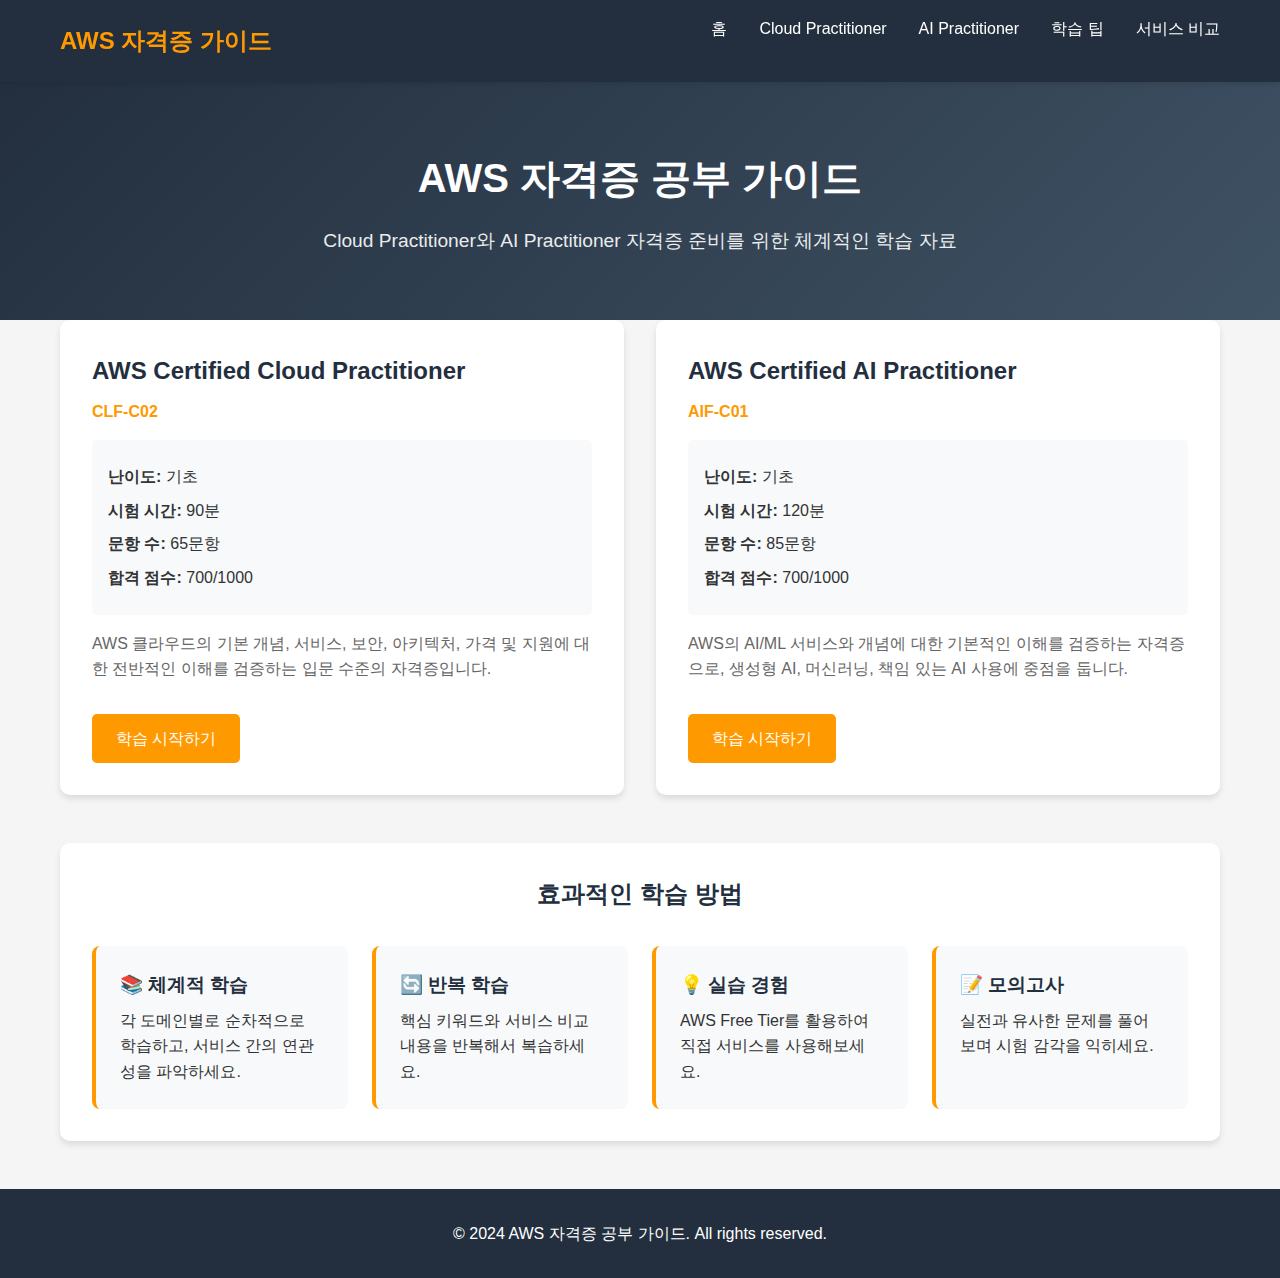
<file: index.html>
<!DOCTYPE html>
<html lang="ko">
<head>
    <meta charset="UTF-8">
    <meta name="viewport" content="width=device-width, initial-scale=1.0">
    <title>AWS 자격증 공부 가이드</title>
    <link rel="stylesheet" href="styles.css">
</head>
<body>
    <nav class="navbar">
        <div class="container">
            <h1 class="logo">AWS 자격증 가이드</h1>
            <ul class="nav-links">
                <li><a href="index.html">홈</a></li>
                <li><a href="cloud-practitioner.html">Cloud Practitioner</a></li>
                <li><a href="ai-practitioner.html">AI Practitioner</a></li>
                <li><a href="study-tips.html">학습 팁</a></li>
                <li><a href="services-comparison.html">서비스 비교</a></li>
            </ul>
        </div>
    </nav>

    <header class="hero">
        <div class="container">
            <h1>AWS 자격증 공부 가이드</h1>
            <p>Cloud Practitioner와 AI Practitioner 자격증 준비를 위한 체계적인 학습 자료</p>
        </div>
    </header>

    <main class="container">
        <section class="cert-cards">
            <div class="card">
                <h2>AWS Certified Cloud Practitioner</h2>
                <p class="cert-code">CLF-C02</p>
                <div class="cert-info">
                    <p><strong>난이도:</strong> 기초</p>
                    <p><strong>시험 시간:</strong> 90분</p>
                    <p><strong>문항 수:</strong> 65문항</p>
                    <p><strong>합격 점수:</strong> 700/1000</p>
                </div>
                <p class="description">
                    AWS 클라우드의 기본 개념, 서비스, 보안, 아키텍처, 가격 및 지원에 대한 전반적인 이해를 검증하는 입문 수준의 자격증입니다.
                </p>
                <a href="cloud-practitioner.html" class="btn">학습 시작하기</a>
            </div>

            <div class="card">
                <h2>AWS Certified AI Practitioner</h2>
                <p class="cert-code">AIF-C01</p>
                <div class="cert-info">
                    <p><strong>난이도:</strong> 기초</p>
                    <p><strong>시험 시간:</strong> 120분</p>
                    <p><strong>문항 수:</strong> 85문항</p>
                    <p><strong>합격 점수:</strong> 700/1000</p>
                </div>
                <p class="description">
                    AWS의 AI/ML 서비스와 개념에 대한 기본적인 이해를 검증하는 자격증으로, 생성형 AI, 머신러닝, 책임 있는 AI 사용에 중점을 둡니다.
                </p>
                <a href="ai-practitioner.html" class="btn">학습 시작하기</a>
            </div>
        </section>

        <section class="study-tips">
            <h2>효과적인 학습 방법</h2>
            <div class="tips-grid">
                <div class="tip">
                    <h3>📚 체계적 학습</h3>
                    <p>각 도메인별로 순차적으로 학습하고, 서비스 간의 연관성을 파악하세요.</p>
                </div>
                <div class="tip">
                    <h3>🔄 반복 학습</h3>
                    <p>핵심 키워드와 서비스 비교 내용을 반복해서 복습하세요.</p>
                </div>
                <div class="tip">
                    <h3>💡 실습 경험</h3>
                    <p>AWS Free Tier를 활용하여 직접 서비스를 사용해보세요.</p>
                </div>
                <div class="tip">
                    <h3>📝 모의고사</h3>
                    <p>실전과 유사한 문제를 풀어보며 시험 감각을 익히세요.</p>
                </div>
            </div>
        </section>
    </main>

    <footer>
        <div class="container">
            <p>&copy; 2024 AWS 자격증 공부 가이드. All rights reserved.</p>
        </div>
    </footer>
</body>
</html>
</file>
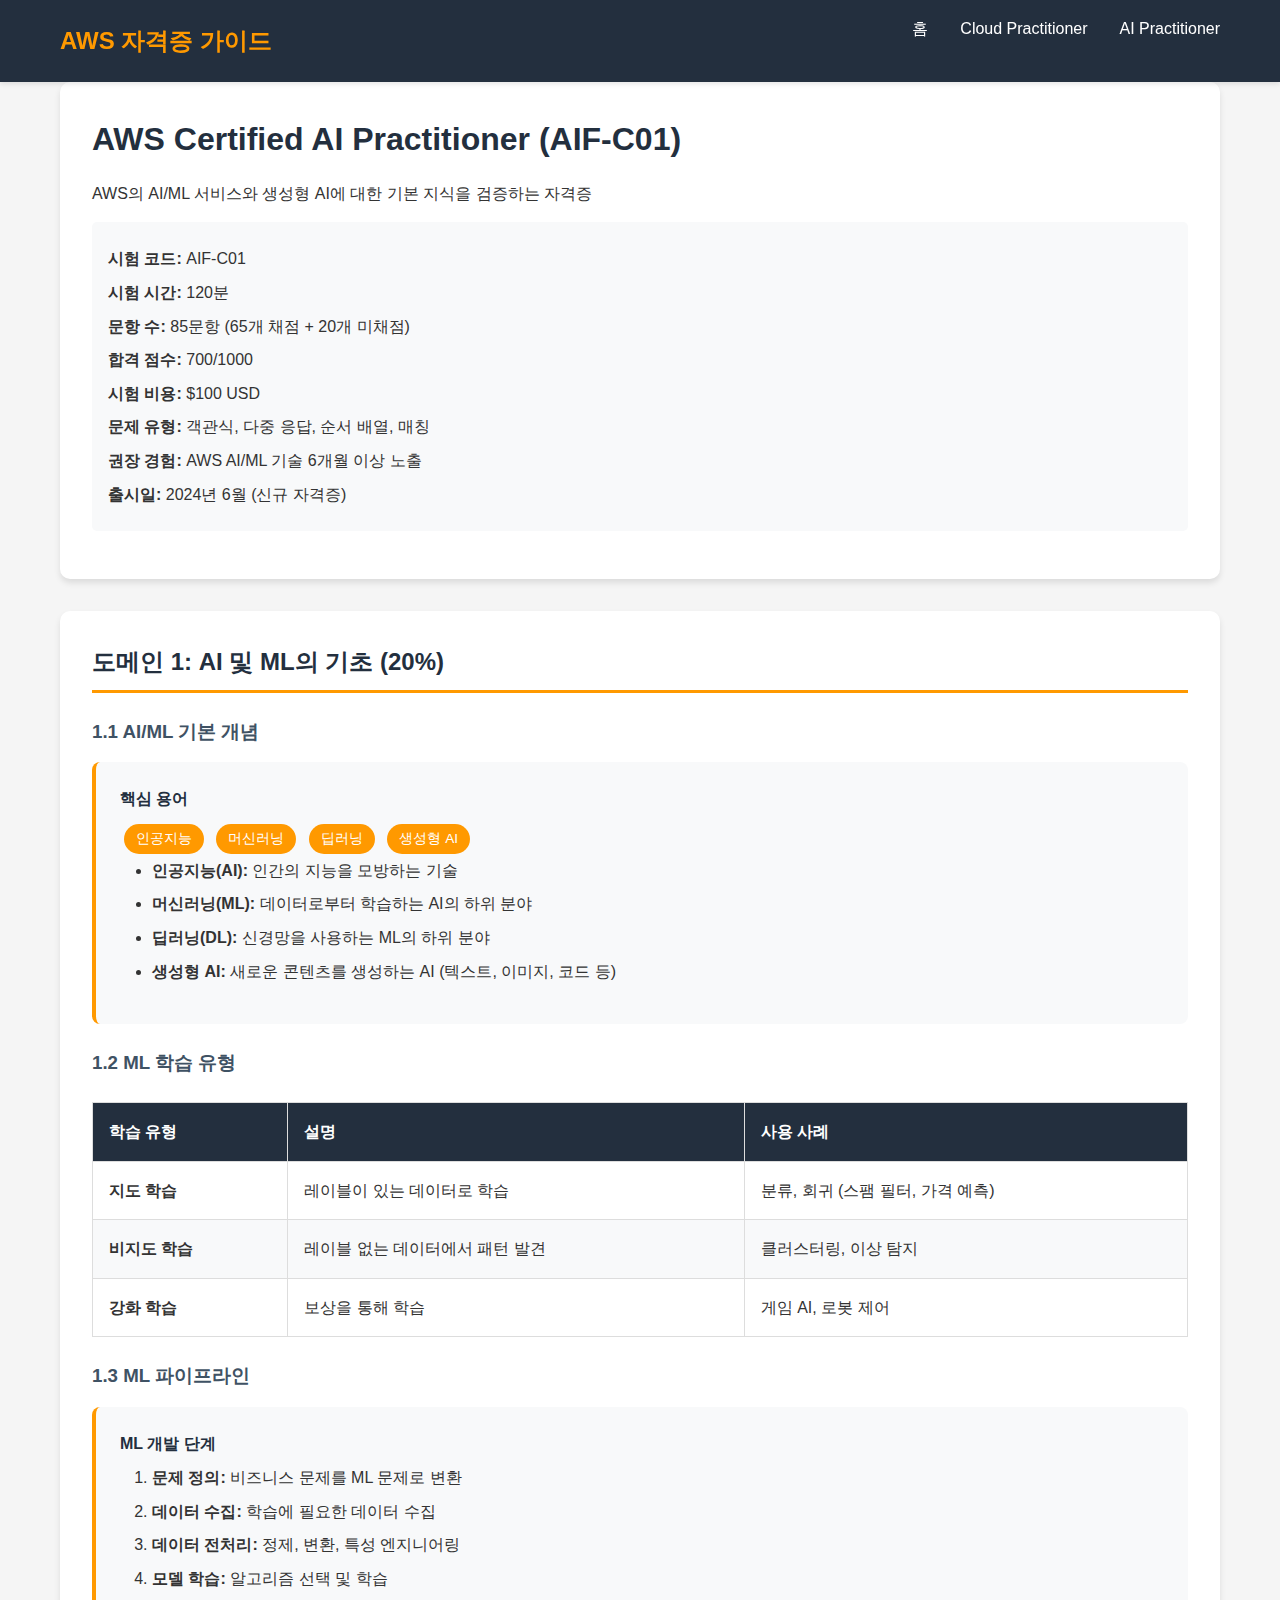
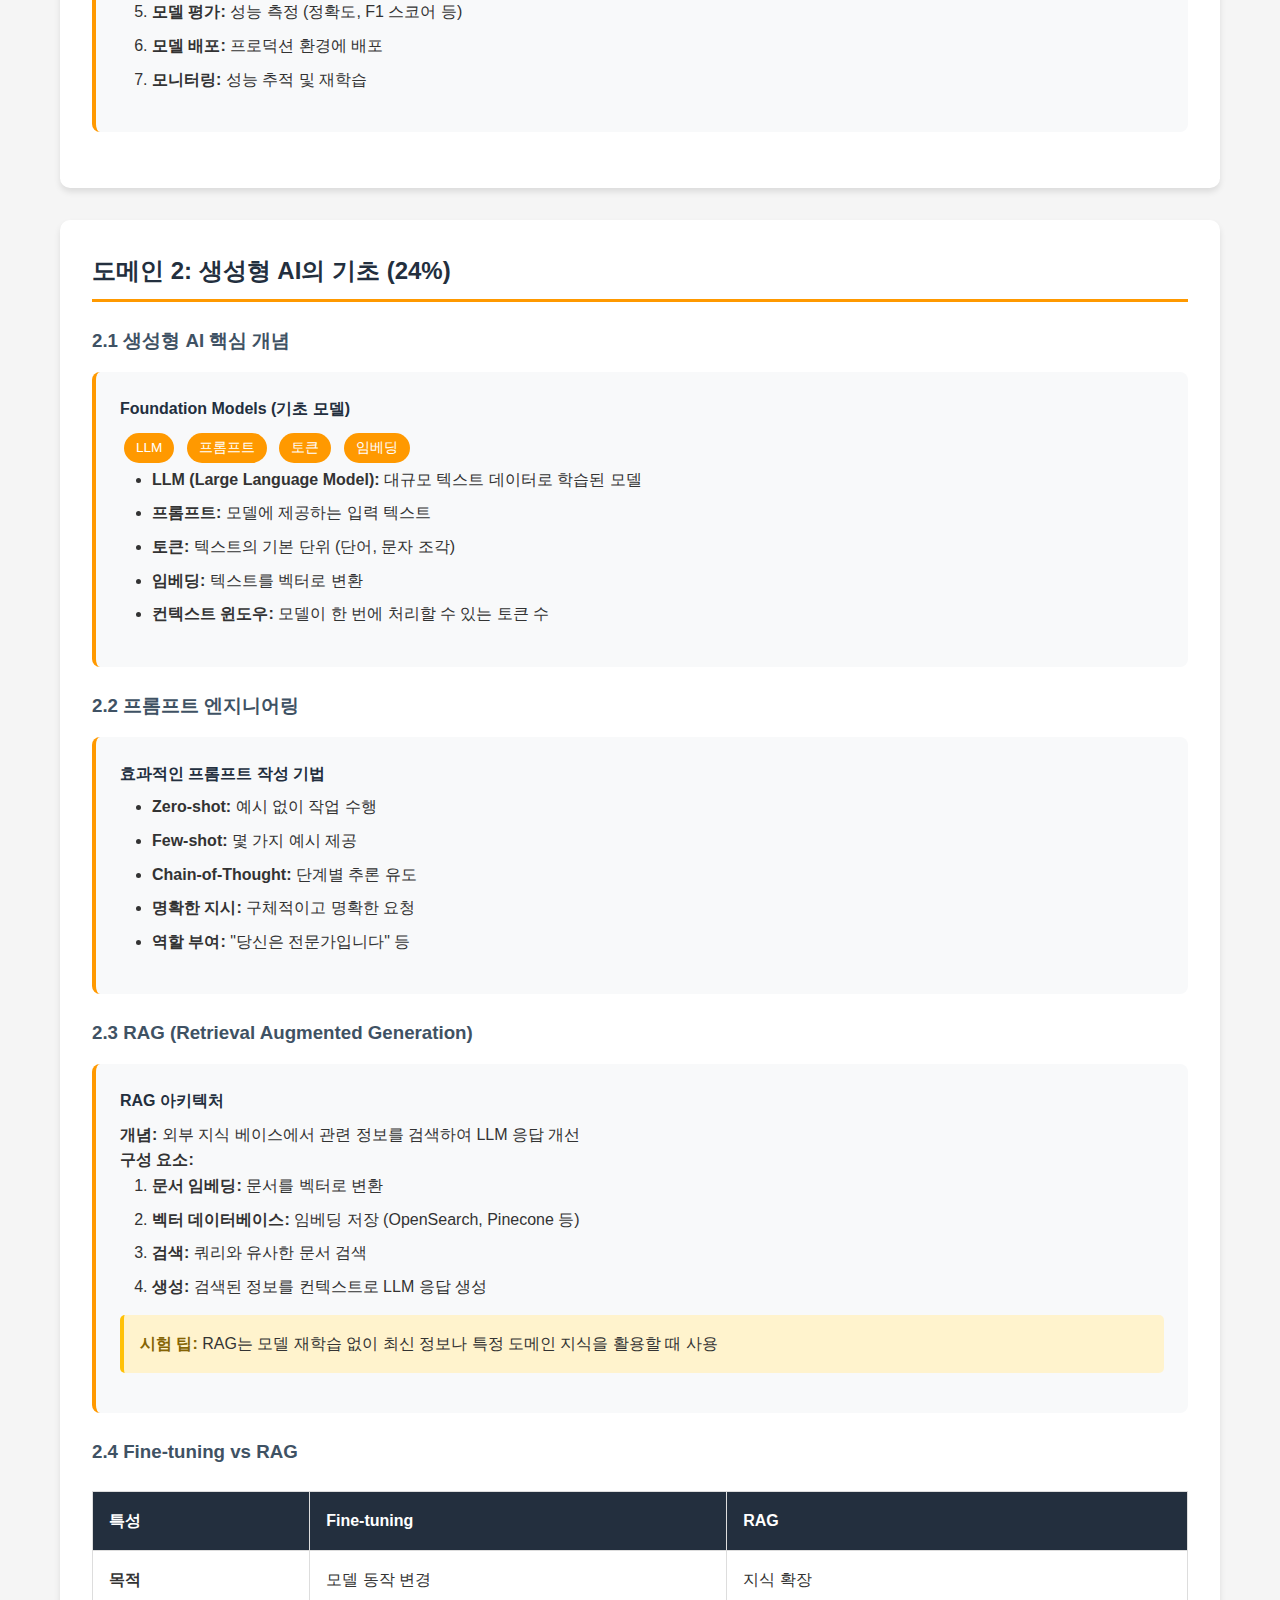
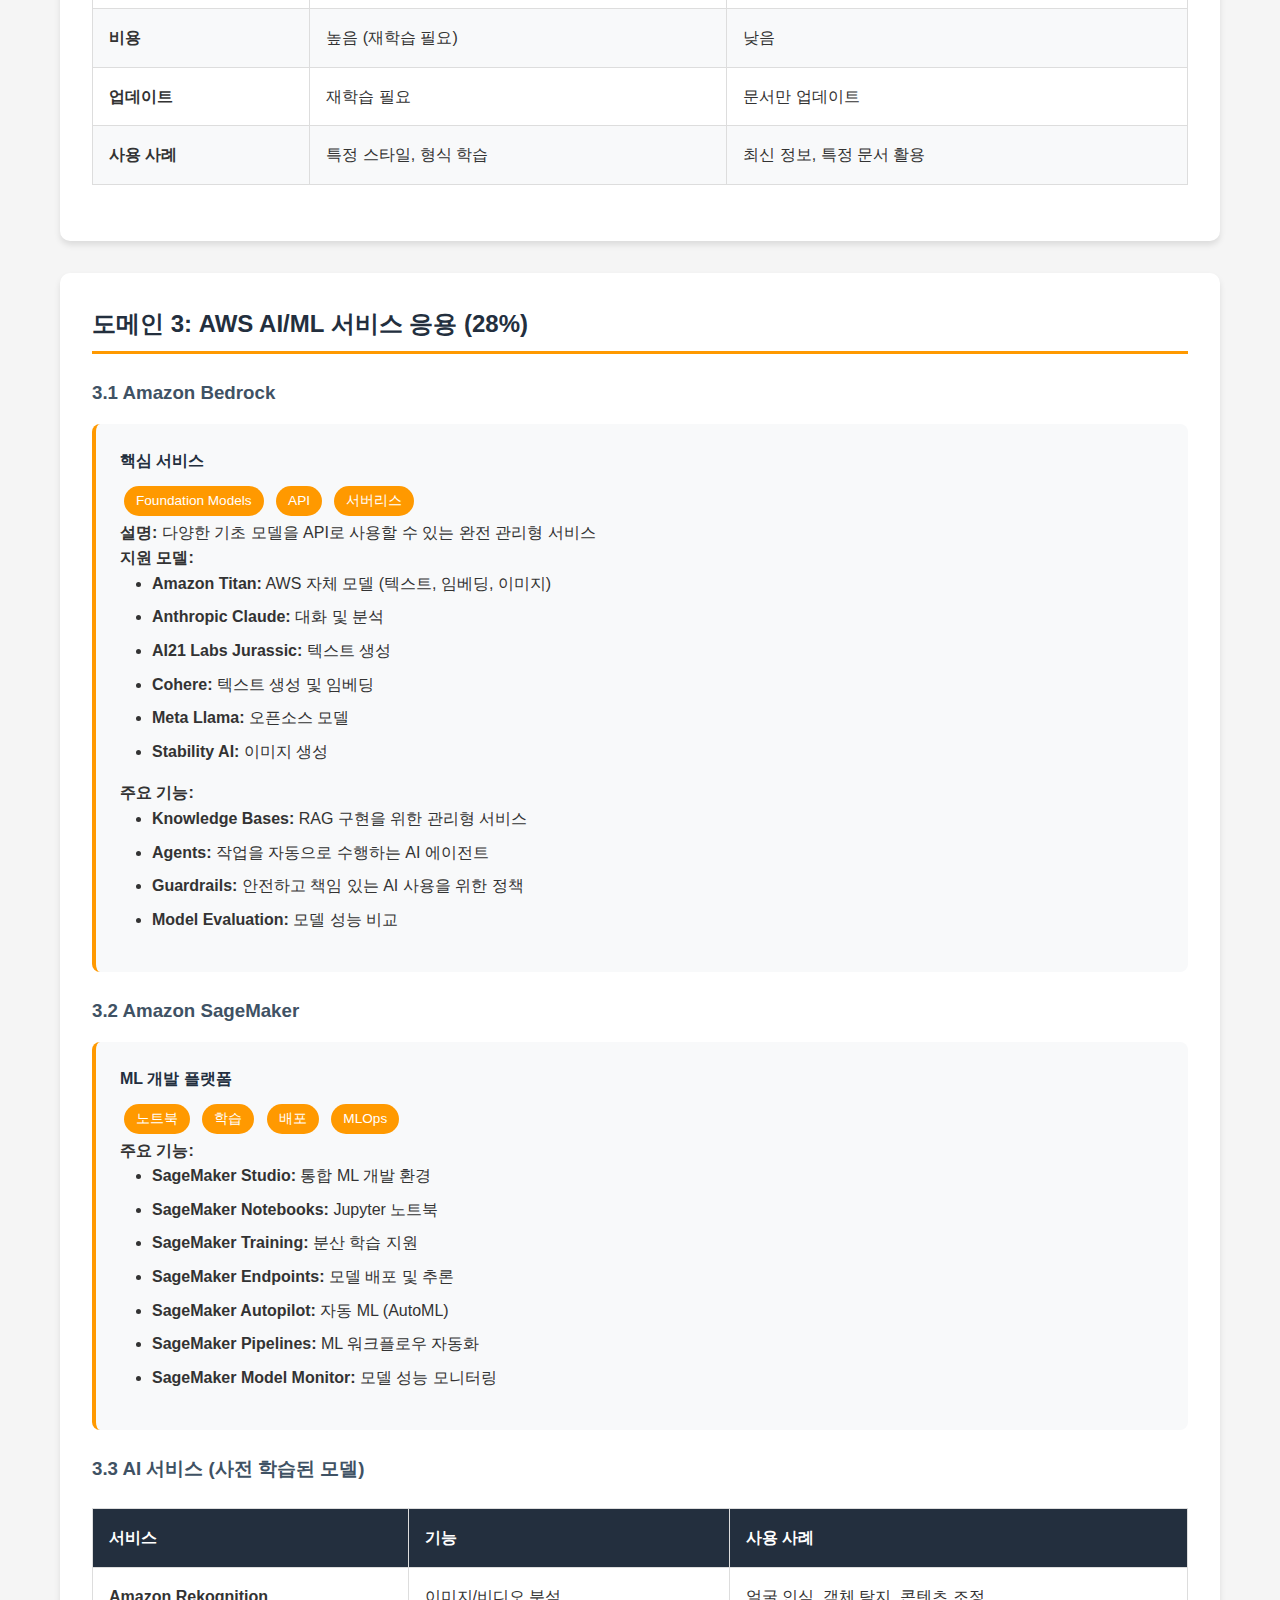
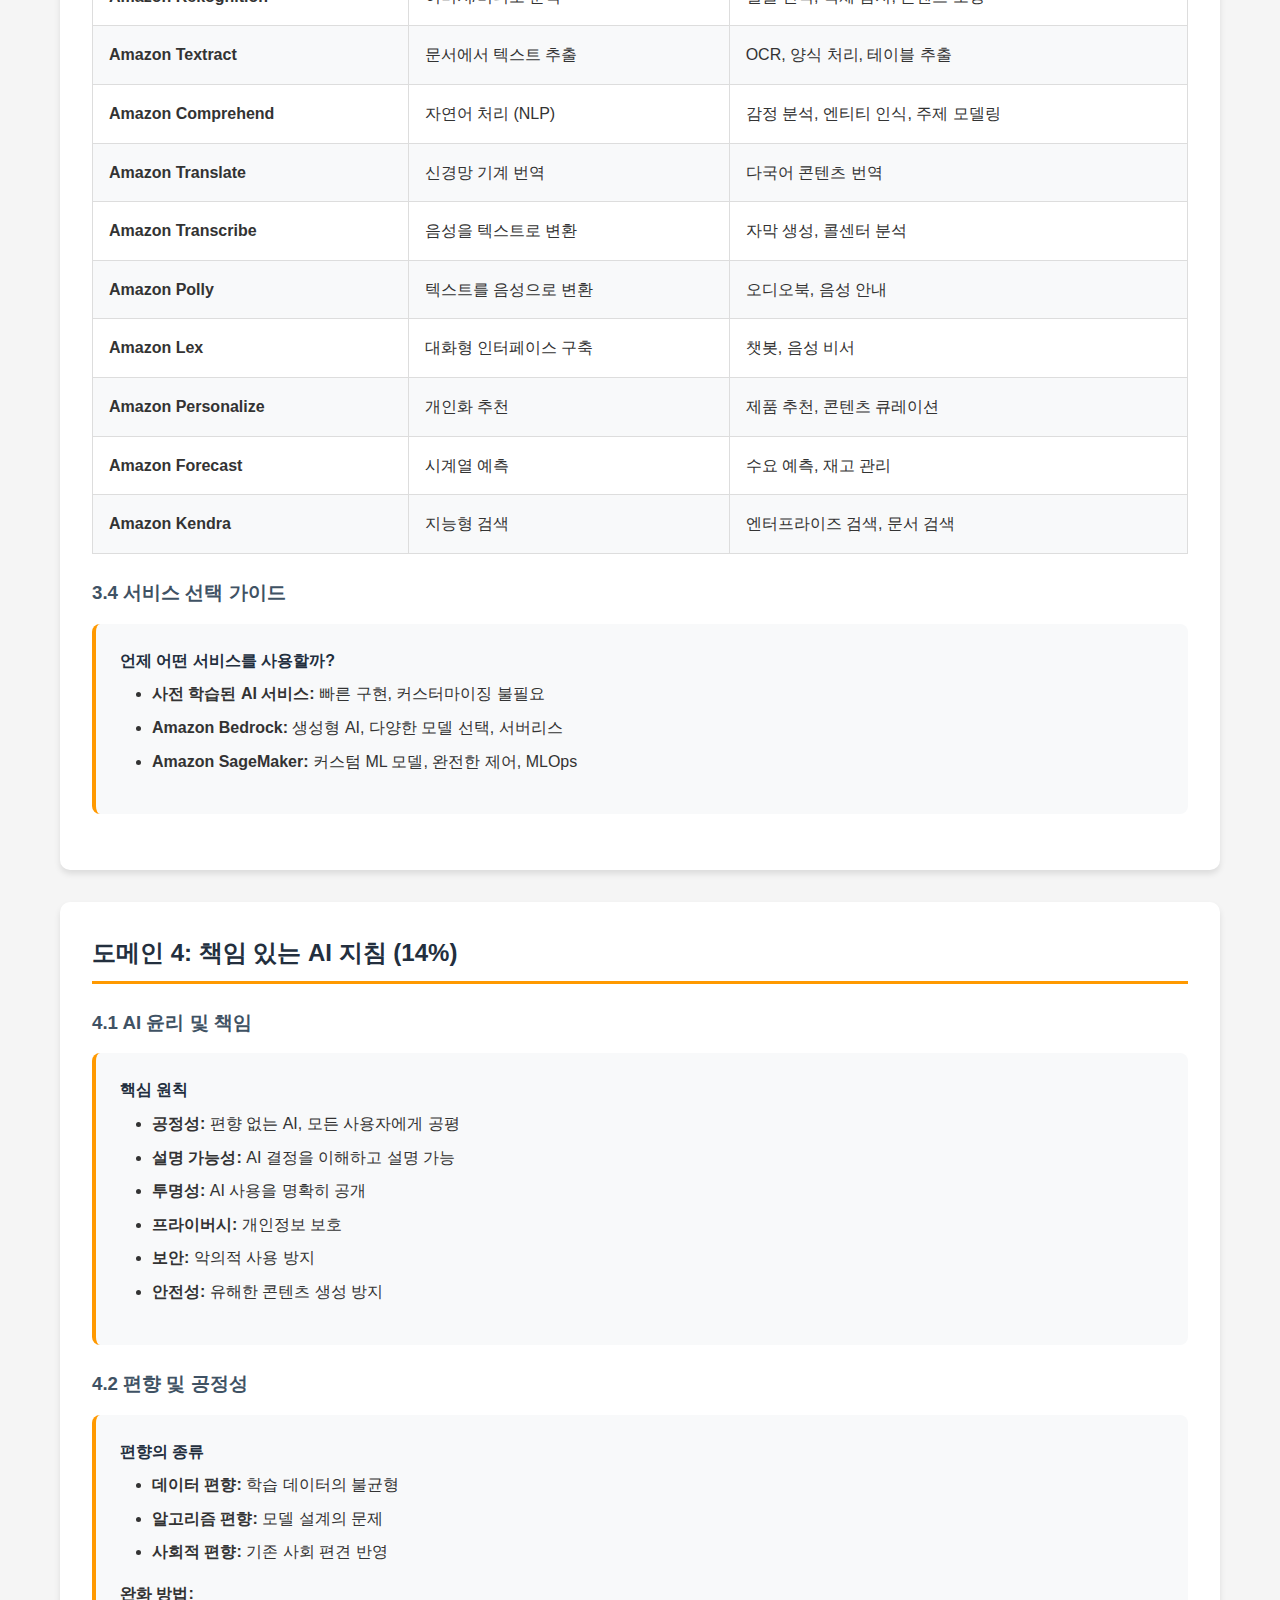
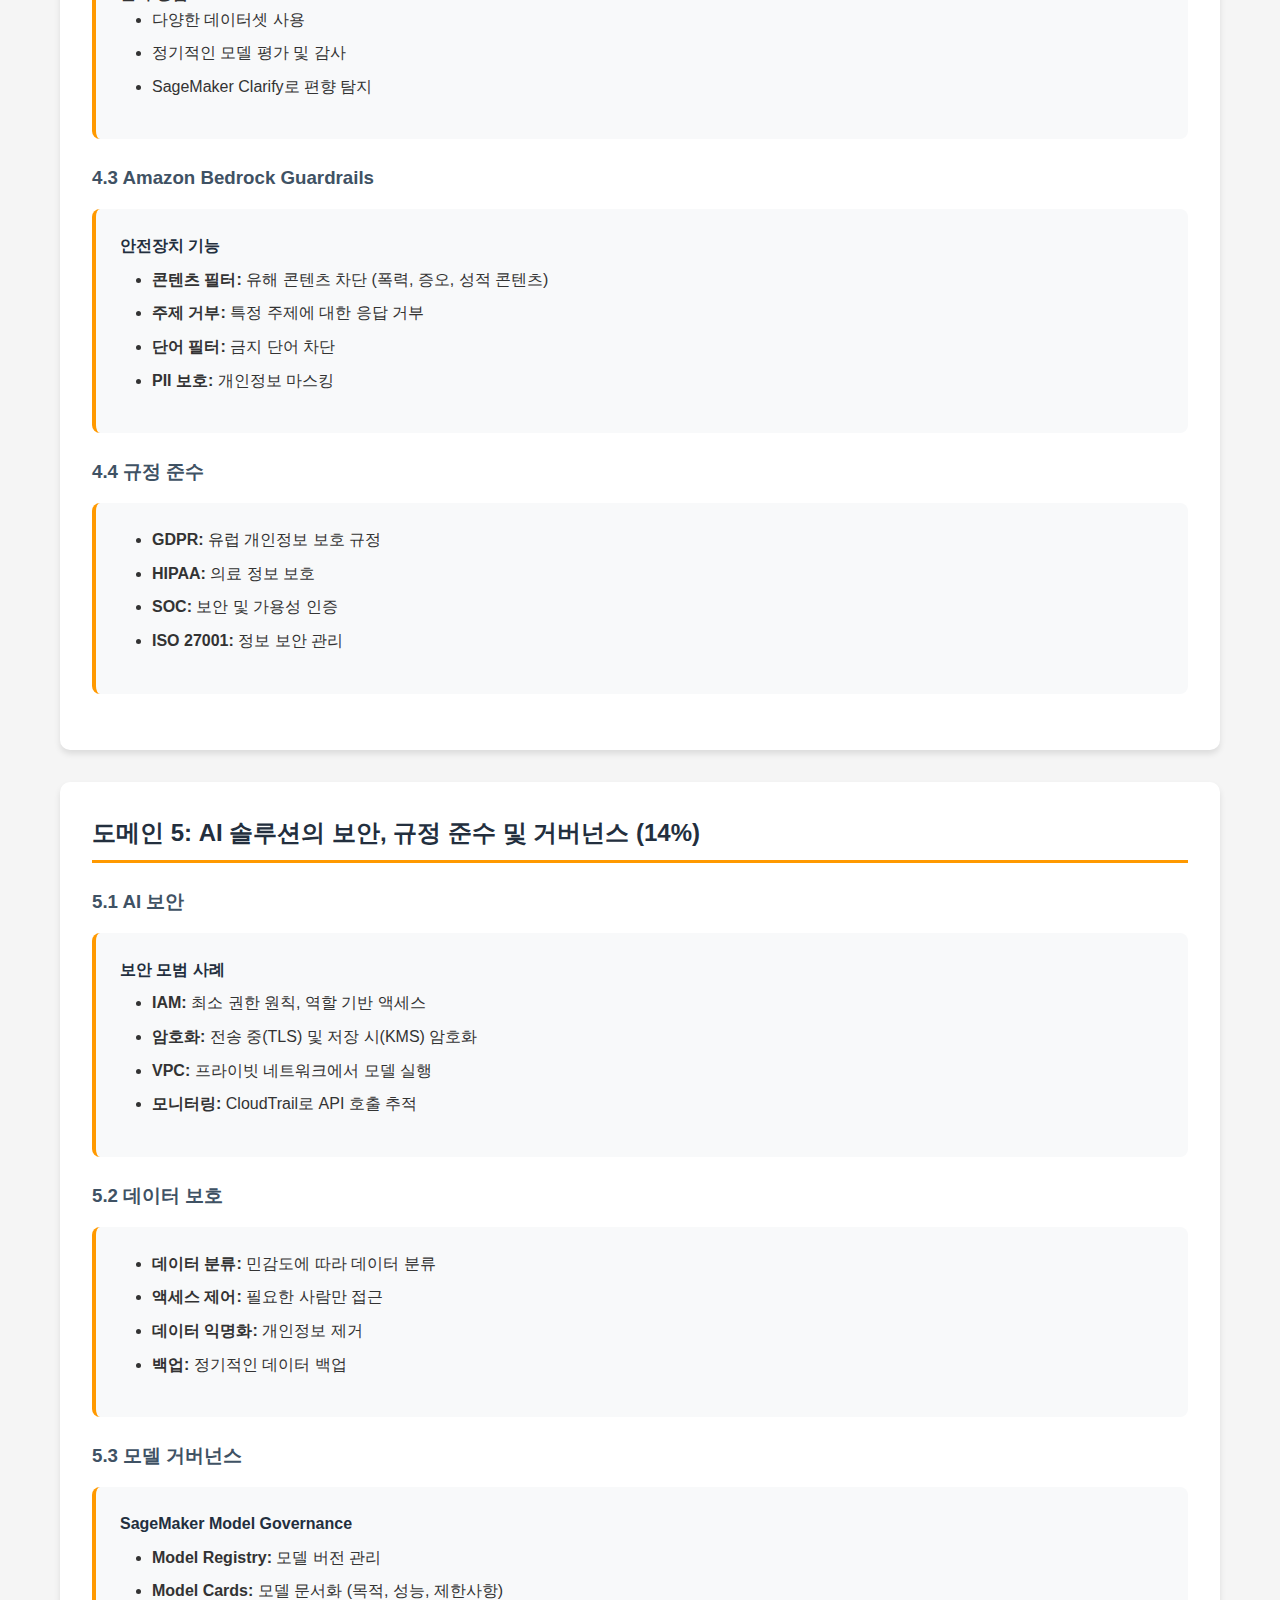
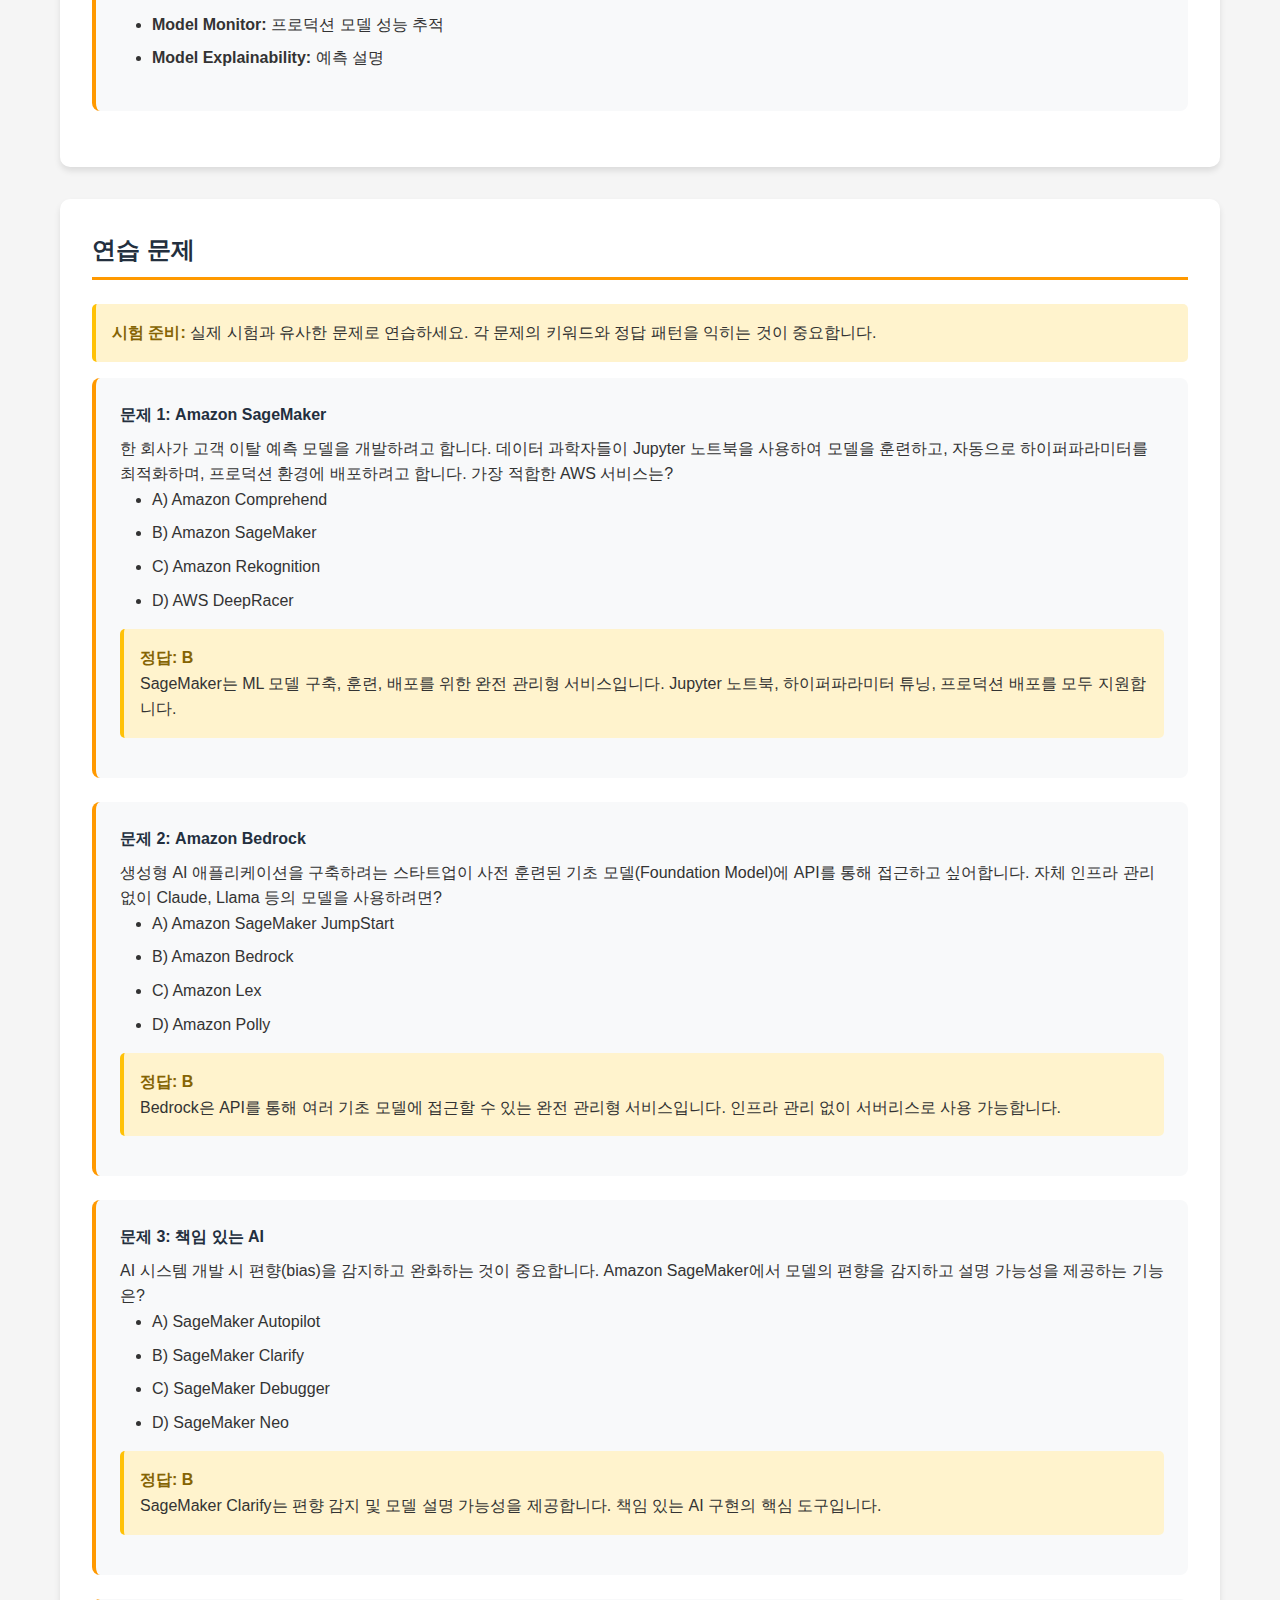
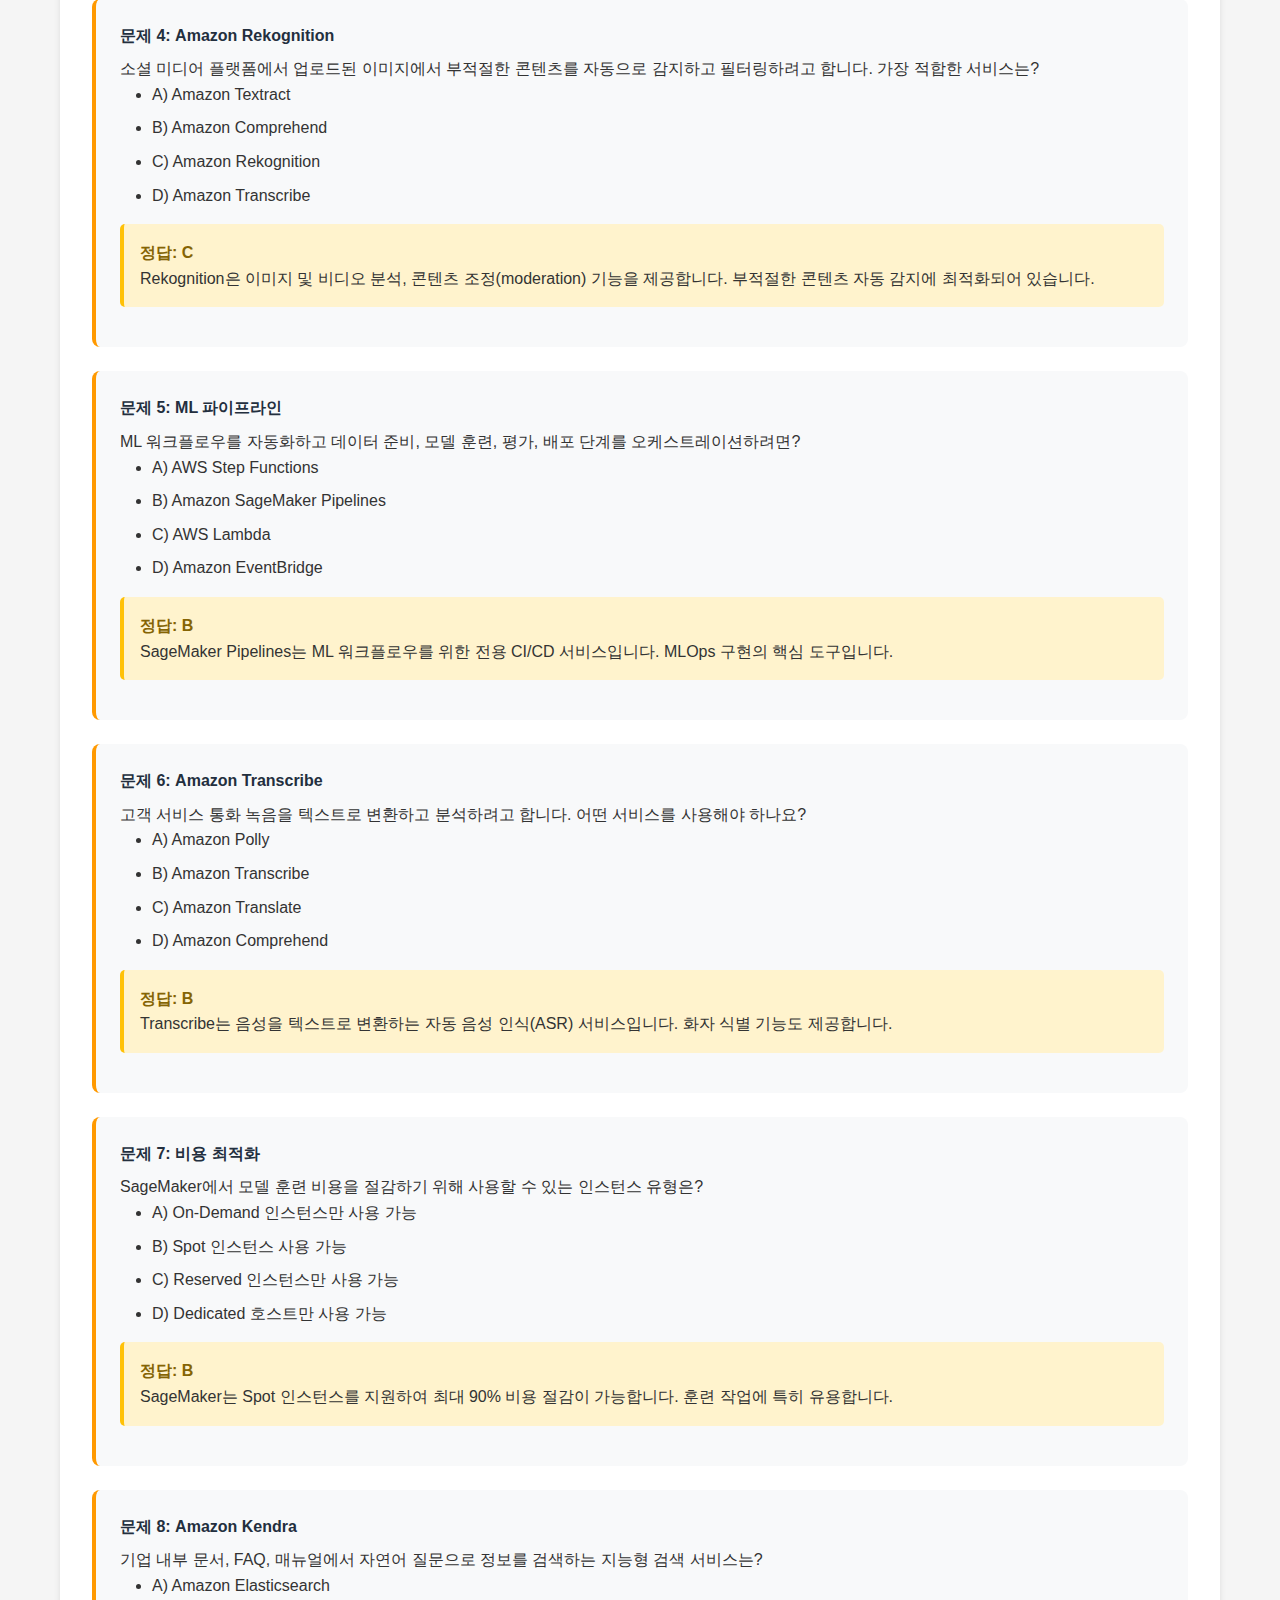
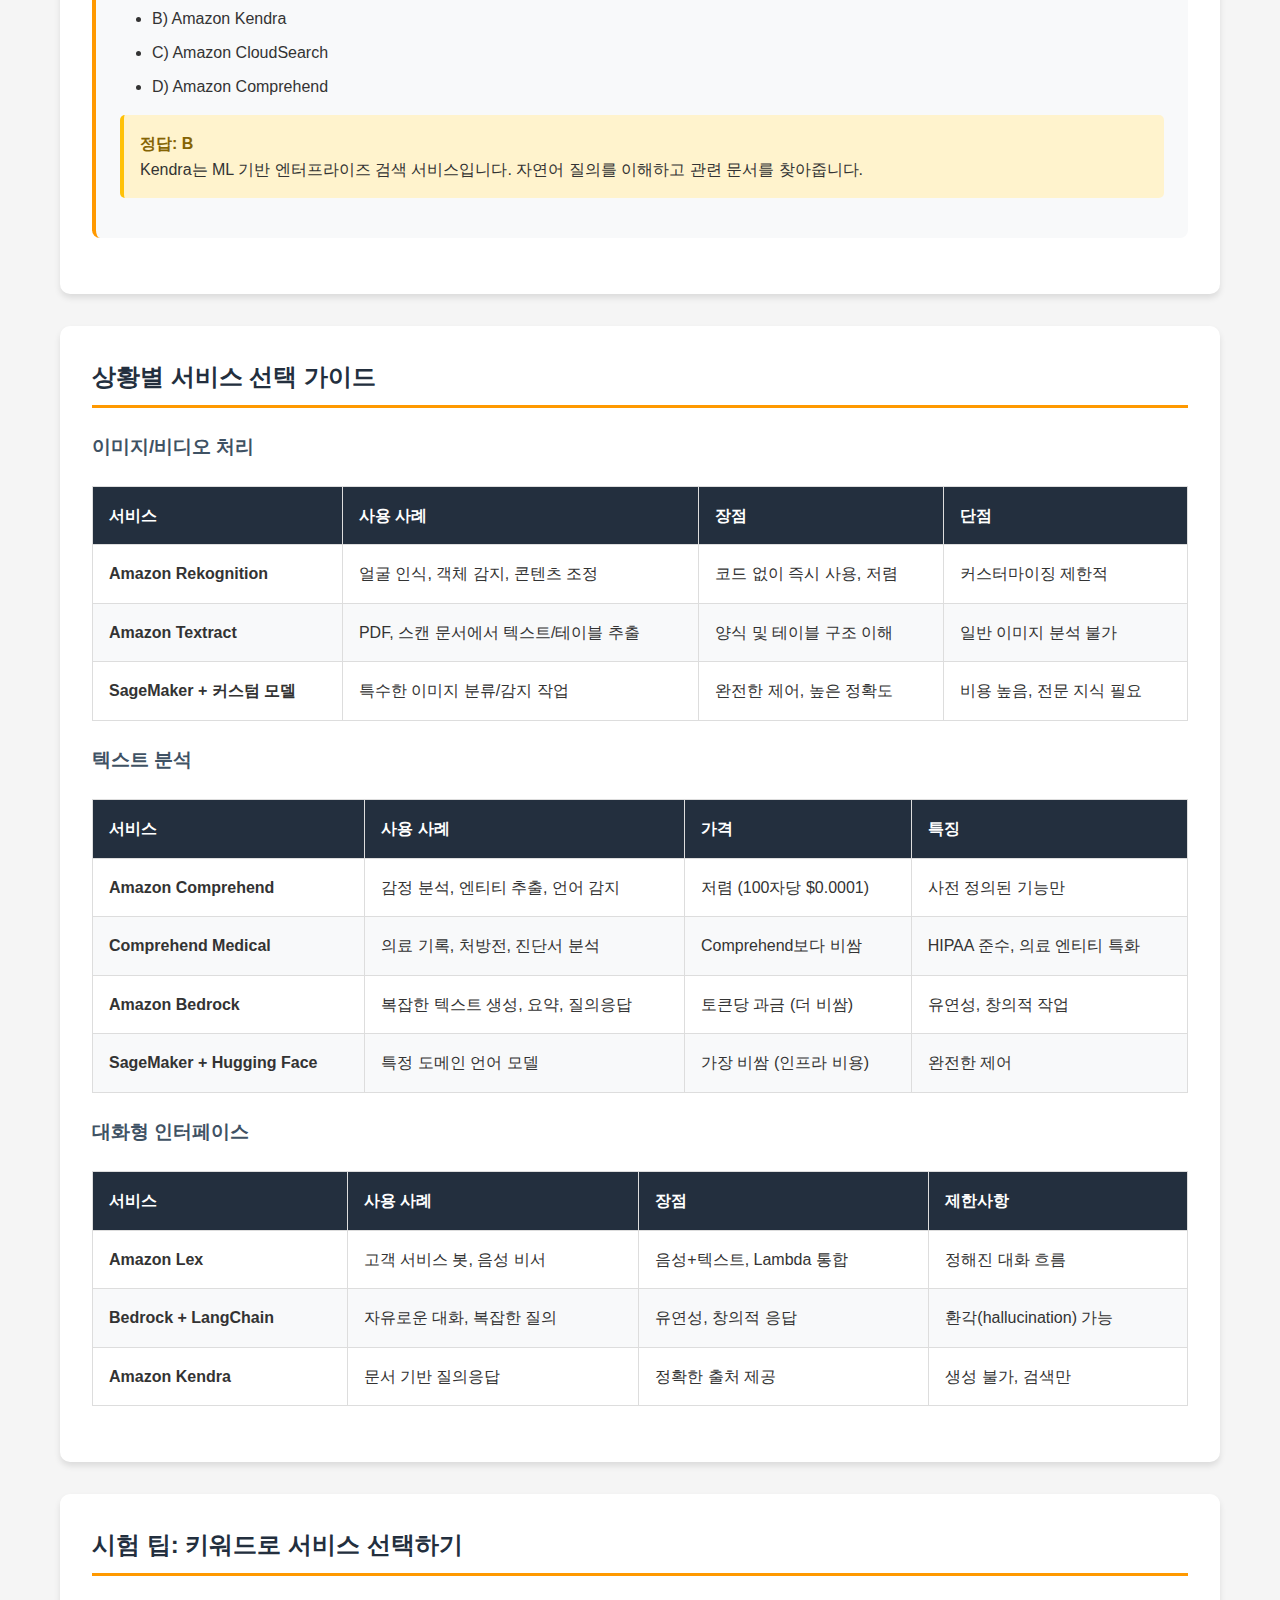
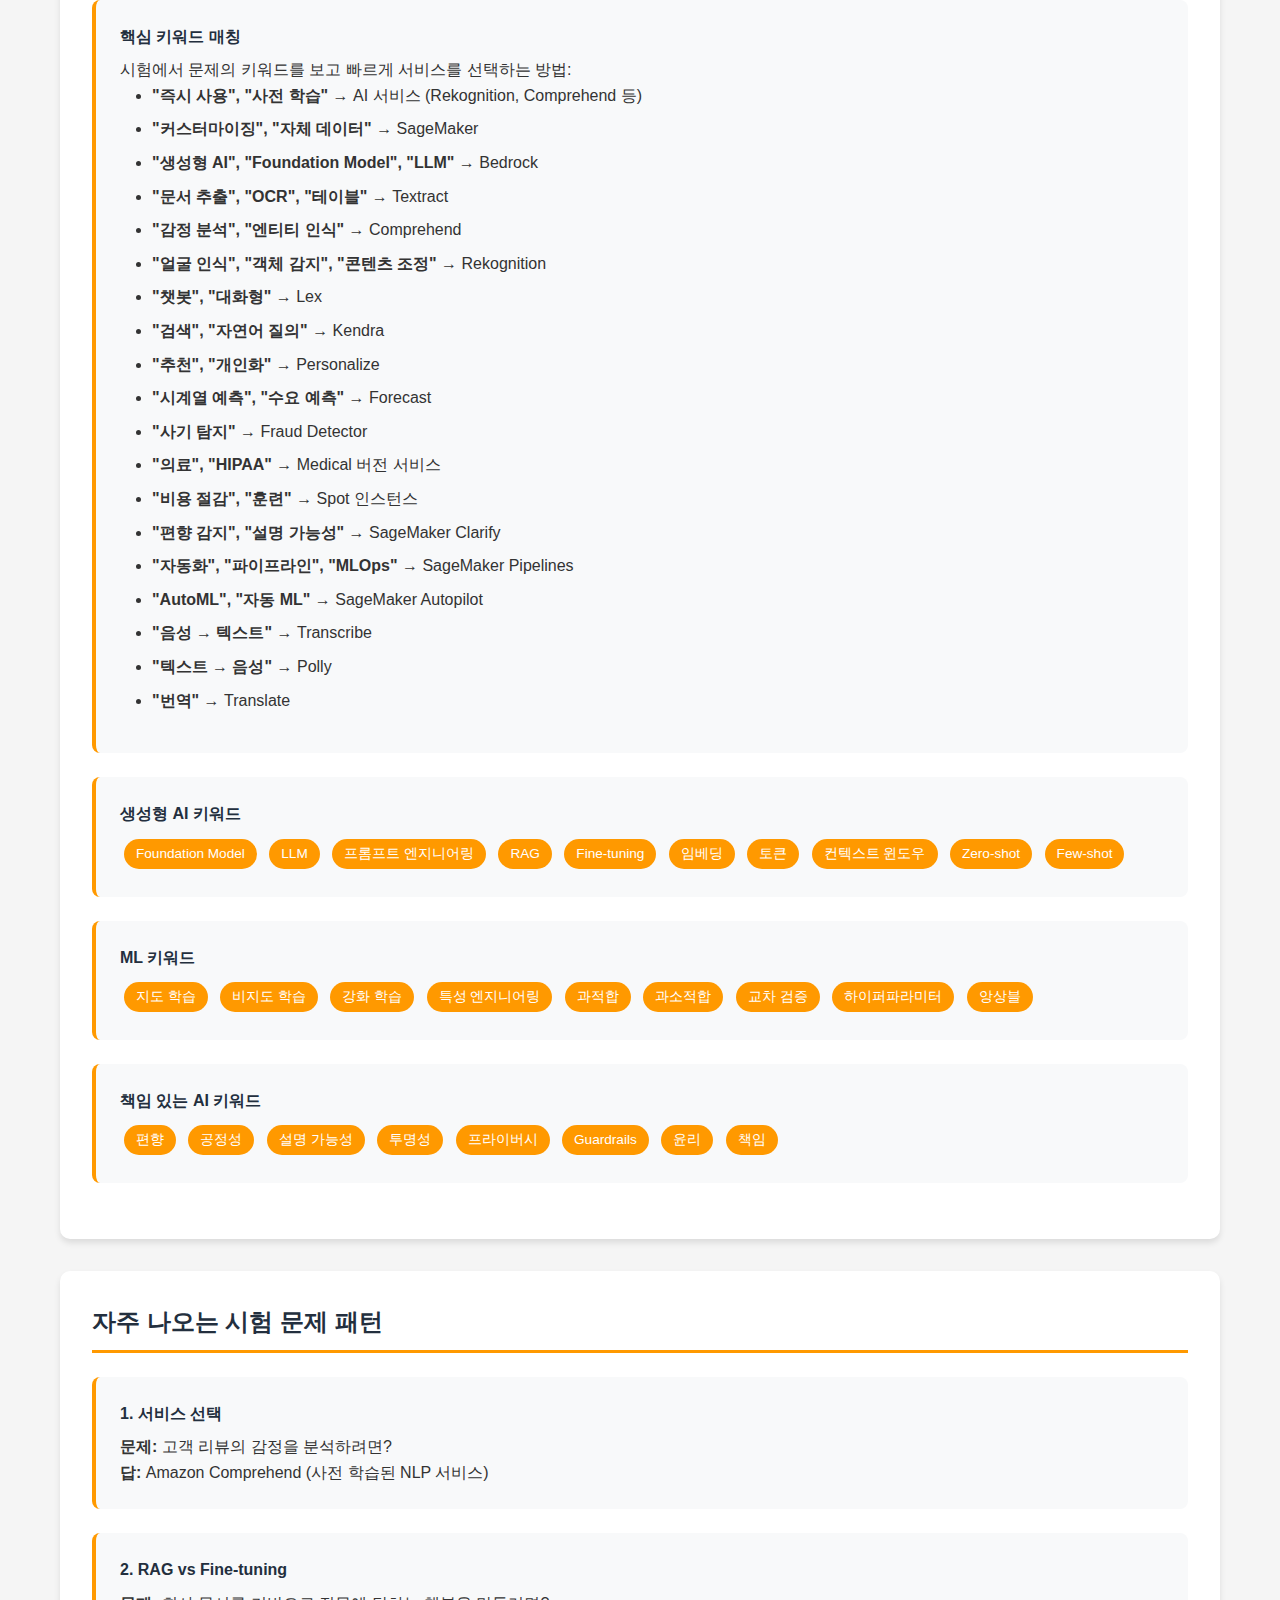
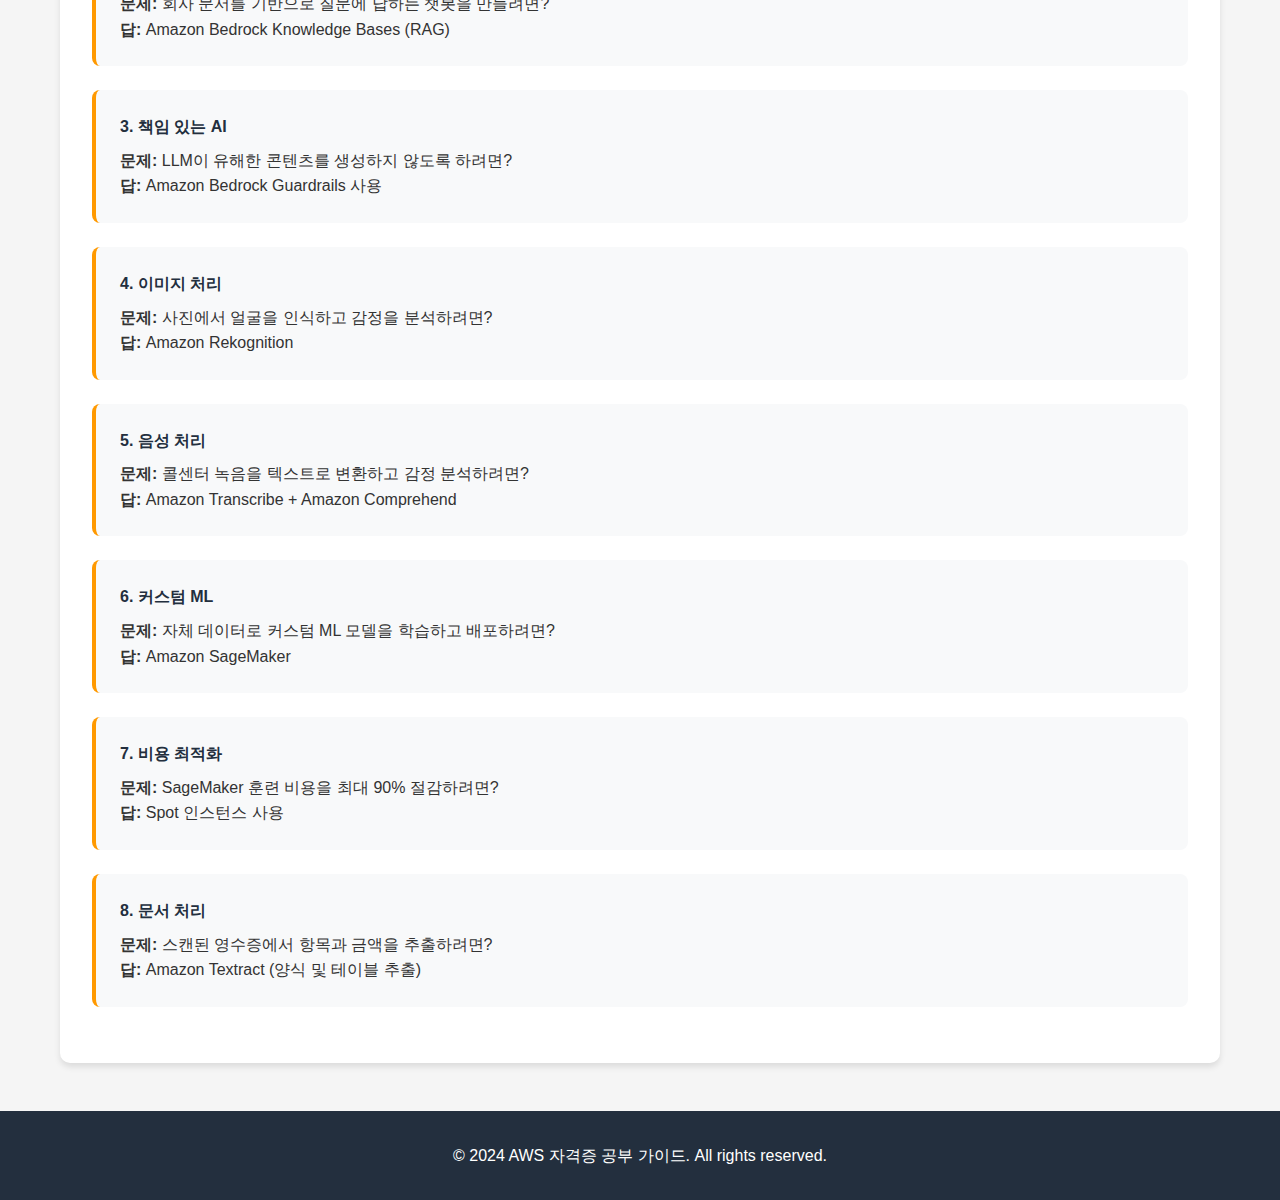
<file: ai-practitioner-backup.html>
<!DOCTYPE html>
<html lang="ko">
<head>
    <meta charset="UTF-8">
    <meta name="viewport" content="width=device-width, initial-scale=1.0">
    <title>AWS AI Practitioner - 학습 가이드</title>
    <link rel="stylesheet" href="styles.css">
</head>
<body>
    <nav class="navbar">
        <div class="container">
            <h1 class="logo">AWS 자격증 가이드</h1>
            <ul class="nav-links">
                <li><a href="index.html">홈</a></li>
                <li><a href="cloud-practitioner.html">Cloud Practitioner</a></li>
                <li><a href="ai-practitioner.html">AI Practitioner</a></li>
            </ul>
        </div>
    </nav>

    <main class="container">
        <div class="content-header">
            <h1>AWS Certified AI Practitioner (AIF-C01)</h1>
            <p>AWS의 AI/ML 서비스와 생성형 AI에 대한 기본 지식을 검증하는 자격증</p>
            <div class="cert-info">
                <p><strong>시험 코드:</strong> AIF-C01</p>
                <p><strong>시험 시간:</strong> 120분</p>
                <p><strong>문항 수:</strong> 85문항 (65개 채점 + 20개 미채점)</p>
                <p><strong>합격 점수:</strong> 700/1000</p>
                <p><strong>시험 비용:</strong> $100 USD</p>
                <p><strong>문제 유형:</strong> 객관식, 다중 응답, 순서 배열, 매칭</p>
                <p><strong>권장 경험:</strong> AWS AI/ML 기술 6개월 이상 노출</p>
                <p><strong>출시일:</strong> 2024년 6월 (신규 자격증)</p>
            </div>
        </div>

        <section class="domain-section">
            <h2>도메인 1: AI 및 ML의 기초 (20%)</h2>
            
            <h3>1.1 AI/ML 기본 개념</h3>
            <div class="service-card">
                <h4>핵심 용어</h4>
                <span class="keyword-tag">인공지능</span>
                <span class="keyword-tag">머신러닝</span>
                <span class="keyword-tag">딥러닝</span>
                <span class="keyword-tag">생성형 AI</span>
                <ul>
                    <li><strong>인공지능(AI):</strong> 인간의 지능을 모방하는 기술</li>
                    <li><strong>머신러닝(ML):</strong> 데이터로부터 학습하는 AI의 하위 분야</li>
                    <li><strong>딥러닝(DL):</strong> 신경망을 사용하는 ML의 하위 분야</li>
                    <li><strong>생성형 AI:</strong> 새로운 콘텐츠를 생성하는 AI (텍스트, 이미지, 코드 등)</li>
                </ul>
            </div>

            <h3>1.2 ML 학습 유형</h3>
            <table class="comparison-table">
                <thead>
                    <tr>
                        <th>학습 유형</th>
                        <th>설명</th>
                        <th>사용 사례</th>
                    </tr>
                </thead>
                <tbody>
                    <tr>
                        <td><strong>지도 학습</strong></td>
                        <td>레이블이 있는 데이터로 학습</td>
                        <td>분류, 회귀 (스팸 필터, 가격 예측)</td>
                    </tr>
                    <tr>
                        <td><strong>비지도 학습</strong></td>
                        <td>레이블 없는 데이터에서 패턴 발견</td>
                        <td>클러스터링, 이상 탐지</td>
                    </tr>
                    <tr>
                        <td><strong>강화 학습</strong></td>
                        <td>보상을 통해 학습</td>
                        <td>게임 AI, 로봇 제어</td>
                    </tr>
                </tbody>
            </table>

            <h3>1.3 ML 파이프라인</h3>
            <div class="service-card">
                <h4>ML 개발 단계</h4>
                <ol>
                    <li><strong>문제 정의:</strong> 비즈니스 문제를 ML 문제로 변환</li>
                    <li><strong>데이터 수집:</strong> 학습에 필요한 데이터 수집</li>
                    <li><strong>데이터 전처리:</strong> 정제, 변환, 특성 엔지니어링</li>
                    <li><strong>모델 학습:</strong> 알고리즘 선택 및 학습</li>
                    <li><strong>모델 평가:</strong> 성능 측정 (정확도, F1 스코어 등)</li>
                    <li><strong>모델 배포:</strong> 프로덕션 환경에 배포</li>
                    <li><strong>모니터링:</strong> 성능 추적 및 재학습</li>
                </ol>
            </div>
        </section>

        <section class="domain-section">
            <h2>도메인 2: 생성형 AI의 기초 (24%)</h2>
            
            <h3>2.1 생성형 AI 핵심 개념</h3>
            <div class="service-card">
                <h4>Foundation Models (기초 모델)</h4>
                <span class="keyword-tag">LLM</span>
                <span class="keyword-tag">프롬프트</span>
                <span class="keyword-tag">토큰</span>
                <span class="keyword-tag">임베딩</span>
                <ul>
                    <li><strong>LLM (Large Language Model):</strong> 대규모 텍스트 데이터로 학습된 모델</li>
                    <li><strong>프롬프트:</strong> 모델에 제공하는 입력 텍스트</li>
                    <li><strong>토큰:</strong> 텍스트의 기본 단위 (단어, 문자 조각)</li>
                    <li><strong>임베딩:</strong> 텍스트를 벡터로 변환</li>
                    <li><strong>컨텍스트 윈도우:</strong> 모델이 한 번에 처리할 수 있는 토큰 수</li>
                </ul>
            </div>

            <h3>2.2 프롬프트 엔지니어링</h3>
            <div class="service-card">
                <h4>효과적인 프롬프트 작성 기법</h4>
                <ul>
                    <li><strong>Zero-shot:</strong> 예시 없이 작업 수행</li>
                    <li><strong>Few-shot:</strong> 몇 가지 예시 제공</li>
                    <li><strong>Chain-of-Thought:</strong> 단계별 추론 유도</li>
                    <li><strong>명확한 지시:</strong> 구체적이고 명확한 요청</li>
                    <li><strong>역할 부여:</strong> "당신은 전문가입니다" 등</li>
                </ul>
            </div>

            <h3>2.3 RAG (Retrieval Augmented Generation)</h3>
            <div class="service-card">
                <h4>RAG 아키텍처</h4>
                <p><strong>개념:</strong> 외부 지식 베이스에서 관련 정보를 검색하여 LLM 응답 개선</p>
                <p><strong>구성 요소:</strong></p>
                <ol>
                    <li><strong>문서 임베딩:</strong> 문서를 벡터로 변환</li>
                    <li><strong>벡터 데이터베이스:</strong> 임베딩 저장 (OpenSearch, Pinecone 등)</li>
                    <li><strong>검색:</strong> 쿼리와 유사한 문서 검색</li>
                    <li><strong>생성:</strong> 검색된 정보를 컨텍스트로 LLM 응답 생성</li>
                </ol>
                <div class="exam-tip">
                    <strong>시험 팁:</strong> RAG는 모델 재학습 없이 최신 정보나 특정 도메인 지식을 활용할 때 사용
                </div>
            </div>

            <h3>2.4 Fine-tuning vs RAG</h3>
            <table class="comparison-table">
                <thead>
                    <tr>
                        <th>특성</th>
                        <th>Fine-tuning</th>
                        <th>RAG</th>
                    </tr>
                </thead>
                <tbody>
                    <tr>
                        <td><strong>목적</strong></td>
                        <td>모델 동작 변경</td>
                        <td>지식 확장</td>
                    </tr>
                    <tr>
                        <td><strong>비용</strong></td>
                        <td>높음 (재학습 필요)</td>
                        <td>낮음</td>
                    </tr>
                    <tr>
                        <td><strong>업데이트</strong></td>
                        <td>재학습 필요</td>
                        <td>문서만 업데이트</td>
                    </tr>
                    <tr>
                        <td><strong>사용 사례</strong></td>
                        <td>특정 스타일, 형식 학습</td>
                        <td>최신 정보, 특정 문서 활용</td>
                    </tr>
                </tbody>
            </table>
        </section>

        <section class="domain-section">
            <h2>도메인 3: AWS AI/ML 서비스 응용 (28%)</h2>
            
            <h3>3.1 Amazon Bedrock</h3>
            <div class="service-card">
                <h4>핵심 서비스</h4>
                <span class="keyword-tag">Foundation Models</span>
                <span class="keyword-tag">API</span>
                <span class="keyword-tag">서버리스</span>
                <p><strong>설명:</strong> 다양한 기초 모델을 API로 사용할 수 있는 완전 관리형 서비스</p>
                <p><strong>지원 모델:</strong></p>
                <ul>
                    <li><strong>Amazon Titan:</strong> AWS 자체 모델 (텍스트, 임베딩, 이미지)</li>
                    <li><strong>Anthropic Claude:</strong> 대화 및 분석</li>
                    <li><strong>AI21 Labs Jurassic:</strong> 텍스트 생성</li>
                    <li><strong>Cohere:</strong> 텍스트 생성 및 임베딩</li>
                    <li><strong>Meta Llama:</strong> 오픈소스 모델</li>
                    <li><strong>Stability AI:</strong> 이미지 생성</li>
                </ul>
                <p><strong>주요 기능:</strong></p>
                <ul>
                    <li><strong>Knowledge Bases:</strong> RAG 구현을 위한 관리형 서비스</li>
                    <li><strong>Agents:</strong> 작업을 자동으로 수행하는 AI 에이전트</li>
                    <li><strong>Guardrails:</strong> 안전하고 책임 있는 AI 사용을 위한 정책</li>
                    <li><strong>Model Evaluation:</strong> 모델 성능 비교</li>
                </ul>
            </div>

            <h3>3.2 Amazon SageMaker</h3>
            <div class="service-card">
                <h4>ML 개발 플랫폼</h4>
                <span class="keyword-tag">노트북</span>
                <span class="keyword-tag">학습</span>
                <span class="keyword-tag">배포</span>
                <span class="keyword-tag">MLOps</span>
                <p><strong>주요 기능:</strong></p>
                <ul>
                    <li><strong>SageMaker Studio:</strong> 통합 ML 개발 환경</li>
                    <li><strong>SageMaker Notebooks:</strong> Jupyter 노트북</li>
                    <li><strong>SageMaker Training:</strong> 분산 학습 지원</li>
                    <li><strong>SageMaker Endpoints:</strong> 모델 배포 및 추론</li>
                    <li><strong>SageMaker Autopilot:</strong> 자동 ML (AutoML)</li>
                    <li><strong>SageMaker Pipelines:</strong> ML 워크플로우 자동화</li>
                    <li><strong>SageMaker Model Monitor:</strong> 모델 성능 모니터링</li>
                </ul>
            </div>

            <h3>3.3 AI 서비스 (사전 학습된 모델)</h3>
            <table class="comparison-table">
                <thead>
                    <tr>
                        <th>서비스</th>
                        <th>기능</th>
                        <th>사용 사례</th>
                    </tr>
                </thead>
                <tbody>
                    <tr>
                        <td><strong>Amazon Rekognition</strong></td>
                        <td>이미지/비디오 분석</td>
                        <td>얼굴 인식, 객체 탐지, 콘텐츠 조정</td>
                    </tr>
                    <tr>
                        <td><strong>Amazon Textract</strong></td>
                        <td>문서에서 텍스트 추출</td>
                        <td>OCR, 양식 처리, 테이블 추출</td>
                    </tr>
                    <tr>
                        <td><strong>Amazon Comprehend</strong></td>
                        <td>자연어 처리 (NLP)</td>
                        <td>감정 분석, 엔티티 인식, 주제 모델링</td>
                    </tr>
                    <tr>
                        <td><strong>Amazon Translate</strong></td>
                        <td>신경망 기계 번역</td>
                        <td>다국어 콘텐츠 번역</td>
                    </tr>
                    <tr>
                        <td><strong>Amazon Transcribe</strong></td>
                        <td>음성을 텍스트로 변환</td>
                        <td>자막 생성, 콜센터 분석</td>
                    </tr>
                    <tr>
                        <td><strong>Amazon Polly</strong></td>
                        <td>텍스트를 음성으로 변환</td>
                        <td>오디오북, 음성 안내</td>
                    </tr>
                    <tr>
                        <td><strong>Amazon Lex</strong></td>
                        <td>대화형 인터페이스 구축</td>
                        <td>챗봇, 음성 비서</td>
                    </tr>
                    <tr>
                        <td><strong>Amazon Personalize</strong></td>
                        <td>개인화 추천</td>
                        <td>제품 추천, 콘텐츠 큐레이션</td>
                    </tr>
                    <tr>
                        <td><strong>Amazon Forecast</strong></td>
                        <td>시계열 예측</td>
                        <td>수요 예측, 재고 관리</td>
                    </tr>
                    <tr>
                        <td><strong>Amazon Kendra</strong></td>
                        <td>지능형 검색</td>
                        <td>엔터프라이즈 검색, 문서 검색</td>
                    </tr>
                </tbody>
            </table>

            <h3>3.4 서비스 선택 가이드</h3>
            <div class="service-card">
                <h4>언제 어떤 서비스를 사용할까?</h4>
                <ul>
                    <li><strong>사전 학습된 AI 서비스:</strong> 빠른 구현, 커스터마이징 불필요</li>
                    <li><strong>Amazon Bedrock:</strong> 생성형 AI, 다양한 모델 선택, 서버리스</li>
                    <li><strong>Amazon SageMaker:</strong> 커스텀 ML 모델, 완전한 제어, MLOps</li>
                </ul>
            </div>
        </section>

        <section class="domain-section">
            <h2>도메인 4: 책임 있는 AI 지침 (14%)</h2>
            
            <h3>4.1 AI 윤리 및 책임</h3>
            <div class="service-card">
                <h4>핵심 원칙</h4>
                <ul>
                    <li><strong>공정성:</strong> 편향 없는 AI, 모든 사용자에게 공평</li>
                    <li><strong>설명 가능성:</strong> AI 결정을 이해하고 설명 가능</li>
                    <li><strong>투명성:</strong> AI 사용을 명확히 공개</li>
                    <li><strong>프라이버시:</strong> 개인정보 보호</li>
                    <li><strong>보안:</strong> 악의적 사용 방지</li>
                    <li><strong>안전성:</strong> 유해한 콘텐츠 생성 방지</li>
                </ul>
            </div>

            <h3>4.2 편향 및 공정성</h3>
            <div class="service-card">
                <h4>편향의 종류</h4>
                <ul>
                    <li><strong>데이터 편향:</strong> 학습 데이터의 불균형</li>
                    <li><strong>알고리즘 편향:</strong> 모델 설계의 문제</li>
                    <li><strong>사회적 편향:</strong> 기존 사회 편견 반영</li>
                </ul>
                <p><strong>완화 방법:</strong></p>
                <ul>
                    <li>다양한 데이터셋 사용</li>
                    <li>정기적인 모델 평가 및 감사</li>
                    <li>SageMaker Clarify로 편향 탐지</li>
                </ul>
            </div>

            <h3>4.3 Amazon Bedrock Guardrails</h3>
            <div class="service-card">
                <h4>안전장치 기능</h4>
                <ul>
                    <li><strong>콘텐츠 필터:</strong> 유해 콘텐츠 차단 (폭력, 증오, 성적 콘텐츠)</li>
                    <li><strong>주제 거부:</strong> 특정 주제에 대한 응답 거부</li>
                    <li><strong>단어 필터:</strong> 금지 단어 차단</li>
                    <li><strong>PII 보호:</strong> 개인정보 마스킹</li>
                </ul>
            </div>

            <h3>4.4 규정 준수</h3>
            <div class="service-card">
                <ul>
                    <li><strong>GDPR:</strong> 유럽 개인정보 보호 규정</li>
                    <li><strong>HIPAA:</strong> 의료 정보 보호</li>
                    <li><strong>SOC:</strong> 보안 및 가용성 인증</li>
                    <li><strong>ISO 27001:</strong> 정보 보안 관리</li>
                </ul>
            </div>
        </section>

        <section class="domain-section">
            <h2>도메인 5: AI 솔루션의 보안, 규정 준수 및 거버넌스 (14%)</h2>
            
            <h3>5.1 AI 보안</h3>
            <div class="service-card">
                <h4>보안 모범 사례</h4>
                <ul>
                    <li><strong>IAM:</strong> 최소 권한 원칙, 역할 기반 액세스</li>
                    <li><strong>암호화:</strong> 전송 중(TLS) 및 저장 시(KMS) 암호화</li>
                    <li><strong>VPC:</strong> 프라이빗 네트워크에서 모델 실행</li>
                    <li><strong>모니터링:</strong> CloudTrail로 API 호출 추적</li>
                </ul>
            </div>

            <h3>5.2 데이터 보호</h3>
            <div class="service-card">
                <ul>
                    <li><strong>데이터 분류:</strong> 민감도에 따라 데이터 분류</li>
                    <li><strong>액세스 제어:</strong> 필요한 사람만 접근</li>
                    <li><strong>데이터 익명화:</strong> 개인정보 제거</li>
                    <li><strong>백업:</strong> 정기적인 데이터 백업</li>
                </ul>
            </div>

            <h3>5.3 모델 거버넌스</h3>
            <div class="service-card">
                <h4>SageMaker Model Governance</h4>
                <ul>
                    <li><strong>Model Registry:</strong> 모델 버전 관리</li>
                    <li><strong>Model Cards:</strong> 모델 문서화 (목적, 성능, 제한사항)</li>
                    <li><strong>Model Monitor:</strong> 프로덕션 모델 성능 추적</li>
                    <li><strong>Model Explainability:</strong> 예측 설명</li>
                </ul>
            </div>
        </section>

        <section class="domain-section">
            <h2>연습 문제</h2>
            
            <div class="exam-tip">
                <strong>시험 준비:</strong> 실제 시험과 유사한 문제로 연습하세요. 각 문제의 키워드와 정답 패턴을 익히는 것이 중요합니다.
            </div>

            <div class="service-card">
                <h4>문제 1: Amazon SageMaker</h4>
                <p>한 회사가 고객 이탈 예측 모델을 개발하려고 합니다. 데이터 과학자들이 Jupyter 노트북을 사용하여 모델을 훈련하고, 자동으로 하이퍼파라미터를 최적화하며, 프로덕션 환경에 배포하려고 합니다. 가장 적합한 AWS 서비스는?</p>
                <ul>
                    <li>A) Amazon Comprehend</li>
                    <li>B) Amazon SageMaker</li>
                    <li>C) Amazon Rekognition</li>
                    <li>D) AWS DeepRacer</li>
                </ul>
                <div class="exam-tip">
                    <strong>정답: B</strong><br>
                    SageMaker는 ML 모델 구축, 훈련, 배포를 위한 완전 관리형 서비스입니다. Jupyter 노트북, 하이퍼파라미터 튜닝, 프로덕션 배포를 모두 지원합니다.
                </div>
            </div>

            <div class="service-card">
                <h4>문제 2: Amazon Bedrock</h4>
                <p>생성형 AI 애플리케이션을 구축하려는 스타트업이 사전 훈련된 기초 모델(Foundation Model)에 API를 통해 접근하고 싶어합니다. 자체 인프라 관리 없이 Claude, Llama 등의 모델을 사용하려면?</p>
                <ul>
                    <li>A) Amazon SageMaker JumpStart</li>
                    <li>B) Amazon Bedrock</li>
                    <li>C) Amazon Lex</li>
                    <li>D) Amazon Polly</li>
                </ul>
                <div class="exam-tip">
                    <strong>정답: B</strong><br>
                    Bedrock은 API를 통해 여러 기초 모델에 접근할 수 있는 완전 관리형 서비스입니다. 인프라 관리 없이 서버리스로 사용 가능합니다.
                </div>
            </div>

            <div class="service-card">
                <h4>문제 3: 책임 있는 AI</h4>
                <p>AI 시스템 개발 시 편향(bias)을 감지하고 완화하는 것이 중요합니다. Amazon SageMaker에서 모델의 편향을 감지하고 설명 가능성을 제공하는 기능은?</p>
                <ul>
                    <li>A) SageMaker Autopilot</li>
                    <li>B) SageMaker Clarify</li>
                    <li>C) SageMaker Debugger</li>
                    <li>D) SageMaker Neo</li>
                </ul>
                <div class="exam-tip">
                    <strong>정답: B</strong><br>
                    SageMaker Clarify는 편향 감지 및 모델 설명 가능성을 제공합니다. 책임 있는 AI 구현의 핵심 도구입니다.
                </div>
            </div>

            <div class="service-card">
                <h4>문제 4: Amazon Rekognition</h4>
                <p>소셜 미디어 플랫폼에서 업로드된 이미지에서 부적절한 콘텐츠를 자동으로 감지하고 필터링하려고 합니다. 가장 적합한 서비스는?</p>
                <ul>
                    <li>A) Amazon Textract</li>
                    <li>B) Amazon Comprehend</li>
                    <li>C) Amazon Rekognition</li>
                    <li>D) Amazon Transcribe</li>
                </ul>
                <div class="exam-tip">
                    <strong>정답: C</strong><br>
                    Rekognition은 이미지 및 비디오 분석, 콘텐츠 조정(moderation) 기능을 제공합니다. 부적절한 콘텐츠 자동 감지에 최적화되어 있습니다.
                </div>
            </div>

            <div class="service-card">
                <h4>문제 5: ML 파이프라인</h4>
                <p>ML 워크플로우를 자동화하고 데이터 준비, 모델 훈련, 평가, 배포 단계를 오케스트레이션하려면?</p>
                <ul>
                    <li>A) AWS Step Functions</li>
                    <li>B) Amazon SageMaker Pipelines</li>
                    <li>C) AWS Lambda</li>
                    <li>D) Amazon EventBridge</li>
                </ul>
                <div class="exam-tip">
                    <strong>정답: B</strong><br>
                    SageMaker Pipelines는 ML 워크플로우를 위한 전용 CI/CD 서비스입니다. MLOps 구현의 핵심 도구입니다.
                </div>
            </div>

            <div class="service-card">
                <h4>문제 6: Amazon Transcribe</h4>
                <p>고객 서비스 통화 녹음을 텍스트로 변환하고 분석하려고 합니다. 어떤 서비스를 사용해야 하나요?</p>
                <ul>
                    <li>A) Amazon Polly</li>
                    <li>B) Amazon Transcribe</li>
                    <li>C) Amazon Translate</li>
                    <li>D) Amazon Comprehend</li>
                </ul>
                <div class="exam-tip">
                    <strong>정답: B</strong><br>
                    Transcribe는 음성을 텍스트로 변환하는 자동 음성 인식(ASR) 서비스입니다. 화자 식별 기능도 제공합니다.
                </div>
            </div>

            <div class="service-card">
                <h4>문제 7: 비용 최적화</h4>
                <p>SageMaker에서 모델 훈련 비용을 절감하기 위해 사용할 수 있는 인스턴스 유형은?</p>
                <ul>
                    <li>A) On-Demand 인스턴스만 사용 가능</li>
                    <li>B) Spot 인스턴스 사용 가능</li>
                    <li>C) Reserved 인스턴스만 사용 가능</li>
                    <li>D) Dedicated 호스트만 사용 가능</li>
                </ul>
                <div class="exam-tip">
                    <strong>정답: B</strong><br>
                    SageMaker는 Spot 인스턴스를 지원하여 최대 90% 비용 절감이 가능합니다. 훈련 작업에 특히 유용합니다.
                </div>
            </div>

            <div class="service-card">
                <h4>문제 8: Amazon Kendra</h4>
                <p>기업 내부 문서, FAQ, 매뉴얼에서 자연어 질문으로 정보를 검색하는 지능형 검색 서비스는?</p>
                <ul>
                    <li>A) Amazon Elasticsearch</li>
                    <li>B) Amazon Kendra</li>
                    <li>C) Amazon CloudSearch</li>
                    <li>D) Amazon Comprehend</li>
                </ul>
                <div class="exam-tip">
                    <strong>정답: B</strong><br>
                    Kendra는 ML 기반 엔터프라이즈 검색 서비스입니다. 자연어 질의를 이해하고 관련 문서를 찾아줍니다.
                </div>
            </div>
        </section>

        <section class="domain-section">
            <h2>상황별 서비스 선택 가이드</h2>
            
            <h3>이미지/비디오 처리</h3>
            <table class="comparison-table">
                <thead>
                    <tr>
                        <th>서비스</th>
                        <th>사용 사례</th>
                        <th>장점</th>
                        <th>단점</th>
                    </tr>
                </thead>
                <tbody>
                    <tr>
                        <td><strong>Amazon Rekognition</strong></td>
                        <td>얼굴 인식, 객체 감지, 콘텐츠 조정</td>
                        <td>코드 없이 즉시 사용, 저렴</td>
                        <td>커스터마이징 제한적</td>
                    </tr>
                    <tr>
                        <td><strong>Amazon Textract</strong></td>
                        <td>PDF, 스캔 문서에서 텍스트/테이블 추출</td>
                        <td>양식 및 테이블 구조 이해</td>
                        <td>일반 이미지 분석 불가</td>
                    </tr>
                    <tr>
                        <td><strong>SageMaker + 커스텀 모델</strong></td>
                        <td>특수한 이미지 분류/감지 작업</td>
                        <td>완전한 제어, 높은 정확도</td>
                        <td>비용 높음, 전문 지식 필요</td>
                    </tr>
                </tbody>
            </table>

            <h3>텍스트 분석</h3>
            <table class="comparison-table">
                <thead>
                    <tr>
                        <th>서비스</th>
                        <th>사용 사례</th>
                        <th>가격</th>
                        <th>특징</th>
                    </tr>
                </thead>
                <tbody>
                    <tr>
                        <td><strong>Amazon Comprehend</strong></td>
                        <td>감정 분석, 엔티티 추출, 언어 감지</td>
                        <td>저렴 (100자당 $0.0001)</td>
                        <td>사전 정의된 기능만</td>
                    </tr>
                    <tr>
                        <td><strong>Comprehend Medical</strong></td>
                        <td>의료 기록, 처방전, 진단서 분석</td>
                        <td>Comprehend보다 비쌈</td>
                        <td>HIPAA 준수, 의료 엔티티 특화</td>
                    </tr>
                    <tr>
                        <td><strong>Amazon Bedrock</strong></td>
                        <td>복잡한 텍스트 생성, 요약, 질의응답</td>
                        <td>토큰당 과금 (더 비쌈)</td>
                        <td>유연성, 창의적 작업</td>
                    </tr>
                    <tr>
                        <td><strong>SageMaker + Hugging Face</strong></td>
                        <td>특정 도메인 언어 모델</td>
                        <td>가장 비쌈 (인프라 비용)</td>
                        <td>완전한 제어</td>
                    </tr>
                </tbody>
            </table>

            <h3>대화형 인터페이스</h3>
            <table class="comparison-table">
                <thead>
                    <tr>
                        <th>서비스</th>
                        <th>사용 사례</th>
                        <th>장점</th>
                        <th>제한사항</th>
                    </tr>
                </thead>
                <tbody>
                    <tr>
                        <td><strong>Amazon Lex</strong></td>
                        <td>고객 서비스 봇, 음성 비서</td>
                        <td>음성+텍스트, Lambda 통합</td>
                        <td>정해진 대화 흐름</td>
                    </tr>
                    <tr>
                        <td><strong>Bedrock + LangChain</strong></td>
                        <td>자유로운 대화, 복잡한 질의</td>
                        <td>유연성, 창의적 응답</td>
                        <td>환각(hallucination) 가능</td>
                    </tr>
                    <tr>
                        <td><strong>Amazon Kendra</strong></td>
                        <td>문서 기반 질의응답</td>
                        <td>정확한 출처 제공</td>
                        <td>생성 불가, 검색만</td>
                    </tr>
                </tbody>
            </table>
        </section>

        <section class="domain-section">
            <h2>시험 팁: 키워드로 서비스 선택하기</h2>
            
            <div class="service-card">
                <h4>핵심 키워드 매칭</h4>
                <p>시험에서 문제의 키워드를 보고 빠르게 서비스를 선택하는 방법:</p>
                <ul>
                    <li><strong>"즉시 사용", "사전 학습"</strong> → AI 서비스 (Rekognition, Comprehend 등)</li>
                    <li><strong>"커스터마이징", "자체 데이터"</strong> → SageMaker</li>
                    <li><strong>"생성형 AI", "Foundation Model", "LLM"</strong> → Bedrock</li>
                    <li><strong>"문서 추출", "OCR", "테이블"</strong> → Textract</li>
                    <li><strong>"감정 분석", "엔티티 인식"</strong> → Comprehend</li>
                    <li><strong>"얼굴 인식", "객체 감지", "콘텐츠 조정"</strong> → Rekognition</li>
                    <li><strong>"챗봇", "대화형"</strong> → Lex</li>
                    <li><strong>"검색", "자연어 질의"</strong> → Kendra</li>
                    <li><strong>"추천", "개인화"</strong> → Personalize</li>
                    <li><strong>"시계열 예측", "수요 예측"</strong> → Forecast</li>
                    <li><strong>"사기 탐지"</strong> → Fraud Detector</li>
                    <li><strong>"의료", "HIPAA"</strong> → Medical 버전 서비스</li>
                    <li><strong>"비용 절감", "훈련"</strong> → Spot 인스턴스</li>
                    <li><strong>"편향 감지", "설명 가능성"</strong> → SageMaker Clarify</li>
                    <li><strong>"자동화", "파이프라인", "MLOps"</strong> → SageMaker Pipelines</li>
                    <li><strong>"AutoML", "자동 ML"</strong> → SageMaker Autopilot</li>
                    <li><strong>"음성 → 텍스트"</strong> → Transcribe</li>
                    <li><strong>"텍스트 → 음성"</strong> → Polly</li>
                    <li><strong>"번역"</strong> → Translate</li>
                </ul>
            </div>

            <div class="service-card">
                <h4>생성형 AI 키워드</h4>
                <span class="keyword-tag">Foundation Model</span>
                <span class="keyword-tag">LLM</span>
                <span class="keyword-tag">프롬프트 엔지니어링</span>
                <span class="keyword-tag">RAG</span>
                <span class="keyword-tag">Fine-tuning</span>
                <span class="keyword-tag">임베딩</span>
                <span class="keyword-tag">토큰</span>
                <span class="keyword-tag">컨텍스트 윈도우</span>
                <span class="keyword-tag">Zero-shot</span>
                <span class="keyword-tag">Few-shot</span>
            </div>

            <div class="service-card">
                <h4>ML 키워드</h4>
                <span class="keyword-tag">지도 학습</span>
                <span class="keyword-tag">비지도 학습</span>
                <span class="keyword-tag">강화 학습</span>
                <span class="keyword-tag">특성 엔지니어링</span>
                <span class="keyword-tag">과적합</span>
                <span class="keyword-tag">과소적합</span>
                <span class="keyword-tag">교차 검증</span>
                <span class="keyword-tag">하이퍼파라미터</span>
                <span class="keyword-tag">앙상블</span>
            </div>

            <div class="service-card">
                <h4>책임 있는 AI 키워드</h4>
                <span class="keyword-tag">편향</span>
                <span class="keyword-tag">공정성</span>
                <span class="keyword-tag">설명 가능성</span>
                <span class="keyword-tag">투명성</span>
                <span class="keyword-tag">프라이버시</span>
                <span class="keyword-tag">Guardrails</span>
                <span class="keyword-tag">윤리</span>
                <span class="keyword-tag">책임</span>
            </div>
        </section>

        <section class="domain-section">
            <h2>자주 나오는 시험 문제 패턴</h2>
            
            <div class="service-card">
                <h4>1. 서비스 선택</h4>
                <p><strong>문제:</strong> 고객 리뷰의 감정을 분석하려면?</p>
                <p><strong>답:</strong> Amazon Comprehend (사전 학습된 NLP 서비스)</p>
            </div>

            <div class="service-card">
                <h4>2. RAG vs Fine-tuning</h4>
                <p><strong>문제:</strong> 회사 문서를 기반으로 질문에 답하는 챗봇을 만들려면?</p>
                <p><strong>답:</strong> Amazon Bedrock Knowledge Bases (RAG)</p>
            </div>

            <div class="service-card">
                <h4>3. 책임 있는 AI</h4>
                <p><strong>문제:</strong> LLM이 유해한 콘텐츠를 생성하지 않도록 하려면?</p>
                <p><strong>답:</strong> Amazon Bedrock Guardrails 사용</p>
            </div>

            <div class="service-card">
                <h4>4. 이미지 처리</h4>
                <p><strong>문제:</strong> 사진에서 얼굴을 인식하고 감정을 분석하려면?</p>
                <p><strong>답:</strong> Amazon Rekognition</p>
            </div>

            <div class="service-card">
                <h4>5. 음성 처리</h4>
                <p><strong>문제:</strong> 콜센터 녹음을 텍스트로 변환하고 감정 분석하려면?</p>
                <p><strong>답:</strong> Amazon Transcribe + Amazon Comprehend</p>
            </div>

            <div class="service-card">
                <h4>6. 커스텀 ML</h4>
                <p><strong>문제:</strong> 자체 데이터로 커스텀 ML 모델을 학습하고 배포하려면?</p>
                <p><strong>답:</strong> Amazon SageMaker</p>
            </div>

            <div class="service-card">
                <h4>7. 비용 최적화</h4>
                <p><strong>문제:</strong> SageMaker 훈련 비용을 최대 90% 절감하려면?</p>
                <p><strong>답:</strong> Spot 인스턴스 사용</p>
            </div>

            <div class="service-card">
                <h4>8. 문서 처리</h4>
                <p><strong>문제:</strong> 스캔된 영수증에서 항목과 금액을 추출하려면?</p>
                <p><strong>답:</strong> Amazon Textract (양식 및 테이블 추출)</p>
            </div>
        </section>
    </main>

    <footer>
        <div class="container">
            <p>&copy; 2024 AWS 자격증 공부 가이드. All rights reserved.</p>
        </div>
    </footer>
</body>
</html>
</file>
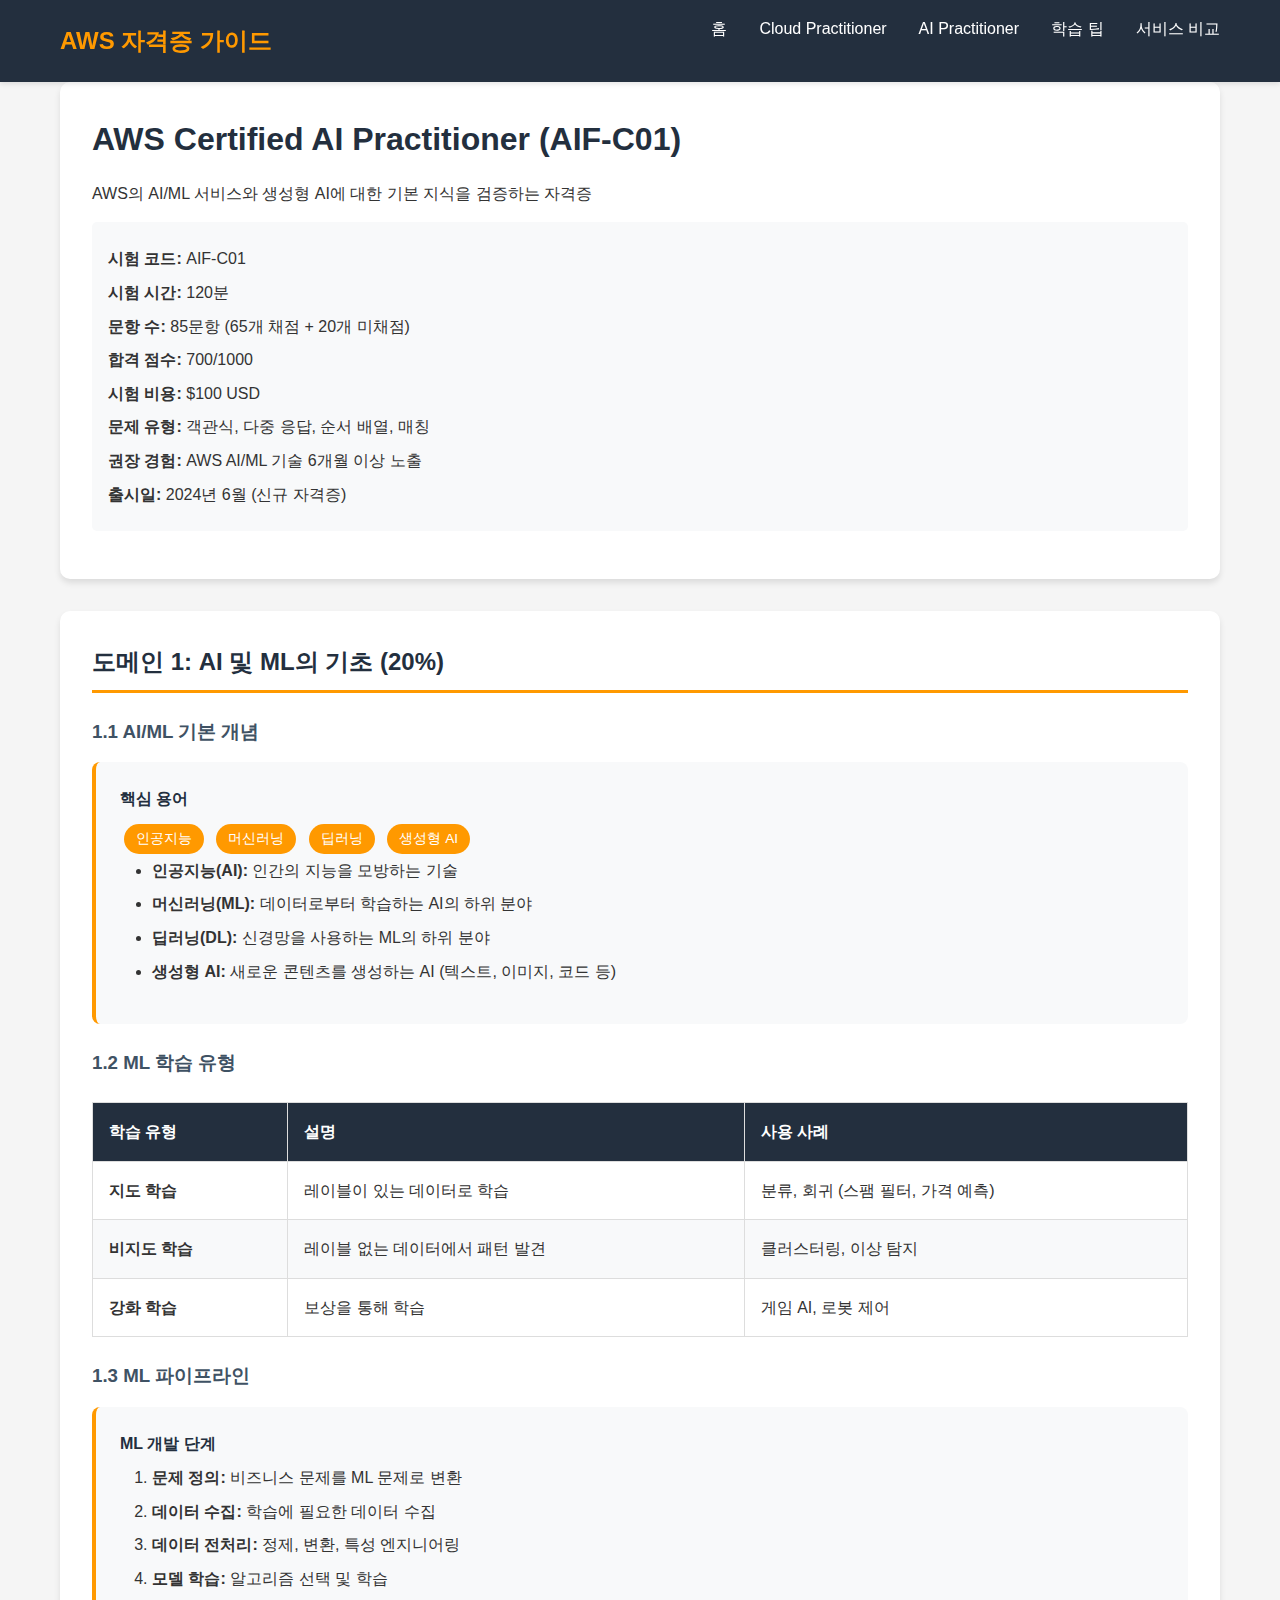
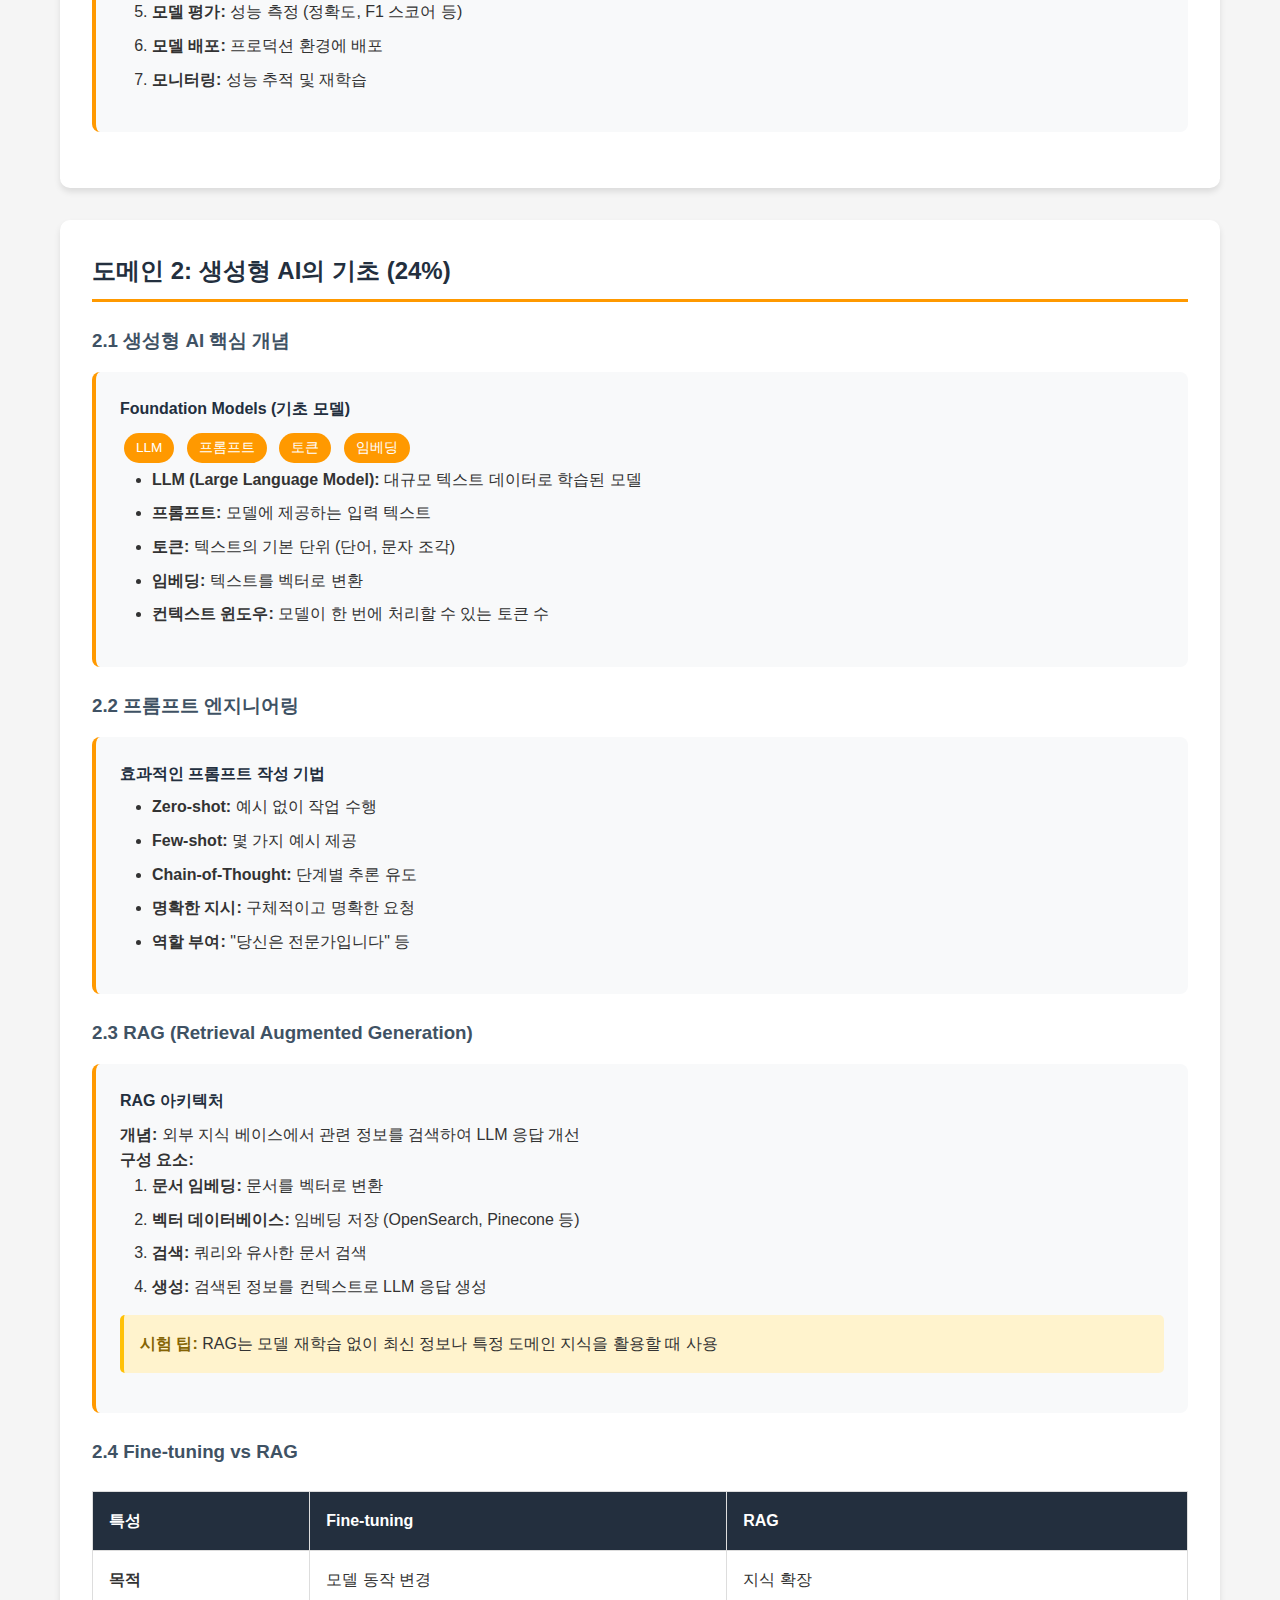
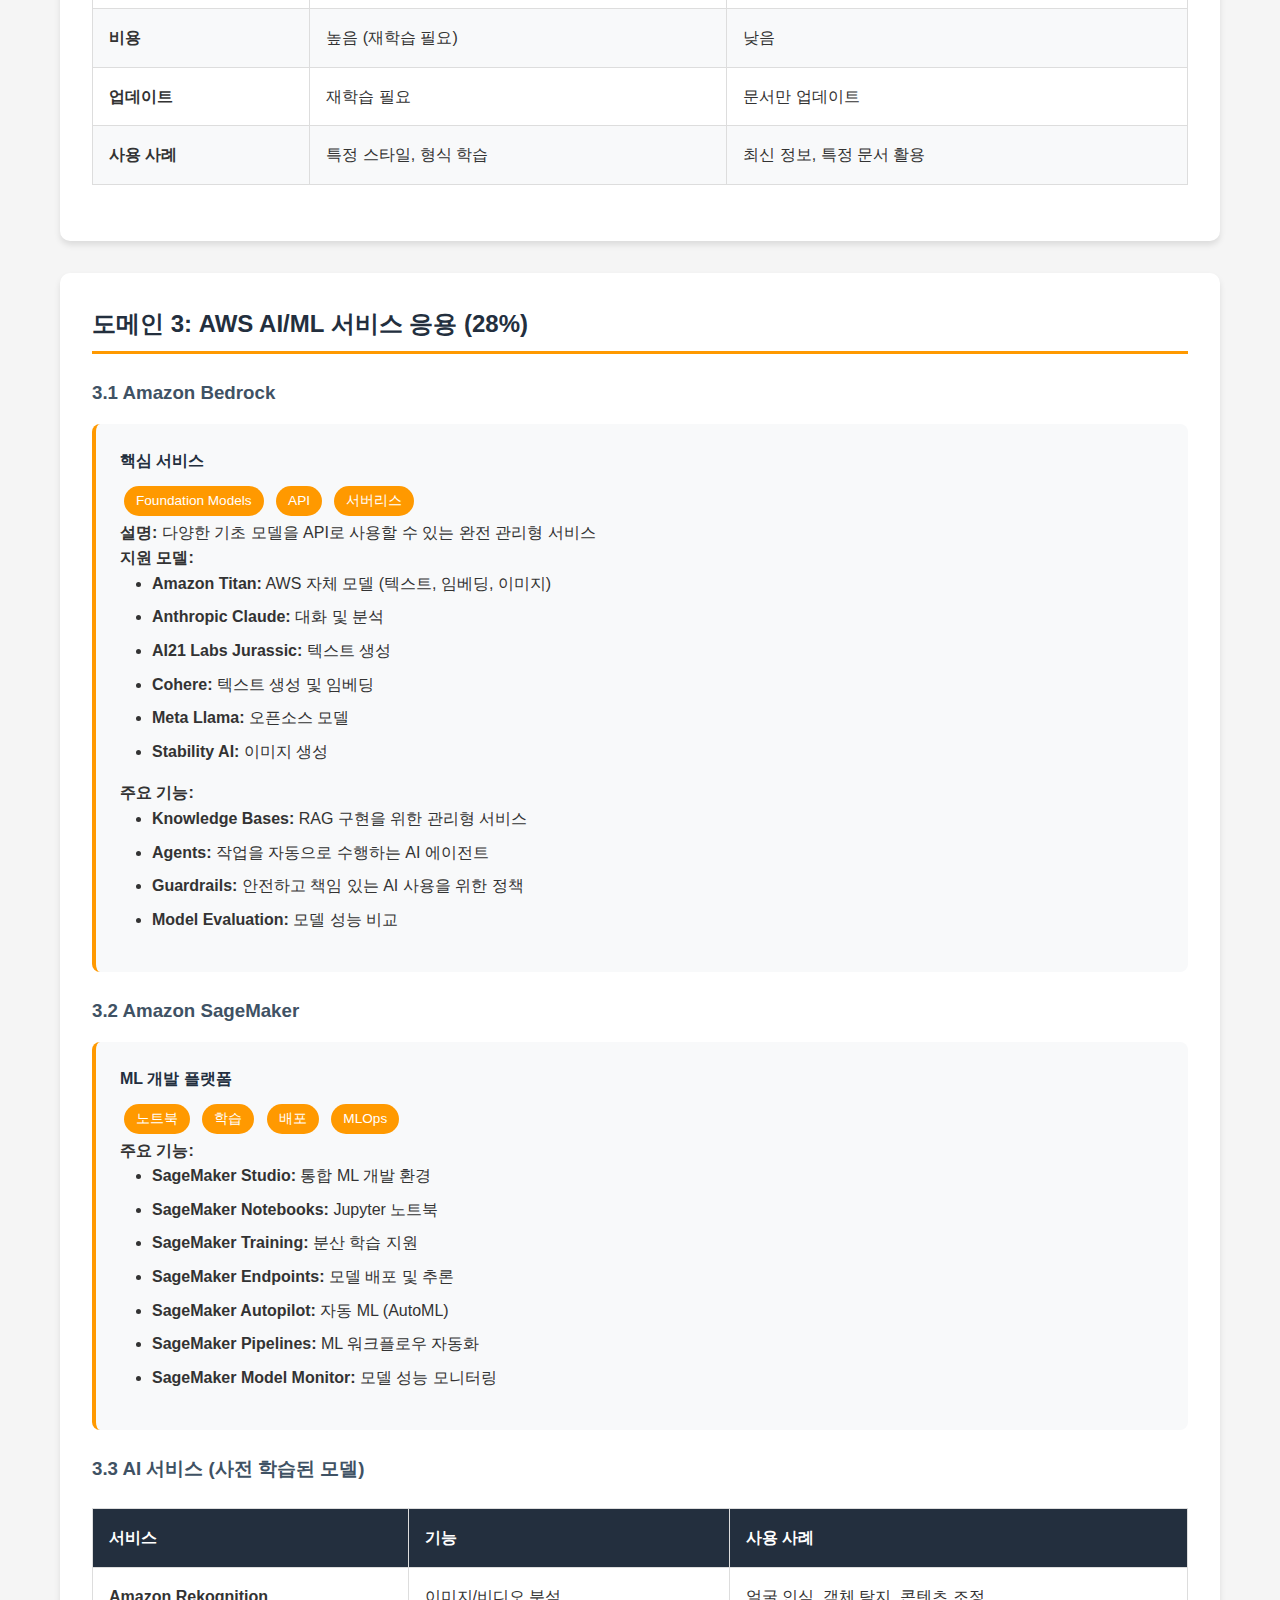
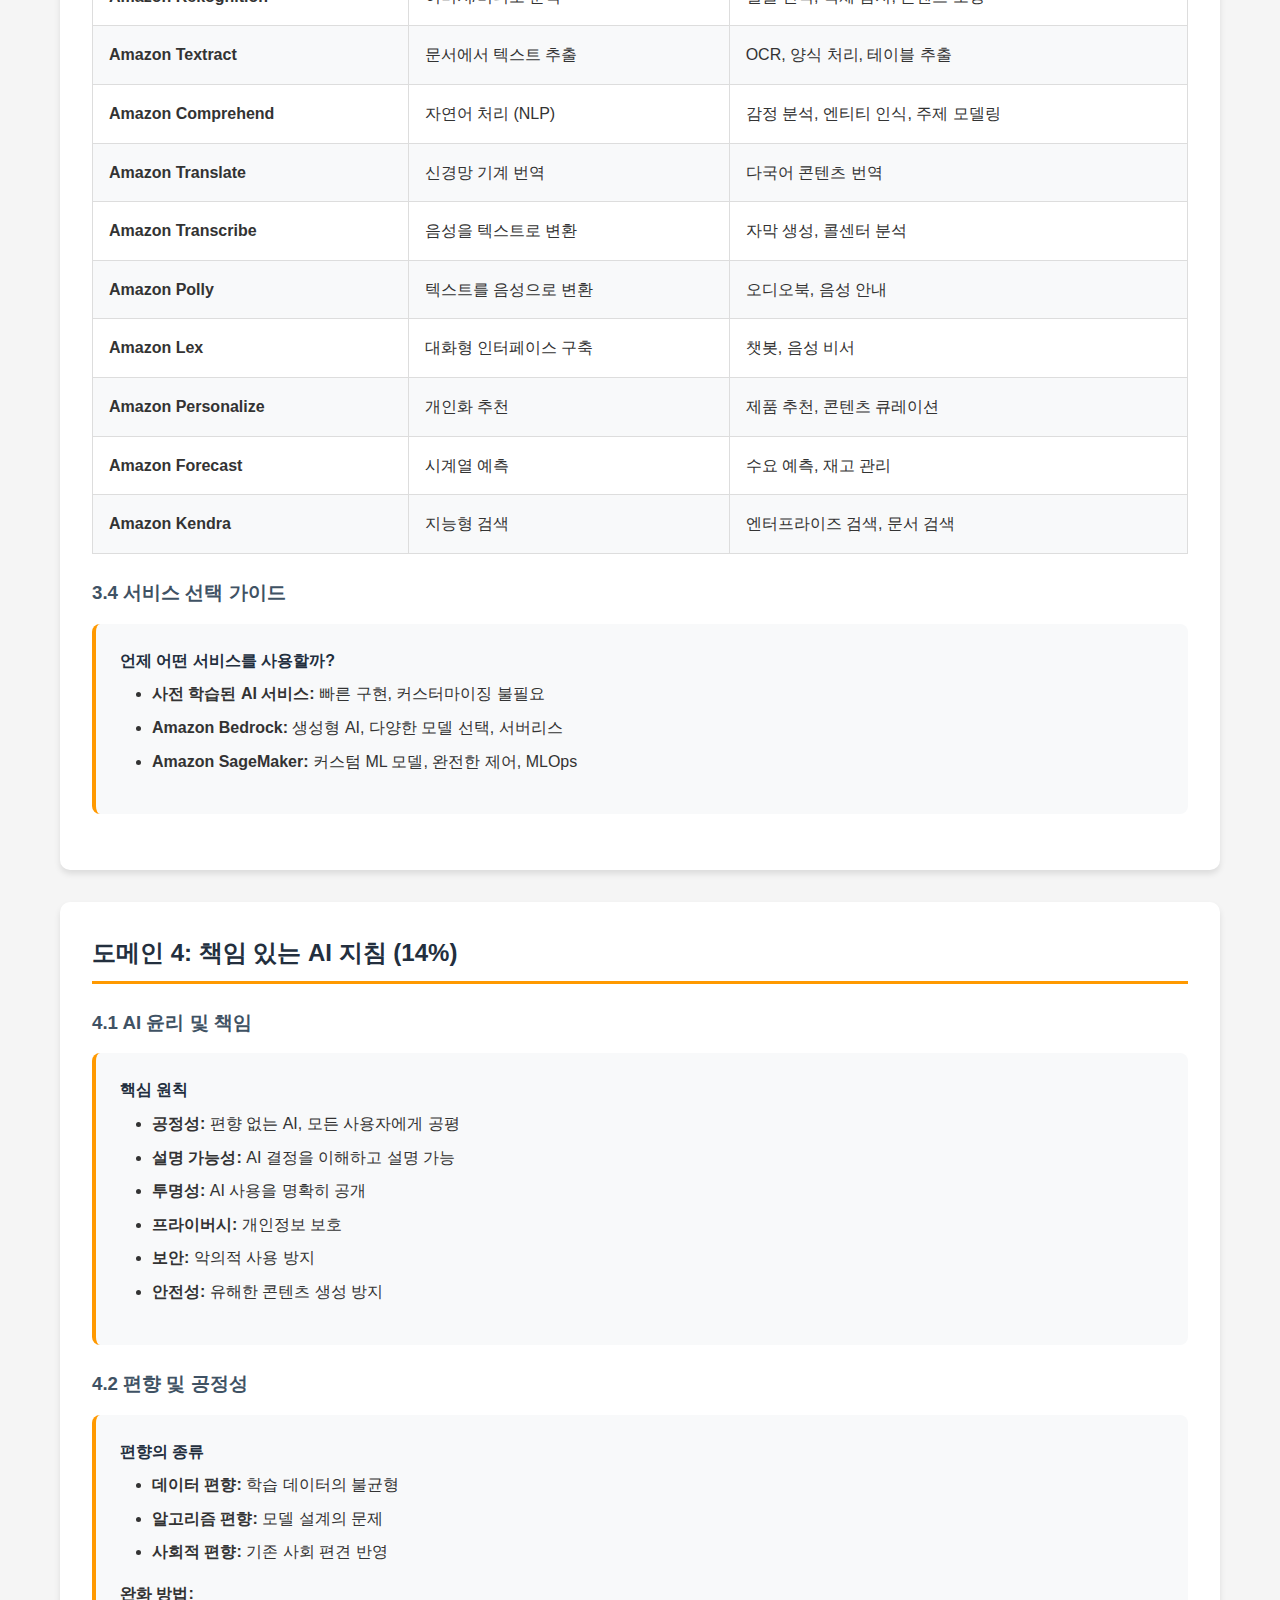
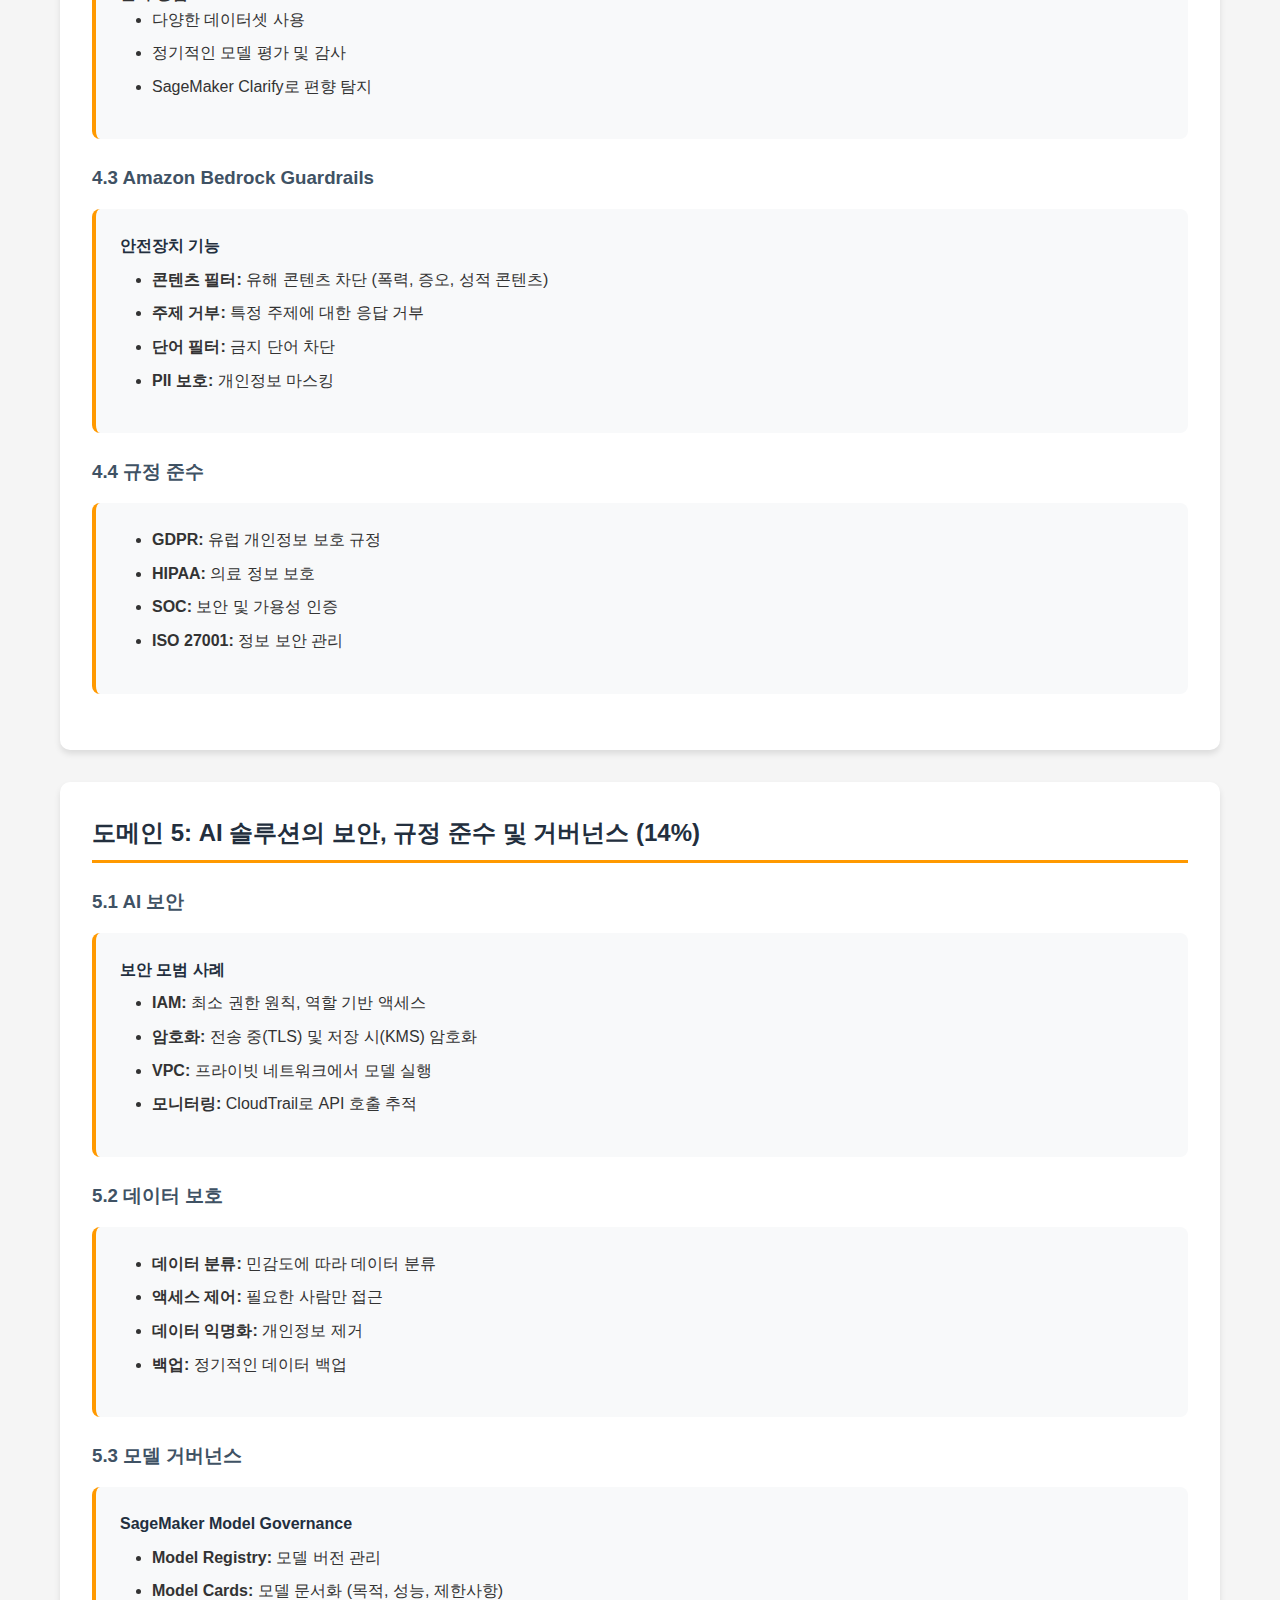
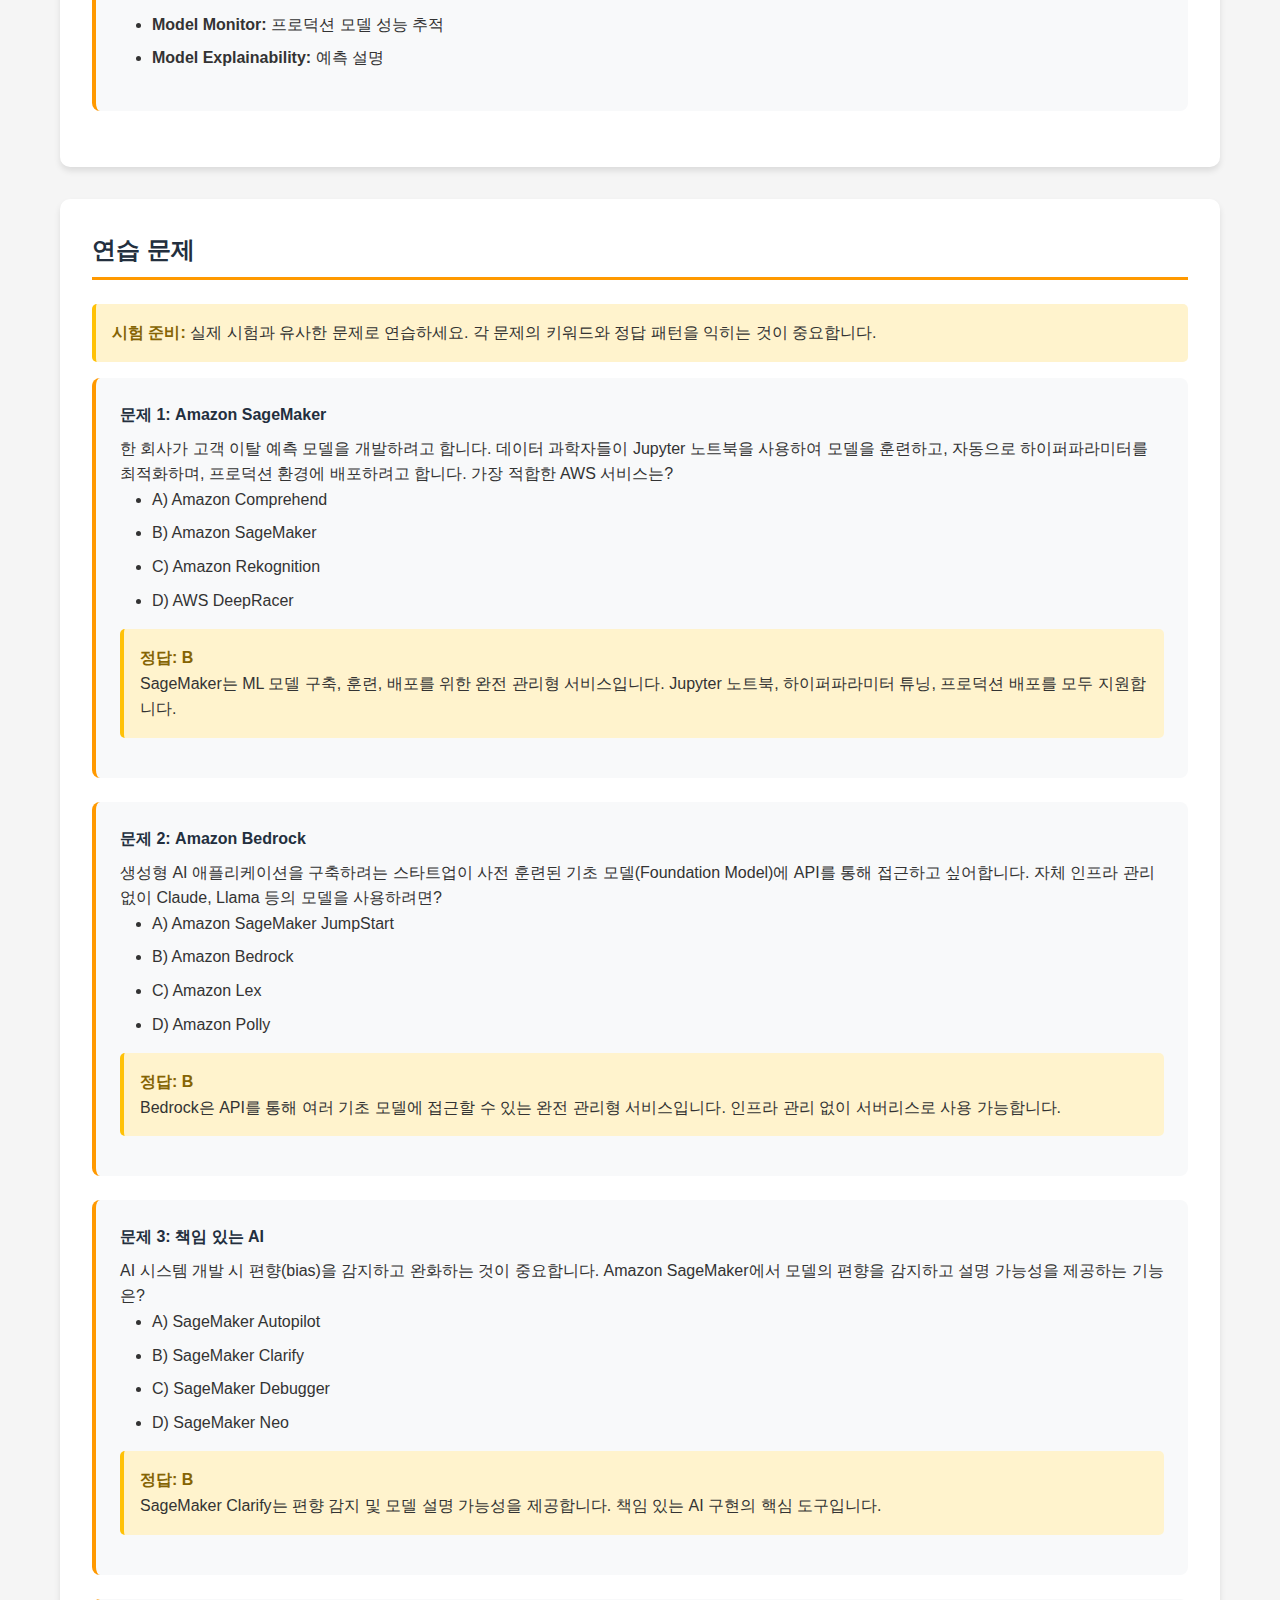
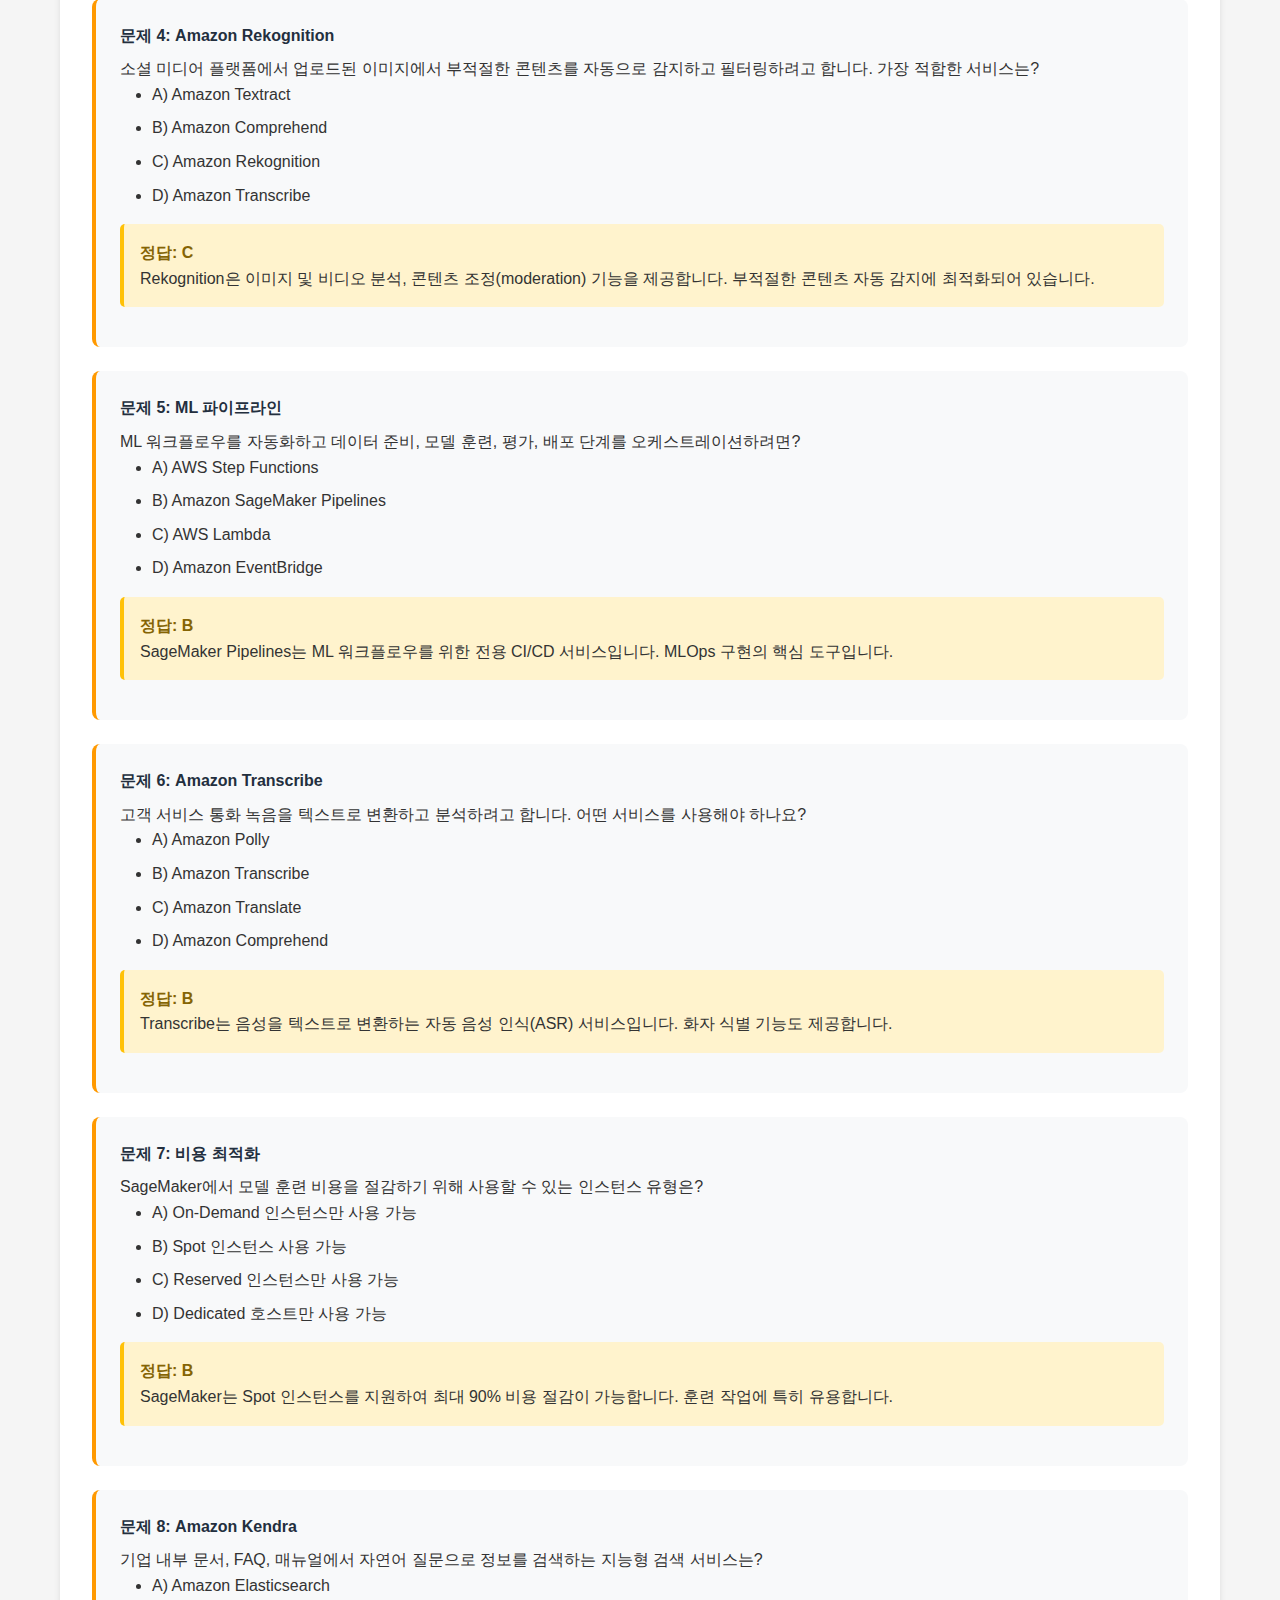
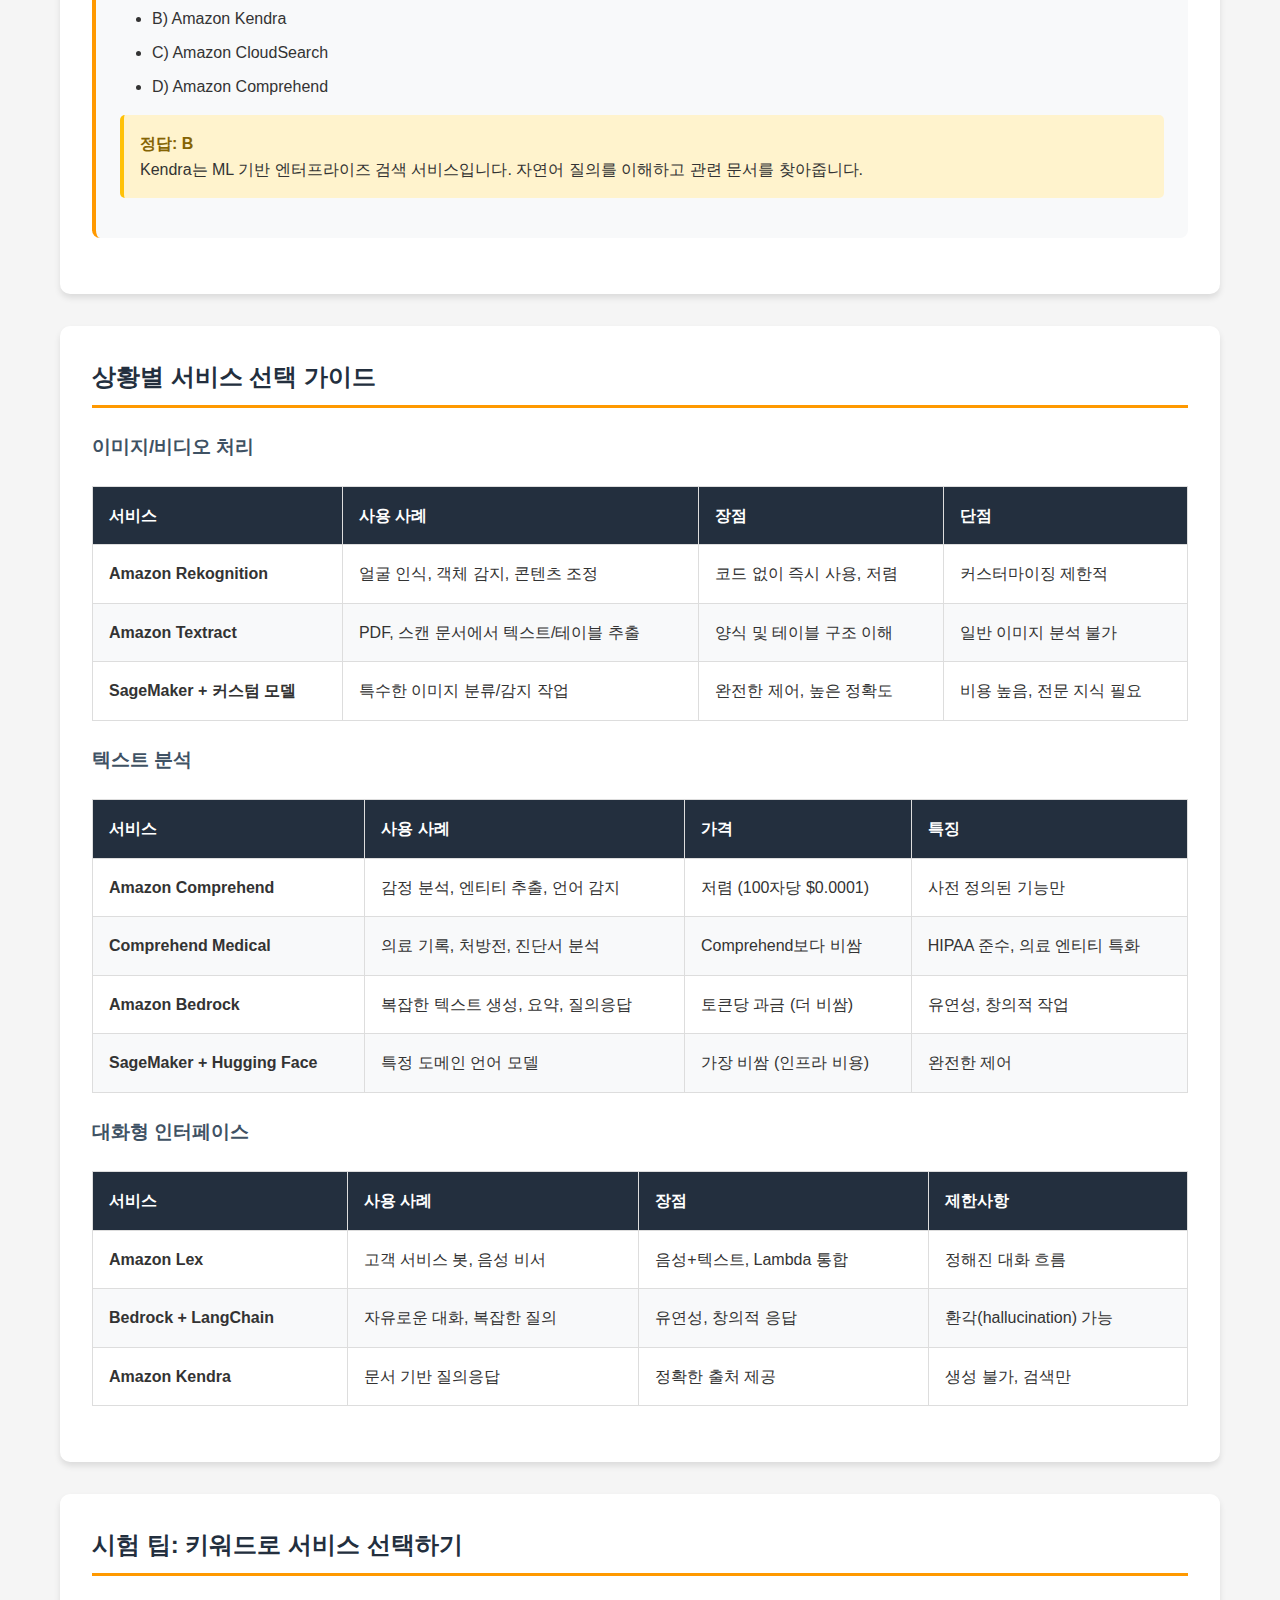
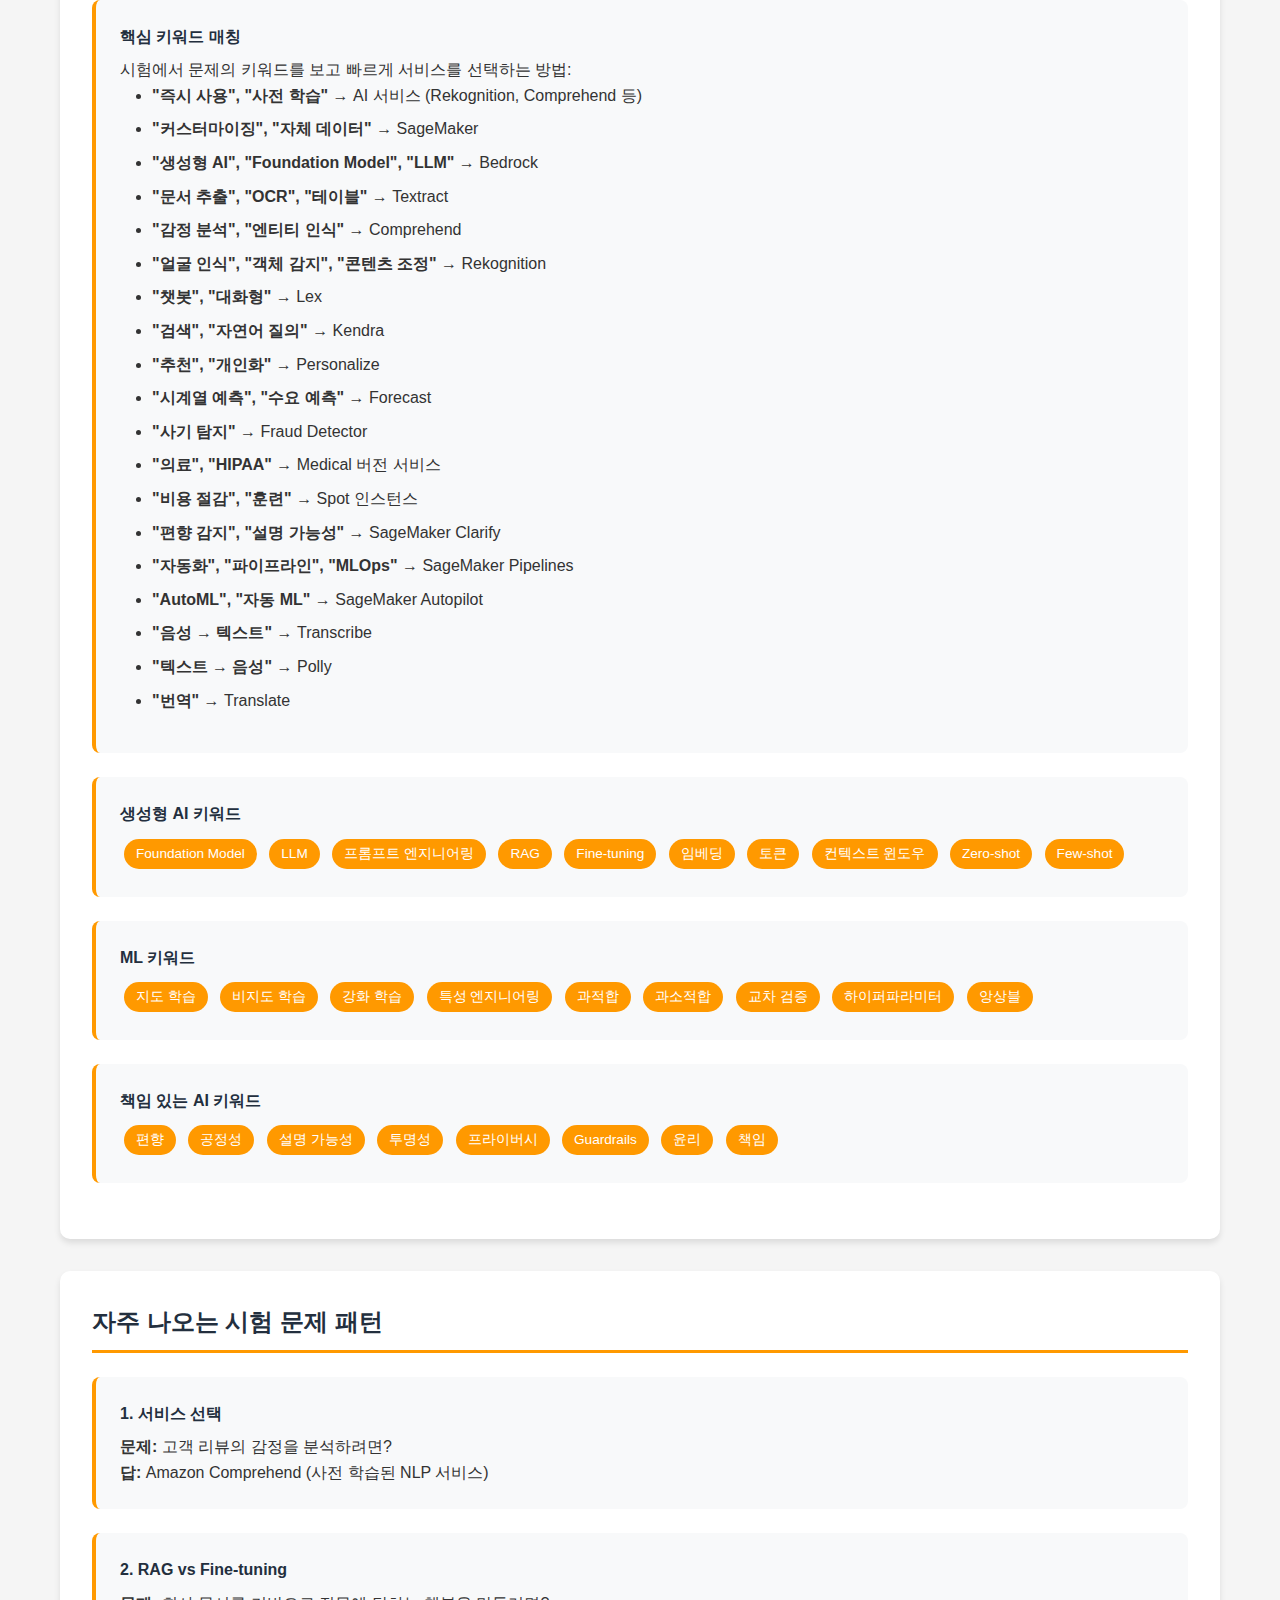
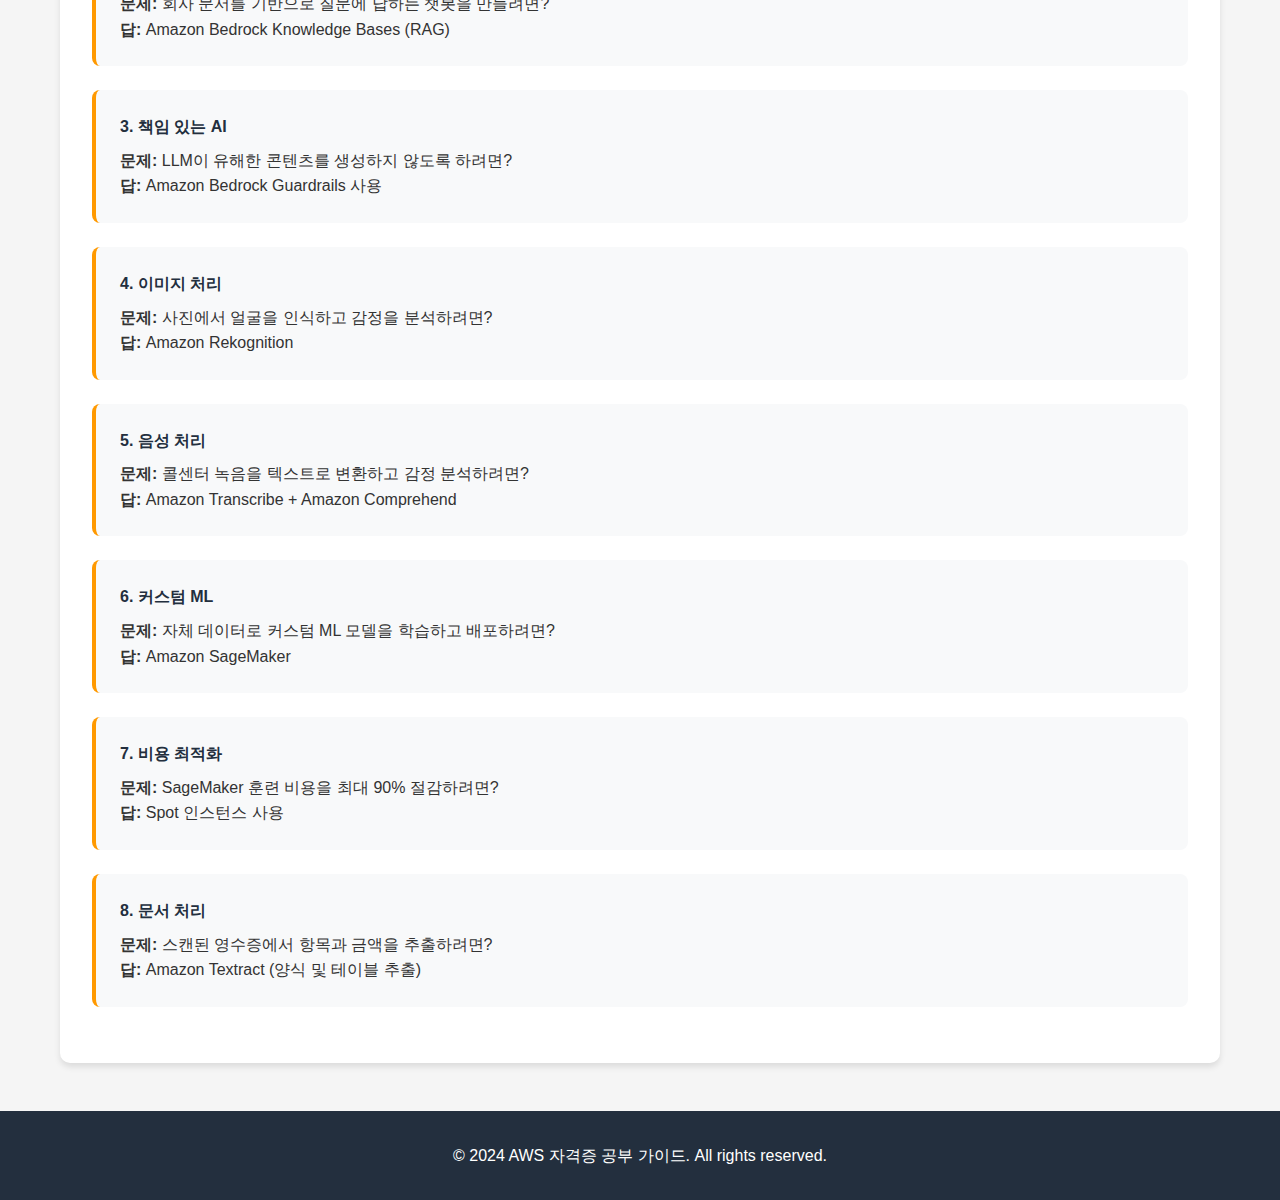
<file: ai-practitioner.html>
<!DOCTYPE html>
<html lang="ko">
<head>
    <meta charset="UTF-8">
    <meta name="viewport" content="width=device-width, initial-scale=1.0">
    <title>AWS AI Practitioner - 학습 가이드</title>
    <link rel="stylesheet" href="styles.css">
</head>
<body>
    <nav class="navbar">
        <div class="container">
            <h1 class="logo">AWS 자격증 가이드</h1>
            <ul class="nav-links">
                <li><a href="index.html">홈</a></li>
                <li><a href="cloud-practitioner.html">Cloud Practitioner</a></li>
                <li><a href="ai-practitioner.html">AI Practitioner</a></li>
                <li><a href="study-tips.html">학습 팁</a></li>
                <li><a href="services-comparison.html">서비스 비교</a></li>
            </ul>
        </div>
    </nav>

    <main class="container">
        <div class="content-header">
            <h1>AWS Certified AI Practitioner (AIF-C01)</h1>
            <p>AWS의 AI/ML 서비스와 생성형 AI에 대한 기본 지식을 검증하는 자격증</p>
            <div class="cert-info">
                <p><strong>시험 코드:</strong> AIF-C01</p>
                <p><strong>시험 시간:</strong> 120분</p>
                <p><strong>문항 수:</strong> 85문항 (65개 채점 + 20개 미채점)</p>
                <p><strong>합격 점수:</strong> 700/1000</p>
                <p><strong>시험 비용:</strong> $100 USD</p>
                <p><strong>문제 유형:</strong> 객관식, 다중 응답, 순서 배열, 매칭</p>
                <p><strong>권장 경험:</strong> AWS AI/ML 기술 6개월 이상 노출</p>
                <p><strong>출시일:</strong> 2024년 6월 (신규 자격증)</p>
            </div>
        </div>

        <section class="domain-section">
            <h2>도메인 1: AI 및 ML의 기초 (20%)</h2>
            
            <h3>1.1 AI/ML 기본 개념</h3>
            <div class="service-card">
                <h4>핵심 용어</h4>
                <span class="keyword-tag">인공지능</span>
                <span class="keyword-tag">머신러닝</span>
                <span class="keyword-tag">딥러닝</span>
                <span class="keyword-tag">생성형 AI</span>
                <ul>
                    <li><strong>인공지능(AI):</strong> 인간의 지능을 모방하는 기술</li>
                    <li><strong>머신러닝(ML):</strong> 데이터로부터 학습하는 AI의 하위 분야</li>
                    <li><strong>딥러닝(DL):</strong> 신경망을 사용하는 ML의 하위 분야</li>
                    <li><strong>생성형 AI:</strong> 새로운 콘텐츠를 생성하는 AI (텍스트, 이미지, 코드 등)</li>
                </ul>
            </div>

            <h3>1.2 ML 학습 유형</h3>
            <table class="comparison-table">
                <thead>
                    <tr>
                        <th>학습 유형</th>
                        <th>설명</th>
                        <th>사용 사례</th>
                    </tr>
                </thead>
                <tbody>
                    <tr>
                        <td><strong>지도 학습</strong></td>
                        <td>레이블이 있는 데이터로 학습</td>
                        <td>분류, 회귀 (스팸 필터, 가격 예측)</td>
                    </tr>
                    <tr>
                        <td><strong>비지도 학습</strong></td>
                        <td>레이블 없는 데이터에서 패턴 발견</td>
                        <td>클러스터링, 이상 탐지</td>
                    </tr>
                    <tr>
                        <td><strong>강화 학습</strong></td>
                        <td>보상을 통해 학습</td>
                        <td>게임 AI, 로봇 제어</td>
                    </tr>
                </tbody>
            </table>

            <h3>1.3 ML 파이프라인</h3>
            <div class="service-card">
                <h4>ML 개발 단계</h4>
                <ol>
                    <li><strong>문제 정의:</strong> 비즈니스 문제를 ML 문제로 변환</li>
                    <li><strong>데이터 수집:</strong> 학습에 필요한 데이터 수집</li>
                    <li><strong>데이터 전처리:</strong> 정제, 변환, 특성 엔지니어링</li>
                    <li><strong>모델 학습:</strong> 알고리즘 선택 및 학습</li>
                    <li><strong>모델 평가:</strong> 성능 측정 (정확도, F1 스코어 등)</li>
                    <li><strong>모델 배포:</strong> 프로덕션 환경에 배포</li>
                    <li><strong>모니터링:</strong> 성능 추적 및 재학습</li>
                </ol>
            </div>
        </section>

        <section class="domain-section">
            <h2>도메인 2: 생성형 AI의 기초 (24%)</h2>
            
            <h3>2.1 생성형 AI 핵심 개념</h3>
            <div class="service-card">
                <h4>Foundation Models (기초 모델)</h4>
                <span class="keyword-tag">LLM</span>
                <span class="keyword-tag">프롬프트</span>
                <span class="keyword-tag">토큰</span>
                <span class="keyword-tag">임베딩</span>
                <ul>
                    <li><strong>LLM (Large Language Model):</strong> 대규모 텍스트 데이터로 학습된 모델</li>
                    <li><strong>프롬프트:</strong> 모델에 제공하는 입력 텍스트</li>
                    <li><strong>토큰:</strong> 텍스트의 기본 단위 (단어, 문자 조각)</li>
                    <li><strong>임베딩:</strong> 텍스트를 벡터로 변환</li>
                    <li><strong>컨텍스트 윈도우:</strong> 모델이 한 번에 처리할 수 있는 토큰 수</li>
                </ul>
            </div>

            <h3>2.2 프롬프트 엔지니어링</h3>
            <div class="service-card">
                <h4>효과적인 프롬프트 작성 기법</h4>
                <ul>
                    <li><strong>Zero-shot:</strong> 예시 없이 작업 수행</li>
                    <li><strong>Few-shot:</strong> 몇 가지 예시 제공</li>
                    <li><strong>Chain-of-Thought:</strong> 단계별 추론 유도</li>
                    <li><strong>명확한 지시:</strong> 구체적이고 명확한 요청</li>
                    <li><strong>역할 부여:</strong> "당신은 전문가입니다" 등</li>
                </ul>
            </div>

            <h3>2.3 RAG (Retrieval Augmented Generation)</h3>
            <div class="service-card">
                <h4>RAG 아키텍처</h4>
                <p><strong>개념:</strong> 외부 지식 베이스에서 관련 정보를 검색하여 LLM 응답 개선</p>
                <p><strong>구성 요소:</strong></p>
                <ol>
                    <li><strong>문서 임베딩:</strong> 문서를 벡터로 변환</li>
                    <li><strong>벡터 데이터베이스:</strong> 임베딩 저장 (OpenSearch, Pinecone 등)</li>
                    <li><strong>검색:</strong> 쿼리와 유사한 문서 검색</li>
                    <li><strong>생성:</strong> 검색된 정보를 컨텍스트로 LLM 응답 생성</li>
                </ol>
                <div class="exam-tip">
                    <strong>시험 팁:</strong> RAG는 모델 재학습 없이 최신 정보나 특정 도메인 지식을 활용할 때 사용
                </div>
            </div>

            <h3>2.4 Fine-tuning vs RAG</h3>
            <table class="comparison-table">
                <thead>
                    <tr>
                        <th>특성</th>
                        <th>Fine-tuning</th>
                        <th>RAG</th>
                    </tr>
                </thead>
                <tbody>
                    <tr>
                        <td><strong>목적</strong></td>
                        <td>모델 동작 변경</td>
                        <td>지식 확장</td>
                    </tr>
                    <tr>
                        <td><strong>비용</strong></td>
                        <td>높음 (재학습 필요)</td>
                        <td>낮음</td>
                    </tr>
                    <tr>
                        <td><strong>업데이트</strong></td>
                        <td>재학습 필요</td>
                        <td>문서만 업데이트</td>
                    </tr>
                    <tr>
                        <td><strong>사용 사례</strong></td>
                        <td>특정 스타일, 형식 학습</td>
                        <td>최신 정보, 특정 문서 활용</td>
                    </tr>
                </tbody>
            </table>
        </section>

        <section class="domain-section">
            <h2>도메인 3: AWS AI/ML 서비스 응용 (28%)</h2>
            
            <h3>3.1 Amazon Bedrock</h3>
            <div class="service-card">
                <h4>핵심 서비스</h4>
                <span class="keyword-tag">Foundation Models</span>
                <span class="keyword-tag">API</span>
                <span class="keyword-tag">서버리스</span>
                <p><strong>설명:</strong> 다양한 기초 모델을 API로 사용할 수 있는 완전 관리형 서비스</p>
                <p><strong>지원 모델:</strong></p>
                <ul>
                    <li><strong>Amazon Titan:</strong> AWS 자체 모델 (텍스트, 임베딩, 이미지)</li>
                    <li><strong>Anthropic Claude:</strong> 대화 및 분석</li>
                    <li><strong>AI21 Labs Jurassic:</strong> 텍스트 생성</li>
                    <li><strong>Cohere:</strong> 텍스트 생성 및 임베딩</li>
                    <li><strong>Meta Llama:</strong> 오픈소스 모델</li>
                    <li><strong>Stability AI:</strong> 이미지 생성</li>
                </ul>
                <p><strong>주요 기능:</strong></p>
                <ul>
                    <li><strong>Knowledge Bases:</strong> RAG 구현을 위한 관리형 서비스</li>
                    <li><strong>Agents:</strong> 작업을 자동으로 수행하는 AI 에이전트</li>
                    <li><strong>Guardrails:</strong> 안전하고 책임 있는 AI 사용을 위한 정책</li>
                    <li><strong>Model Evaluation:</strong> 모델 성능 비교</li>
                </ul>
            </div>

            <h3>3.2 Amazon SageMaker</h3>
            <div class="service-card">
                <h4>ML 개발 플랫폼</h4>
                <span class="keyword-tag">노트북</span>
                <span class="keyword-tag">학습</span>
                <span class="keyword-tag">배포</span>
                <span class="keyword-tag">MLOps</span>
                <p><strong>주요 기능:</strong></p>
                <ul>
                    <li><strong>SageMaker Studio:</strong> 통합 ML 개발 환경</li>
                    <li><strong>SageMaker Notebooks:</strong> Jupyter 노트북</li>
                    <li><strong>SageMaker Training:</strong> 분산 학습 지원</li>
                    <li><strong>SageMaker Endpoints:</strong> 모델 배포 및 추론</li>
                    <li><strong>SageMaker Autopilot:</strong> 자동 ML (AutoML)</li>
                    <li><strong>SageMaker Pipelines:</strong> ML 워크플로우 자동화</li>
                    <li><strong>SageMaker Model Monitor:</strong> 모델 성능 모니터링</li>
                </ul>
            </div>

            <h3>3.3 AI 서비스 (사전 학습된 모델)</h3>
            <table class="comparison-table">
                <thead>
                    <tr>
                        <th>서비스</th>
                        <th>기능</th>
                        <th>사용 사례</th>
                    </tr>
                </thead>
                <tbody>
                    <tr>
                        <td><strong>Amazon Rekognition</strong></td>
                        <td>이미지/비디오 분석</td>
                        <td>얼굴 인식, 객체 탐지, 콘텐츠 조정</td>
                    </tr>
                    <tr>
                        <td><strong>Amazon Textract</strong></td>
                        <td>문서에서 텍스트 추출</td>
                        <td>OCR, 양식 처리, 테이블 추출</td>
                    </tr>
                    <tr>
                        <td><strong>Amazon Comprehend</strong></td>
                        <td>자연어 처리 (NLP)</td>
                        <td>감정 분석, 엔티티 인식, 주제 모델링</td>
                    </tr>
                    <tr>
                        <td><strong>Amazon Translate</strong></td>
                        <td>신경망 기계 번역</td>
                        <td>다국어 콘텐츠 번역</td>
                    </tr>
                    <tr>
                        <td><strong>Amazon Transcribe</strong></td>
                        <td>음성을 텍스트로 변환</td>
                        <td>자막 생성, 콜센터 분석</td>
                    </tr>
                    <tr>
                        <td><strong>Amazon Polly</strong></td>
                        <td>텍스트를 음성으로 변환</td>
                        <td>오디오북, 음성 안내</td>
                    </tr>
                    <tr>
                        <td><strong>Amazon Lex</strong></td>
                        <td>대화형 인터페이스 구축</td>
                        <td>챗봇, 음성 비서</td>
                    </tr>
                    <tr>
                        <td><strong>Amazon Personalize</strong></td>
                        <td>개인화 추천</td>
                        <td>제품 추천, 콘텐츠 큐레이션</td>
                    </tr>
                    <tr>
                        <td><strong>Amazon Forecast</strong></td>
                        <td>시계열 예측</td>
                        <td>수요 예측, 재고 관리</td>
                    </tr>
                    <tr>
                        <td><strong>Amazon Kendra</strong></td>
                        <td>지능형 검색</td>
                        <td>엔터프라이즈 검색, 문서 검색</td>
                    </tr>
                </tbody>
            </table>

            <h3>3.4 서비스 선택 가이드</h3>
            <div class="service-card">
                <h4>언제 어떤 서비스를 사용할까?</h4>
                <ul>
                    <li><strong>사전 학습된 AI 서비스:</strong> 빠른 구현, 커스터마이징 불필요</li>
                    <li><strong>Amazon Bedrock:</strong> 생성형 AI, 다양한 모델 선택, 서버리스</li>
                    <li><strong>Amazon SageMaker:</strong> 커스텀 ML 모델, 완전한 제어, MLOps</li>
                </ul>
            </div>
        </section>

        <section class="domain-section">
            <h2>도메인 4: 책임 있는 AI 지침 (14%)</h2>
            
            <h3>4.1 AI 윤리 및 책임</h3>
            <div class="service-card">
                <h4>핵심 원칙</h4>
                <ul>
                    <li><strong>공정성:</strong> 편향 없는 AI, 모든 사용자에게 공평</li>
                    <li><strong>설명 가능성:</strong> AI 결정을 이해하고 설명 가능</li>
                    <li><strong>투명성:</strong> AI 사용을 명확히 공개</li>
                    <li><strong>프라이버시:</strong> 개인정보 보호</li>
                    <li><strong>보안:</strong> 악의적 사용 방지</li>
                    <li><strong>안전성:</strong> 유해한 콘텐츠 생성 방지</li>
                </ul>
            </div>

            <h3>4.2 편향 및 공정성</h3>
            <div class="service-card">
                <h4>편향의 종류</h4>
                <ul>
                    <li><strong>데이터 편향:</strong> 학습 데이터의 불균형</li>
                    <li><strong>알고리즘 편향:</strong> 모델 설계의 문제</li>
                    <li><strong>사회적 편향:</strong> 기존 사회 편견 반영</li>
                </ul>
                <p><strong>완화 방법:</strong></p>
                <ul>
                    <li>다양한 데이터셋 사용</li>
                    <li>정기적인 모델 평가 및 감사</li>
                    <li>SageMaker Clarify로 편향 탐지</li>
                </ul>
            </div>

            <h3>4.3 Amazon Bedrock Guardrails</h3>
            <div class="service-card">
                <h4>안전장치 기능</h4>
                <ul>
                    <li><strong>콘텐츠 필터:</strong> 유해 콘텐츠 차단 (폭력, 증오, 성적 콘텐츠)</li>
                    <li><strong>주제 거부:</strong> 특정 주제에 대한 응답 거부</li>
                    <li><strong>단어 필터:</strong> 금지 단어 차단</li>
                    <li><strong>PII 보호:</strong> 개인정보 마스킹</li>
                </ul>
            </div>

            <h3>4.4 규정 준수</h3>
            <div class="service-card">
                <ul>
                    <li><strong>GDPR:</strong> 유럽 개인정보 보호 규정</li>
                    <li><strong>HIPAA:</strong> 의료 정보 보호</li>
                    <li><strong>SOC:</strong> 보안 및 가용성 인증</li>
                    <li><strong>ISO 27001:</strong> 정보 보안 관리</li>
                </ul>
            </div>
        </section>

        <section class="domain-section">
            <h2>도메인 5: AI 솔루션의 보안, 규정 준수 및 거버넌스 (14%)</h2>
            
            <h3>5.1 AI 보안</h3>
            <div class="service-card">
                <h4>보안 모범 사례</h4>
                <ul>
                    <li><strong>IAM:</strong> 최소 권한 원칙, 역할 기반 액세스</li>
                    <li><strong>암호화:</strong> 전송 중(TLS) 및 저장 시(KMS) 암호화</li>
                    <li><strong>VPC:</strong> 프라이빗 네트워크에서 모델 실행</li>
                    <li><strong>모니터링:</strong> CloudTrail로 API 호출 추적</li>
                </ul>
            </div>

            <h3>5.2 데이터 보호</h3>
            <div class="service-card">
                <ul>
                    <li><strong>데이터 분류:</strong> 민감도에 따라 데이터 분류</li>
                    <li><strong>액세스 제어:</strong> 필요한 사람만 접근</li>
                    <li><strong>데이터 익명화:</strong> 개인정보 제거</li>
                    <li><strong>백업:</strong> 정기적인 데이터 백업</li>
                </ul>
            </div>

            <h3>5.3 모델 거버넌스</h3>
            <div class="service-card">
                <h4>SageMaker Model Governance</h4>
                <ul>
                    <li><strong>Model Registry:</strong> 모델 버전 관리</li>
                    <li><strong>Model Cards:</strong> 모델 문서화 (목적, 성능, 제한사항)</li>
                    <li><strong>Model Monitor:</strong> 프로덕션 모델 성능 추적</li>
                    <li><strong>Model Explainability:</strong> 예측 설명</li>
                </ul>
            </div>
        </section>

        <section class="domain-section">
            <h2>연습 문제</h2>
            
            <div class="exam-tip">
                <strong>시험 준비:</strong> 실제 시험과 유사한 문제로 연습하세요. 각 문제의 키워드와 정답 패턴을 익히는 것이 중요합니다.
            </div>

            <div class="service-card">
                <h4>문제 1: Amazon SageMaker</h4>
                <p>한 회사가 고객 이탈 예측 모델을 개발하려고 합니다. 데이터 과학자들이 Jupyter 노트북을 사용하여 모델을 훈련하고, 자동으로 하이퍼파라미터를 최적화하며, 프로덕션 환경에 배포하려고 합니다. 가장 적합한 AWS 서비스는?</p>
                <ul>
                    <li>A) Amazon Comprehend</li>
                    <li>B) Amazon SageMaker</li>
                    <li>C) Amazon Rekognition</li>
                    <li>D) AWS DeepRacer</li>
                </ul>
                <div class="exam-tip">
                    <strong>정답: B</strong><br>
                    SageMaker는 ML 모델 구축, 훈련, 배포를 위한 완전 관리형 서비스입니다. Jupyter 노트북, 하이퍼파라미터 튜닝, 프로덕션 배포를 모두 지원합니다.
                </div>
            </div>

            <div class="service-card">
                <h4>문제 2: Amazon Bedrock</h4>
                <p>생성형 AI 애플리케이션을 구축하려는 스타트업이 사전 훈련된 기초 모델(Foundation Model)에 API를 통해 접근하고 싶어합니다. 자체 인프라 관리 없이 Claude, Llama 등의 모델을 사용하려면?</p>
                <ul>
                    <li>A) Amazon SageMaker JumpStart</li>
                    <li>B) Amazon Bedrock</li>
                    <li>C) Amazon Lex</li>
                    <li>D) Amazon Polly</li>
                </ul>
                <div class="exam-tip">
                    <strong>정답: B</strong><br>
                    Bedrock은 API를 통해 여러 기초 모델에 접근할 수 있는 완전 관리형 서비스입니다. 인프라 관리 없이 서버리스로 사용 가능합니다.
                </div>
            </div>

            <div class="service-card">
                <h4>문제 3: 책임 있는 AI</h4>
                <p>AI 시스템 개발 시 편향(bias)을 감지하고 완화하는 것이 중요합니다. Amazon SageMaker에서 모델의 편향을 감지하고 설명 가능성을 제공하는 기능은?</p>
                <ul>
                    <li>A) SageMaker Autopilot</li>
                    <li>B) SageMaker Clarify</li>
                    <li>C) SageMaker Debugger</li>
                    <li>D) SageMaker Neo</li>
                </ul>
                <div class="exam-tip">
                    <strong>정답: B</strong><br>
                    SageMaker Clarify는 편향 감지 및 모델 설명 가능성을 제공합니다. 책임 있는 AI 구현의 핵심 도구입니다.
                </div>
            </div>

            <div class="service-card">
                <h4>문제 4: Amazon Rekognition</h4>
                <p>소셜 미디어 플랫폼에서 업로드된 이미지에서 부적절한 콘텐츠를 자동으로 감지하고 필터링하려고 합니다. 가장 적합한 서비스는?</p>
                <ul>
                    <li>A) Amazon Textract</li>
                    <li>B) Amazon Comprehend</li>
                    <li>C) Amazon Rekognition</li>
                    <li>D) Amazon Transcribe</li>
                </ul>
                <div class="exam-tip">
                    <strong>정답: C</strong><br>
                    Rekognition은 이미지 및 비디오 분석, 콘텐츠 조정(moderation) 기능을 제공합니다. 부적절한 콘텐츠 자동 감지에 최적화되어 있습니다.
                </div>
            </div>

            <div class="service-card">
                <h4>문제 5: ML 파이프라인</h4>
                <p>ML 워크플로우를 자동화하고 데이터 준비, 모델 훈련, 평가, 배포 단계를 오케스트레이션하려면?</p>
                <ul>
                    <li>A) AWS Step Functions</li>
                    <li>B) Amazon SageMaker Pipelines</li>
                    <li>C) AWS Lambda</li>
                    <li>D) Amazon EventBridge</li>
                </ul>
                <div class="exam-tip">
                    <strong>정답: B</strong><br>
                    SageMaker Pipelines는 ML 워크플로우를 위한 전용 CI/CD 서비스입니다. MLOps 구현의 핵심 도구입니다.
                </div>
            </div>

            <div class="service-card">
                <h4>문제 6: Amazon Transcribe</h4>
                <p>고객 서비스 통화 녹음을 텍스트로 변환하고 분석하려고 합니다. 어떤 서비스를 사용해야 하나요?</p>
                <ul>
                    <li>A) Amazon Polly</li>
                    <li>B) Amazon Transcribe</li>
                    <li>C) Amazon Translate</li>
                    <li>D) Amazon Comprehend</li>
                </ul>
                <div class="exam-tip">
                    <strong>정답: B</strong><br>
                    Transcribe는 음성을 텍스트로 변환하는 자동 음성 인식(ASR) 서비스입니다. 화자 식별 기능도 제공합니다.
                </div>
            </div>

            <div class="service-card">
                <h4>문제 7: 비용 최적화</h4>
                <p>SageMaker에서 모델 훈련 비용을 절감하기 위해 사용할 수 있는 인스턴스 유형은?</p>
                <ul>
                    <li>A) On-Demand 인스턴스만 사용 가능</li>
                    <li>B) Spot 인스턴스 사용 가능</li>
                    <li>C) Reserved 인스턴스만 사용 가능</li>
                    <li>D) Dedicated 호스트만 사용 가능</li>
                </ul>
                <div class="exam-tip">
                    <strong>정답: B</strong><br>
                    SageMaker는 Spot 인스턴스를 지원하여 최대 90% 비용 절감이 가능합니다. 훈련 작업에 특히 유용합니다.
                </div>
            </div>

            <div class="service-card">
                <h4>문제 8: Amazon Kendra</h4>
                <p>기업 내부 문서, FAQ, 매뉴얼에서 자연어 질문으로 정보를 검색하는 지능형 검색 서비스는?</p>
                <ul>
                    <li>A) Amazon Elasticsearch</li>
                    <li>B) Amazon Kendra</li>
                    <li>C) Amazon CloudSearch</li>
                    <li>D) Amazon Comprehend</li>
                </ul>
                <div class="exam-tip">
                    <strong>정답: B</strong><br>
                    Kendra는 ML 기반 엔터프라이즈 검색 서비스입니다. 자연어 질의를 이해하고 관련 문서를 찾아줍니다.
                </div>
            </div>
        </section>

        <section class="domain-section">
            <h2>상황별 서비스 선택 가이드</h2>
            
            <h3>이미지/비디오 처리</h3>
            <table class="comparison-table">
                <thead>
                    <tr>
                        <th>서비스</th>
                        <th>사용 사례</th>
                        <th>장점</th>
                        <th>단점</th>
                    </tr>
                </thead>
                <tbody>
                    <tr>
                        <td><strong>Amazon Rekognition</strong></td>
                        <td>얼굴 인식, 객체 감지, 콘텐츠 조정</td>
                        <td>코드 없이 즉시 사용, 저렴</td>
                        <td>커스터마이징 제한적</td>
                    </tr>
                    <tr>
                        <td><strong>Amazon Textract</strong></td>
                        <td>PDF, 스캔 문서에서 텍스트/테이블 추출</td>
                        <td>양식 및 테이블 구조 이해</td>
                        <td>일반 이미지 분석 불가</td>
                    </tr>
                    <tr>
                        <td><strong>SageMaker + 커스텀 모델</strong></td>
                        <td>특수한 이미지 분류/감지 작업</td>
                        <td>완전한 제어, 높은 정확도</td>
                        <td>비용 높음, 전문 지식 필요</td>
                    </tr>
                </tbody>
            </table>

            <h3>텍스트 분석</h3>
            <table class="comparison-table">
                <thead>
                    <tr>
                        <th>서비스</th>
                        <th>사용 사례</th>
                        <th>가격</th>
                        <th>특징</th>
                    </tr>
                </thead>
                <tbody>
                    <tr>
                        <td><strong>Amazon Comprehend</strong></td>
                        <td>감정 분석, 엔티티 추출, 언어 감지</td>
                        <td>저렴 (100자당 $0.0001)</td>
                        <td>사전 정의된 기능만</td>
                    </tr>
                    <tr>
                        <td><strong>Comprehend Medical</strong></td>
                        <td>의료 기록, 처방전, 진단서 분석</td>
                        <td>Comprehend보다 비쌈</td>
                        <td>HIPAA 준수, 의료 엔티티 특화</td>
                    </tr>
                    <tr>
                        <td><strong>Amazon Bedrock</strong></td>
                        <td>복잡한 텍스트 생성, 요약, 질의응답</td>
                        <td>토큰당 과금 (더 비쌈)</td>
                        <td>유연성, 창의적 작업</td>
                    </tr>
                    <tr>
                        <td><strong>SageMaker + Hugging Face</strong></td>
                        <td>특정 도메인 언어 모델</td>
                        <td>가장 비쌈 (인프라 비용)</td>
                        <td>완전한 제어</td>
                    </tr>
                </tbody>
            </table>

            <h3>대화형 인터페이스</h3>
            <table class="comparison-table">
                <thead>
                    <tr>
                        <th>서비스</th>
                        <th>사용 사례</th>
                        <th>장점</th>
                        <th>제한사항</th>
                    </tr>
                </thead>
                <tbody>
                    <tr>
                        <td><strong>Amazon Lex</strong></td>
                        <td>고객 서비스 봇, 음성 비서</td>
                        <td>음성+텍스트, Lambda 통합</td>
                        <td>정해진 대화 흐름</td>
                    </tr>
                    <tr>
                        <td><strong>Bedrock + LangChain</strong></td>
                        <td>자유로운 대화, 복잡한 질의</td>
                        <td>유연성, 창의적 응답</td>
                        <td>환각(hallucination) 가능</td>
                    </tr>
                    <tr>
                        <td><strong>Amazon Kendra</strong></td>
                        <td>문서 기반 질의응답</td>
                        <td>정확한 출처 제공</td>
                        <td>생성 불가, 검색만</td>
                    </tr>
                </tbody>
            </table>
        </section>

        <section class="domain-section">
            <h2>시험 팁: 키워드로 서비스 선택하기</h2>
            
            <div class="service-card">
                <h4>핵심 키워드 매칭</h4>
                <p>시험에서 문제의 키워드를 보고 빠르게 서비스를 선택하는 방법:</p>
                <ul>
                    <li><strong>"즉시 사용", "사전 학습"</strong> → AI 서비스 (Rekognition, Comprehend 등)</li>
                    <li><strong>"커스터마이징", "자체 데이터"</strong> → SageMaker</li>
                    <li><strong>"생성형 AI", "Foundation Model", "LLM"</strong> → Bedrock</li>
                    <li><strong>"문서 추출", "OCR", "테이블"</strong> → Textract</li>
                    <li><strong>"감정 분석", "엔티티 인식"</strong> → Comprehend</li>
                    <li><strong>"얼굴 인식", "객체 감지", "콘텐츠 조정"</strong> → Rekognition</li>
                    <li><strong>"챗봇", "대화형"</strong> → Lex</li>
                    <li><strong>"검색", "자연어 질의"</strong> → Kendra</li>
                    <li><strong>"추천", "개인화"</strong> → Personalize</li>
                    <li><strong>"시계열 예측", "수요 예측"</strong> → Forecast</li>
                    <li><strong>"사기 탐지"</strong> → Fraud Detector</li>
                    <li><strong>"의료", "HIPAA"</strong> → Medical 버전 서비스</li>
                    <li><strong>"비용 절감", "훈련"</strong> → Spot 인스턴스</li>
                    <li><strong>"편향 감지", "설명 가능성"</strong> → SageMaker Clarify</li>
                    <li><strong>"자동화", "파이프라인", "MLOps"</strong> → SageMaker Pipelines</li>
                    <li><strong>"AutoML", "자동 ML"</strong> → SageMaker Autopilot</li>
                    <li><strong>"음성 → 텍스트"</strong> → Transcribe</li>
                    <li><strong>"텍스트 → 음성"</strong> → Polly</li>
                    <li><strong>"번역"</strong> → Translate</li>
                </ul>
            </div>

            <div class="service-card">
                <h4>생성형 AI 키워드</h4>
                <span class="keyword-tag">Foundation Model</span>
                <span class="keyword-tag">LLM</span>
                <span class="keyword-tag">프롬프트 엔지니어링</span>
                <span class="keyword-tag">RAG</span>
                <span class="keyword-tag">Fine-tuning</span>
                <span class="keyword-tag">임베딩</span>
                <span class="keyword-tag">토큰</span>
                <span class="keyword-tag">컨텍스트 윈도우</span>
                <span class="keyword-tag">Zero-shot</span>
                <span class="keyword-tag">Few-shot</span>
            </div>

            <div class="service-card">
                <h4>ML 키워드</h4>
                <span class="keyword-tag">지도 학습</span>
                <span class="keyword-tag">비지도 학습</span>
                <span class="keyword-tag">강화 학습</span>
                <span class="keyword-tag">특성 엔지니어링</span>
                <span class="keyword-tag">과적합</span>
                <span class="keyword-tag">과소적합</span>
                <span class="keyword-tag">교차 검증</span>
                <span class="keyword-tag">하이퍼파라미터</span>
                <span class="keyword-tag">앙상블</span>
            </div>

            <div class="service-card">
                <h4>책임 있는 AI 키워드</h4>
                <span class="keyword-tag">편향</span>
                <span class="keyword-tag">공정성</span>
                <span class="keyword-tag">설명 가능성</span>
                <span class="keyword-tag">투명성</span>
                <span class="keyword-tag">프라이버시</span>
                <span class="keyword-tag">Guardrails</span>
                <span class="keyword-tag">윤리</span>
                <span class="keyword-tag">책임</span>
            </div>
        </section>

        <section class="domain-section">
            <h2>자주 나오는 시험 문제 패턴</h2>
            
            <div class="service-card">
                <h4>1. 서비스 선택</h4>
                <p><strong>문제:</strong> 고객 리뷰의 감정을 분석하려면?</p>
                <p><strong>답:</strong> Amazon Comprehend (사전 학습된 NLP 서비스)</p>
            </div>

            <div class="service-card">
                <h4>2. RAG vs Fine-tuning</h4>
                <p><strong>문제:</strong> 회사 문서를 기반으로 질문에 답하는 챗봇을 만들려면?</p>
                <p><strong>답:</strong> Amazon Bedrock Knowledge Bases (RAG)</p>
            </div>

            <div class="service-card">
                <h4>3. 책임 있는 AI</h4>
                <p><strong>문제:</strong> LLM이 유해한 콘텐츠를 생성하지 않도록 하려면?</p>
                <p><strong>답:</strong> Amazon Bedrock Guardrails 사용</p>
            </div>

            <div class="service-card">
                <h4>4. 이미지 처리</h4>
                <p><strong>문제:</strong> 사진에서 얼굴을 인식하고 감정을 분석하려면?</p>
                <p><strong>답:</strong> Amazon Rekognition</p>
            </div>

            <div class="service-card">
                <h4>5. 음성 처리</h4>
                <p><strong>문제:</strong> 콜센터 녹음을 텍스트로 변환하고 감정 분석하려면?</p>
                <p><strong>답:</strong> Amazon Transcribe + Amazon Comprehend</p>
            </div>

            <div class="service-card">
                <h4>6. 커스텀 ML</h4>
                <p><strong>문제:</strong> 자체 데이터로 커스텀 ML 모델을 학습하고 배포하려면?</p>
                <p><strong>답:</strong> Amazon SageMaker</p>
            </div>

            <div class="service-card">
                <h4>7. 비용 최적화</h4>
                <p><strong>문제:</strong> SageMaker 훈련 비용을 최대 90% 절감하려면?</p>
                <p><strong>답:</strong> Spot 인스턴스 사용</p>
            </div>

            <div class="service-card">
                <h4>8. 문서 처리</h4>
                <p><strong>문제:</strong> 스캔된 영수증에서 항목과 금액을 추출하려면?</p>
                <p><strong>답:</strong> Amazon Textract (양식 및 테이블 추출)</p>
            </div>
        </section>
    </main>

    <footer>
        <div class="container">
            <p>&copy; 2024 AWS 자격증 공부 가이드. All rights reserved.</p>
        </div>
    </footer>
</body>
</html>
</file>
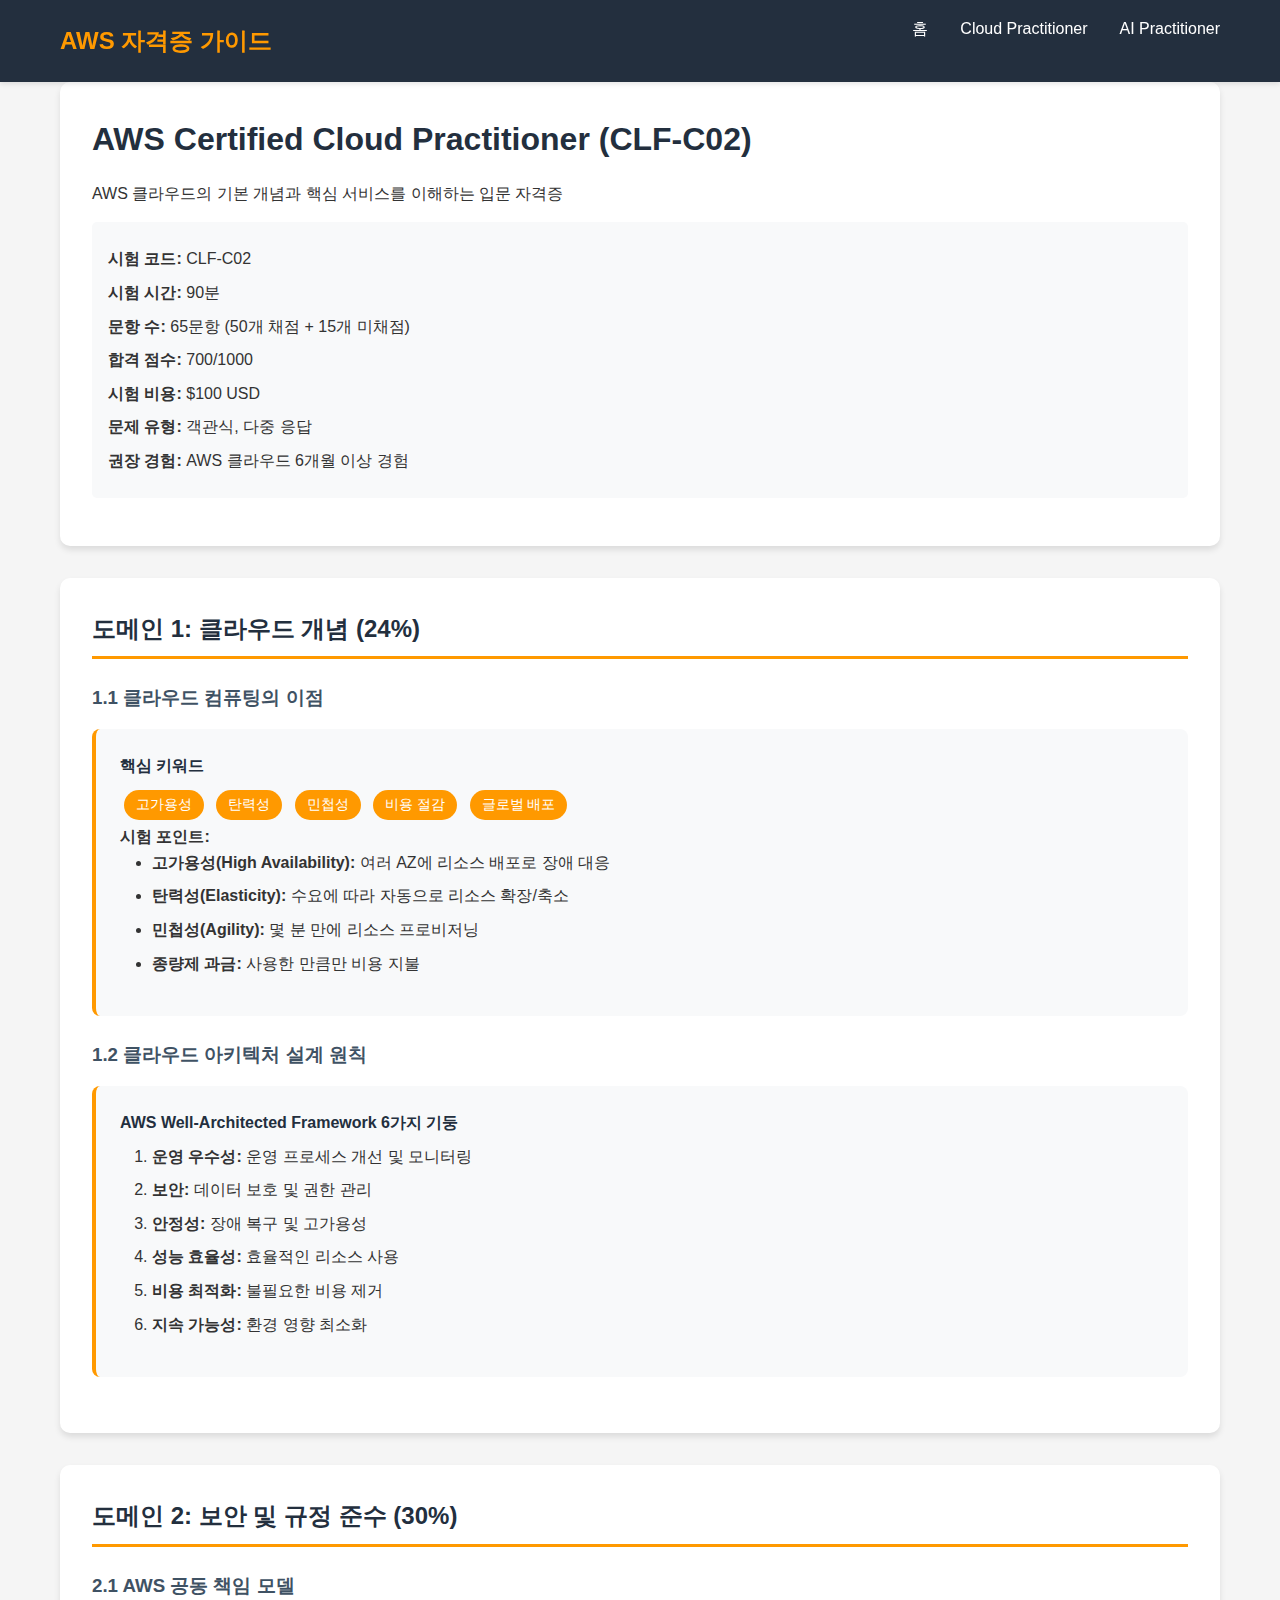
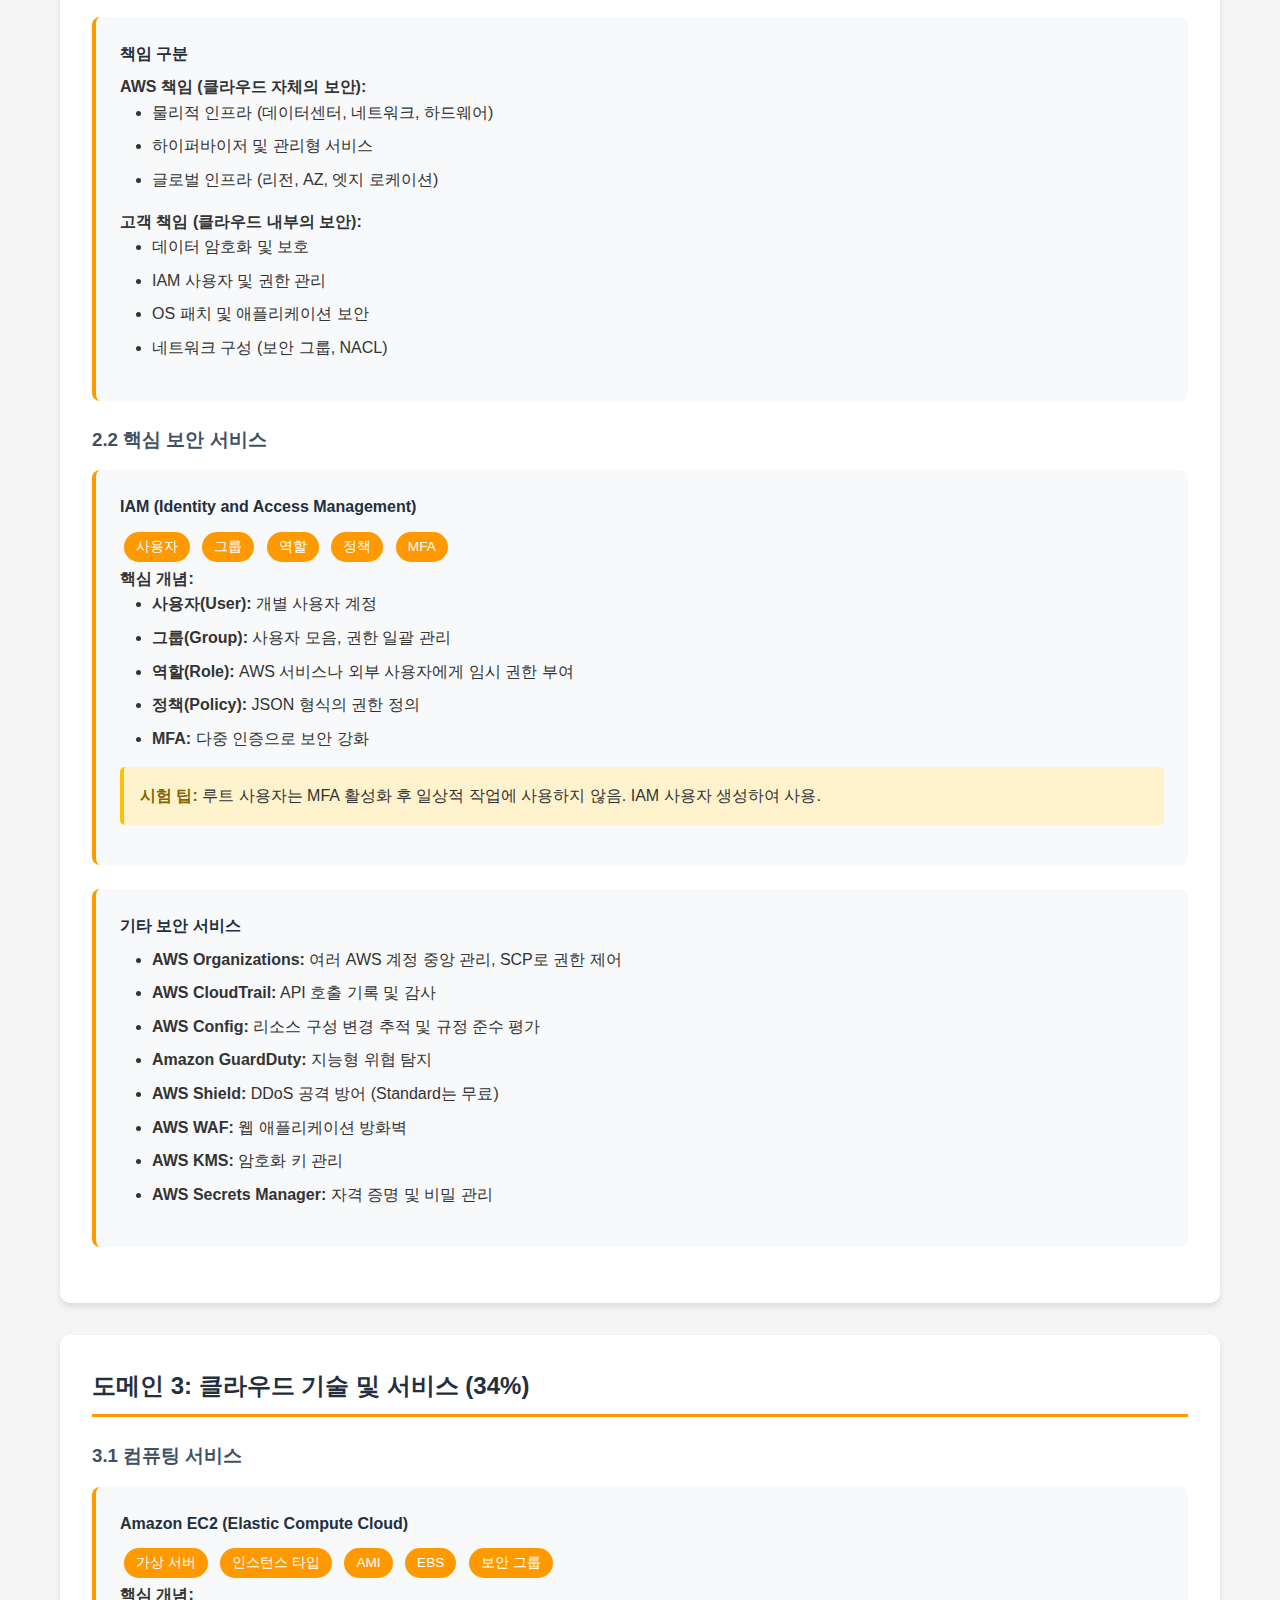
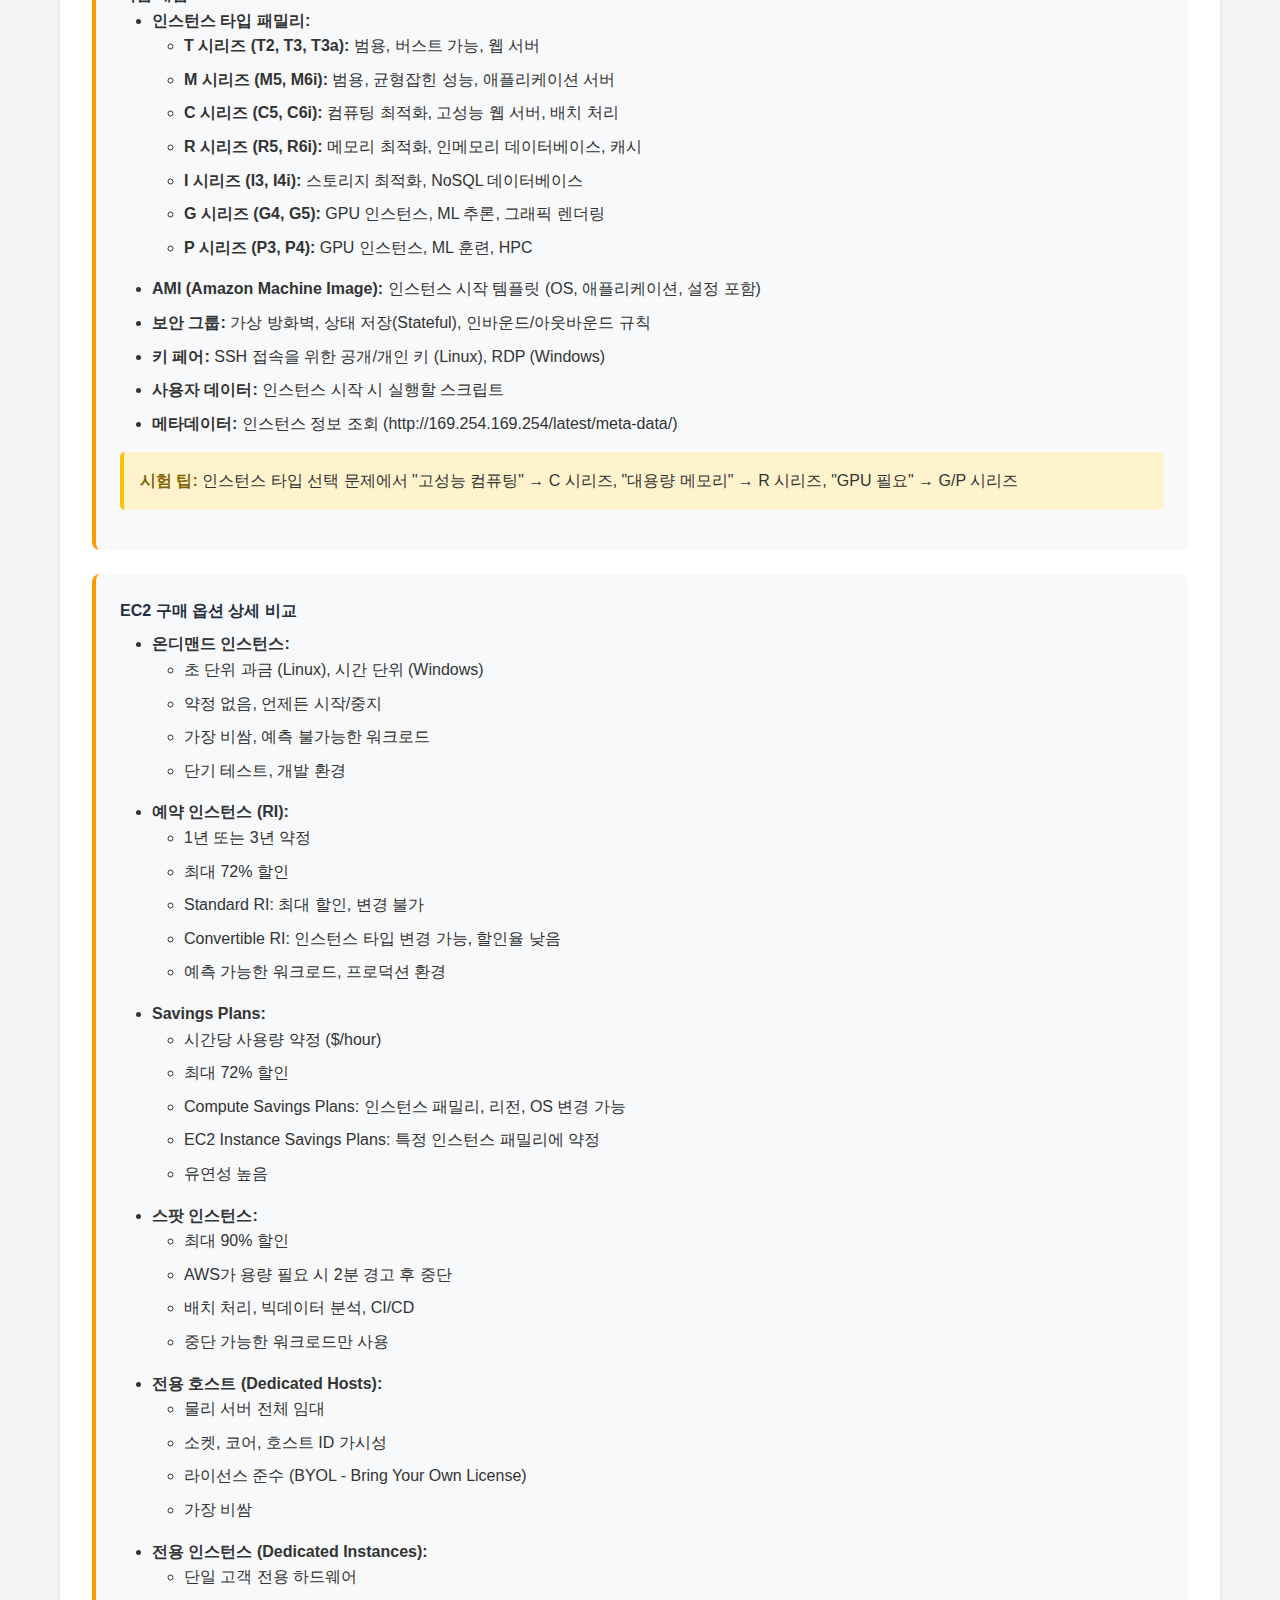
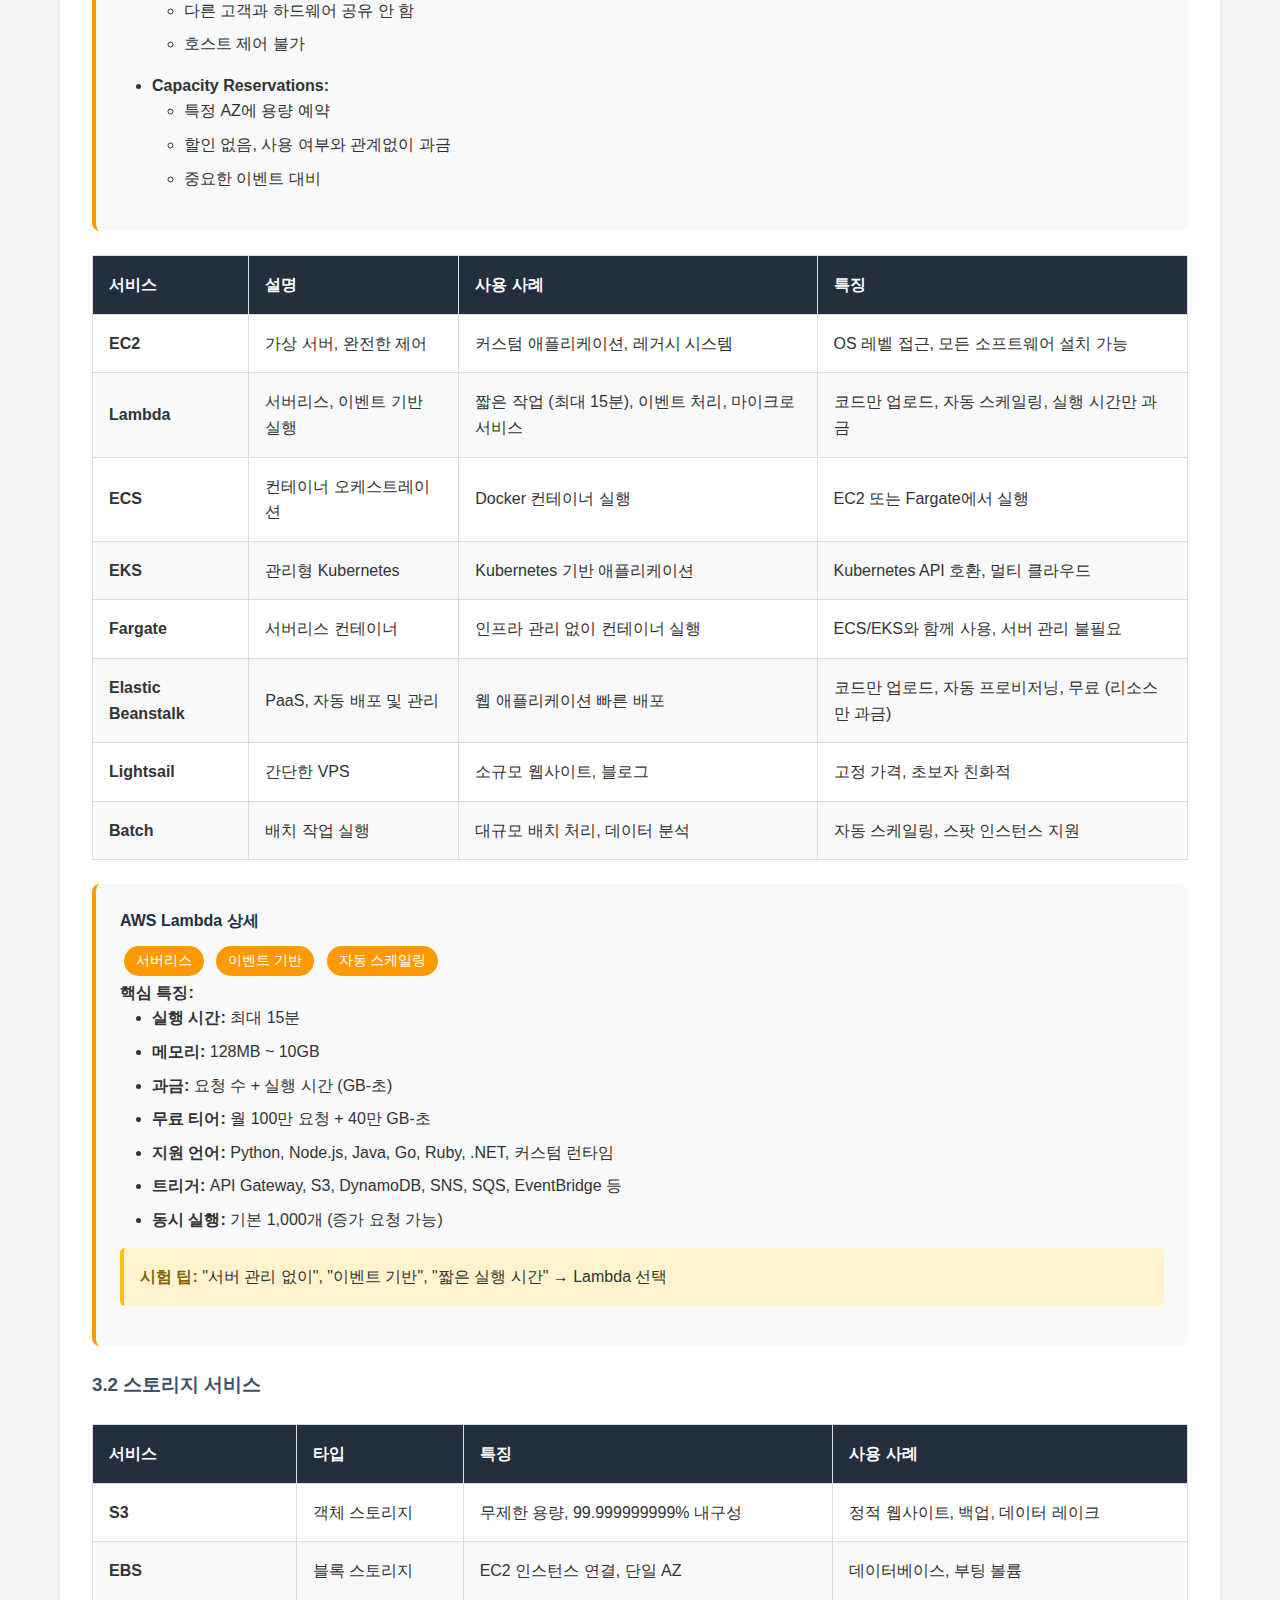
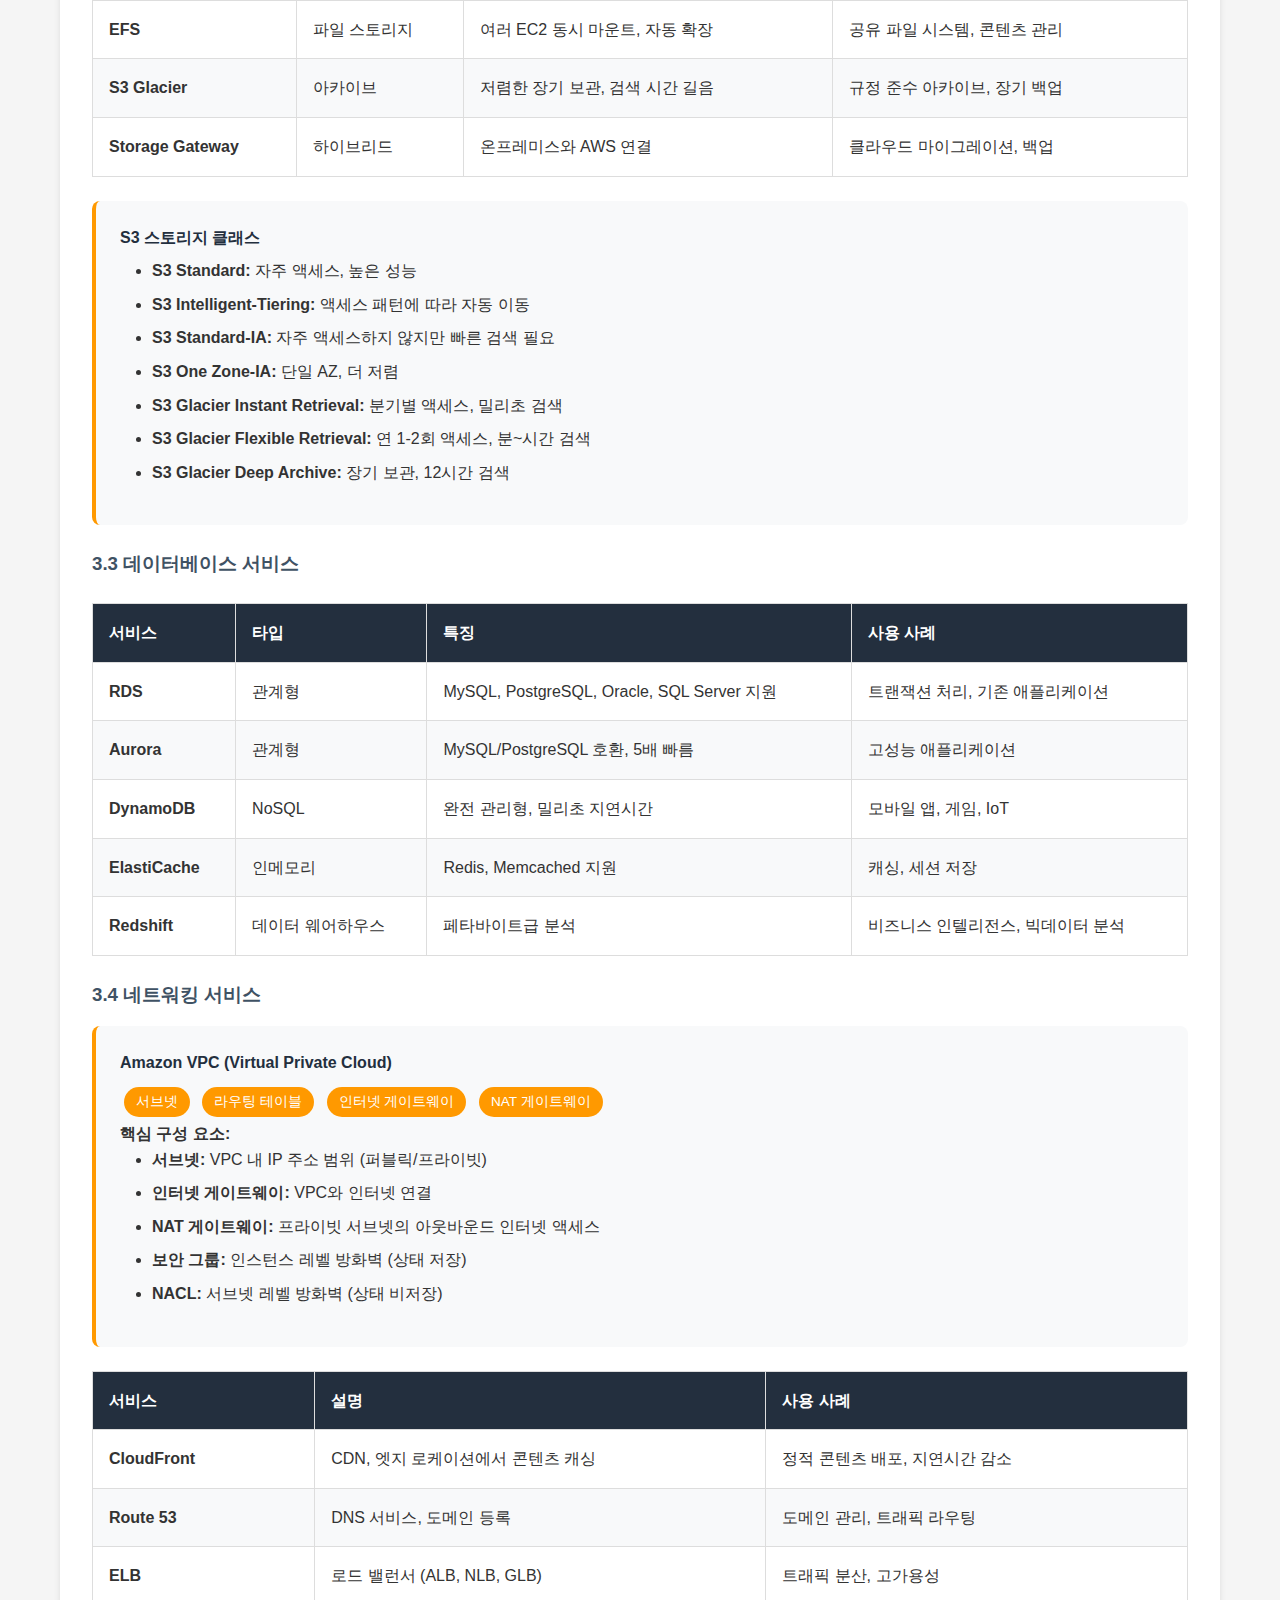
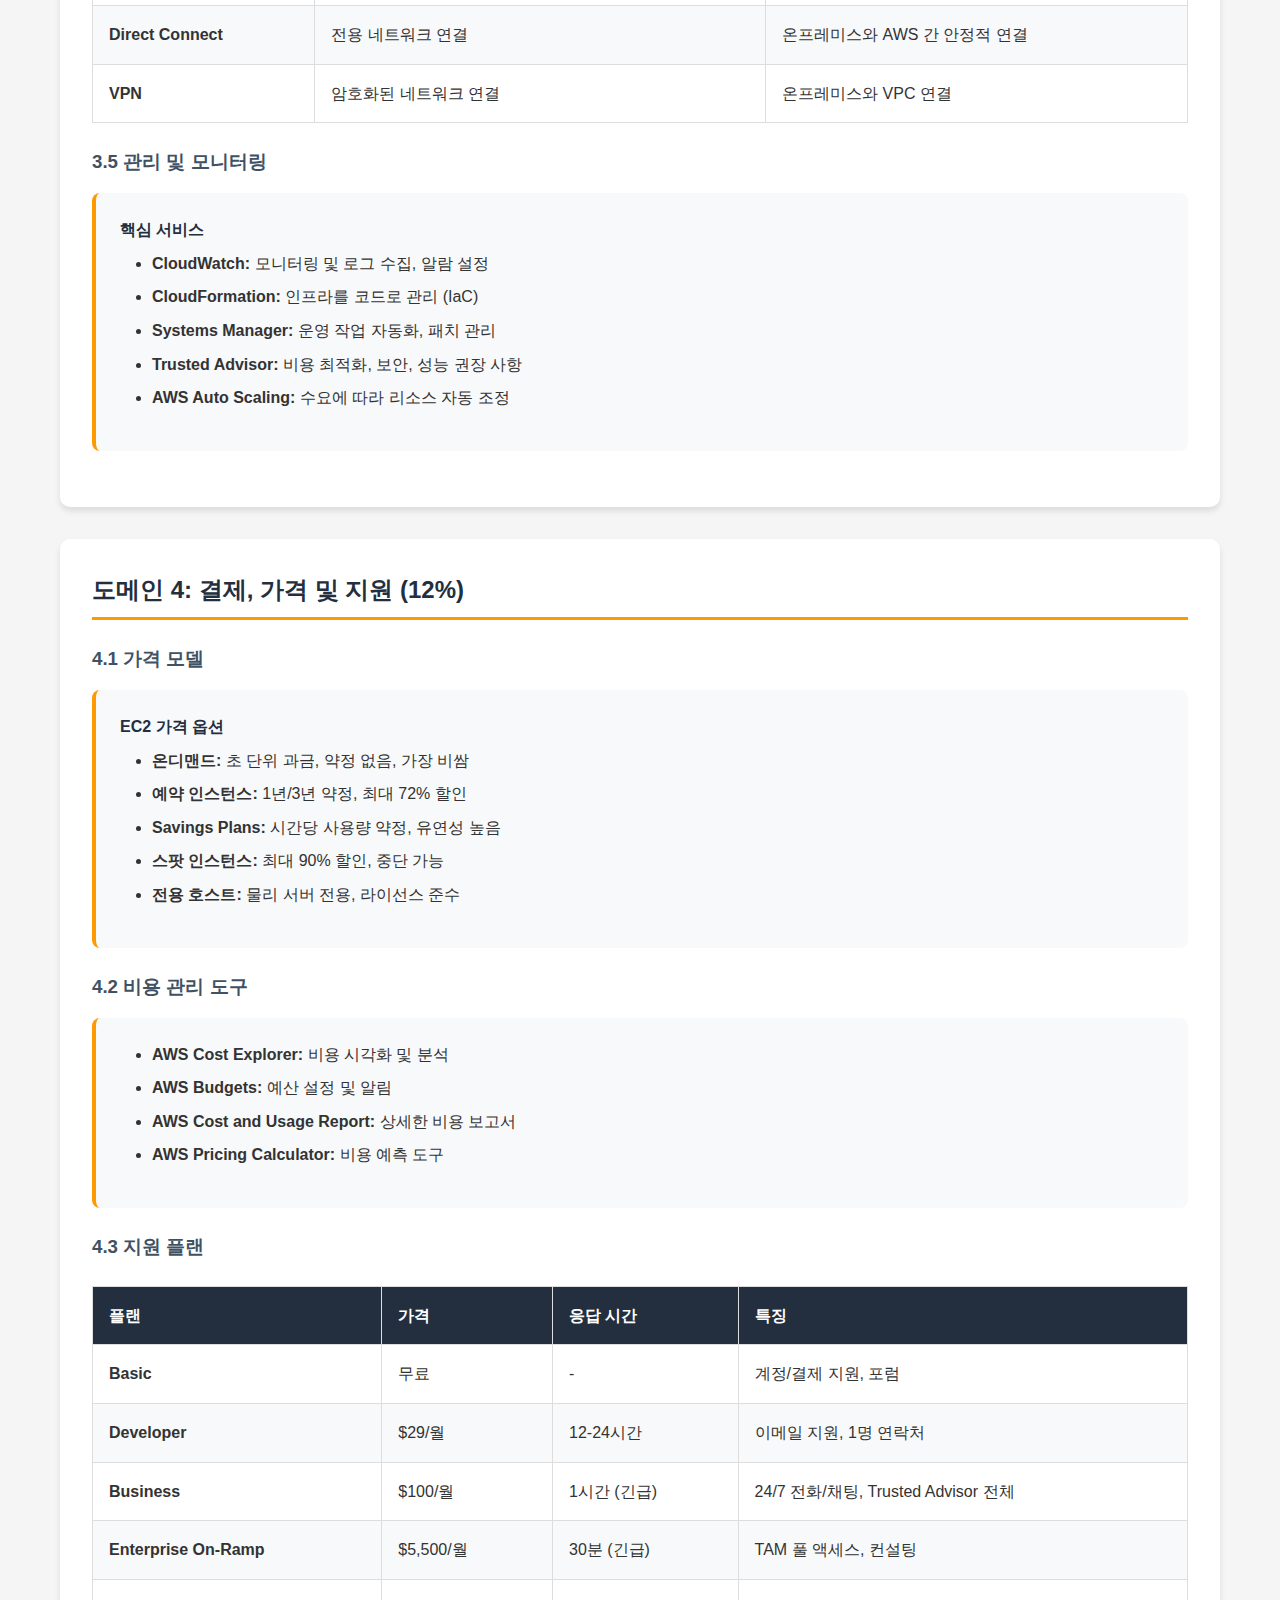
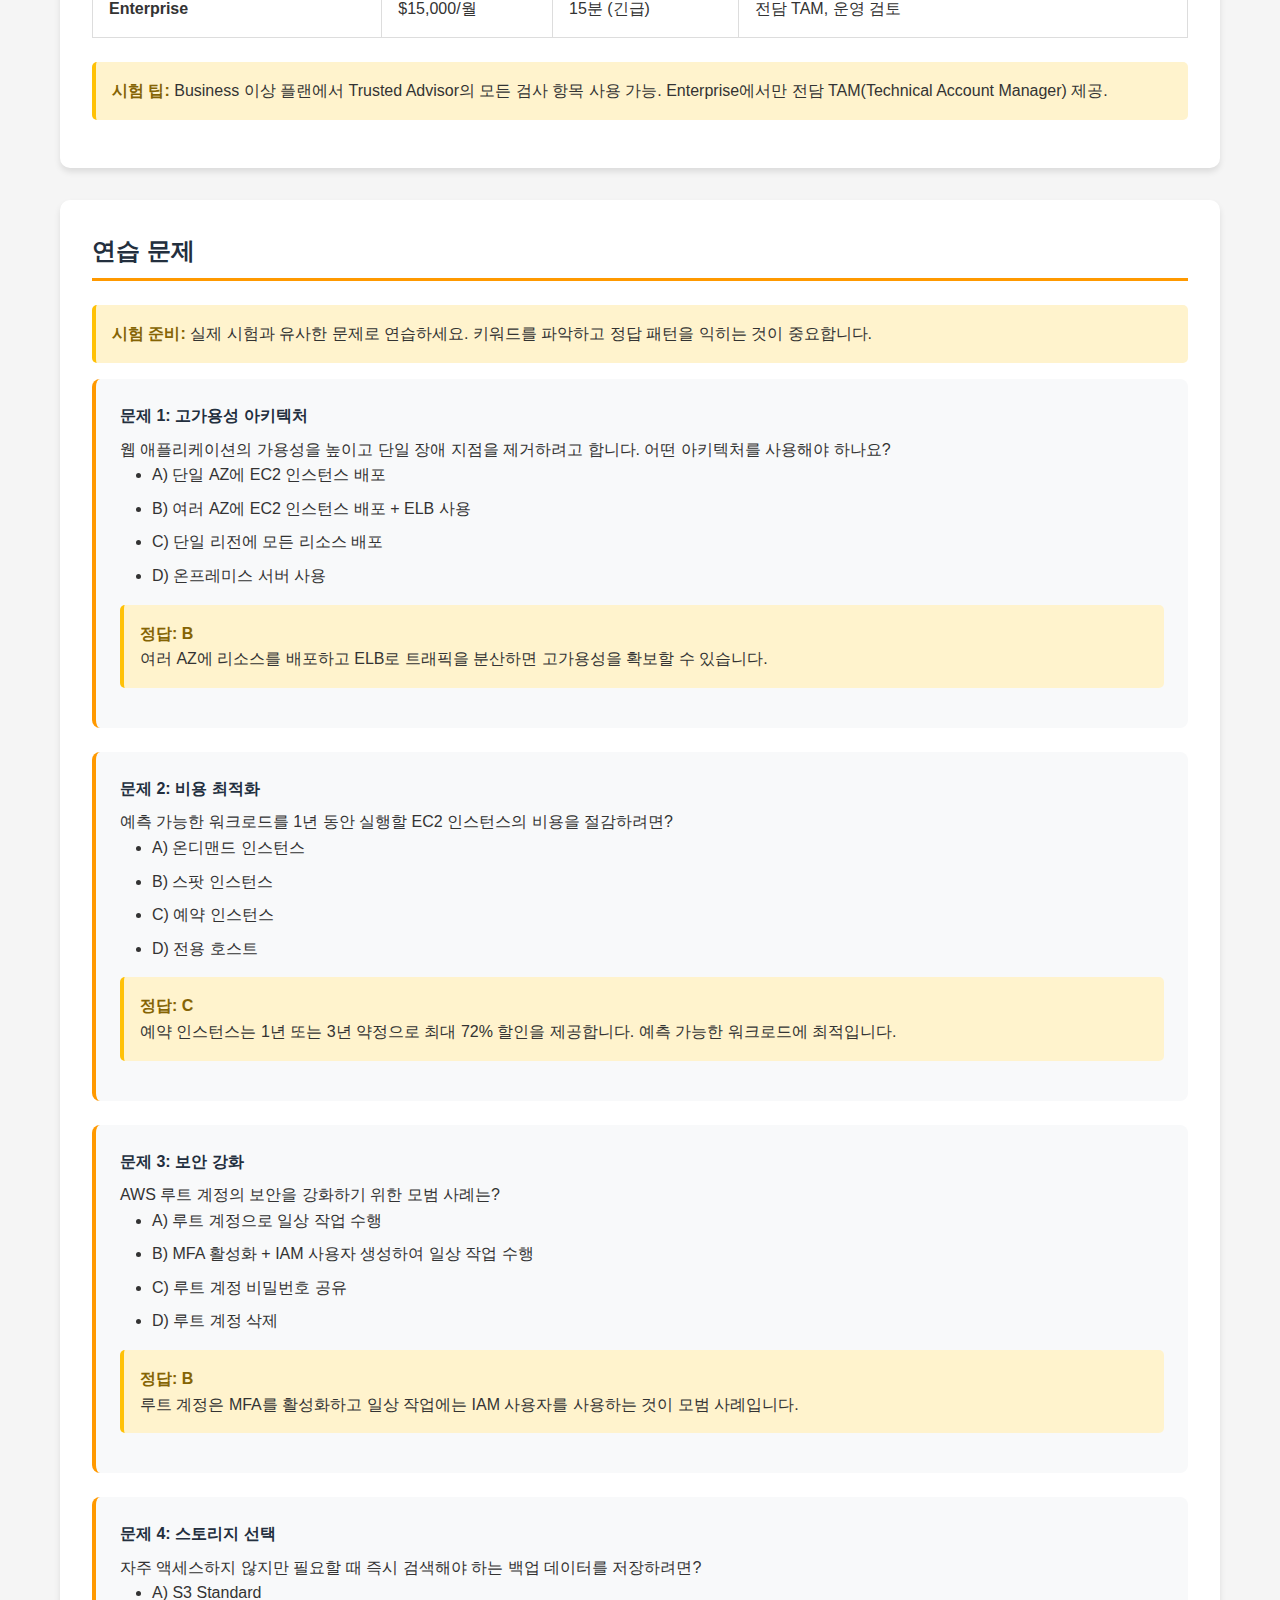
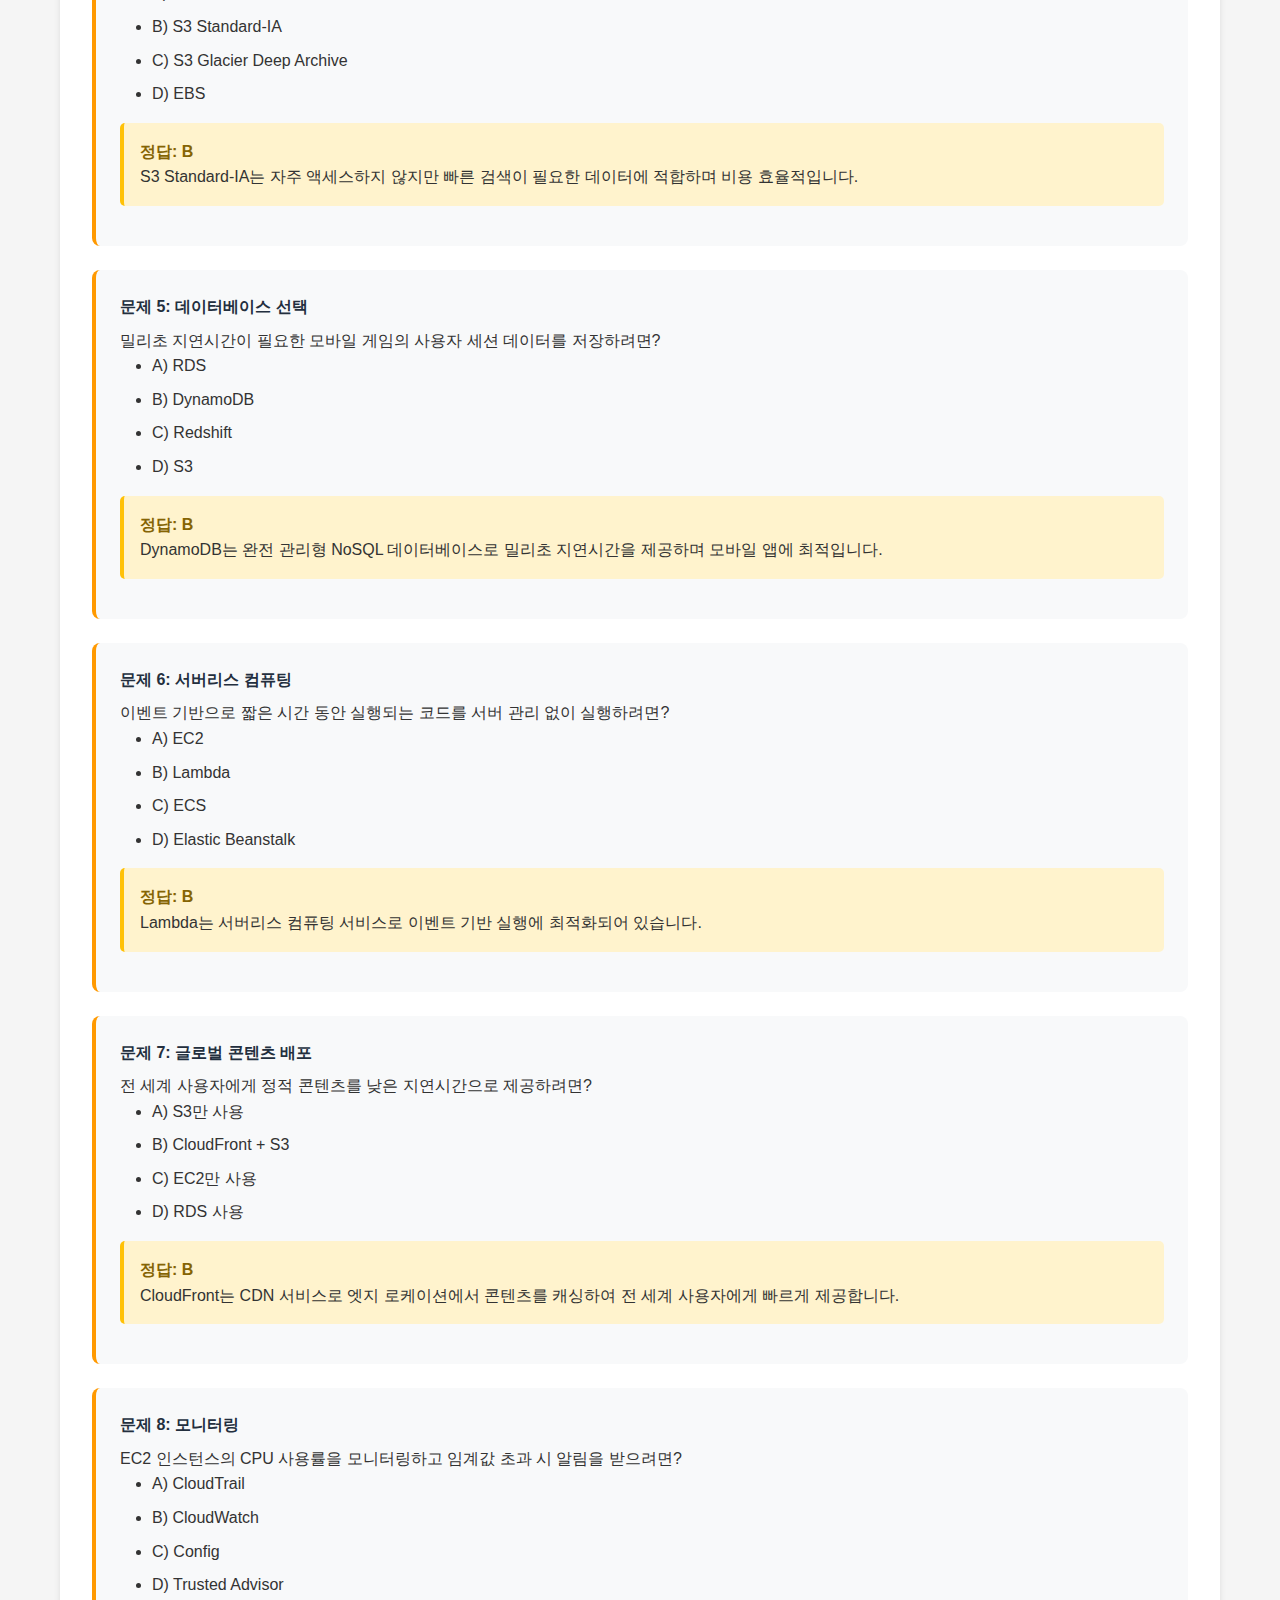
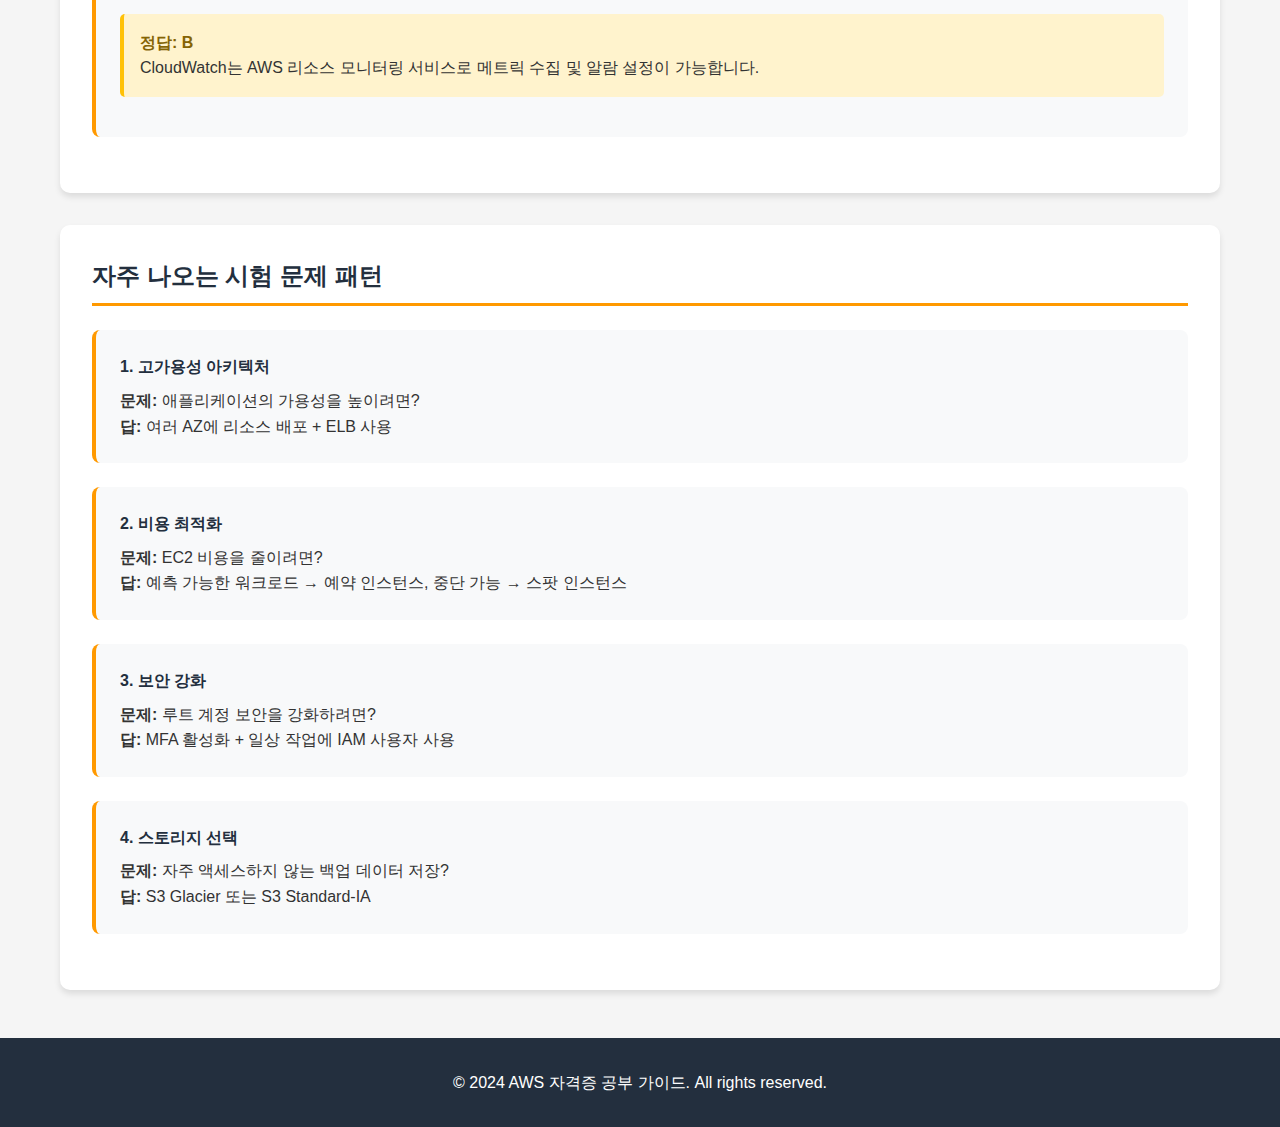
<file: cloud-practitioner-backup.html>
<!DOCTYPE html>
<html lang="ko">
<head>
    <meta charset="UTF-8">
    <meta name="viewport" content="width=device-width, initial-scale=1.0">
    <title>AWS Cloud Practitioner - 학습 가이드</title>
    <link rel="stylesheet" href="styles.css">
</head>
<body>
    <nav class="navbar">
        <div class="container">
            <h1 class="logo">AWS 자격증 가이드</h1>
            <ul class="nav-links">
                <li><a href="index.html">홈</a></li>
                <li><a href="cloud-practitioner.html">Cloud Practitioner</a></li>
                <li><a href="ai-practitioner.html">AI Practitioner</a></li>
            </ul>
        </div>
    </nav>

    <main class="container">
        <div class="content-header">
            <h1>AWS Certified Cloud Practitioner (CLF-C02)</h1>
            <p>AWS 클라우드의 기본 개념과 핵심 서비스를 이해하는 입문 자격증</p>
            <div class="cert-info">
                <p><strong>시험 코드:</strong> CLF-C02</p>
                <p><strong>시험 시간:</strong> 90분</p>
                <p><strong>문항 수:</strong> 65문항 (50개 채점 + 15개 미채점)</p>
                <p><strong>합격 점수:</strong> 700/1000</p>
                <p><strong>시험 비용:</strong> $100 USD</p>
                <p><strong>문제 유형:</strong> 객관식, 다중 응답</p>
                <p><strong>권장 경험:</strong> AWS 클라우드 6개월 이상 경험</p>
            </div>
        </div>

        <section class="domain-section">
            <h2>도메인 1: 클라우드 개념 (24%)</h2>
            
            <h3>1.1 클라우드 컴퓨팅의 이점</h3>
            <div class="service-card">
                <h4>핵심 키워드</h4>
                <span class="keyword-tag">고가용성</span>
                <span class="keyword-tag">탄력성</span>
                <span class="keyword-tag">민첩성</span>
                <span class="keyword-tag">비용 절감</span>
                <span class="keyword-tag">글로벌 배포</span>
                <p><strong>시험 포인트:</strong></p>
                <ul>
                    <li><strong>고가용성(High Availability):</strong> 여러 AZ에 리소스 배포로 장애 대응</li>
                    <li><strong>탄력성(Elasticity):</strong> 수요에 따라 자동으로 리소스 확장/축소</li>
                    <li><strong>민첩성(Agility):</strong> 몇 분 만에 리소스 프로비저닝</li>
                    <li><strong>종량제 과금:</strong> 사용한 만큼만 비용 지불</li>
                </ul>
            </div>

            <h3>1.2 클라우드 아키텍처 설계 원칙</h3>
            <div class="service-card">
                <h4>AWS Well-Architected Framework 6가지 기둥</h4>
                <ol>
                    <li><strong>운영 우수성:</strong> 운영 프로세스 개선 및 모니터링</li>
                    <li><strong>보안:</strong> 데이터 보호 및 권한 관리</li>
                    <li><strong>안정성:</strong> 장애 복구 및 고가용성</li>
                    <li><strong>성능 효율성:</strong> 효율적인 리소스 사용</li>
                    <li><strong>비용 최적화:</strong> 불필요한 비용 제거</li>
                    <li><strong>지속 가능성:</strong> 환경 영향 최소화</li>
                </ol>
            </div>
        </section>

        <section class="domain-section">
            <h2>도메인 2: 보안 및 규정 준수 (30%)</h2>
            
            <h3>2.1 AWS 공동 책임 모델</h3>
            <div class="service-card">
                <h4>책임 구분</h4>
                <p><strong>AWS 책임 (클라우드 자체의 보안):</strong></p>
                <ul>
                    <li>물리적 인프라 (데이터센터, 네트워크, 하드웨어)</li>
                    <li>하이퍼바이저 및 관리형 서비스</li>
                    <li>글로벌 인프라 (리전, AZ, 엣지 로케이션)</li>
                </ul>
                <p><strong>고객 책임 (클라우드 내부의 보안):</strong></p>
                <ul>
                    <li>데이터 암호화 및 보호</li>
                    <li>IAM 사용자 및 권한 관리</li>
                    <li>OS 패치 및 애플리케이션 보안</li>
                    <li>네트워크 구성 (보안 그룹, NACL)</li>
                </ul>
            </div>

            <h3>2.2 핵심 보안 서비스</h3>
            <div class="service-card">
                <h4>IAM (Identity and Access Management)</h4>
                <span class="keyword-tag">사용자</span>
                <span class="keyword-tag">그룹</span>
                <span class="keyword-tag">역할</span>
                <span class="keyword-tag">정책</span>
                <span class="keyword-tag">MFA</span>
                <p><strong>핵심 개념:</strong></p>
                <ul>
                    <li><strong>사용자(User):</strong> 개별 사용자 계정</li>
                    <li><strong>그룹(Group):</strong> 사용자 모음, 권한 일괄 관리</li>
                    <li><strong>역할(Role):</strong> AWS 서비스나 외부 사용자에게 임시 권한 부여</li>
                    <li><strong>정책(Policy):</strong> JSON 형식의 권한 정의</li>
                    <li><strong>MFA:</strong> 다중 인증으로 보안 강화</li>
                </ul>
                <div class="exam-tip">
                    <strong>시험 팁:</strong> 루트 사용자는 MFA 활성화 후 일상적 작업에 사용하지 않음. IAM 사용자 생성하여 사용.
                </div>
            </div>

            <div class="service-card">
                <h4>기타 보안 서비스</h4>
                <ul>
                    <li><strong>AWS Organizations:</strong> 여러 AWS 계정 중앙 관리, SCP로 권한 제어</li>
                    <li><strong>AWS CloudTrail:</strong> API 호출 기록 및 감사</li>
                    <li><strong>AWS Config:</strong> 리소스 구성 변경 추적 및 규정 준수 평가</li>
                    <li><strong>Amazon GuardDuty:</strong> 지능형 위협 탐지</li>
                    <li><strong>AWS Shield:</strong> DDoS 공격 방어 (Standard는 무료)</li>
                    <li><strong>AWS WAF:</strong> 웹 애플리케이션 방화벽</li>
                    <li><strong>AWS KMS:</strong> 암호화 키 관리</li>
                    <li><strong>AWS Secrets Manager:</strong> 자격 증명 및 비밀 관리</li>
                </ul>
            </div>
        </section>

        <section class="domain-section">
            <h2>도메인 3: 클라우드 기술 및 서비스 (34%)</h2>
            
            <h3>3.1 컴퓨팅 서비스</h3>
            <div class="service-card">
                <h4>Amazon EC2 (Elastic Compute Cloud)</h4>
                <span class="keyword-tag">가상 서버</span>
                <span class="keyword-tag">인스턴스 타입</span>
                <span class="keyword-tag">AMI</span>
                <span class="keyword-tag">EBS</span>
                <span class="keyword-tag">보안 그룹</span>
                <p><strong>핵심 개념:</strong></p>
                <ul>
                    <li><strong>인스턴스 타입 패밀리:</strong>
                        <ul>
                            <li><strong>T 시리즈 (T2, T3, T3a):</strong> 범용, 버스트 가능, 웹 서버</li>
                            <li><strong>M 시리즈 (M5, M6i):</strong> 범용, 균형잡힌 성능, 애플리케이션 서버</li>
                            <li><strong>C 시리즈 (C5, C6i):</strong> 컴퓨팅 최적화, 고성능 웹 서버, 배치 처리</li>
                            <li><strong>R 시리즈 (R5, R6i):</strong> 메모리 최적화, 인메모리 데이터베이스, 캐시</li>
                            <li><strong>I 시리즈 (I3, I4i):</strong> 스토리지 최적화, NoSQL 데이터베이스</li>
                            <li><strong>G 시리즈 (G4, G5):</strong> GPU 인스턴스, ML 추론, 그래픽 렌더링</li>
                            <li><strong>P 시리즈 (P3, P4):</strong> GPU 인스턴스, ML 훈련, HPC</li>
                        </ul>
                    </li>
                    <li><strong>AMI (Amazon Machine Image):</strong> 인스턴스 시작 템플릿 (OS, 애플리케이션, 설정 포함)</li>
                    <li><strong>보안 그룹:</strong> 가상 방화벽, 상태 저장(Stateful), 인바운드/아웃바운드 규칙</li>
                    <li><strong>키 페어:</strong> SSH 접속을 위한 공개/개인 키 (Linux), RDP (Windows)</li>
                    <li><strong>사용자 데이터:</strong> 인스턴스 시작 시 실행할 스크립트</li>
                    <li><strong>메타데이터:</strong> 인스턴스 정보 조회 (http://169.254.169.254/latest/meta-data/)</li>
                </ul>
                <div class="exam-tip">
                    <strong>시험 팁:</strong> 인스턴스 타입 선택 문제에서 "고성능 컴퓨팅" → C 시리즈, "대용량 메모리" → R 시리즈, "GPU 필요" → G/P 시리즈
                </div>
            </div>

            <div class="service-card">
                <h4>EC2 구매 옵션 상세 비교</h4>
                <ul>
                    <li><strong>온디맨드 인스턴스:</strong>
                        <ul>
                            <li>초 단위 과금 (Linux), 시간 단위 (Windows)</li>
                            <li>약정 없음, 언제든 시작/중지</li>
                            <li>가장 비쌈, 예측 불가능한 워크로드</li>
                            <li>단기 테스트, 개발 환경</li>
                        </ul>
                    </li>
                    <li><strong>예약 인스턴스 (RI):</strong>
                        <ul>
                            <li>1년 또는 3년 약정</li>
                            <li>최대 72% 할인</li>
                            <li>Standard RI: 최대 할인, 변경 불가</li>
                            <li>Convertible RI: 인스턴스 타입 변경 가능, 할인율 낮음</li>
                            <li>예측 가능한 워크로드, 프로덕션 환경</li>
                        </ul>
                    </li>
                    <li><strong>Savings Plans:</strong>
                        <ul>
                            <li>시간당 사용량 약정 ($/hour)</li>
                            <li>최대 72% 할인</li>
                            <li>Compute Savings Plans: 인스턴스 패밀리, 리전, OS 변경 가능</li>
                            <li>EC2 Instance Savings Plans: 특정 인스턴스 패밀리에 약정</li>
                            <li>유연성 높음</li>
                        </ul>
                    </li>
                    <li><strong>스팟 인스턴스:</strong>
                        <ul>
                            <li>최대 90% 할인</li>
                            <li>AWS가 용량 필요 시 2분 경고 후 중단</li>
                            <li>배치 처리, 빅데이터 분석, CI/CD</li>
                            <li>중단 가능한 워크로드만 사용</li>
                        </ul>
                    </li>
                    <li><strong>전용 호스트 (Dedicated Hosts):</strong>
                        <ul>
                            <li>물리 서버 전체 임대</li>
                            <li>소켓, 코어, 호스트 ID 가시성</li>
                            <li>라이선스 준수 (BYOL - Bring Your Own License)</li>
                            <li>가장 비쌈</li>
                        </ul>
                    </li>
                    <li><strong>전용 인스턴스 (Dedicated Instances):</strong>
                        <ul>
                            <li>단일 고객 전용 하드웨어</li>
                            <li>다른 고객과 하드웨어 공유 안 함</li>
                            <li>호스트 제어 불가</li>
                        </ul>
                    </li>
                    <li><strong>Capacity Reservations:</strong>
                        <ul>
                            <li>특정 AZ에 용량 예약</li>
                            <li>할인 없음, 사용 여부와 관계없이 과금</li>
                            <li>중요한 이벤트 대비</li>
                        </ul>
                    </li>
                </ul>
            </div>

            <table class="comparison-table">
                <thead>
                    <tr>
                        <th>서비스</th>
                        <th>설명</th>
                        <th>사용 사례</th>
                        <th>특징</th>
                    </tr>
                </thead>
                <tbody>
                    <tr>
                        <td><strong>EC2</strong></td>
                        <td>가상 서버, 완전한 제어</td>
                        <td>커스텀 애플리케이션, 레거시 시스템</td>
                        <td>OS 레벨 접근, 모든 소프트웨어 설치 가능</td>
                    </tr>
                    <tr>
                        <td><strong>Lambda</strong></td>
                        <td>서버리스, 이벤트 기반 실행</td>
                        <td>짧은 작업 (최대 15분), 이벤트 처리, 마이크로서비스</td>
                        <td>코드만 업로드, 자동 스케일링, 실행 시간만 과금</td>
                    </tr>
                    <tr>
                        <td><strong>ECS</strong></td>
                        <td>컨테이너 오케스트레이션</td>
                        <td>Docker 컨테이너 실행</td>
                        <td>EC2 또는 Fargate에서 실행</td>
                    </tr>
                    <tr>
                        <td><strong>EKS</strong></td>
                        <td>관리형 Kubernetes</td>
                        <td>Kubernetes 기반 애플리케이션</td>
                        <td>Kubernetes API 호환, 멀티 클라우드</td>
                    </tr>
                    <tr>
                        <td><strong>Fargate</strong></td>
                        <td>서버리스 컨테이너</td>
                        <td>인프라 관리 없이 컨테이너 실행</td>
                        <td>ECS/EKS와 함께 사용, 서버 관리 불필요</td>
                    </tr>
                    <tr>
                        <td><strong>Elastic Beanstalk</strong></td>
                        <td>PaaS, 자동 배포 및 관리</td>
                        <td>웹 애플리케이션 빠른 배포</td>
                        <td>코드만 업로드, 자동 프로비저닝, 무료 (리소스만 과금)</td>
                    </tr>
                    <tr>
                        <td><strong>Lightsail</strong></td>
                        <td>간단한 VPS</td>
                        <td>소규모 웹사이트, 블로그</td>
                        <td>고정 가격, 초보자 친화적</td>
                    </tr>
                    <tr>
                        <td><strong>Batch</strong></td>
                        <td>배치 작업 실행</td>
                        <td>대규모 배치 처리, 데이터 분석</td>
                        <td>자동 스케일링, 스팟 인스턴스 지원</td>
                    </tr>
                </tbody>
            </table>

            <div class="service-card">
                <h4>AWS Lambda 상세</h4>
                <span class="keyword-tag">서버리스</span>
                <span class="keyword-tag">이벤트 기반</span>
                <span class="keyword-tag">자동 스케일링</span>
                <p><strong>핵심 특징:</strong></p>
                <ul>
                    <li><strong>실행 시간:</strong> 최대 15분</li>
                    <li><strong>메모리:</strong> 128MB ~ 10GB</li>
                    <li><strong>과금:</strong> 요청 수 + 실행 시간 (GB-초)</li>
                    <li><strong>무료 티어:</strong> 월 100만 요청 + 40만 GB-초</li>
                    <li><strong>지원 언어:</strong> Python, Node.js, Java, Go, Ruby, .NET, 커스텀 런타임</li>
                    <li><strong>트리거:</strong> API Gateway, S3, DynamoDB, SNS, SQS, EventBridge 등</li>
                    <li><strong>동시 실행:</strong> 기본 1,000개 (증가 요청 가능)</li>
                </ul>
                <div class="exam-tip">
                    <strong>시험 팁:</strong> "서버 관리 없이", "이벤트 기반", "짧은 실행 시간" → Lambda 선택
                </div>
            </div>

            <h3>3.2 스토리지 서비스</h3>
            <table class="comparison-table">
                <thead>
                    <tr>
                        <th>서비스</th>
                        <th>타입</th>
                        <th>특징</th>
                        <th>사용 사례</th>
                    </tr>
                </thead>
                <tbody>
                    <tr>
                        <td><strong>S3</strong></td>
                        <td>객체 스토리지</td>
                        <td>무제한 용량, 99.999999999% 내구성</td>
                        <td>정적 웹사이트, 백업, 데이터 레이크</td>
                    </tr>
                    <tr>
                        <td><strong>EBS</strong></td>
                        <td>블록 스토리지</td>
                        <td>EC2 인스턴스 연결, 단일 AZ</td>
                        <td>데이터베이스, 부팅 볼륨</td>
                    </tr>
                    <tr>
                        <td><strong>EFS</strong></td>
                        <td>파일 스토리지</td>
                        <td>여러 EC2 동시 마운트, 자동 확장</td>
                        <td>공유 파일 시스템, 콘텐츠 관리</td>
                    </tr>
                    <tr>
                        <td><strong>S3 Glacier</strong></td>
                        <td>아카이브</td>
                        <td>저렴한 장기 보관, 검색 시간 길음</td>
                        <td>규정 준수 아카이브, 장기 백업</td>
                    </tr>
                    <tr>
                        <td><strong>Storage Gateway</strong></td>
                        <td>하이브리드</td>
                        <td>온프레미스와 AWS 연결</td>
                        <td>클라우드 마이그레이션, 백업</td>
                    </tr>
                </tbody>
            </table>

            <div class="service-card">
                <h4>S3 스토리지 클래스</h4>
                <ul>
                    <li><strong>S3 Standard:</strong> 자주 액세스, 높은 성능</li>
                    <li><strong>S3 Intelligent-Tiering:</strong> 액세스 패턴에 따라 자동 이동</li>
                    <li><strong>S3 Standard-IA:</strong> 자주 액세스하지 않지만 빠른 검색 필요</li>
                    <li><strong>S3 One Zone-IA:</strong> 단일 AZ, 더 저렴</li>
                    <li><strong>S3 Glacier Instant Retrieval:</strong> 분기별 액세스, 밀리초 검색</li>
                    <li><strong>S3 Glacier Flexible Retrieval:</strong> 연 1-2회 액세스, 분~시간 검색</li>
                    <li><strong>S3 Glacier Deep Archive:</strong> 장기 보관, 12시간 검색</li>
                </ul>
            </div>

            <h3>3.3 데이터베이스 서비스</h3>
            <table class="comparison-table">
                <thead>
                    <tr>
                        <th>서비스</th>
                        <th>타입</th>
                        <th>특징</th>
                        <th>사용 사례</th>
                    </tr>
                </thead>
                <tbody>
                    <tr>
                        <td><strong>RDS</strong></td>
                        <td>관계형</td>
                        <td>MySQL, PostgreSQL, Oracle, SQL Server 지원</td>
                        <td>트랜잭션 처리, 기존 애플리케이션</td>
                    </tr>
                    <tr>
                        <td><strong>Aurora</strong></td>
                        <td>관계형</td>
                        <td>MySQL/PostgreSQL 호환, 5배 빠름</td>
                        <td>고성능 애플리케이션</td>
                    </tr>
                    <tr>
                        <td><strong>DynamoDB</strong></td>
                        <td>NoSQL</td>
                        <td>완전 관리형, 밀리초 지연시간</td>
                        <td>모바일 앱, 게임, IoT</td>
                    </tr>
                    <tr>
                        <td><strong>ElastiCache</strong></td>
                        <td>인메모리</td>
                        <td>Redis, Memcached 지원</td>
                        <td>캐싱, 세션 저장</td>
                    </tr>
                    <tr>
                        <td><strong>Redshift</strong></td>
                        <td>데이터 웨어하우스</td>
                        <td>페타바이트급 분석</td>
                        <td>비즈니스 인텔리전스, 빅데이터 분석</td>
                    </tr>
                </tbody>
            </table>

            <h3>3.4 네트워킹 서비스</h3>
            <div class="service-card">
                <h4>Amazon VPC (Virtual Private Cloud)</h4>
                <span class="keyword-tag">서브넷</span>
                <span class="keyword-tag">라우팅 테이블</span>
                <span class="keyword-tag">인터넷 게이트웨이</span>
                <span class="keyword-tag">NAT 게이트웨이</span>
                <p><strong>핵심 구성 요소:</strong></p>
                <ul>
                    <li><strong>서브넷:</strong> VPC 내 IP 주소 범위 (퍼블릭/프라이빗)</li>
                    <li><strong>인터넷 게이트웨이:</strong> VPC와 인터넷 연결</li>
                    <li><strong>NAT 게이트웨이:</strong> 프라이빗 서브넷의 아웃바운드 인터넷 액세스</li>
                    <li><strong>보안 그룹:</strong> 인스턴스 레벨 방화벽 (상태 저장)</li>
                    <li><strong>NACL:</strong> 서브넷 레벨 방화벽 (상태 비저장)</li>
                </ul>
            </div>

            <table class="comparison-table">
                <thead>
                    <tr>
                        <th>서비스</th>
                        <th>설명</th>
                        <th>사용 사례</th>
                    </tr>
                </thead>
                <tbody>
                    <tr>
                        <td><strong>CloudFront</strong></td>
                        <td>CDN, 엣지 로케이션에서 콘텐츠 캐싱</td>
                        <td>정적 콘텐츠 배포, 지연시간 감소</td>
                    </tr>
                    <tr>
                        <td><strong>Route 53</strong></td>
                        <td>DNS 서비스, 도메인 등록</td>
                        <td>도메인 관리, 트래픽 라우팅</td>
                    </tr>
                    <tr>
                        <td><strong>ELB</strong></td>
                        <td>로드 밸런서 (ALB, NLB, GLB)</td>
                        <td>트래픽 분산, 고가용성</td>
                    </tr>
                    <tr>
                        <td><strong>Direct Connect</strong></td>
                        <td>전용 네트워크 연결</td>
                        <td>온프레미스와 AWS 간 안정적 연결</td>
                    </tr>
                    <tr>
                        <td><strong>VPN</strong></td>
                        <td>암호화된 네트워크 연결</td>
                        <td>온프레미스와 VPC 연결</td>
                    </tr>
                </tbody>
            </table>

            <h3>3.5 관리 및 모니터링</h3>
            <div class="service-card">
                <h4>핵심 서비스</h4>
                <ul>
                    <li><strong>CloudWatch:</strong> 모니터링 및 로그 수집, 알람 설정</li>
                    <li><strong>CloudFormation:</strong> 인프라를 코드로 관리 (IaC)</li>
                    <li><strong>Systems Manager:</strong> 운영 작업 자동화, 패치 관리</li>
                    <li><strong>Trusted Advisor:</strong> 비용 최적화, 보안, 성능 권장 사항</li>
                    <li><strong>AWS Auto Scaling:</strong> 수요에 따라 리소스 자동 조정</li>
                </ul>
            </div>
        </section>

        <section class="domain-section">
            <h2>도메인 4: 결제, 가격 및 지원 (12%)</h2>
            
            <h3>4.1 가격 모델</h3>
            <div class="service-card">
                <h4>EC2 가격 옵션</h4>
                <ul>
                    <li><strong>온디맨드:</strong> 초 단위 과금, 약정 없음, 가장 비쌈</li>
                    <li><strong>예약 인스턴스:</strong> 1년/3년 약정, 최대 72% 할인</li>
                    <li><strong>Savings Plans:</strong> 시간당 사용량 약정, 유연성 높음</li>
                    <li><strong>스팟 인스턴스:</strong> 최대 90% 할인, 중단 가능</li>
                    <li><strong>전용 호스트:</strong> 물리 서버 전용, 라이선스 준수</li>
                </ul>
            </div>

            <h3>4.2 비용 관리 도구</h3>
            <div class="service-card">
                <ul>
                    <li><strong>AWS Cost Explorer:</strong> 비용 시각화 및 분석</li>
                    <li><strong>AWS Budgets:</strong> 예산 설정 및 알림</li>
                    <li><strong>AWS Cost and Usage Report:</strong> 상세한 비용 보고서</li>
                    <li><strong>AWS Pricing Calculator:</strong> 비용 예측 도구</li>
                </ul>
            </div>

            <h3>4.3 지원 플랜</h3>
            <table class="comparison-table">
                <thead>
                    <tr>
                        <th>플랜</th>
                        <th>가격</th>
                        <th>응답 시간</th>
                        <th>특징</th>
                    </tr>
                </thead>
                <tbody>
                    <tr>
                        <td><strong>Basic</strong></td>
                        <td>무료</td>
                        <td>-</td>
                        <td>계정/결제 지원, 포럼</td>
                    </tr>
                    <tr>
                        <td><strong>Developer</strong></td>
                        <td>$29/월</td>
                        <td>12-24시간</td>
                        <td>이메일 지원, 1명 연락처</td>
                    </tr>
                    <tr>
                        <td><strong>Business</strong></td>
                        <td>$100/월</td>
                        <td>1시간 (긴급)</td>
                        <td>24/7 전화/채팅, Trusted Advisor 전체</td>
                    </tr>
                    <tr>
                        <td><strong>Enterprise On-Ramp</strong></td>
                        <td>$5,500/월</td>
                        <td>30분 (긴급)</td>
                        <td>TAM 풀 액세스, 컨설팅</td>
                    </tr>
                    <tr>
                        <td><strong>Enterprise</strong></td>
                        <td>$15,000/월</td>
                        <td>15분 (긴급)</td>
                        <td>전담 TAM, 운영 검토</td>
                    </tr>
                </tbody>
            </table>

            <div class="exam-tip">
                <strong>시험 팁:</strong> Business 이상 플랜에서 Trusted Advisor의 모든 검사 항목 사용 가능. Enterprise에서만 전담 TAM(Technical Account Manager) 제공.
            </div>
        </section>

        <section class="domain-section">
            <h2>연습 문제</h2>
            
            <div class="exam-tip">
                <strong>시험 준비:</strong> 실제 시험과 유사한 문제로 연습하세요. 키워드를 파악하고 정답 패턴을 익히는 것이 중요합니다.
            </div>

            <div class="service-card">
                <h4>문제 1: 고가용성 아키텍처</h4>
                <p>웹 애플리케이션의 가용성을 높이고 단일 장애 지점을 제거하려고 합니다. 어떤 아키텍처를 사용해야 하나요?</p>
                <ul>
                    <li>A) 단일 AZ에 EC2 인스턴스 배포</li>
                    <li>B) 여러 AZ에 EC2 인스턴스 배포 + ELB 사용</li>
                    <li>C) 단일 리전에 모든 리소스 배포</li>
                    <li>D) 온프레미스 서버 사용</li>
                </ul>
                <div class="exam-tip">
                    <strong>정답: B</strong><br>
                    여러 AZ에 리소스를 배포하고 ELB로 트래픽을 분산하면 고가용성을 확보할 수 있습니다.
                </div>
            </div>

            <div class="service-card">
                <h4>문제 2: 비용 최적화</h4>
                <p>예측 가능한 워크로드를 1년 동안 실행할 EC2 인스턴스의 비용을 절감하려면?</p>
                <ul>
                    <li>A) 온디맨드 인스턴스</li>
                    <li>B) 스팟 인스턴스</li>
                    <li>C) 예약 인스턴스</li>
                    <li>D) 전용 호스트</li>
                </ul>
                <div class="exam-tip">
                    <strong>정답: C</strong><br>
                    예약 인스턴스는 1년 또는 3년 약정으로 최대 72% 할인을 제공합니다. 예측 가능한 워크로드에 최적입니다.
                </div>
            </div>

            <div class="service-card">
                <h4>문제 3: 보안 강화</h4>
                <p>AWS 루트 계정의 보안을 강화하기 위한 모범 사례는?</p>
                <ul>
                    <li>A) 루트 계정으로 일상 작업 수행</li>
                    <li>B) MFA 활성화 + IAM 사용자 생성하여 일상 작업 수행</li>
                    <li>C) 루트 계정 비밀번호 공유</li>
                    <li>D) 루트 계정 삭제</li>
                </ul>
                <div class="exam-tip">
                    <strong>정답: B</strong><br>
                    루트 계정은 MFA를 활성화하고 일상 작업에는 IAM 사용자를 사용하는 것이 모범 사례입니다.
                </div>
            </div>

            <div class="service-card">
                <h4>문제 4: 스토리지 선택</h4>
                <p>자주 액세스하지 않지만 필요할 때 즉시 검색해야 하는 백업 데이터를 저장하려면?</p>
                <ul>
                    <li>A) S3 Standard</li>
                    <li>B) S3 Standard-IA</li>
                    <li>C) S3 Glacier Deep Archive</li>
                    <li>D) EBS</li>
                </ul>
                <div class="exam-tip">
                    <strong>정답: B</strong><br>
                    S3 Standard-IA는 자주 액세스하지 않지만 빠른 검색이 필요한 데이터에 적합하며 비용 효율적입니다.
                </div>
            </div>

            <div class="service-card">
                <h4>문제 5: 데이터베이스 선택</h4>
                <p>밀리초 지연시간이 필요한 모바일 게임의 사용자 세션 데이터를 저장하려면?</p>
                <ul>
                    <li>A) RDS</li>
                    <li>B) DynamoDB</li>
                    <li>C) Redshift</li>
                    <li>D) S3</li>
                </ul>
                <div class="exam-tip">
                    <strong>정답: B</strong><br>
                    DynamoDB는 완전 관리형 NoSQL 데이터베이스로 밀리초 지연시간을 제공하며 모바일 앱에 최적입니다.
                </div>
            </div>

            <div class="service-card">
                <h4>문제 6: 서버리스 컴퓨팅</h4>
                <p>이벤트 기반으로 짧은 시간 동안 실행되는 코드를 서버 관리 없이 실행하려면?</p>
                <ul>
                    <li>A) EC2</li>
                    <li>B) Lambda</li>
                    <li>C) ECS</li>
                    <li>D) Elastic Beanstalk</li>
                </ul>
                <div class="exam-tip">
                    <strong>정답: B</strong><br>
                    Lambda는 서버리스 컴퓨팅 서비스로 이벤트 기반 실행에 최적화되어 있습니다.
                </div>
            </div>

            <div class="service-card">
                <h4>문제 7: 글로벌 콘텐츠 배포</h4>
                <p>전 세계 사용자에게 정적 콘텐츠를 낮은 지연시간으로 제공하려면?</p>
                <ul>
                    <li>A) S3만 사용</li>
                    <li>B) CloudFront + S3</li>
                    <li>C) EC2만 사용</li>
                    <li>D) RDS 사용</li>
                </ul>
                <div class="exam-tip">
                    <strong>정답: B</strong><br>
                    CloudFront는 CDN 서비스로 엣지 로케이션에서 콘텐츠를 캐싱하여 전 세계 사용자에게 빠르게 제공합니다.
                </div>
            </div>

            <div class="service-card">
                <h4>문제 8: 모니터링</h4>
                <p>EC2 인스턴스의 CPU 사용률을 모니터링하고 임계값 초과 시 알림을 받으려면?</p>
                <ul>
                    <li>A) CloudTrail</li>
                    <li>B) CloudWatch</li>
                    <li>C) Config</li>
                    <li>D) Trusted Advisor</li>
                </ul>
                <div class="exam-tip">
                    <strong>정답: B</strong><br>
                    CloudWatch는 AWS 리소스 모니터링 서비스로 메트릭 수집 및 알람 설정이 가능합니다.
                </div>
            </div>
        </section>

        <section class="domain-section">
            <h2>자주 나오는 시험 문제 패턴</h2>
            
            <div class="service-card">
                <h4>1. 고가용성 아키텍처</h4>
                <p><strong>문제:</strong> 애플리케이션의 가용성을 높이려면?</p>
                <p><strong>답:</strong> 여러 AZ에 리소스 배포 + ELB 사용</p>
            </div>

            <div class="service-card">
                <h4>2. 비용 최적화</h4>
                <p><strong>문제:</strong> EC2 비용을 줄이려면?</p>
                <p><strong>답:</strong> 예측 가능한 워크로드 → 예약 인스턴스, 중단 가능 → 스팟 인스턴스</p>
            </div>

            <div class="service-card">
                <h4>3. 보안 강화</h4>
                <p><strong>문제:</strong> 루트 계정 보안을 강화하려면?</p>
                <p><strong>답:</strong> MFA 활성화 + 일상 작업에 IAM 사용자 사용</p>
            </div>

            <div class="service-card">
                <h4>4. 스토리지 선택</h4>
                <p><strong>문제:</strong> 자주 액세스하지 않는 백업 데이터 저장?</p>
                <p><strong>답:</strong> S3 Glacier 또는 S3 Standard-IA</p>
            </div>
        </section>
    </main>

    <footer>
        <div class="container">
            <p>&copy; 2024 AWS 자격증 공부 가이드. All rights reserved.</p>
        </div>
    </footer>
</body>
</html>
</file>
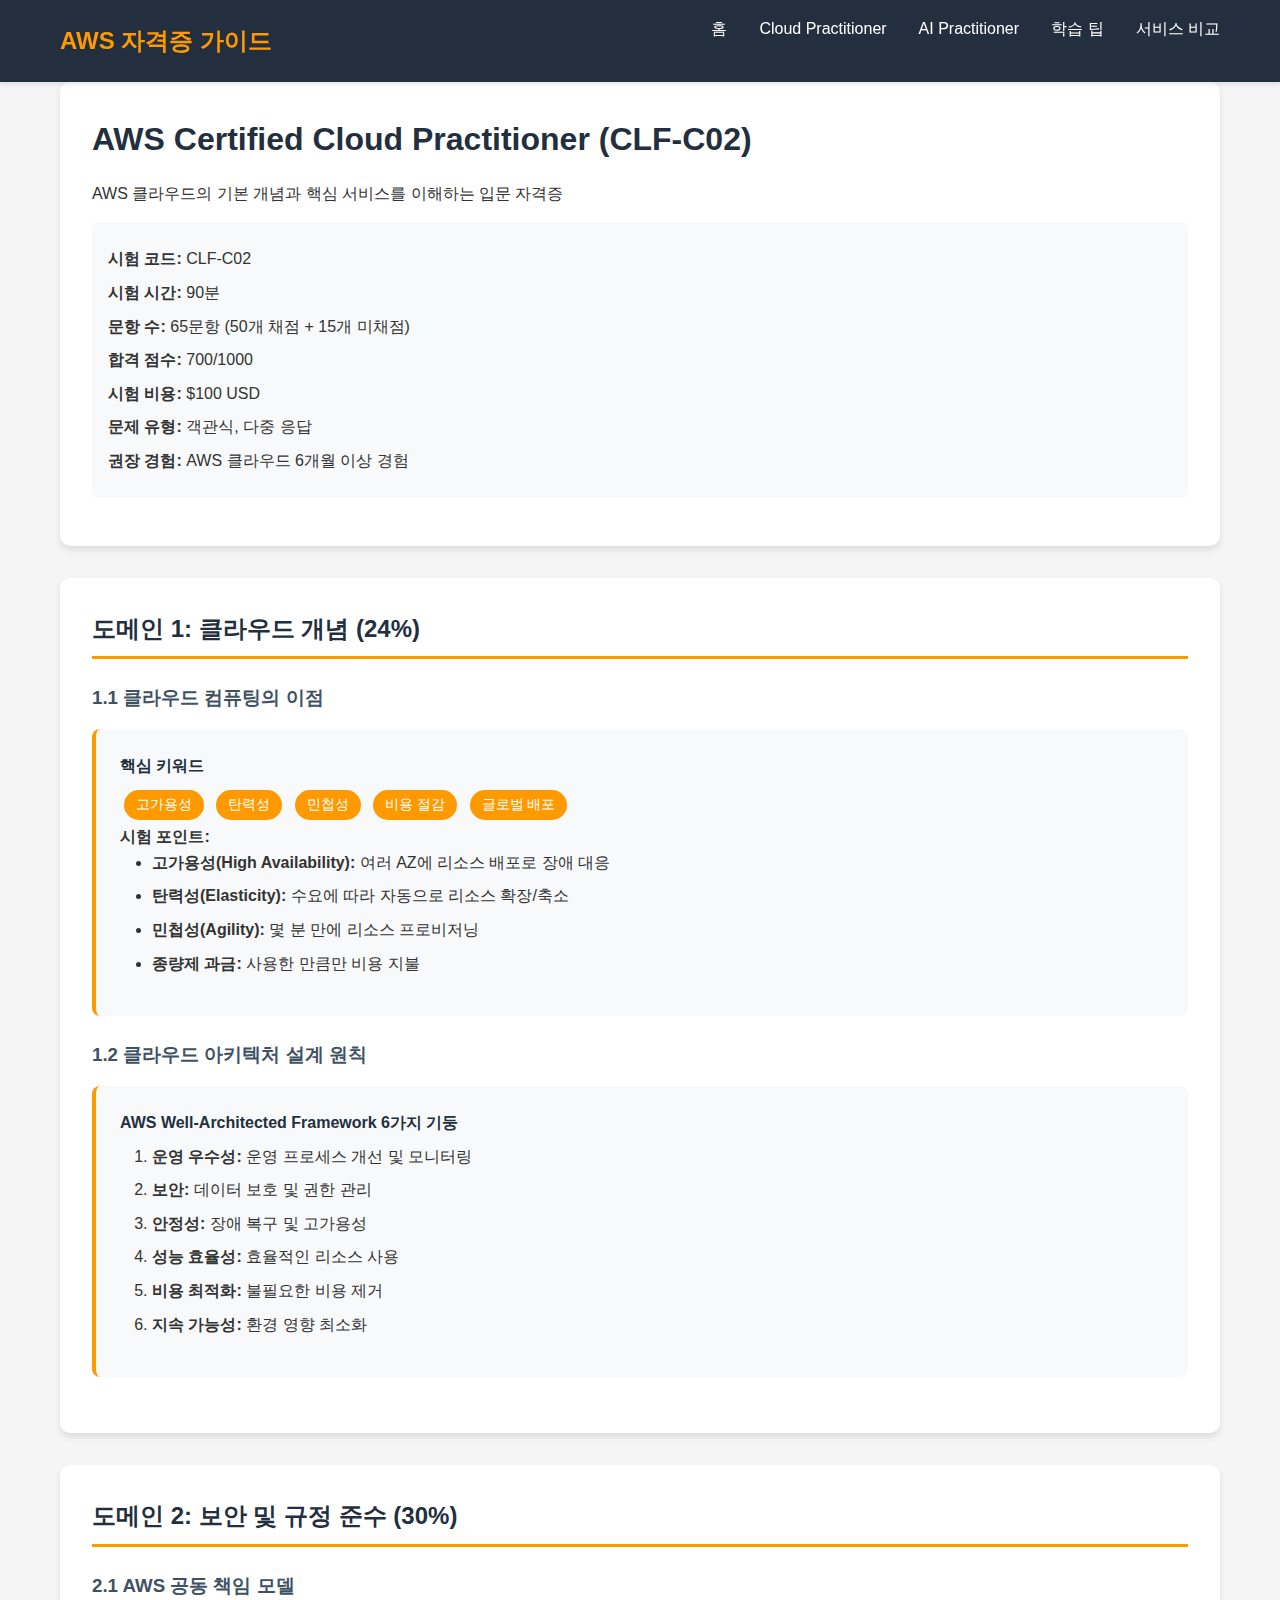
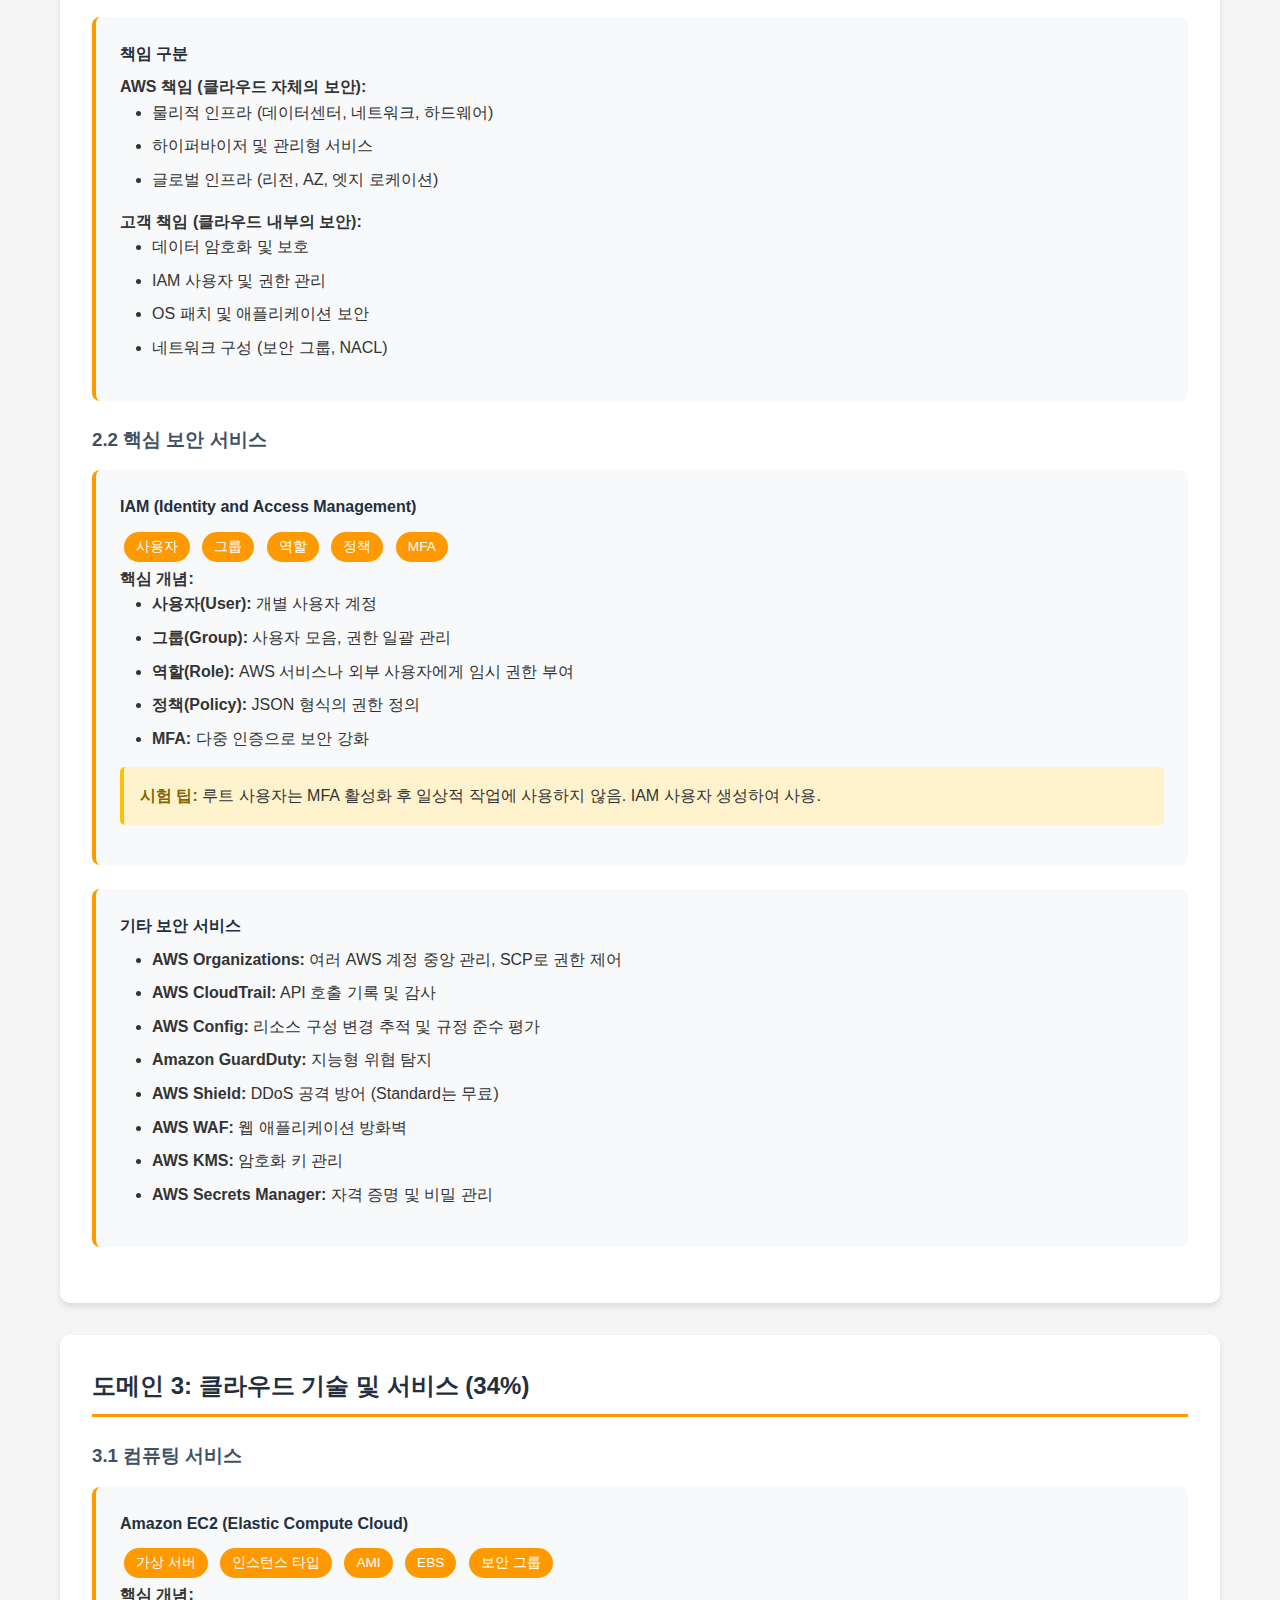
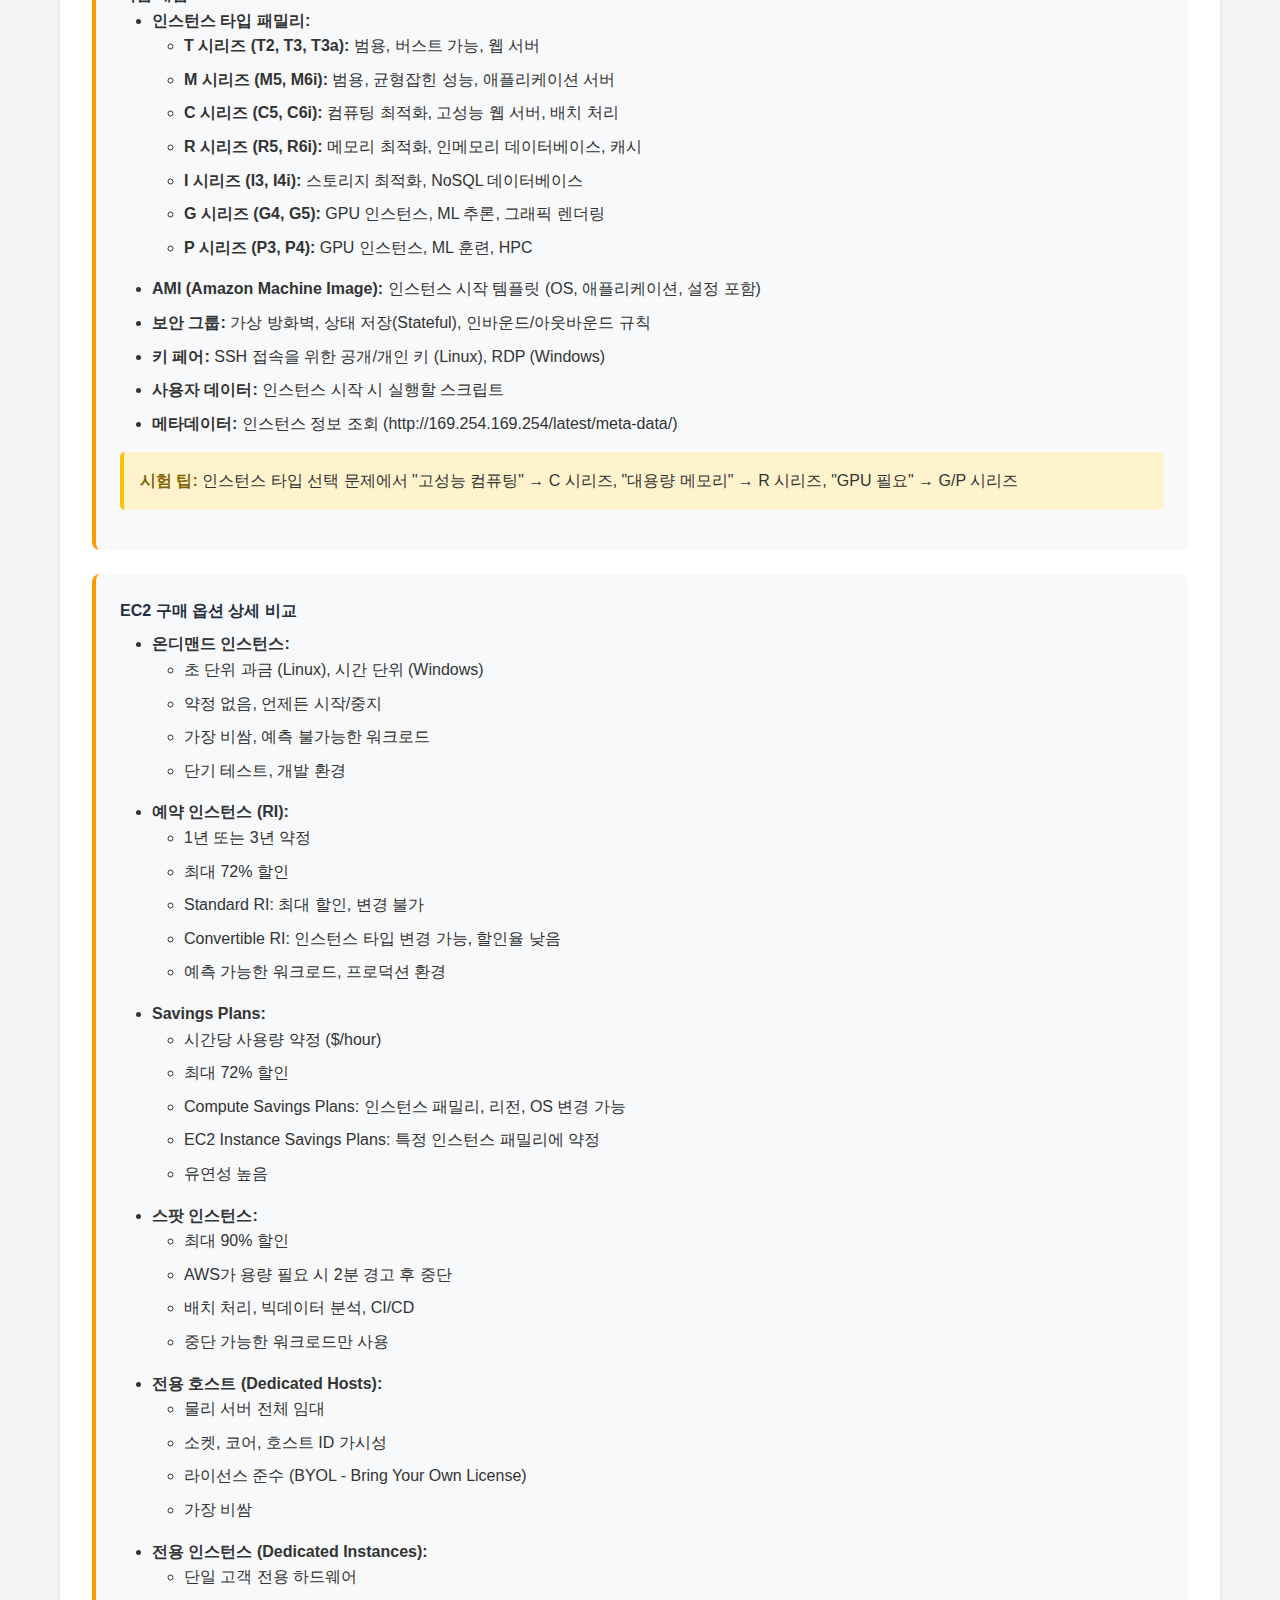
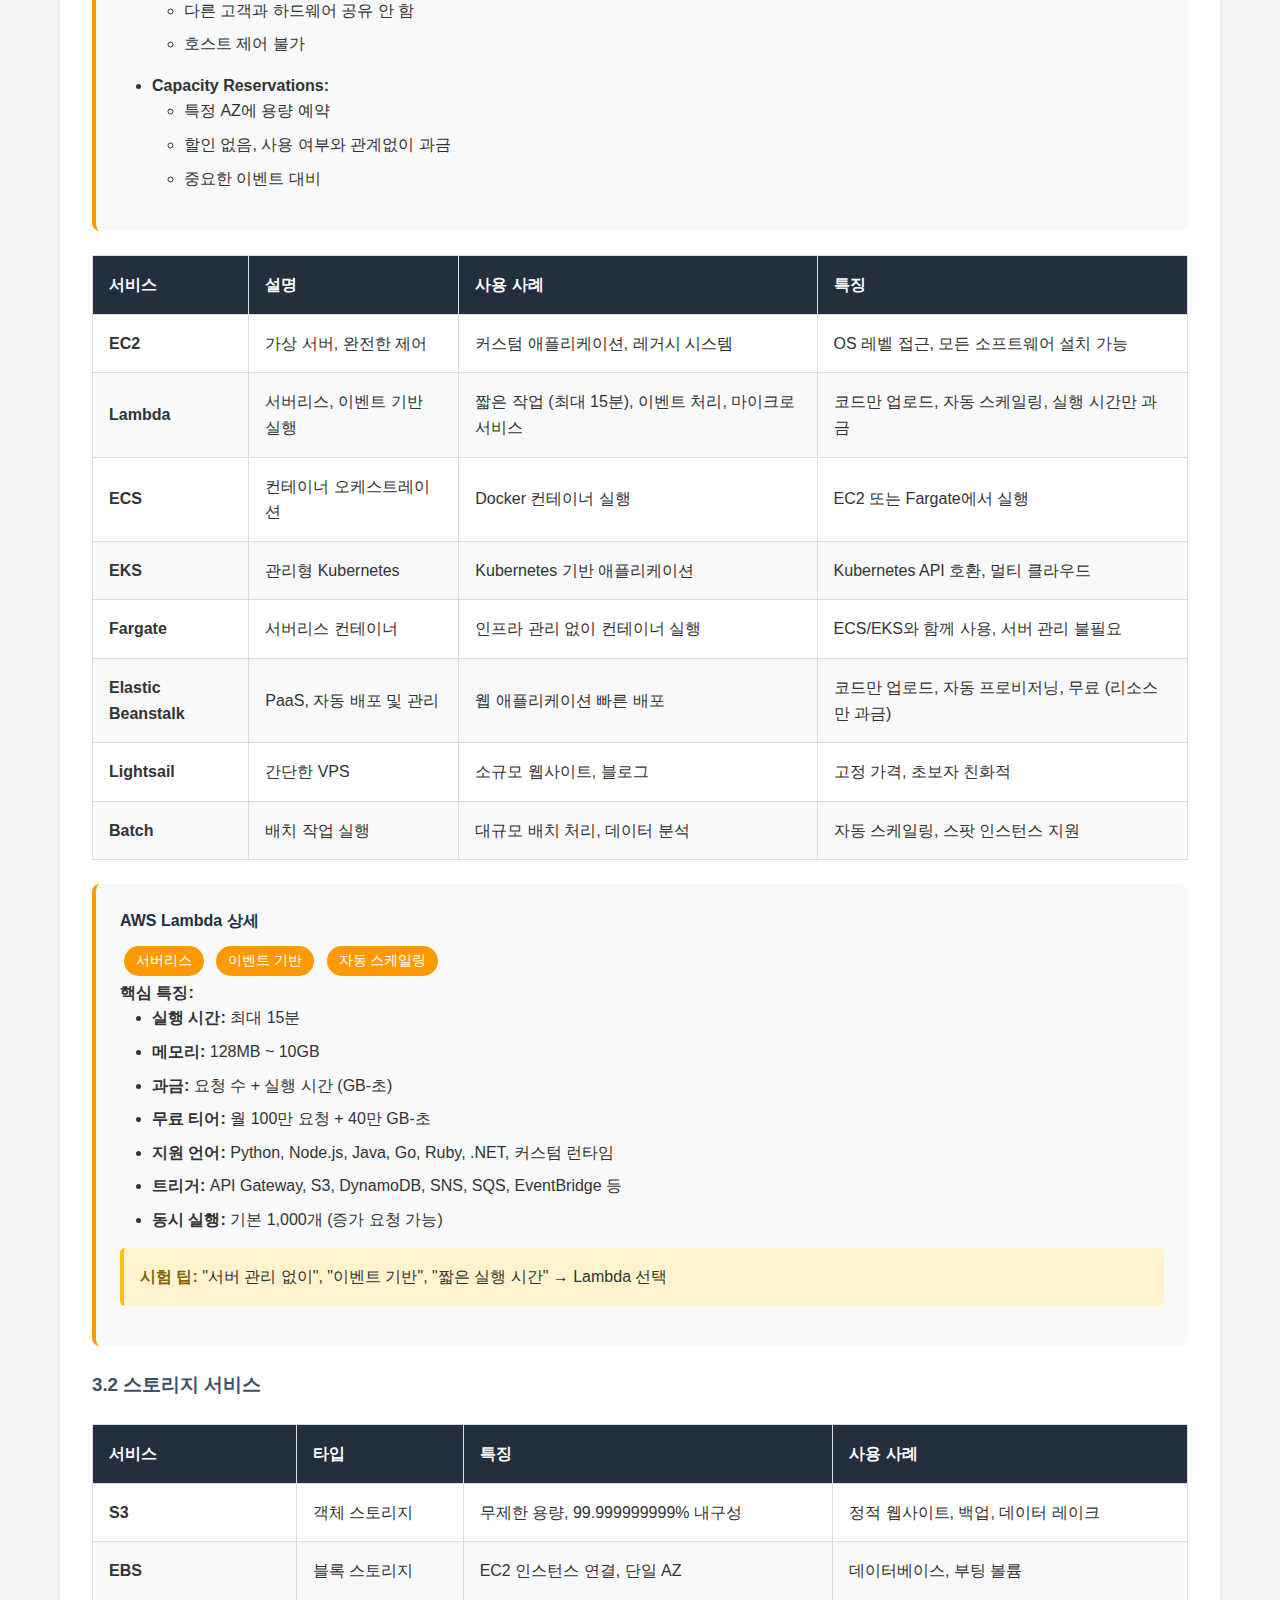
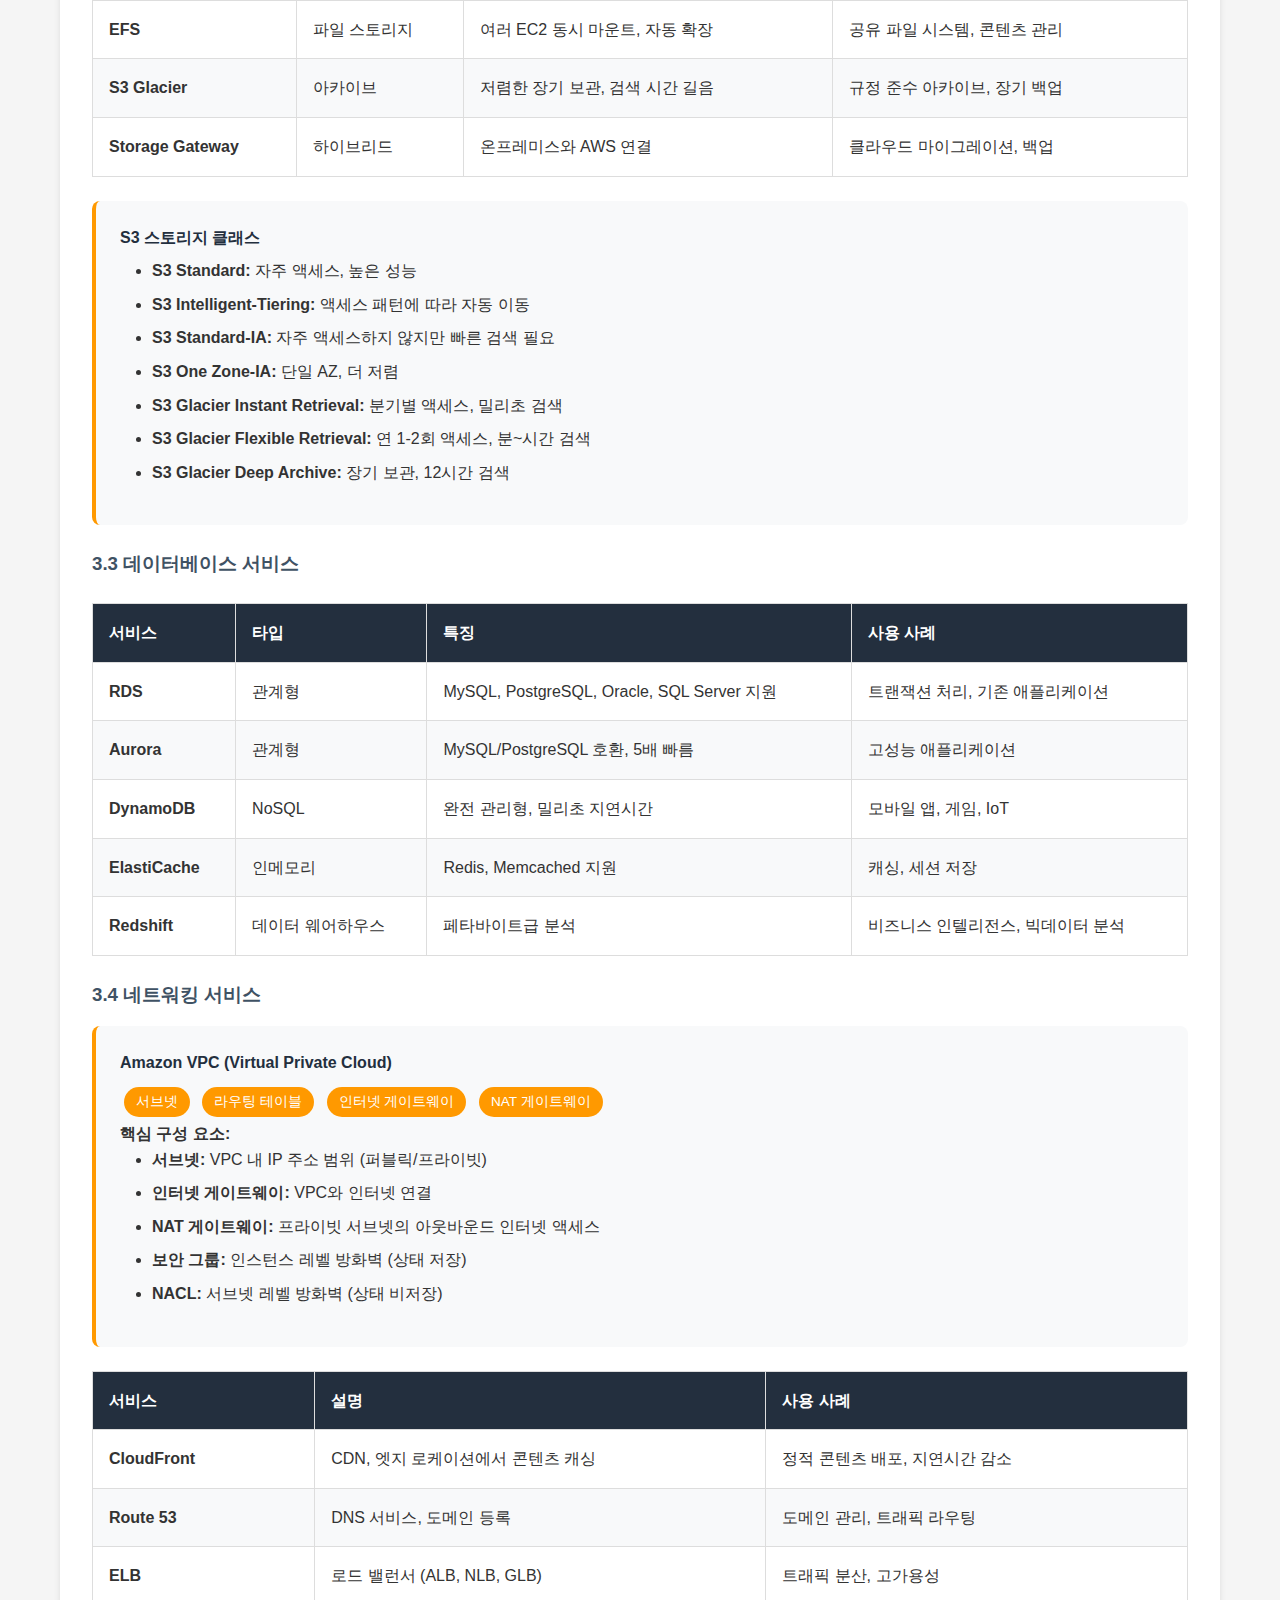
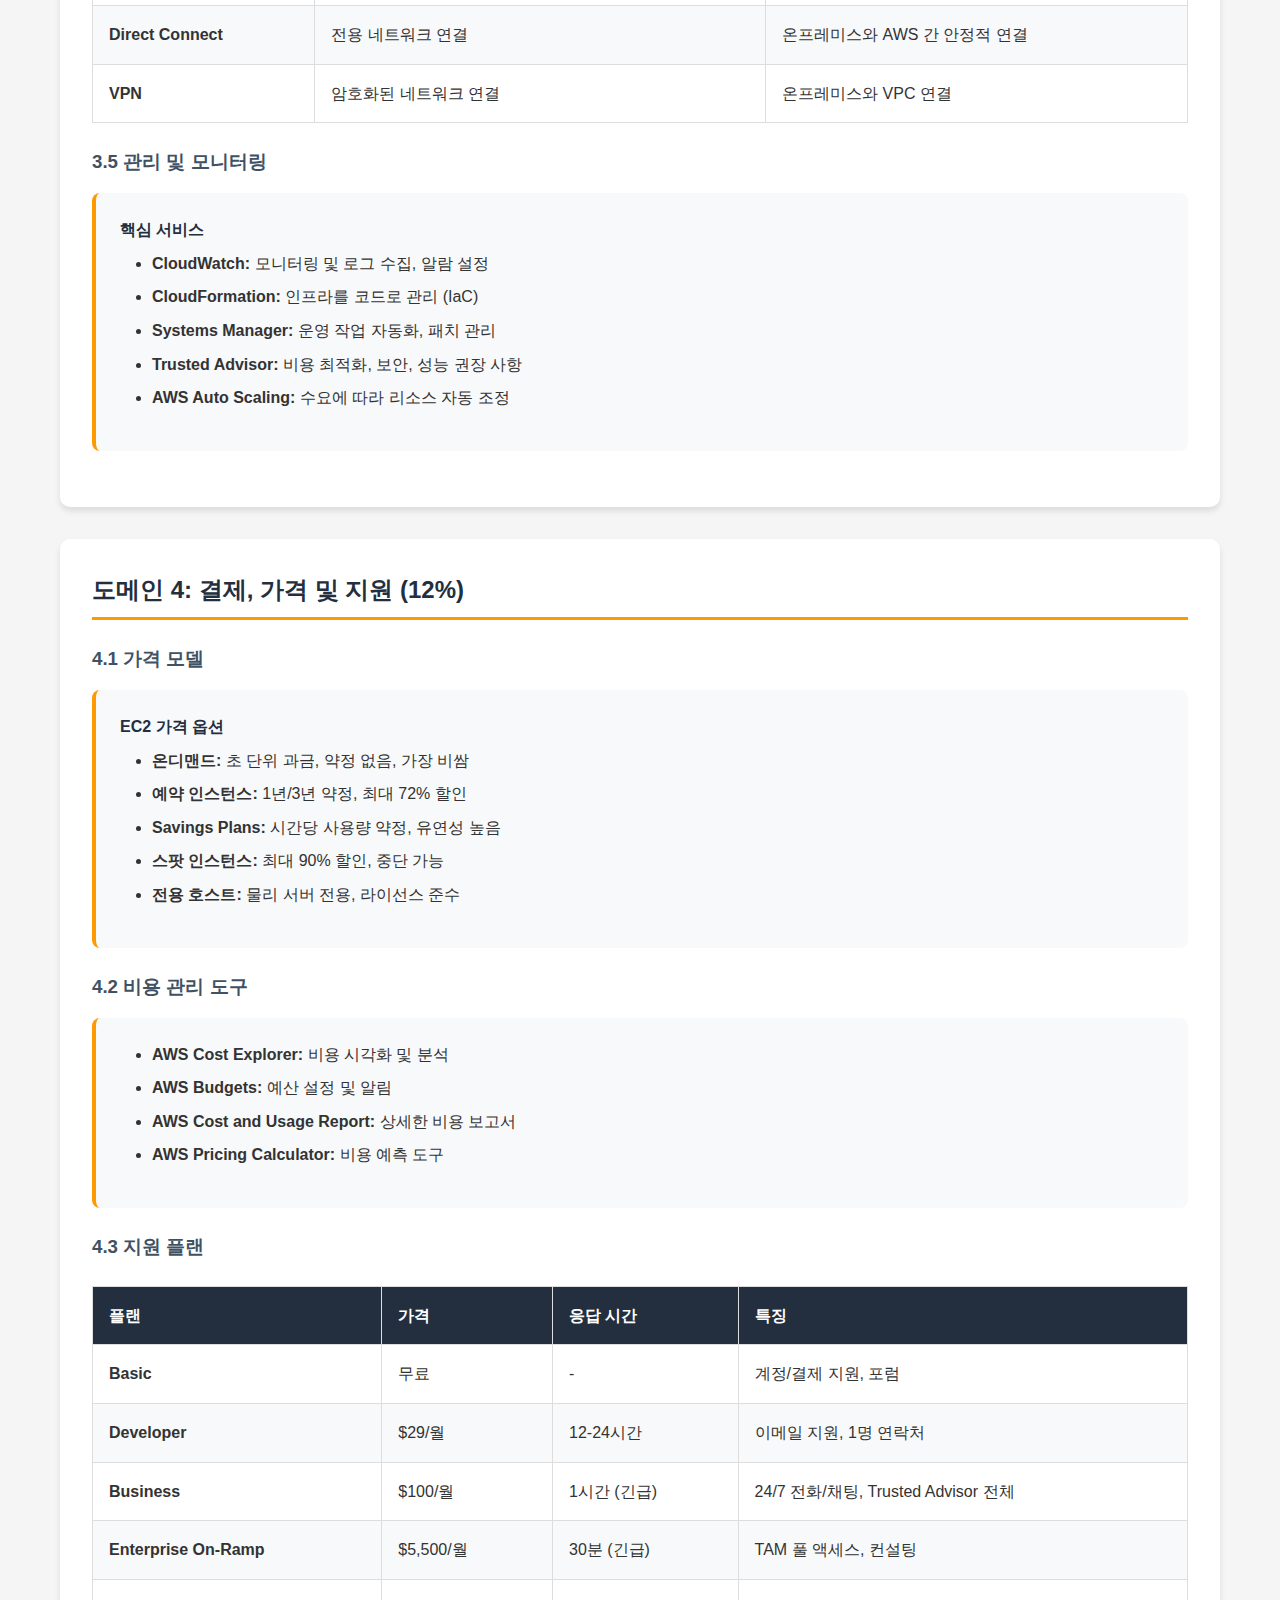
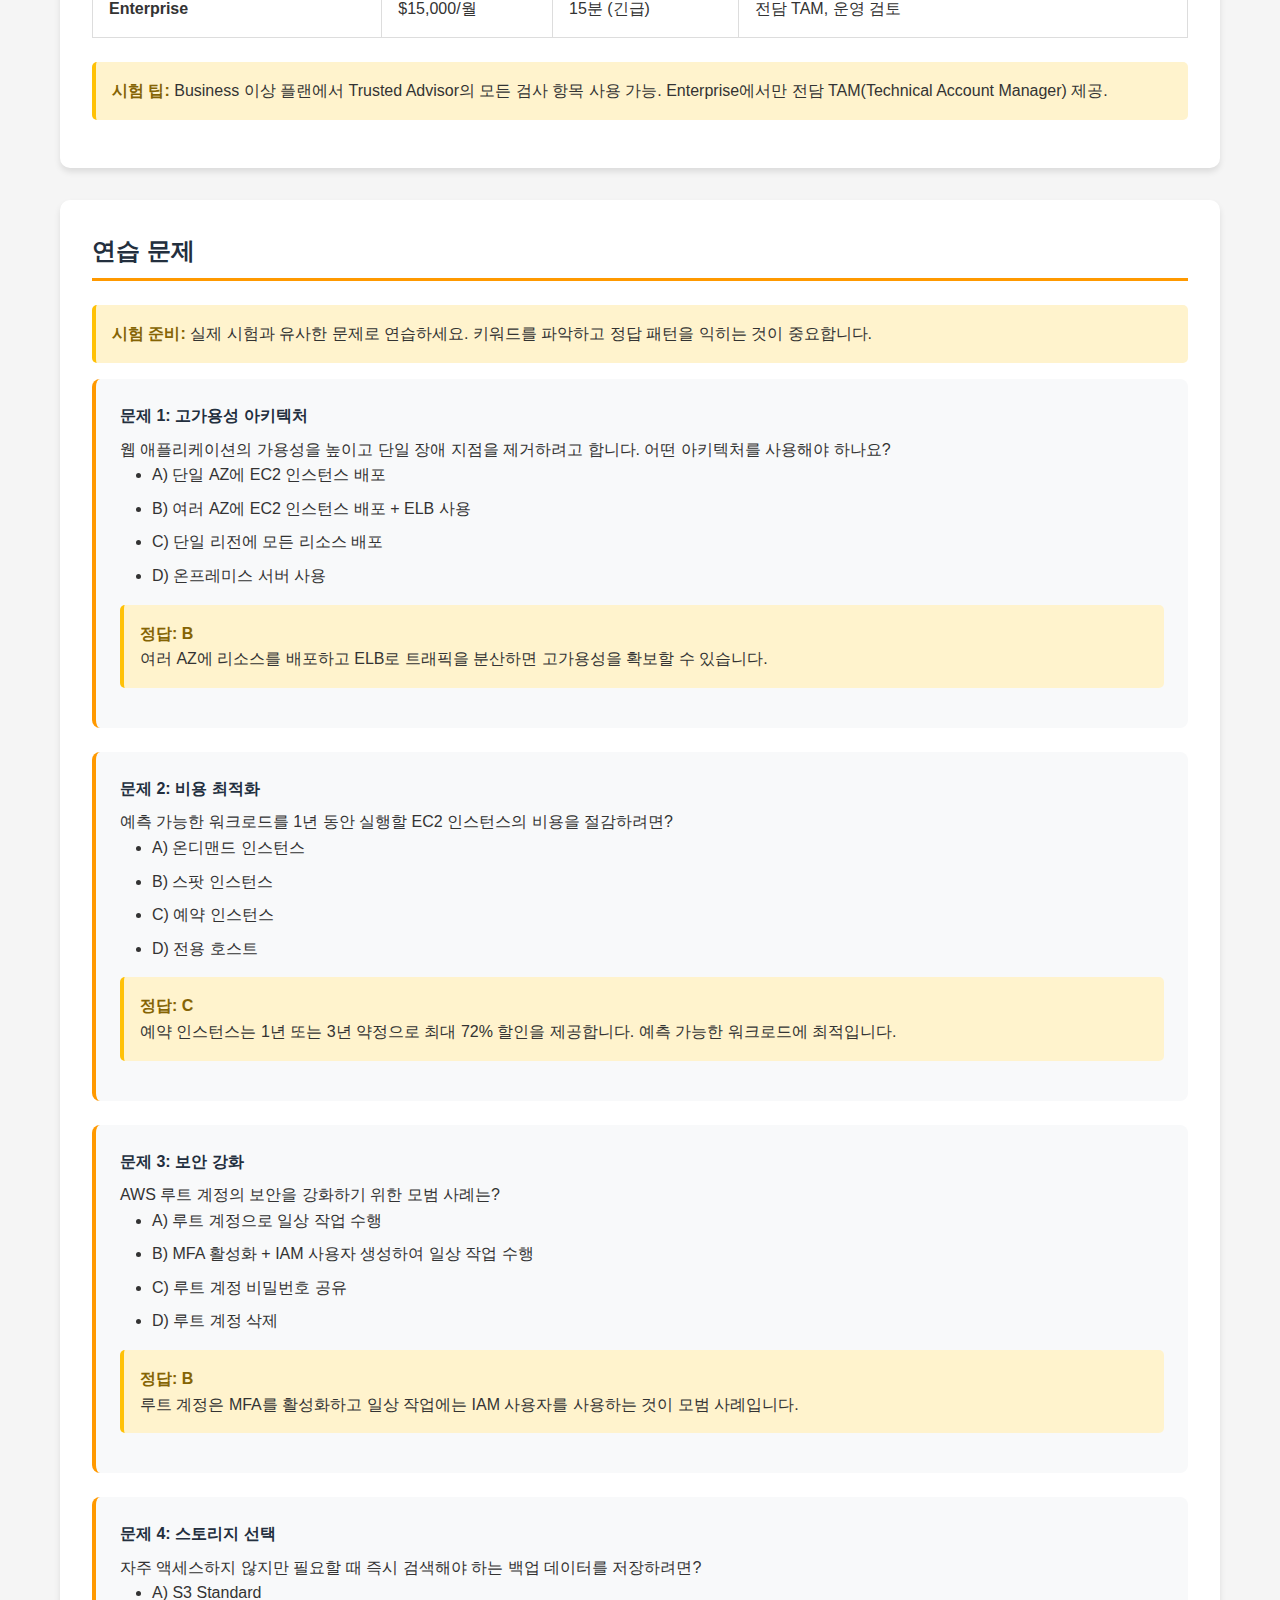
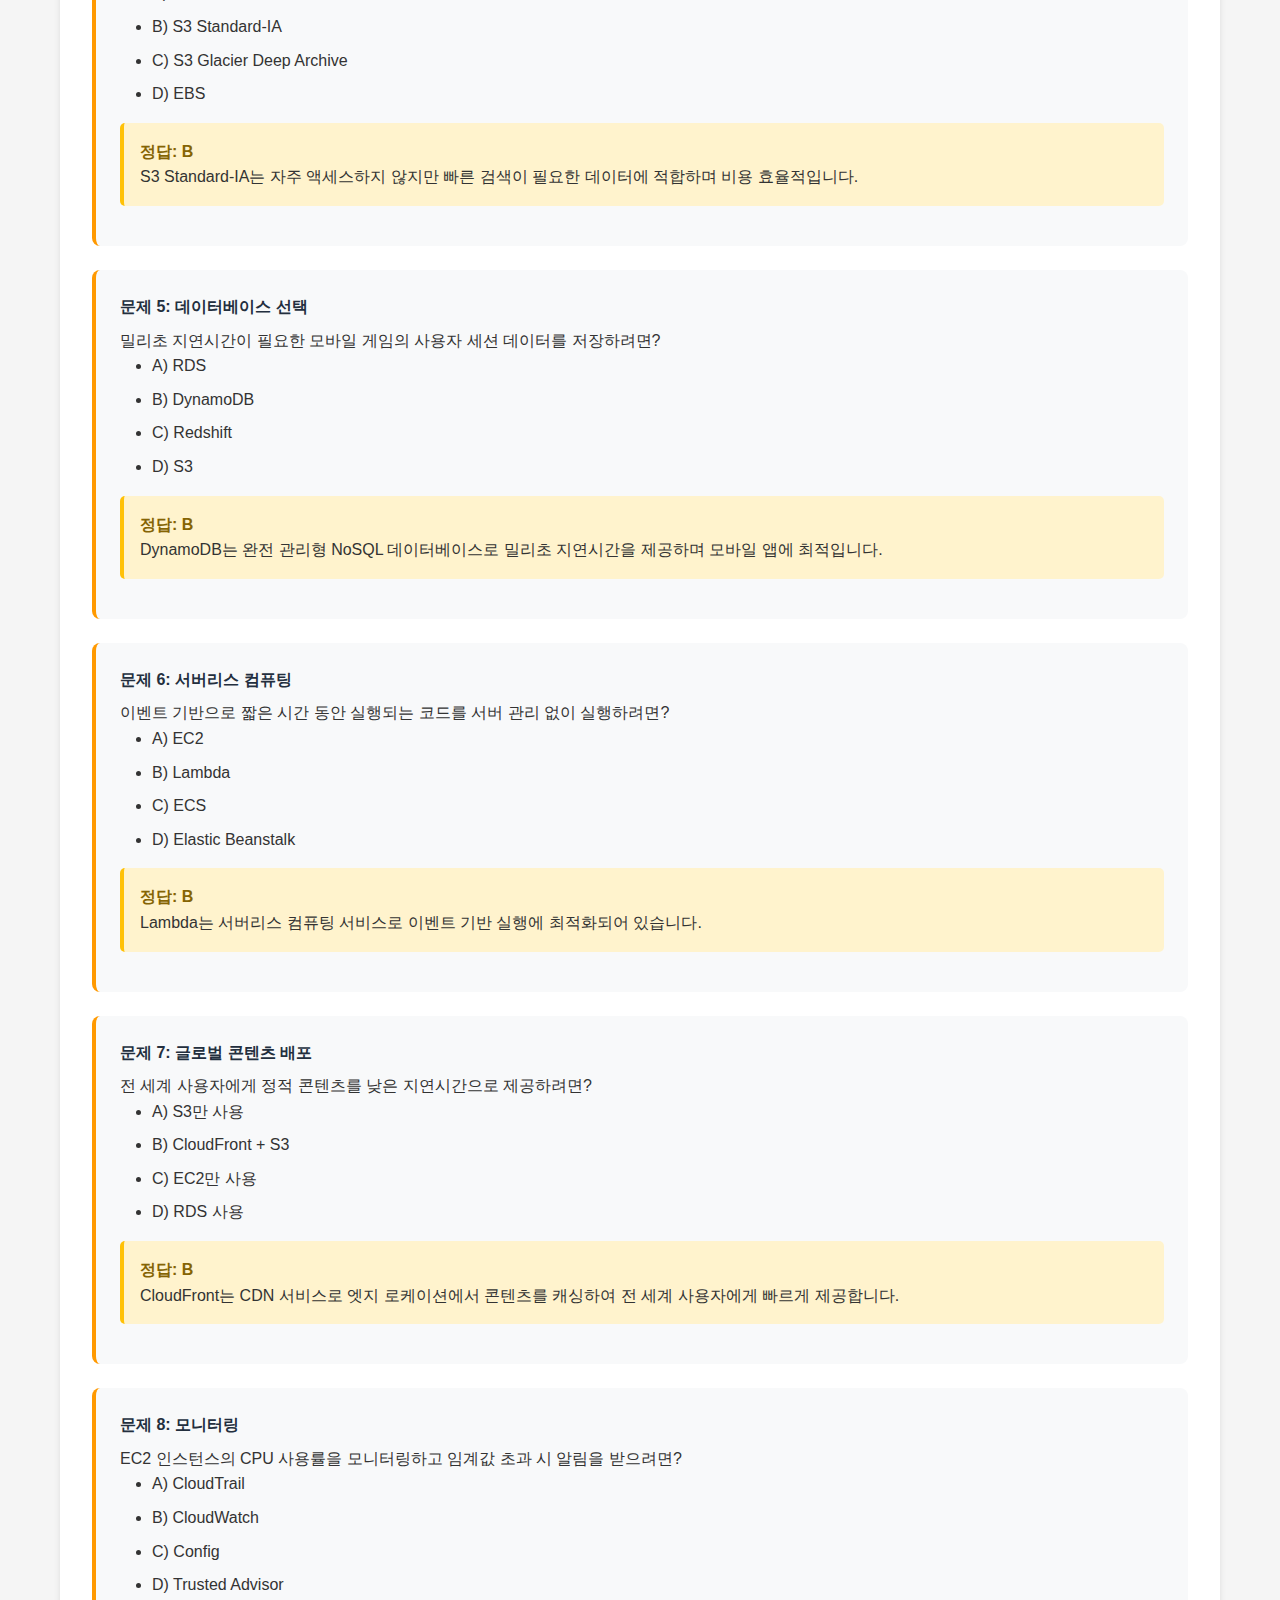
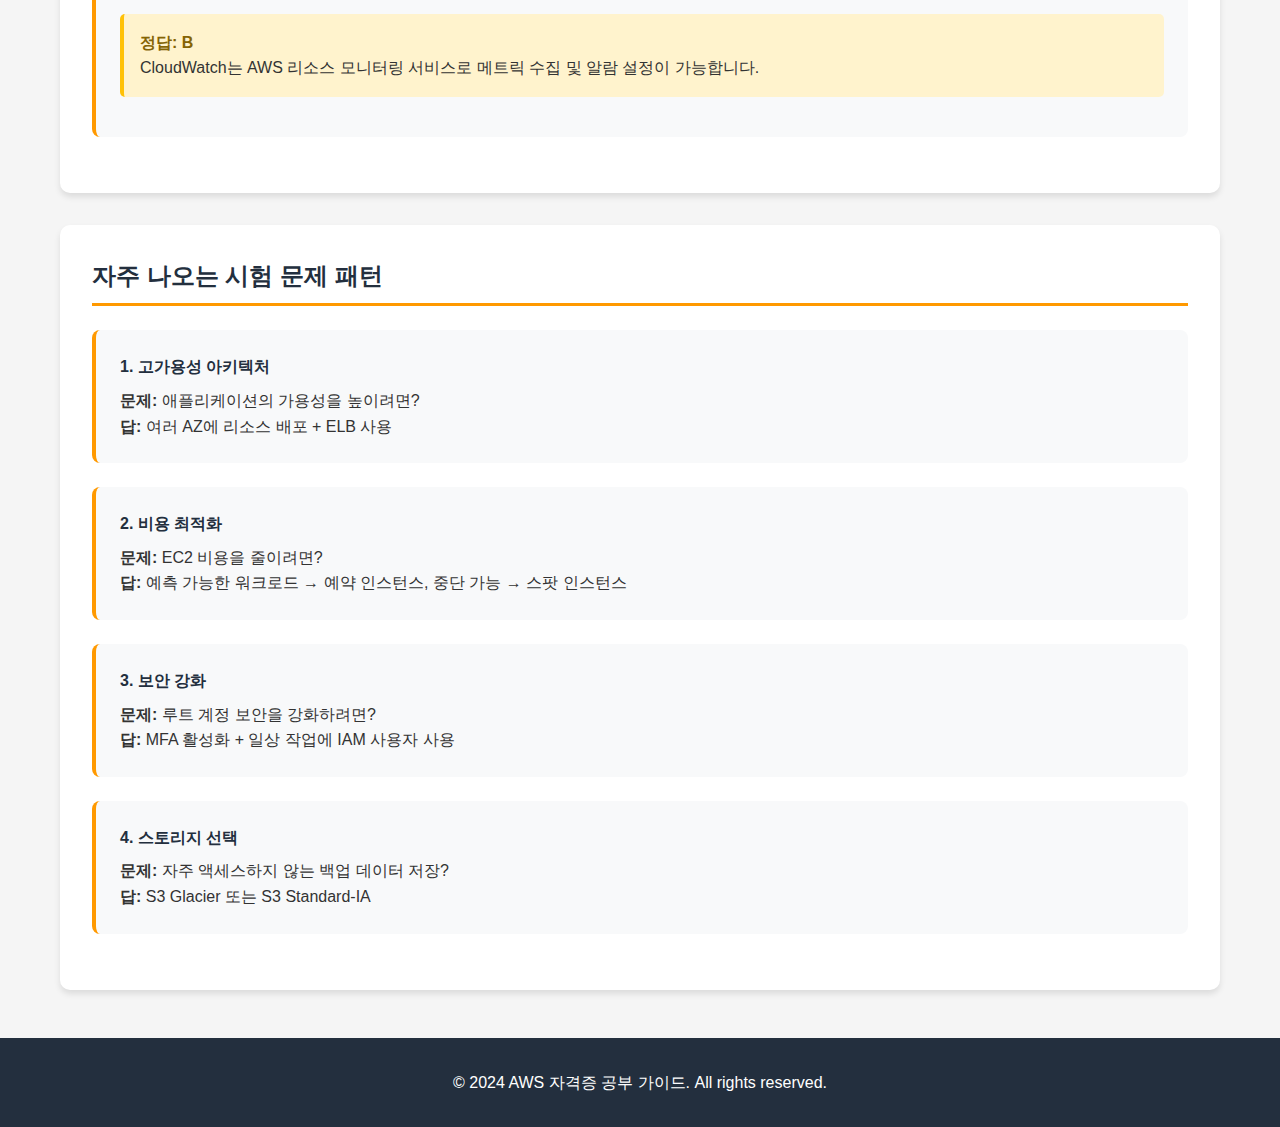
<file: cloud-practitioner.html>
<!DOCTYPE html>
<html lang="ko">
<head>
    <meta charset="UTF-8">
    <meta name="viewport" content="width=device-width, initial-scale=1.0">
    <title>AWS Cloud Practitioner - 학습 가이드</title>
    <link rel="stylesheet" href="styles.css">
</head>
<body>
    <nav class="navbar">
        <div class="container">
            <h1 class="logo">AWS 자격증 가이드</h1>
            <ul class="nav-links">
                <li><a href="index.html">홈</a></li>
                <li><a href="cloud-practitioner.html">Cloud Practitioner</a></li>
                <li><a href="ai-practitioner.html">AI Practitioner</a></li>
                <li><a href="study-tips.html">학습 팁</a></li>
                <li><a href="services-comparison.html">서비스 비교</a></li>
            </ul>
        </div>
    </nav>

    <main class="container">
        <div class="content-header">
            <h1>AWS Certified Cloud Practitioner (CLF-C02)</h1>
            <p>AWS 클라우드의 기본 개념과 핵심 서비스를 이해하는 입문 자격증</p>
            <div class="cert-info">
                <p><strong>시험 코드:</strong> CLF-C02</p>
                <p><strong>시험 시간:</strong> 90분</p>
                <p><strong>문항 수:</strong> 65문항 (50개 채점 + 15개 미채점)</p>
                <p><strong>합격 점수:</strong> 700/1000</p>
                <p><strong>시험 비용:</strong> $100 USD</p>
                <p><strong>문제 유형:</strong> 객관식, 다중 응답</p>
                <p><strong>권장 경험:</strong> AWS 클라우드 6개월 이상 경험</p>
            </div>
        </div>

        <section class="domain-section">
            <h2>도메인 1: 클라우드 개념 (24%)</h2>
            
            <h3>1.1 클라우드 컴퓨팅의 이점</h3>
            <div class="service-card">
                <h4>핵심 키워드</h4>
                <span class="keyword-tag">고가용성</span>
                <span class="keyword-tag">탄력성</span>
                <span class="keyword-tag">민첩성</span>
                <span class="keyword-tag">비용 절감</span>
                <span class="keyword-tag">글로벌 배포</span>
                <p><strong>시험 포인트:</strong></p>
                <ul>
                    <li><strong>고가용성(High Availability):</strong> 여러 AZ에 리소스 배포로 장애 대응</li>
                    <li><strong>탄력성(Elasticity):</strong> 수요에 따라 자동으로 리소스 확장/축소</li>
                    <li><strong>민첩성(Agility):</strong> 몇 분 만에 리소스 프로비저닝</li>
                    <li><strong>종량제 과금:</strong> 사용한 만큼만 비용 지불</li>
                </ul>
            </div>

            <h3>1.2 클라우드 아키텍처 설계 원칙</h3>
            <div class="service-card">
                <h4>AWS Well-Architected Framework 6가지 기둥</h4>
                <ol>
                    <li><strong>운영 우수성:</strong> 운영 프로세스 개선 및 모니터링</li>
                    <li><strong>보안:</strong> 데이터 보호 및 권한 관리</li>
                    <li><strong>안정성:</strong> 장애 복구 및 고가용성</li>
                    <li><strong>성능 효율성:</strong> 효율적인 리소스 사용</li>
                    <li><strong>비용 최적화:</strong> 불필요한 비용 제거</li>
                    <li><strong>지속 가능성:</strong> 환경 영향 최소화</li>
                </ol>
            </div>
        </section>

        <section class="domain-section">
            <h2>도메인 2: 보안 및 규정 준수 (30%)</h2>
            
            <h3>2.1 AWS 공동 책임 모델</h3>
            <div class="service-card">
                <h4>책임 구분</h4>
                <p><strong>AWS 책임 (클라우드 자체의 보안):</strong></p>
                <ul>
                    <li>물리적 인프라 (데이터센터, 네트워크, 하드웨어)</li>
                    <li>하이퍼바이저 및 관리형 서비스</li>
                    <li>글로벌 인프라 (리전, AZ, 엣지 로케이션)</li>
                </ul>
                <p><strong>고객 책임 (클라우드 내부의 보안):</strong></p>
                <ul>
                    <li>데이터 암호화 및 보호</li>
                    <li>IAM 사용자 및 권한 관리</li>
                    <li>OS 패치 및 애플리케이션 보안</li>
                    <li>네트워크 구성 (보안 그룹, NACL)</li>
                </ul>
            </div>

            <h3>2.2 핵심 보안 서비스</h3>
            <div class="service-card">
                <h4>IAM (Identity and Access Management)</h4>
                <span class="keyword-tag">사용자</span>
                <span class="keyword-tag">그룹</span>
                <span class="keyword-tag">역할</span>
                <span class="keyword-tag">정책</span>
                <span class="keyword-tag">MFA</span>
                <p><strong>핵심 개념:</strong></p>
                <ul>
                    <li><strong>사용자(User):</strong> 개별 사용자 계정</li>
                    <li><strong>그룹(Group):</strong> 사용자 모음, 권한 일괄 관리</li>
                    <li><strong>역할(Role):</strong> AWS 서비스나 외부 사용자에게 임시 권한 부여</li>
                    <li><strong>정책(Policy):</strong> JSON 형식의 권한 정의</li>
                    <li><strong>MFA:</strong> 다중 인증으로 보안 강화</li>
                </ul>
                <div class="exam-tip">
                    <strong>시험 팁:</strong> 루트 사용자는 MFA 활성화 후 일상적 작업에 사용하지 않음. IAM 사용자 생성하여 사용.
                </div>
            </div>

            <div class="service-card">
                <h4>기타 보안 서비스</h4>
                <ul>
                    <li><strong>AWS Organizations:</strong> 여러 AWS 계정 중앙 관리, SCP로 권한 제어</li>
                    <li><strong>AWS CloudTrail:</strong> API 호출 기록 및 감사</li>
                    <li><strong>AWS Config:</strong> 리소스 구성 변경 추적 및 규정 준수 평가</li>
                    <li><strong>Amazon GuardDuty:</strong> 지능형 위협 탐지</li>
                    <li><strong>AWS Shield:</strong> DDoS 공격 방어 (Standard는 무료)</li>
                    <li><strong>AWS WAF:</strong> 웹 애플리케이션 방화벽</li>
                    <li><strong>AWS KMS:</strong> 암호화 키 관리</li>
                    <li><strong>AWS Secrets Manager:</strong> 자격 증명 및 비밀 관리</li>
                </ul>
            </div>
        </section>

        <section class="domain-section">
            <h2>도메인 3: 클라우드 기술 및 서비스 (34%)</h2>
            
            <h3>3.1 컴퓨팅 서비스</h3>
            <div class="service-card">
                <h4>Amazon EC2 (Elastic Compute Cloud)</h4>
                <span class="keyword-tag">가상 서버</span>
                <span class="keyword-tag">인스턴스 타입</span>
                <span class="keyword-tag">AMI</span>
                <span class="keyword-tag">EBS</span>
                <span class="keyword-tag">보안 그룹</span>
                <p><strong>핵심 개념:</strong></p>
                <ul>
                    <li><strong>인스턴스 타입 패밀리:</strong>
                        <ul>
                            <li><strong>T 시리즈 (T2, T3, T3a):</strong> 범용, 버스트 가능, 웹 서버</li>
                            <li><strong>M 시리즈 (M5, M6i):</strong> 범용, 균형잡힌 성능, 애플리케이션 서버</li>
                            <li><strong>C 시리즈 (C5, C6i):</strong> 컴퓨팅 최적화, 고성능 웹 서버, 배치 처리</li>
                            <li><strong>R 시리즈 (R5, R6i):</strong> 메모리 최적화, 인메모리 데이터베이스, 캐시</li>
                            <li><strong>I 시리즈 (I3, I4i):</strong> 스토리지 최적화, NoSQL 데이터베이스</li>
                            <li><strong>G 시리즈 (G4, G5):</strong> GPU 인스턴스, ML 추론, 그래픽 렌더링</li>
                            <li><strong>P 시리즈 (P3, P4):</strong> GPU 인스턴스, ML 훈련, HPC</li>
                        </ul>
                    </li>
                    <li><strong>AMI (Amazon Machine Image):</strong> 인스턴스 시작 템플릿 (OS, 애플리케이션, 설정 포함)</li>
                    <li><strong>보안 그룹:</strong> 가상 방화벽, 상태 저장(Stateful), 인바운드/아웃바운드 규칙</li>
                    <li><strong>키 페어:</strong> SSH 접속을 위한 공개/개인 키 (Linux), RDP (Windows)</li>
                    <li><strong>사용자 데이터:</strong> 인스턴스 시작 시 실행할 스크립트</li>
                    <li><strong>메타데이터:</strong> 인스턴스 정보 조회 (http://169.254.169.254/latest/meta-data/)</li>
                </ul>
                <div class="exam-tip">
                    <strong>시험 팁:</strong> 인스턴스 타입 선택 문제에서 "고성능 컴퓨팅" → C 시리즈, "대용량 메모리" → R 시리즈, "GPU 필요" → G/P 시리즈
                </div>
            </div>

            <div class="service-card">
                <h4>EC2 구매 옵션 상세 비교</h4>
                <ul>
                    <li><strong>온디맨드 인스턴스:</strong>
                        <ul>
                            <li>초 단위 과금 (Linux), 시간 단위 (Windows)</li>
                            <li>약정 없음, 언제든 시작/중지</li>
                            <li>가장 비쌈, 예측 불가능한 워크로드</li>
                            <li>단기 테스트, 개발 환경</li>
                        </ul>
                    </li>
                    <li><strong>예약 인스턴스 (RI):</strong>
                        <ul>
                            <li>1년 또는 3년 약정</li>
                            <li>최대 72% 할인</li>
                            <li>Standard RI: 최대 할인, 변경 불가</li>
                            <li>Convertible RI: 인스턴스 타입 변경 가능, 할인율 낮음</li>
                            <li>예측 가능한 워크로드, 프로덕션 환경</li>
                        </ul>
                    </li>
                    <li><strong>Savings Plans:</strong>
                        <ul>
                            <li>시간당 사용량 약정 ($/hour)</li>
                            <li>최대 72% 할인</li>
                            <li>Compute Savings Plans: 인스턴스 패밀리, 리전, OS 변경 가능</li>
                            <li>EC2 Instance Savings Plans: 특정 인스턴스 패밀리에 약정</li>
                            <li>유연성 높음</li>
                        </ul>
                    </li>
                    <li><strong>스팟 인스턴스:</strong>
                        <ul>
                            <li>최대 90% 할인</li>
                            <li>AWS가 용량 필요 시 2분 경고 후 중단</li>
                            <li>배치 처리, 빅데이터 분석, CI/CD</li>
                            <li>중단 가능한 워크로드만 사용</li>
                        </ul>
                    </li>
                    <li><strong>전용 호스트 (Dedicated Hosts):</strong>
                        <ul>
                            <li>물리 서버 전체 임대</li>
                            <li>소켓, 코어, 호스트 ID 가시성</li>
                            <li>라이선스 준수 (BYOL - Bring Your Own License)</li>
                            <li>가장 비쌈</li>
                        </ul>
                    </li>
                    <li><strong>전용 인스턴스 (Dedicated Instances):</strong>
                        <ul>
                            <li>단일 고객 전용 하드웨어</li>
                            <li>다른 고객과 하드웨어 공유 안 함</li>
                            <li>호스트 제어 불가</li>
                        </ul>
                    </li>
                    <li><strong>Capacity Reservations:</strong>
                        <ul>
                            <li>특정 AZ에 용량 예약</li>
                            <li>할인 없음, 사용 여부와 관계없이 과금</li>
                            <li>중요한 이벤트 대비</li>
                        </ul>
                    </li>
                </ul>
            </div>

            <table class="comparison-table">
                <thead>
                    <tr>
                        <th>서비스</th>
                        <th>설명</th>
                        <th>사용 사례</th>
                        <th>특징</th>
                    </tr>
                </thead>
                <tbody>
                    <tr>
                        <td><strong>EC2</strong></td>
                        <td>가상 서버, 완전한 제어</td>
                        <td>커스텀 애플리케이션, 레거시 시스템</td>
                        <td>OS 레벨 접근, 모든 소프트웨어 설치 가능</td>
                    </tr>
                    <tr>
                        <td><strong>Lambda</strong></td>
                        <td>서버리스, 이벤트 기반 실행</td>
                        <td>짧은 작업 (최대 15분), 이벤트 처리, 마이크로서비스</td>
                        <td>코드만 업로드, 자동 스케일링, 실행 시간만 과금</td>
                    </tr>
                    <tr>
                        <td><strong>ECS</strong></td>
                        <td>컨테이너 오케스트레이션</td>
                        <td>Docker 컨테이너 실행</td>
                        <td>EC2 또는 Fargate에서 실행</td>
                    </tr>
                    <tr>
                        <td><strong>EKS</strong></td>
                        <td>관리형 Kubernetes</td>
                        <td>Kubernetes 기반 애플리케이션</td>
                        <td>Kubernetes API 호환, 멀티 클라우드</td>
                    </tr>
                    <tr>
                        <td><strong>Fargate</strong></td>
                        <td>서버리스 컨테이너</td>
                        <td>인프라 관리 없이 컨테이너 실행</td>
                        <td>ECS/EKS와 함께 사용, 서버 관리 불필요</td>
                    </tr>
                    <tr>
                        <td><strong>Elastic Beanstalk</strong></td>
                        <td>PaaS, 자동 배포 및 관리</td>
                        <td>웹 애플리케이션 빠른 배포</td>
                        <td>코드만 업로드, 자동 프로비저닝, 무료 (리소스만 과금)</td>
                    </tr>
                    <tr>
                        <td><strong>Lightsail</strong></td>
                        <td>간단한 VPS</td>
                        <td>소규모 웹사이트, 블로그</td>
                        <td>고정 가격, 초보자 친화적</td>
                    </tr>
                    <tr>
                        <td><strong>Batch</strong></td>
                        <td>배치 작업 실행</td>
                        <td>대규모 배치 처리, 데이터 분석</td>
                        <td>자동 스케일링, 스팟 인스턴스 지원</td>
                    </tr>
                </tbody>
            </table>

            <div class="service-card">
                <h4>AWS Lambda 상세</h4>
                <span class="keyword-tag">서버리스</span>
                <span class="keyword-tag">이벤트 기반</span>
                <span class="keyword-tag">자동 스케일링</span>
                <p><strong>핵심 특징:</strong></p>
                <ul>
                    <li><strong>실행 시간:</strong> 최대 15분</li>
                    <li><strong>메모리:</strong> 128MB ~ 10GB</li>
                    <li><strong>과금:</strong> 요청 수 + 실행 시간 (GB-초)</li>
                    <li><strong>무료 티어:</strong> 월 100만 요청 + 40만 GB-초</li>
                    <li><strong>지원 언어:</strong> Python, Node.js, Java, Go, Ruby, .NET, 커스텀 런타임</li>
                    <li><strong>트리거:</strong> API Gateway, S3, DynamoDB, SNS, SQS, EventBridge 등</li>
                    <li><strong>동시 실행:</strong> 기본 1,000개 (증가 요청 가능)</li>
                </ul>
                <div class="exam-tip">
                    <strong>시험 팁:</strong> "서버 관리 없이", "이벤트 기반", "짧은 실행 시간" → Lambda 선택
                </div>
            </div>

            <h3>3.2 스토리지 서비스</h3>
            <table class="comparison-table">
                <thead>
                    <tr>
                        <th>서비스</th>
                        <th>타입</th>
                        <th>특징</th>
                        <th>사용 사례</th>
                    </tr>
                </thead>
                <tbody>
                    <tr>
                        <td><strong>S3</strong></td>
                        <td>객체 스토리지</td>
                        <td>무제한 용량, 99.999999999% 내구성</td>
                        <td>정적 웹사이트, 백업, 데이터 레이크</td>
                    </tr>
                    <tr>
                        <td><strong>EBS</strong></td>
                        <td>블록 스토리지</td>
                        <td>EC2 인스턴스 연결, 단일 AZ</td>
                        <td>데이터베이스, 부팅 볼륨</td>
                    </tr>
                    <tr>
                        <td><strong>EFS</strong></td>
                        <td>파일 스토리지</td>
                        <td>여러 EC2 동시 마운트, 자동 확장</td>
                        <td>공유 파일 시스템, 콘텐츠 관리</td>
                    </tr>
                    <tr>
                        <td><strong>S3 Glacier</strong></td>
                        <td>아카이브</td>
                        <td>저렴한 장기 보관, 검색 시간 길음</td>
                        <td>규정 준수 아카이브, 장기 백업</td>
                    </tr>
                    <tr>
                        <td><strong>Storage Gateway</strong></td>
                        <td>하이브리드</td>
                        <td>온프레미스와 AWS 연결</td>
                        <td>클라우드 마이그레이션, 백업</td>
                    </tr>
                </tbody>
            </table>

            <div class="service-card">
                <h4>S3 스토리지 클래스</h4>
                <ul>
                    <li><strong>S3 Standard:</strong> 자주 액세스, 높은 성능</li>
                    <li><strong>S3 Intelligent-Tiering:</strong> 액세스 패턴에 따라 자동 이동</li>
                    <li><strong>S3 Standard-IA:</strong> 자주 액세스하지 않지만 빠른 검색 필요</li>
                    <li><strong>S3 One Zone-IA:</strong> 단일 AZ, 더 저렴</li>
                    <li><strong>S3 Glacier Instant Retrieval:</strong> 분기별 액세스, 밀리초 검색</li>
                    <li><strong>S3 Glacier Flexible Retrieval:</strong> 연 1-2회 액세스, 분~시간 검색</li>
                    <li><strong>S3 Glacier Deep Archive:</strong> 장기 보관, 12시간 검색</li>
                </ul>
            </div>

            <h3>3.3 데이터베이스 서비스</h3>
            <table class="comparison-table">
                <thead>
                    <tr>
                        <th>서비스</th>
                        <th>타입</th>
                        <th>특징</th>
                        <th>사용 사례</th>
                    </tr>
                </thead>
                <tbody>
                    <tr>
                        <td><strong>RDS</strong></td>
                        <td>관계형</td>
                        <td>MySQL, PostgreSQL, Oracle, SQL Server 지원</td>
                        <td>트랜잭션 처리, 기존 애플리케이션</td>
                    </tr>
                    <tr>
                        <td><strong>Aurora</strong></td>
                        <td>관계형</td>
                        <td>MySQL/PostgreSQL 호환, 5배 빠름</td>
                        <td>고성능 애플리케이션</td>
                    </tr>
                    <tr>
                        <td><strong>DynamoDB</strong></td>
                        <td>NoSQL</td>
                        <td>완전 관리형, 밀리초 지연시간</td>
                        <td>모바일 앱, 게임, IoT</td>
                    </tr>
                    <tr>
                        <td><strong>ElastiCache</strong></td>
                        <td>인메모리</td>
                        <td>Redis, Memcached 지원</td>
                        <td>캐싱, 세션 저장</td>
                    </tr>
                    <tr>
                        <td><strong>Redshift</strong></td>
                        <td>데이터 웨어하우스</td>
                        <td>페타바이트급 분석</td>
                        <td>비즈니스 인텔리전스, 빅데이터 분석</td>
                    </tr>
                </tbody>
            </table>

            <h3>3.4 네트워킹 서비스</h3>
            <div class="service-card">
                <h4>Amazon VPC (Virtual Private Cloud)</h4>
                <span class="keyword-tag">서브넷</span>
                <span class="keyword-tag">라우팅 테이블</span>
                <span class="keyword-tag">인터넷 게이트웨이</span>
                <span class="keyword-tag">NAT 게이트웨이</span>
                <p><strong>핵심 구성 요소:</strong></p>
                <ul>
                    <li><strong>서브넷:</strong> VPC 내 IP 주소 범위 (퍼블릭/프라이빗)</li>
                    <li><strong>인터넷 게이트웨이:</strong> VPC와 인터넷 연결</li>
                    <li><strong>NAT 게이트웨이:</strong> 프라이빗 서브넷의 아웃바운드 인터넷 액세스</li>
                    <li><strong>보안 그룹:</strong> 인스턴스 레벨 방화벽 (상태 저장)</li>
                    <li><strong>NACL:</strong> 서브넷 레벨 방화벽 (상태 비저장)</li>
                </ul>
            </div>

            <table class="comparison-table">
                <thead>
                    <tr>
                        <th>서비스</th>
                        <th>설명</th>
                        <th>사용 사례</th>
                    </tr>
                </thead>
                <tbody>
                    <tr>
                        <td><strong>CloudFront</strong></td>
                        <td>CDN, 엣지 로케이션에서 콘텐츠 캐싱</td>
                        <td>정적 콘텐츠 배포, 지연시간 감소</td>
                    </tr>
                    <tr>
                        <td><strong>Route 53</strong></td>
                        <td>DNS 서비스, 도메인 등록</td>
                        <td>도메인 관리, 트래픽 라우팅</td>
                    </tr>
                    <tr>
                        <td><strong>ELB</strong></td>
                        <td>로드 밸런서 (ALB, NLB, GLB)</td>
                        <td>트래픽 분산, 고가용성</td>
                    </tr>
                    <tr>
                        <td><strong>Direct Connect</strong></td>
                        <td>전용 네트워크 연결</td>
                        <td>온프레미스와 AWS 간 안정적 연결</td>
                    </tr>
                    <tr>
                        <td><strong>VPN</strong></td>
                        <td>암호화된 네트워크 연결</td>
                        <td>온프레미스와 VPC 연결</td>
                    </tr>
                </tbody>
            </table>

            <h3>3.5 관리 및 모니터링</h3>
            <div class="service-card">
                <h4>핵심 서비스</h4>
                <ul>
                    <li><strong>CloudWatch:</strong> 모니터링 및 로그 수집, 알람 설정</li>
                    <li><strong>CloudFormation:</strong> 인프라를 코드로 관리 (IaC)</li>
                    <li><strong>Systems Manager:</strong> 운영 작업 자동화, 패치 관리</li>
                    <li><strong>Trusted Advisor:</strong> 비용 최적화, 보안, 성능 권장 사항</li>
                    <li><strong>AWS Auto Scaling:</strong> 수요에 따라 리소스 자동 조정</li>
                </ul>
            </div>
        </section>

        <section class="domain-section">
            <h2>도메인 4: 결제, 가격 및 지원 (12%)</h2>
            
            <h3>4.1 가격 모델</h3>
            <div class="service-card">
                <h4>EC2 가격 옵션</h4>
                <ul>
                    <li><strong>온디맨드:</strong> 초 단위 과금, 약정 없음, 가장 비쌈</li>
                    <li><strong>예약 인스턴스:</strong> 1년/3년 약정, 최대 72% 할인</li>
                    <li><strong>Savings Plans:</strong> 시간당 사용량 약정, 유연성 높음</li>
                    <li><strong>스팟 인스턴스:</strong> 최대 90% 할인, 중단 가능</li>
                    <li><strong>전용 호스트:</strong> 물리 서버 전용, 라이선스 준수</li>
                </ul>
            </div>

            <h3>4.2 비용 관리 도구</h3>
            <div class="service-card">
                <ul>
                    <li><strong>AWS Cost Explorer:</strong> 비용 시각화 및 분석</li>
                    <li><strong>AWS Budgets:</strong> 예산 설정 및 알림</li>
                    <li><strong>AWS Cost and Usage Report:</strong> 상세한 비용 보고서</li>
                    <li><strong>AWS Pricing Calculator:</strong> 비용 예측 도구</li>
                </ul>
            </div>

            <h3>4.3 지원 플랜</h3>
            <table class="comparison-table">
                <thead>
                    <tr>
                        <th>플랜</th>
                        <th>가격</th>
                        <th>응답 시간</th>
                        <th>특징</th>
                    </tr>
                </thead>
                <tbody>
                    <tr>
                        <td><strong>Basic</strong></td>
                        <td>무료</td>
                        <td>-</td>
                        <td>계정/결제 지원, 포럼</td>
                    </tr>
                    <tr>
                        <td><strong>Developer</strong></td>
                        <td>$29/월</td>
                        <td>12-24시간</td>
                        <td>이메일 지원, 1명 연락처</td>
                    </tr>
                    <tr>
                        <td><strong>Business</strong></td>
                        <td>$100/월</td>
                        <td>1시간 (긴급)</td>
                        <td>24/7 전화/채팅, Trusted Advisor 전체</td>
                    </tr>
                    <tr>
                        <td><strong>Enterprise On-Ramp</strong></td>
                        <td>$5,500/월</td>
                        <td>30분 (긴급)</td>
                        <td>TAM 풀 액세스, 컨설팅</td>
                    </tr>
                    <tr>
                        <td><strong>Enterprise</strong></td>
                        <td>$15,000/월</td>
                        <td>15분 (긴급)</td>
                        <td>전담 TAM, 운영 검토</td>
                    </tr>
                </tbody>
            </table>

            <div class="exam-tip">
                <strong>시험 팁:</strong> Business 이상 플랜에서 Trusted Advisor의 모든 검사 항목 사용 가능. Enterprise에서만 전담 TAM(Technical Account Manager) 제공.
            </div>
        </section>

        <section class="domain-section">
            <h2>연습 문제</h2>
            
            <div class="exam-tip">
                <strong>시험 준비:</strong> 실제 시험과 유사한 문제로 연습하세요. 키워드를 파악하고 정답 패턴을 익히는 것이 중요합니다.
            </div>

            <div class="service-card">
                <h4>문제 1: 고가용성 아키텍처</h4>
                <p>웹 애플리케이션의 가용성을 높이고 단일 장애 지점을 제거하려고 합니다. 어떤 아키텍처를 사용해야 하나요?</p>
                <ul>
                    <li>A) 단일 AZ에 EC2 인스턴스 배포</li>
                    <li>B) 여러 AZ에 EC2 인스턴스 배포 + ELB 사용</li>
                    <li>C) 단일 리전에 모든 리소스 배포</li>
                    <li>D) 온프레미스 서버 사용</li>
                </ul>
                <div class="exam-tip">
                    <strong>정답: B</strong><br>
                    여러 AZ에 리소스를 배포하고 ELB로 트래픽을 분산하면 고가용성을 확보할 수 있습니다.
                </div>
            </div>

            <div class="service-card">
                <h4>문제 2: 비용 최적화</h4>
                <p>예측 가능한 워크로드를 1년 동안 실행할 EC2 인스턴스의 비용을 절감하려면?</p>
                <ul>
                    <li>A) 온디맨드 인스턴스</li>
                    <li>B) 스팟 인스턴스</li>
                    <li>C) 예약 인스턴스</li>
                    <li>D) 전용 호스트</li>
                </ul>
                <div class="exam-tip">
                    <strong>정답: C</strong><br>
                    예약 인스턴스는 1년 또는 3년 약정으로 최대 72% 할인을 제공합니다. 예측 가능한 워크로드에 최적입니다.
                </div>
            </div>

            <div class="service-card">
                <h4>문제 3: 보안 강화</h4>
                <p>AWS 루트 계정의 보안을 강화하기 위한 모범 사례는?</p>
                <ul>
                    <li>A) 루트 계정으로 일상 작업 수행</li>
                    <li>B) MFA 활성화 + IAM 사용자 생성하여 일상 작업 수행</li>
                    <li>C) 루트 계정 비밀번호 공유</li>
                    <li>D) 루트 계정 삭제</li>
                </ul>
                <div class="exam-tip">
                    <strong>정답: B</strong><br>
                    루트 계정은 MFA를 활성화하고 일상 작업에는 IAM 사용자를 사용하는 것이 모범 사례입니다.
                </div>
            </div>

            <div class="service-card">
                <h4>문제 4: 스토리지 선택</h4>
                <p>자주 액세스하지 않지만 필요할 때 즉시 검색해야 하는 백업 데이터를 저장하려면?</p>
                <ul>
                    <li>A) S3 Standard</li>
                    <li>B) S3 Standard-IA</li>
                    <li>C) S3 Glacier Deep Archive</li>
                    <li>D) EBS</li>
                </ul>
                <div class="exam-tip">
                    <strong>정답: B</strong><br>
                    S3 Standard-IA는 자주 액세스하지 않지만 빠른 검색이 필요한 데이터에 적합하며 비용 효율적입니다.
                </div>
            </div>

            <div class="service-card">
                <h4>문제 5: 데이터베이스 선택</h4>
                <p>밀리초 지연시간이 필요한 모바일 게임의 사용자 세션 데이터를 저장하려면?</p>
                <ul>
                    <li>A) RDS</li>
                    <li>B) DynamoDB</li>
                    <li>C) Redshift</li>
                    <li>D) S3</li>
                </ul>
                <div class="exam-tip">
                    <strong>정답: B</strong><br>
                    DynamoDB는 완전 관리형 NoSQL 데이터베이스로 밀리초 지연시간을 제공하며 모바일 앱에 최적입니다.
                </div>
            </div>

            <div class="service-card">
                <h4>문제 6: 서버리스 컴퓨팅</h4>
                <p>이벤트 기반으로 짧은 시간 동안 실행되는 코드를 서버 관리 없이 실행하려면?</p>
                <ul>
                    <li>A) EC2</li>
                    <li>B) Lambda</li>
                    <li>C) ECS</li>
                    <li>D) Elastic Beanstalk</li>
                </ul>
                <div class="exam-tip">
                    <strong>정답: B</strong><br>
                    Lambda는 서버리스 컴퓨팅 서비스로 이벤트 기반 실행에 최적화되어 있습니다.
                </div>
            </div>

            <div class="service-card">
                <h4>문제 7: 글로벌 콘텐츠 배포</h4>
                <p>전 세계 사용자에게 정적 콘텐츠를 낮은 지연시간으로 제공하려면?</p>
                <ul>
                    <li>A) S3만 사용</li>
                    <li>B) CloudFront + S3</li>
                    <li>C) EC2만 사용</li>
                    <li>D) RDS 사용</li>
                </ul>
                <div class="exam-tip">
                    <strong>정답: B</strong><br>
                    CloudFront는 CDN 서비스로 엣지 로케이션에서 콘텐츠를 캐싱하여 전 세계 사용자에게 빠르게 제공합니다.
                </div>
            </div>

            <div class="service-card">
                <h4>문제 8: 모니터링</h4>
                <p>EC2 인스턴스의 CPU 사용률을 모니터링하고 임계값 초과 시 알림을 받으려면?</p>
                <ul>
                    <li>A) CloudTrail</li>
                    <li>B) CloudWatch</li>
                    <li>C) Config</li>
                    <li>D) Trusted Advisor</li>
                </ul>
                <div class="exam-tip">
                    <strong>정답: B</strong><br>
                    CloudWatch는 AWS 리소스 모니터링 서비스로 메트릭 수집 및 알람 설정이 가능합니다.
                </div>
            </div>
        </section>

        <section class="domain-section">
            <h2>자주 나오는 시험 문제 패턴</h2>
            
            <div class="service-card">
                <h4>1. 고가용성 아키텍처</h4>
                <p><strong>문제:</strong> 애플리케이션의 가용성을 높이려면?</p>
                <p><strong>답:</strong> 여러 AZ에 리소스 배포 + ELB 사용</p>
            </div>

            <div class="service-card">
                <h4>2. 비용 최적화</h4>
                <p><strong>문제:</strong> EC2 비용을 줄이려면?</p>
                <p><strong>답:</strong> 예측 가능한 워크로드 → 예약 인스턴스, 중단 가능 → 스팟 인스턴스</p>
            </div>

            <div class="service-card">
                <h4>3. 보안 강화</h4>
                <p><strong>문제:</strong> 루트 계정 보안을 강화하려면?</p>
                <p><strong>답:</strong> MFA 활성화 + 일상 작업에 IAM 사용자 사용</p>
            </div>

            <div class="service-card">
                <h4>4. 스토리지 선택</h4>
                <p><strong>문제:</strong> 자주 액세스하지 않는 백업 데이터 저장?</p>
                <p><strong>답:</strong> S3 Glacier 또는 S3 Standard-IA</p>
            </div>
        </section>
    </main>

    <footer>
        <div class="container">
            <p>&copy; 2024 AWS 자격증 공부 가이드. All rights reserved.</p>
        </div>
    </footer>
</body>
</html>
</file>
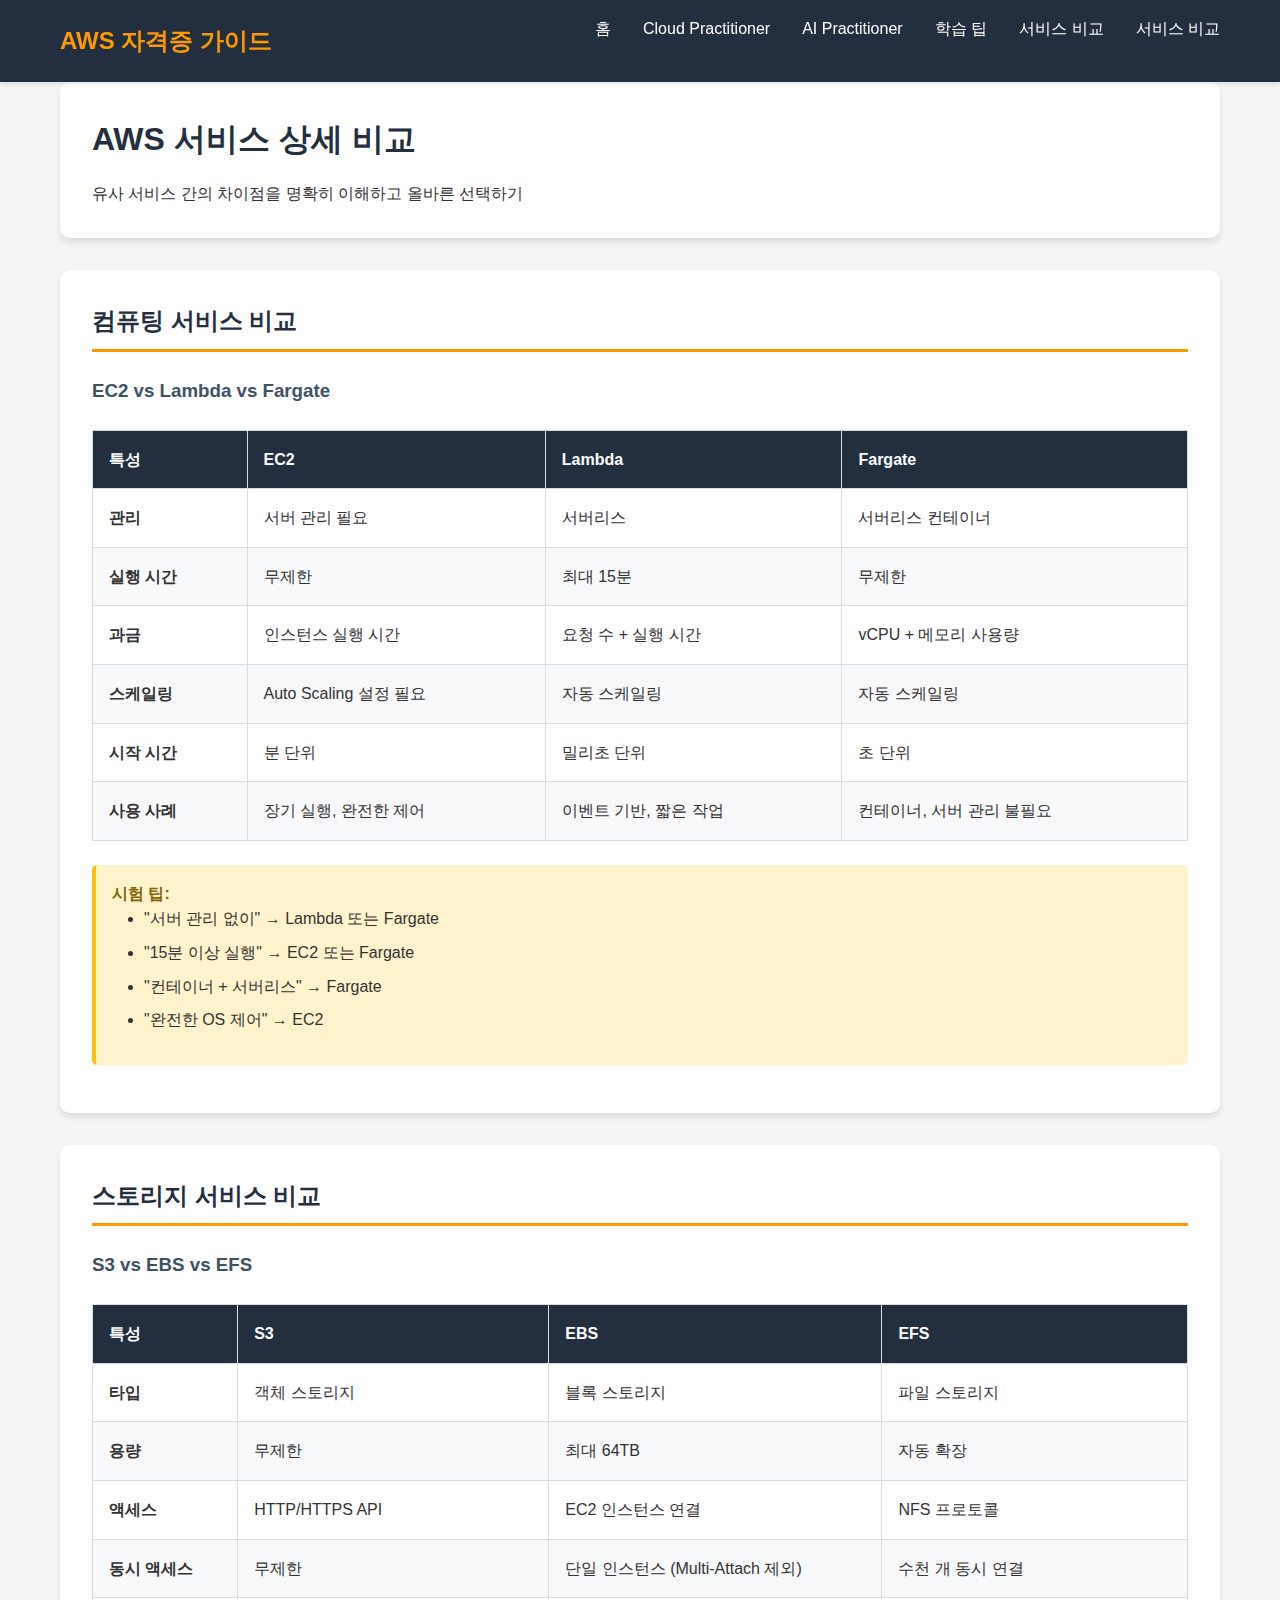
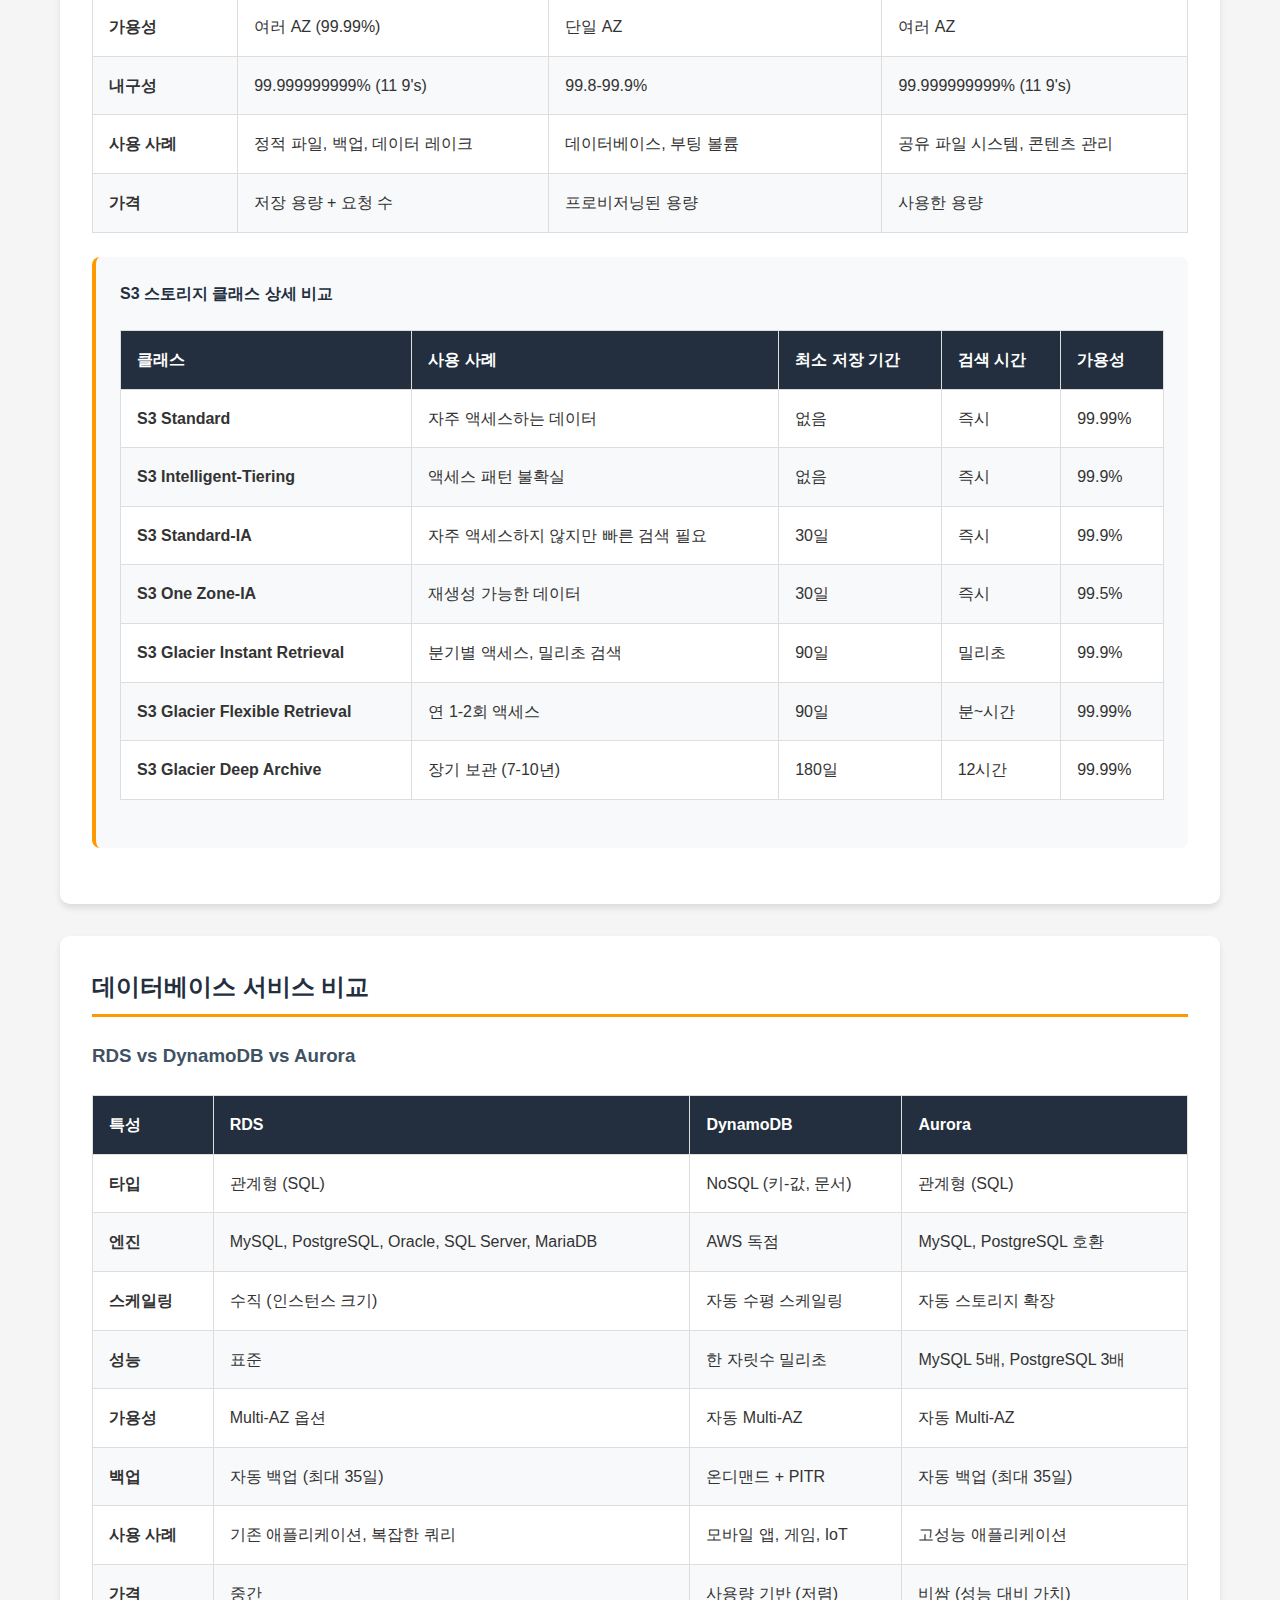
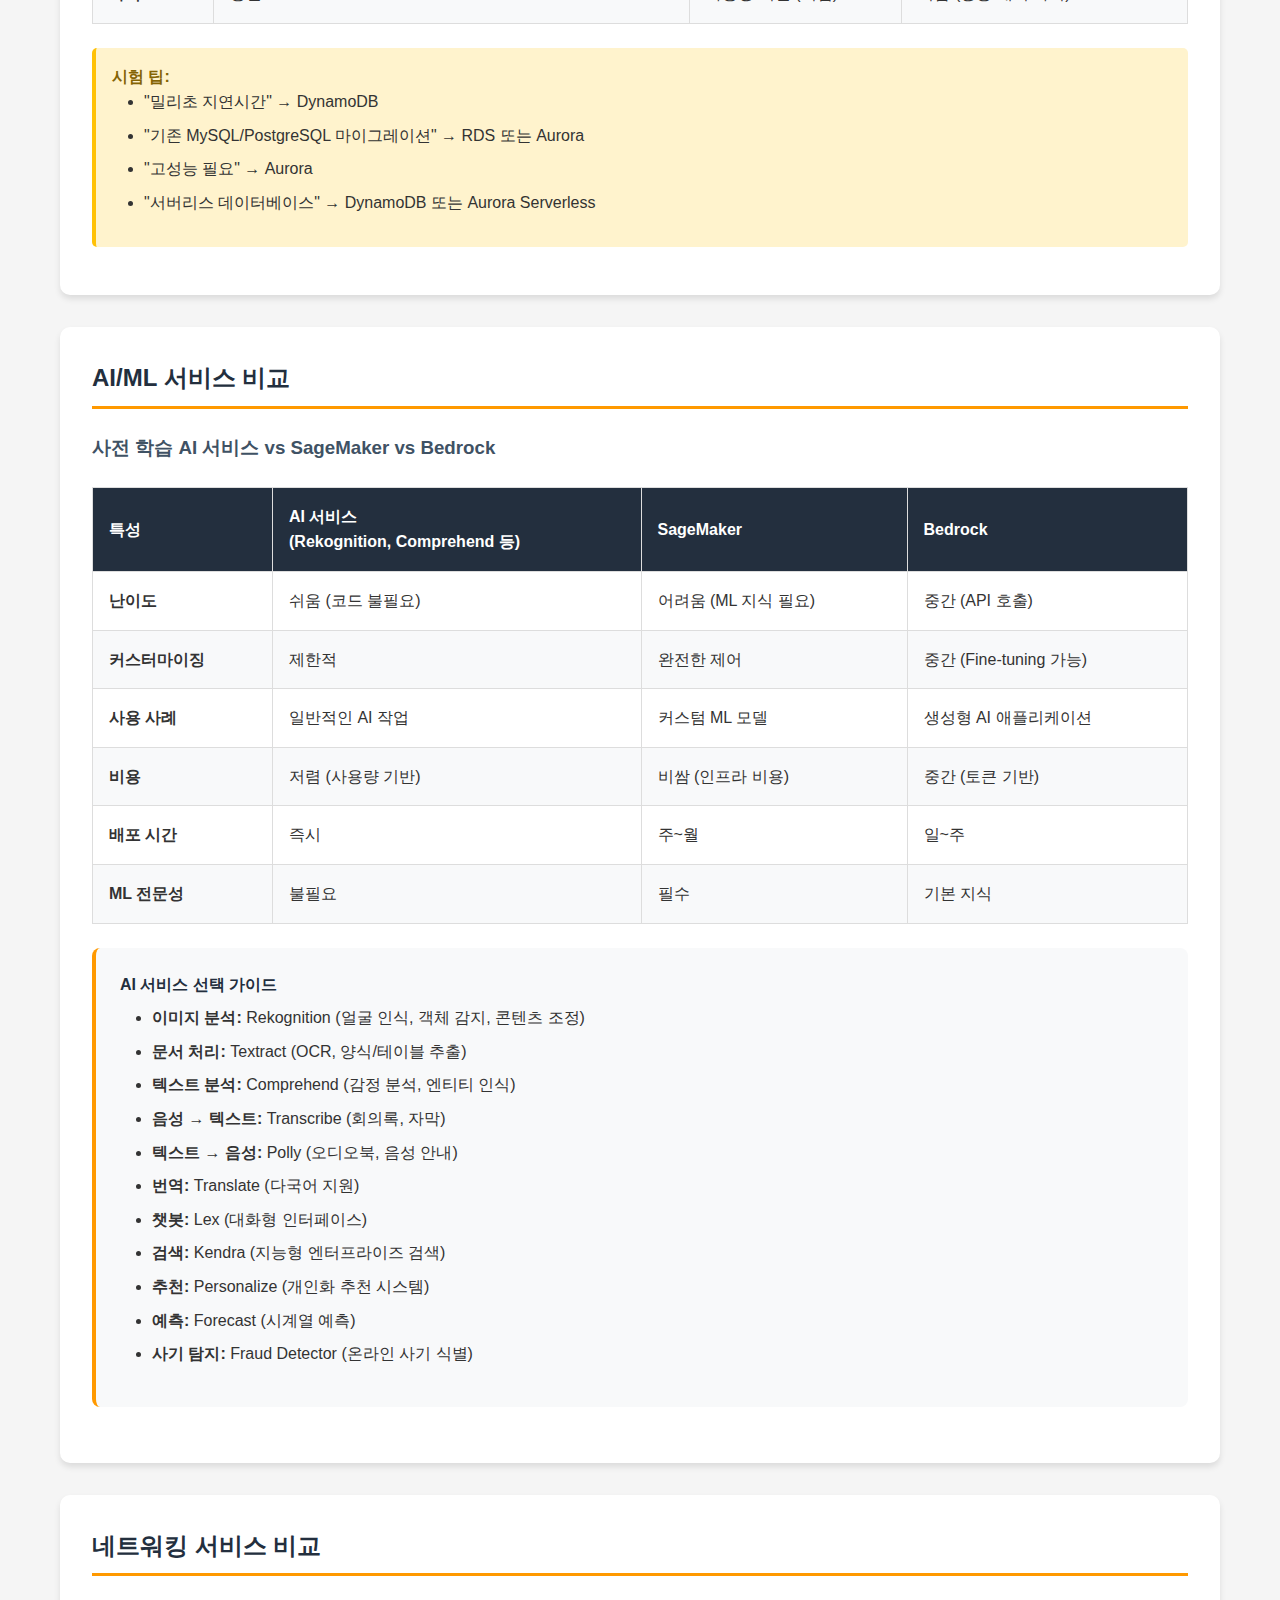
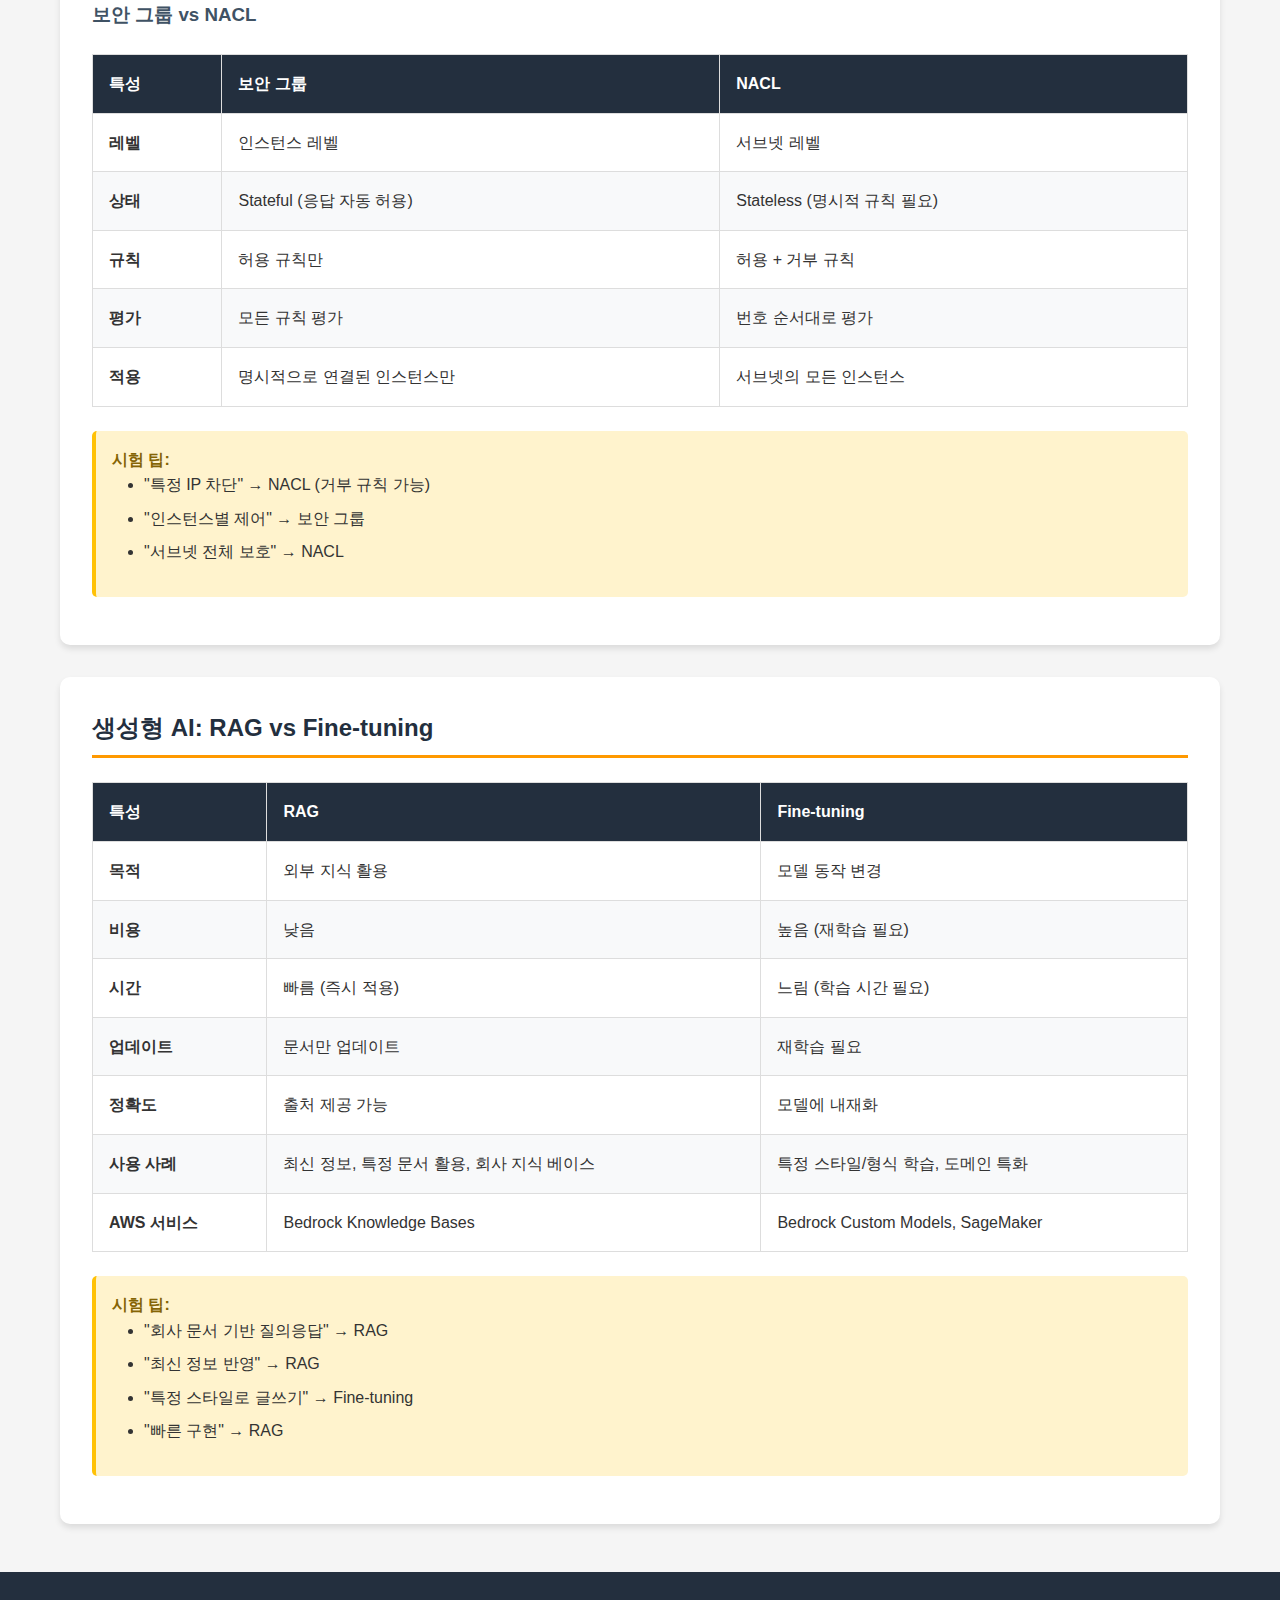
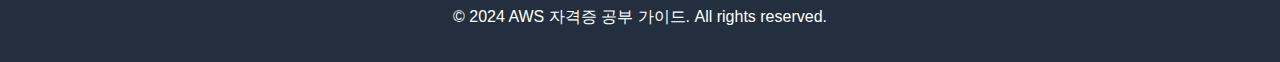
<file: services-comparison.html>
<!DOCTYPE html>
<html lang="ko">
<head>
    <meta charset="UTF-8">
    <meta name="viewport" content="width=device-width, initial-scale=1.0">
    <title>AWS 서비스 비교 - AWS 자격증 가이드</title>
    <link rel="stylesheet" href="styles.css">
</head>
<body>
    <nav class="navbar">
        <div class="container">
            <h1 class="logo">AWS 자격증 가이드</h1>
            <ul class="nav-links">
                <li><a href="index.html">홈</a></li>
                <li><a href="cloud-practitioner.html">Cloud Practitioner</a></li>
                <li><a href="ai-practitioner.html">AI Practitioner</a></li>
                <li><a href="study-tips.html">학습 팁</a></li>
                <li><a href="services-comparison.html">서비스 비교</a></li>
                <li><a href="services-comparison.html">서비스 비교</a></li>
            </ul>
        </div>
    </nav>

    <main class="container">
        <div class="content-header">
            <h1>AWS 서비스 상세 비교</h1>
            <p>유사 서비스 간의 차이점을 명확히 이해하고 올바른 선택하기</p>
        </div>

        <section class="domain-section">
            <h2>컴퓨팅 서비스 비교</h2>
            
            <h3>EC2 vs Lambda vs Fargate</h3>
            <table class="comparison-table">
                <thead>
                    <tr>
                        <th>특성</th>
                        <th>EC2</th>
                        <th>Lambda</th>
                        <th>Fargate</th>
                    </tr>
                </thead>
                <tbody>
                    <tr>
                        <td><strong>관리</strong></td>
                        <td>서버 관리 필요</td>
                        <td>서버리스</td>
                        <td>서버리스 컨테이너</td>
                    </tr>
                    <tr>
                        <td><strong>실행 시간</strong></td>
                        <td>무제한</td>
                        <td>최대 15분</td>
                        <td>무제한</td>
                    </tr>
                    <tr>
                        <td><strong>과금</strong></td>
                        <td>인스턴스 실행 시간</td>
                        <td>요청 수 + 실행 시간</td>
                        <td>vCPU + 메모리 사용량</td>
                    </tr>
                    <tr>
                        <td><strong>스케일링</strong></td>
                        <td>Auto Scaling 설정 필요</td>
                        <td>자동 스케일링</td>
                        <td>자동 스케일링</td>
                    </tr>
                    <tr>
                        <td><strong>시작 시간</strong></td>
                        <td>분 단위</td>
                        <td>밀리초 단위</td>
                        <td>초 단위</td>
                    </tr>
                    <tr>
                        <td><strong>사용 사례</strong></td>
                        <td>장기 실행, 완전한 제어</td>
                        <td>이벤트 기반, 짧은 작업</td>
                        <td>컨테이너, 서버 관리 불필요</td>
                    </tr>
                </tbody>
            </table>

            <div class="exam-tip">
                <strong>시험 팁:</strong>
                <ul>
                    <li>"서버 관리 없이" → Lambda 또는 Fargate</li>
                    <li>"15분 이상 실행" → EC2 또는 Fargate</li>
                    <li>"컨테이너 + 서버리스" → Fargate</li>
                    <li>"완전한 OS 제어" → EC2</li>
                </ul>
            </div>
        </section>

        <section class="domain-section">
            <h2>스토리지 서비스 비교</h2>
            
            <h3>S3 vs EBS vs EFS</h3>
            <table class="comparison-table">
                <thead>
                    <tr>
                        <th>특성</th>
                        <th>S3</th>
                        <th>EBS</th>
                        <th>EFS</th>
                    </tr>
                </thead>
                <tbody>
                    <tr>
                        <td><strong>타입</strong></td>
                        <td>객체 스토리지</td>
                        <td>블록 스토리지</td>
                        <td>파일 스토리지</td>
                    </tr>
                    <tr>
                        <td><strong>용량</strong></td>
                        <td>무제한</td>
                        <td>최대 64TB</td>
                        <td>자동 확장</td>
                    </tr>
                    <tr>
                        <td><strong>액세스</strong></td>
                        <td>HTTP/HTTPS API</td>
                        <td>EC2 인스턴스 연결</td>
                        <td>NFS 프로토콜</td>
                    </tr>
                    <tr>
                        <td><strong>동시 액세스</strong></td>
                        <td>무제한</td>
                        <td>단일 인스턴스 (Multi-Attach 제외)</td>
                        <td>수천 개 동시 연결</td>
                    </tr>
                    <tr>
                        <td><strong>가용성</strong></td>
                        <td>여러 AZ (99.99%)</td>
                        <td>단일 AZ</td>
                        <td>여러 AZ</td>
                    </tr>
                    <tr>
                        <td><strong>내구성</strong></td>
                        <td>99.999999999% (11 9's)</td>
                        <td>99.8-99.9%</td>
                        <td>99.999999999% (11 9's)</td>
                    </tr>
                    <tr>
                        <td><strong>사용 사례</strong></td>
                        <td>정적 파일, 백업, 데이터 레이크</td>
                        <td>데이터베이스, 부팅 볼륨</td>
                        <td>공유 파일 시스템, 콘텐츠 관리</td>
                    </tr>
                    <tr>
                        <td><strong>가격</strong></td>
                        <td>저장 용량 + 요청 수</td>
                        <td>프로비저닝된 용량</td>
                        <td>사용한 용량</td>
                    </tr>
                </tbody>
            </table>

            <div class="service-card">
                <h4>S3 스토리지 클래스 상세 비교</h4>
                <table class="comparison-table">
                    <thead>
                        <tr>
                            <th>클래스</th>
                            <th>사용 사례</th>
                            <th>최소 저장 기간</th>
                            <th>검색 시간</th>
                            <th>가용성</th>
                        </tr>
                    </thead>
                    <tbody>
                        <tr>
                            <td><strong>S3 Standard</strong></td>
                            <td>자주 액세스하는 데이터</td>
                            <td>없음</td>
                            <td>즉시</td>
                            <td>99.99%</td>
                        </tr>
                        <tr>
                            <td><strong>S3 Intelligent-Tiering</strong></td>
                            <td>액세스 패턴 불확실</td>
                            <td>없음</td>
                            <td>즉시</td>
                            <td>99.9%</td>
                        </tr>
                        <tr>
                            <td><strong>S3 Standard-IA</strong></td>
                            <td>자주 액세스하지 않지만 빠른 검색 필요</td>
                            <td>30일</td>
                            <td>즉시</td>
                            <td>99.9%</td>
                        </tr>
                        <tr>
                            <td><strong>S3 One Zone-IA</strong></td>
                            <td>재생성 가능한 데이터</td>
                            <td>30일</td>
                            <td>즉시</td>
                            <td>99.5%</td>
                        </tr>
                        <tr>
                            <td><strong>S3 Glacier Instant Retrieval</strong></td>
                            <td>분기별 액세스, 밀리초 검색</td>
                            <td>90일</td>
                            <td>밀리초</td>
                            <td>99.9%</td>
                        </tr>
                        <tr>
                            <td><strong>S3 Glacier Flexible Retrieval</strong></td>
                            <td>연 1-2회 액세스</td>
                            <td>90일</td>
                            <td>분~시간</td>
                            <td>99.99%</td>
                        </tr>
                        <tr>
                            <td><strong>S3 Glacier Deep Archive</strong></td>
                            <td>장기 보관 (7-10년)</td>
                            <td>180일</td>
                            <td>12시간</td>
                            <td>99.99%</td>
                        </tr>
                    </tbody>
                </table>
            </div>
        </section>

        <section class="domain-section">
            <h2>데이터베이스 서비스 비교</h2>
            
            <h3>RDS vs DynamoDB vs Aurora</h3>
            <table class="comparison-table">
                <thead>
                    <tr>
                        <th>특성</th>
                        <th>RDS</th>
                        <th>DynamoDB</th>
                        <th>Aurora</th>
                    </tr>
                </thead>
                <tbody>
                    <tr>
                        <td><strong>타입</strong></td>
                        <td>관계형 (SQL)</td>
                        <td>NoSQL (키-값, 문서)</td>
                        <td>관계형 (SQL)</td>
                    </tr>
                    <tr>
                        <td><strong>엔진</strong></td>
                        <td>MySQL, PostgreSQL, Oracle, SQL Server, MariaDB</td>
                        <td>AWS 독점</td>
                        <td>MySQL, PostgreSQL 호환</td>
                    </tr>
                    <tr>
                        <td><strong>스케일링</strong></td>
                        <td>수직 (인스턴스 크기)</td>
                        <td>자동 수평 스케일링</td>
                        <td>자동 스토리지 확장</td>
                    </tr>
                    <tr>
                        <td><strong>성능</strong></td>
                        <td>표준</td>
                        <td>한 자릿수 밀리초</td>
                        <td>MySQL 5배, PostgreSQL 3배</td>
                    </tr>
                    <tr>
                        <td><strong>가용성</strong></td>
                        <td>Multi-AZ 옵션</td>
                        <td>자동 Multi-AZ</td>
                        <td>자동 Multi-AZ</td>
                    </tr>
                    <tr>
                        <td><strong>백업</strong></td>
                        <td>자동 백업 (최대 35일)</td>
                        <td>온디맨드 + PITR</td>
                        <td>자동 백업 (최대 35일)</td>
                    </tr>
                    <tr>
                        <td><strong>사용 사례</strong></td>
                        <td>기존 애플리케이션, 복잡한 쿼리</td>
                        <td>모바일 앱, 게임, IoT</td>
                        <td>고성능 애플리케이션</td>
                    </tr>
                    <tr>
                        <td><strong>가격</strong></td>
                        <td>중간</td>
                        <td>사용량 기반 (저렴)</td>
                        <td>비쌈 (성능 대비 가치)</td>
                    </tr>
                </tbody>
            </table>

            <div class="exam-tip">
                <strong>시험 팁:</strong>
                <ul>
                    <li>"밀리초 지연시간" → DynamoDB</li>
                    <li>"기존 MySQL/PostgreSQL 마이그레이션" → RDS 또는 Aurora</li>
                    <li>"고성능 필요" → Aurora</li>
                    <li>"서버리스 데이터베이스" → DynamoDB 또는 Aurora Serverless</li>
                </ul>
            </div>
        </section>

        <section class="domain-section">
            <h2>AI/ML 서비스 비교</h2>
            
            <h3>사전 학습 AI 서비스 vs SageMaker vs Bedrock</h3>
            <table class="comparison-table">
                <thead>
                    <tr>
                        <th>특성</th>
                        <th>AI 서비스<br>(Rekognition, Comprehend 등)</th>
                        <th>SageMaker</th>
                        <th>Bedrock</th>
                    </tr>
                </thead>
                <tbody>
                    <tr>
                        <td><strong>난이도</strong></td>
                        <td>쉬움 (코드 불필요)</td>
                        <td>어려움 (ML 지식 필요)</td>
                        <td>중간 (API 호출)</td>
                    </tr>
                    <tr>
                        <td><strong>커스터마이징</strong></td>
                        <td>제한적</td>
                        <td>완전한 제어</td>
                        <td>중간 (Fine-tuning 가능)</td>
                    </tr>
                    <tr>
                        <td><strong>사용 사례</strong></td>
                        <td>일반적인 AI 작업</td>
                        <td>커스텀 ML 모델</td>
                        <td>생성형 AI 애플리케이션</td>
                    </tr>
                    <tr>
                        <td><strong>비용</strong></td>
                        <td>저렴 (사용량 기반)</td>
                        <td>비쌈 (인프라 비용)</td>
                        <td>중간 (토큰 기반)</td>
                    </tr>
                    <tr>
                        <td><strong>배포 시간</strong></td>
                        <td>즉시</td>
                        <td>주~월</td>
                        <td>일~주</td>
                    </tr>
                    <tr>
                        <td><strong>ML 전문성</strong></td>
                        <td>불필요</td>
                        <td>필수</td>
                        <td>기본 지식</td>
                    </tr>
                </tbody>
            </table>

            <div class="service-card">
                <h4>AI 서비스 선택 가이드</h4>
                <ul>
                    <li><strong>이미지 분석:</strong> Rekognition (얼굴 인식, 객체 감지, 콘텐츠 조정)</li>
                    <li><strong>문서 처리:</strong> Textract (OCR, 양식/테이블 추출)</li>
                    <li><strong>텍스트 분석:</strong> Comprehend (감정 분석, 엔티티 인식)</li>
                    <li><strong>음성 → 텍스트:</strong> Transcribe (회의록, 자막)</li>
                    <li><strong>텍스트 → 음성:</strong> Polly (오디오북, 음성 안내)</li>
                    <li><strong>번역:</strong> Translate (다국어 지원)</li>
                    <li><strong>챗봇:</strong> Lex (대화형 인터페이스)</li>
                    <li><strong>검색:</strong> Kendra (지능형 엔터프라이즈 검색)</li>
                    <li><strong>추천:</strong> Personalize (개인화 추천 시스템)</li>
                    <li><strong>예측:</strong> Forecast (시계열 예측)</li>
                    <li><strong>사기 탐지:</strong> Fraud Detector (온라인 사기 식별)</li>
                </ul>
            </div>
        </section>

        <section class="domain-section">
            <h2>네트워킹 서비스 비교</h2>
            
            <h3>보안 그룹 vs NACL</h3>
            <table class="comparison-table">
                <thead>
                    <tr>
                        <th>특성</th>
                        <th>보안 그룹</th>
                        <th>NACL</th>
                    </tr>
                </thead>
                <tbody>
                    <tr>
                        <td><strong>레벨</strong></td>
                        <td>인스턴스 레벨</td>
                        <td>서브넷 레벨</td>
                    </tr>
                    <tr>
                        <td><strong>상태</strong></td>
                        <td>Stateful (응답 자동 허용)</td>
                        <td>Stateless (명시적 규칙 필요)</td>
                    </tr>
                    <tr>
                        <td><strong>규칙</strong></td>
                        <td>허용 규칙만</td>
                        <td>허용 + 거부 규칙</td>
                    </tr>
                    <tr>
                        <td><strong>평가</strong></td>
                        <td>모든 규칙 평가</td>
                        <td>번호 순서대로 평가</td>
                    </tr>
                    <tr>
                        <td><strong>적용</strong></td>
                        <td>명시적으로 연결된 인스턴스만</td>
                        <td>서브넷의 모든 인스턴스</td>
                    </tr>
                </tbody>
            </table>

            <div class="exam-tip">
                <strong>시험 팁:</strong>
                <ul>
                    <li>"특정 IP 차단" → NACL (거부 규칙 가능)</li>
                    <li>"인스턴스별 제어" → 보안 그룹</li>
                    <li>"서브넷 전체 보호" → NACL</li>
                </ul>
            </div>
        </section>

        <section class="domain-section">
            <h2>생성형 AI: RAG vs Fine-tuning</h2>
            
            <table class="comparison-table">
                <thead>
                    <tr>
                        <th>특성</th>
                        <th>RAG</th>
                        <th>Fine-tuning</th>
                    </tr>
                </thead>
                <tbody>
                    <tr>
                        <td><strong>목적</strong></td>
                        <td>외부 지식 활용</td>
                        <td>모델 동작 변경</td>
                    </tr>
                    <tr>
                        <td><strong>비용</strong></td>
                        <td>낮음</td>
                        <td>높음 (재학습 필요)</td>
                    </tr>
                    <tr>
                        <td><strong>시간</strong></td>
                        <td>빠름 (즉시 적용)</td>
                        <td>느림 (학습 시간 필요)</td>
                    </tr>
                    <tr>
                        <td><strong>업데이트</strong></td>
                        <td>문서만 업데이트</td>
                        <td>재학습 필요</td>
                    </tr>
                    <tr>
                        <td><strong>정확도</strong></td>
                        <td>출처 제공 가능</td>
                        <td>모델에 내재화</td>
                    </tr>
                    <tr>
                        <td><strong>사용 사례</strong></td>
                        <td>최신 정보, 특정 문서 활용, 회사 지식 베이스</td>
                        <td>특정 스타일/형식 학습, 도메인 특화</td>
                    </tr>
                    <tr>
                        <td><strong>AWS 서비스</strong></td>
                        <td>Bedrock Knowledge Bases</td>
                        <td>Bedrock Custom Models, SageMaker</td>
                    </tr>
                </tbody>
            </table>

            <div class="exam-tip">
                <strong>시험 팁:</strong>
                <ul>
                    <li>"회사 문서 기반 질의응답" → RAG</li>
                    <li>"최신 정보 반영" → RAG</li>
                    <li>"특정 스타일로 글쓰기" → Fine-tuning</li>
                    <li>"빠른 구현" → RAG</li>
                </ul>
            </div>
        </section>
    </main>

    <footer>
        <div class="container">
            <p>&copy; 2024 AWS 자격증 공부 가이드. All rights reserved.</p>
        </div>
    </footer>
</body>
</html>
</file>
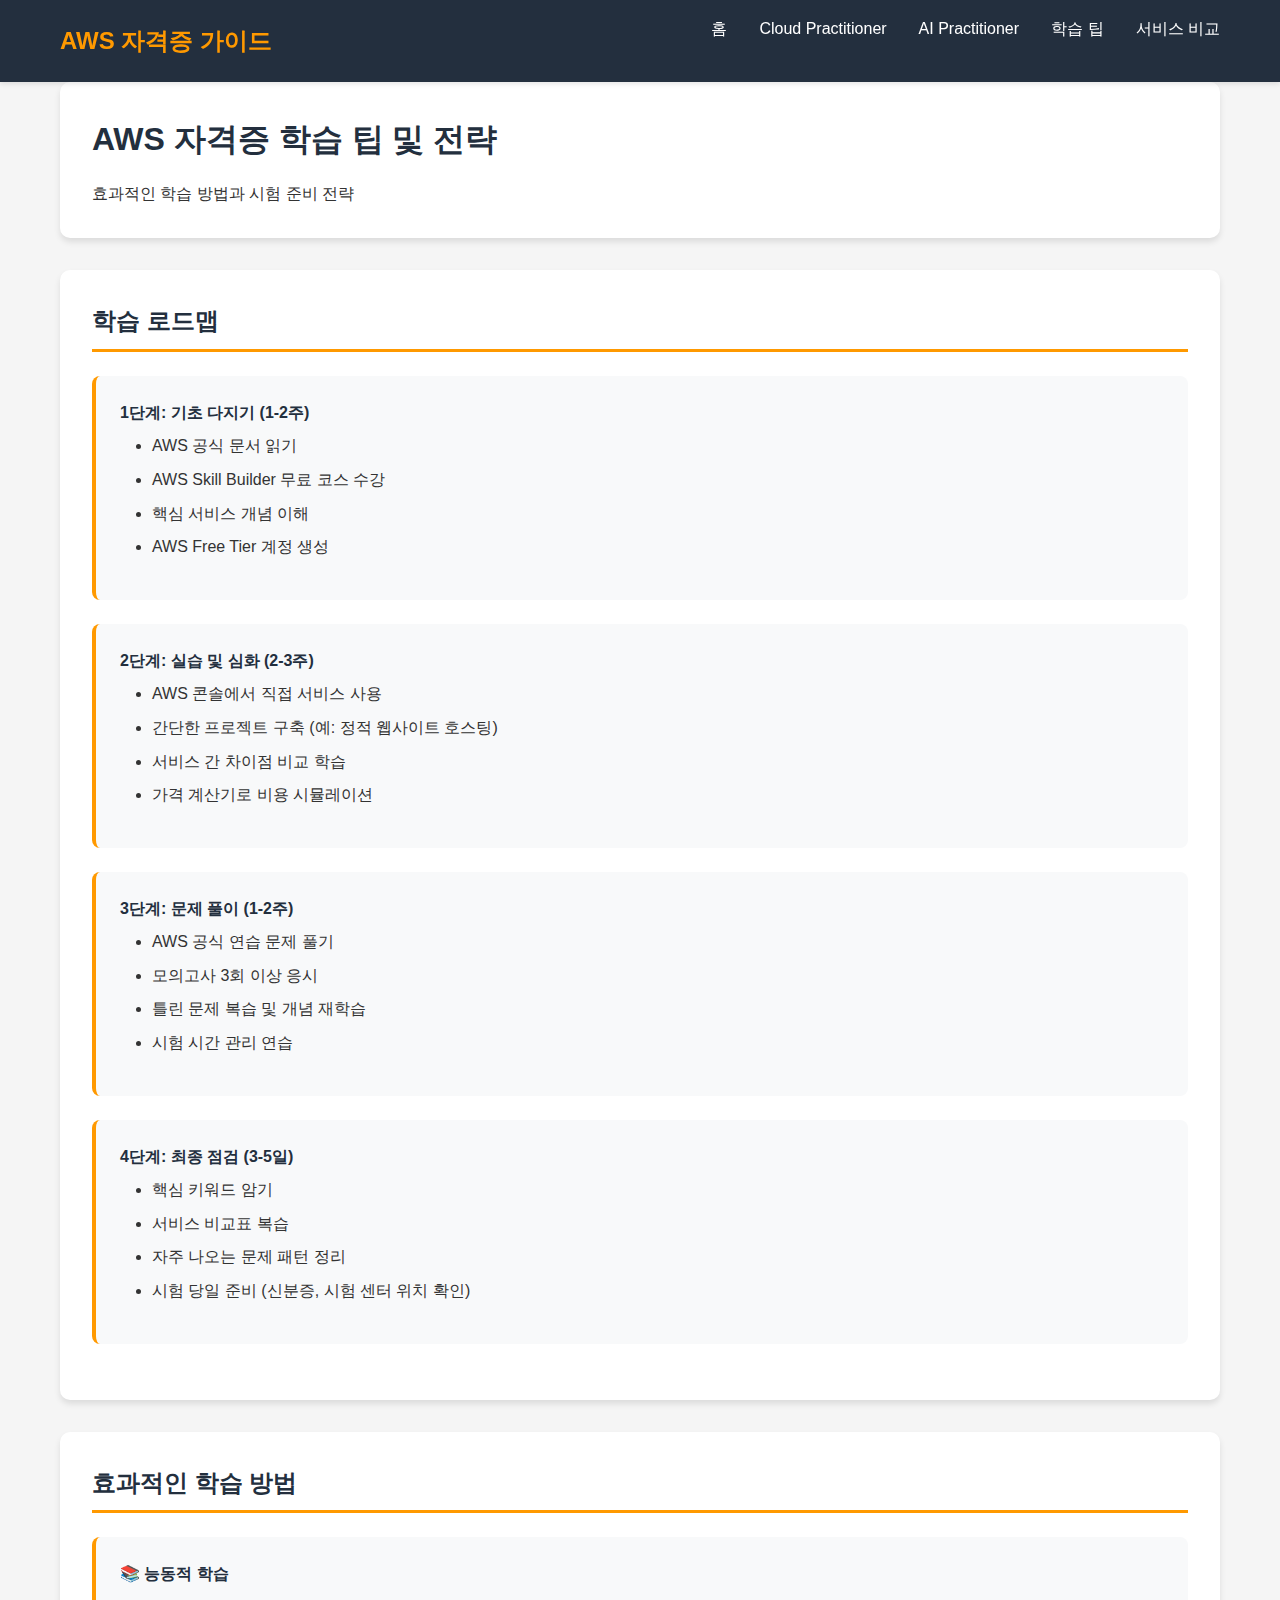
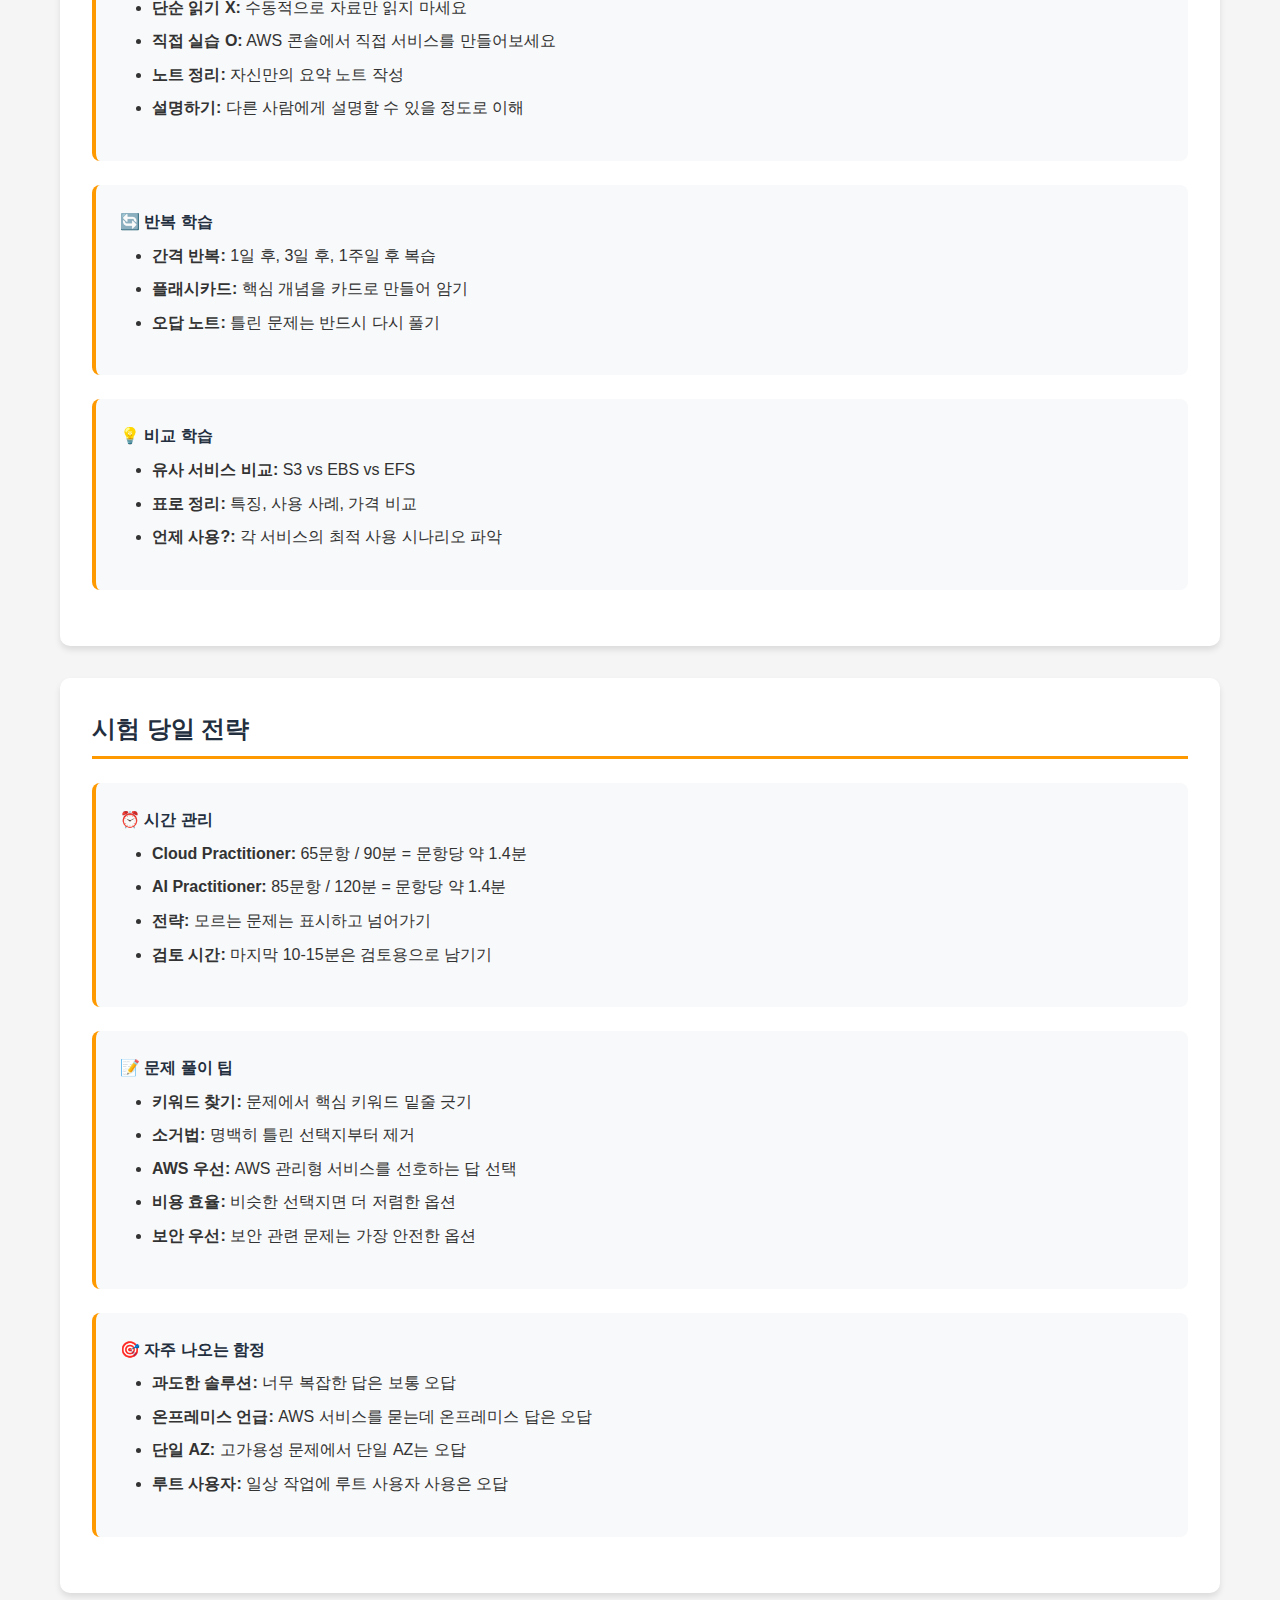
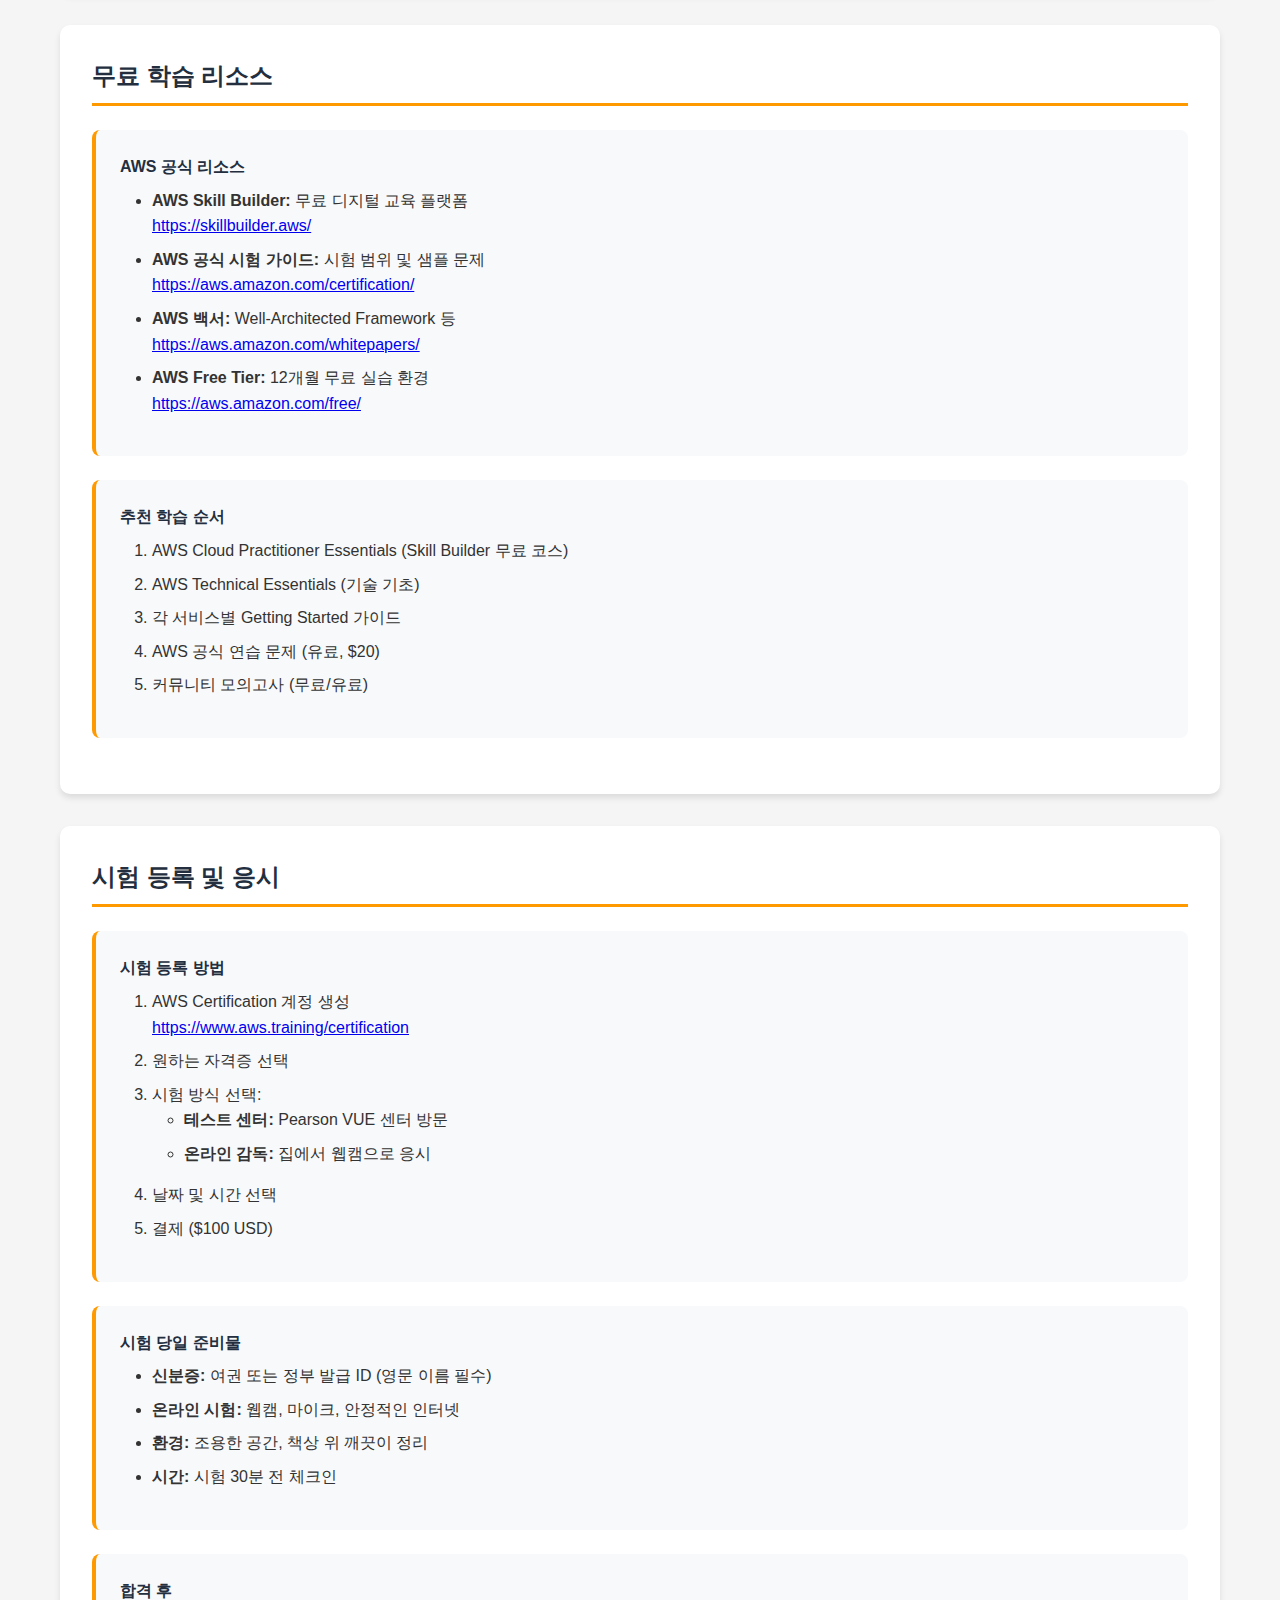
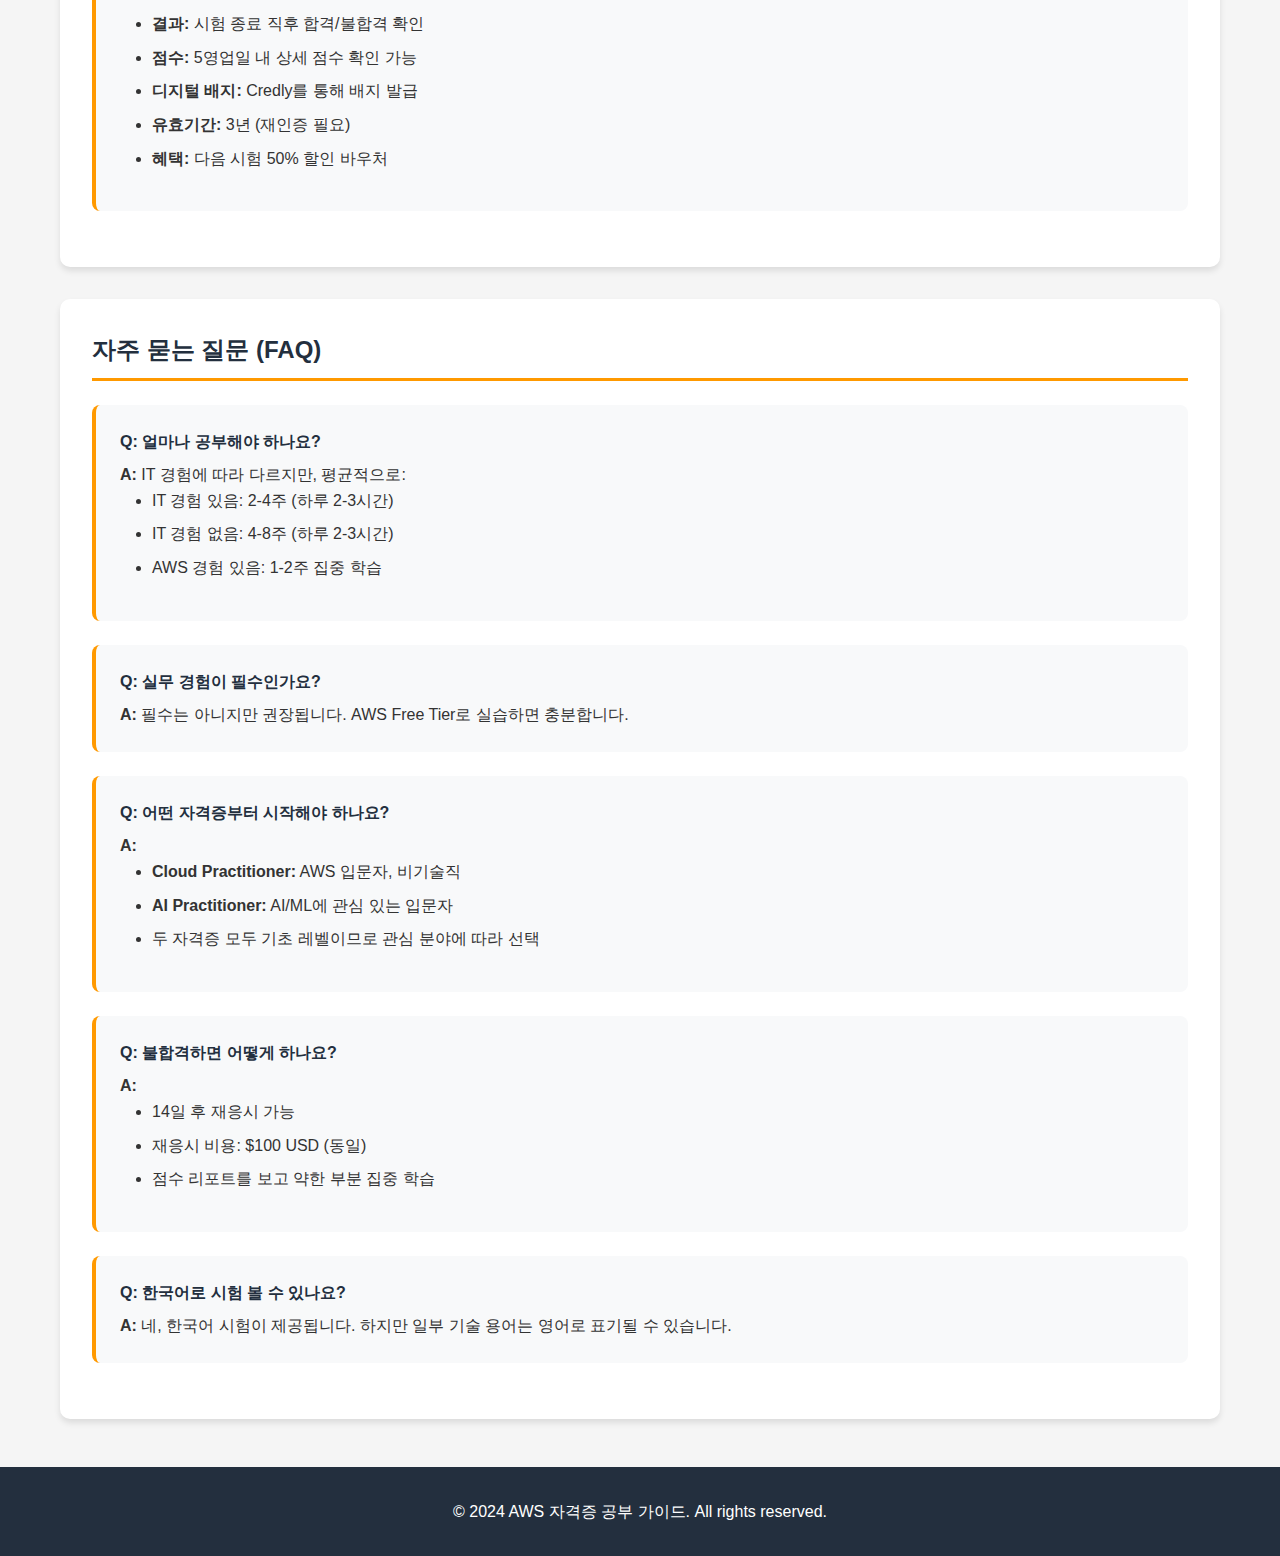
<file: study-tips.html>
<!DOCTYPE html>
<html lang="ko">
<head>
    <meta charset="UTF-8">
    <meta name="viewport" content="width=device-width, initial-scale=1.0">
    <title>학습 팁 및 전략 - AWS 자격증 가이드</title>
    <link rel="stylesheet" href="styles.css">
</head>
<body>
    <nav class="navbar">
        <div class="container">
            <h1 class="logo">AWS 자격증 가이드</h1>
            <ul class="nav-links">
                <li><a href="index.html">홈</a></li>
                <li><a href="cloud-practitioner.html">Cloud Practitioner</a></li>
                <li><a href="ai-practitioner.html">AI Practitioner</a></li>
                <li><a href="study-tips.html">학습 팁</a></li>
                <li><a href="services-comparison.html">서비스 비교</a></li>
            </ul>
        </div>
    </nav>

    <main class="container">
        <div class="content-header">
            <h1>AWS 자격증 학습 팁 및 전략</h1>
            <p>효과적인 학습 방법과 시험 준비 전략</p>
        </div>

        <section class="domain-section">
            <h2>학습 로드맵</h2>
            
            <div class="service-card">
                <h4>1단계: 기초 다지기 (1-2주)</h4>
                <ul>
                    <li>AWS 공식 문서 읽기</li>
                    <li>AWS Skill Builder 무료 코스 수강</li>
                    <li>핵심 서비스 개념 이해</li>
                    <li>AWS Free Tier 계정 생성</li>
                </ul>
            </div>

            <div class="service-card">
                <h4>2단계: 실습 및 심화 (2-3주)</h4>
                <ul>
                    <li>AWS 콘솔에서 직접 서비스 사용</li>
                    <li>간단한 프로젝트 구축 (예: 정적 웹사이트 호스팅)</li>
                    <li>서비스 간 차이점 비교 학습</li>
                    <li>가격 계산기로 비용 시뮬레이션</li>
                </ul>
            </div>

            <div class="service-card">
                <h4>3단계: 문제 풀이 (1-2주)</h4>
                <ul>
                    <li>AWS 공식 연습 문제 풀기</li>
                    <li>모의고사 3회 이상 응시</li>
                    <li>틀린 문제 복습 및 개념 재학습</li>
                    <li>시험 시간 관리 연습</li>
                </ul>
            </div>

            <div class="service-card">
                <h4>4단계: 최종 점검 (3-5일)</h4>
                <ul>
                    <li>핵심 키워드 암기</li>
                    <li>서비스 비교표 복습</li>
                    <li>자주 나오는 문제 패턴 정리</li>
                    <li>시험 당일 준비 (신분증, 시험 센터 위치 확인)</li>
                </ul>
            </div>
        </section>

        <section class="domain-section">
            <h2>효과적인 학습 방법</h2>
            
            <div class="service-card">
                <h4>📚 능동적 학습</h4>
                <ul>
                    <li><strong>단순 읽기 X:</strong> 수동적으로 자료만 읽지 마세요</li>
                    <li><strong>직접 실습 O:</strong> AWS 콘솔에서 직접 서비스를 만들어보세요</li>
                    <li><strong>노트 정리:</strong> 자신만의 요약 노트 작성</li>
                    <li><strong>설명하기:</strong> 다른 사람에게 설명할 수 있을 정도로 이해</li>
                </ul>
            </div>

            <div class="service-card">
                <h4>🔄 반복 학습</h4>
                <ul>
                    <li><strong>간격 반복:</strong> 1일 후, 3일 후, 1주일 후 복습</li>
                    <li><strong>플래시카드:</strong> 핵심 개념을 카드로 만들어 암기</li>
                    <li><strong>오답 노트:</strong> 틀린 문제는 반드시 다시 풀기</li>
                </ul>
            </div>

            <div class="service-card">
                <h4>💡 비교 학습</h4>
                <ul>
                    <li><strong>유사 서비스 비교:</strong> S3 vs EBS vs EFS</li>
                    <li><strong>표로 정리:</strong> 특징, 사용 사례, 가격 비교</li>
                    <li><strong>언제 사용?:</strong> 각 서비스의 최적 사용 시나리오 파악</li>
                </ul>
            </div>
        </section>

        <section class="domain-section">
            <h2>시험 당일 전략</h2>
            
            <div class="service-card">
                <h4>⏰ 시간 관리</h4>
                <ul>
                    <li><strong>Cloud Practitioner:</strong> 65문항 / 90분 = 문항당 약 1.4분</li>
                    <li><strong>AI Practitioner:</strong> 85문항 / 120분 = 문항당 약 1.4분</li>
                    <li><strong>전략:</strong> 모르는 문제는 표시하고 넘어가기</li>
                    <li><strong>검토 시간:</strong> 마지막 10-15분은 검토용으로 남기기</li>
                </ul>
            </div>

            <div class="service-card">
                <h4>📝 문제 풀이 팁</h4>
                <ul>
                    <li><strong>키워드 찾기:</strong> 문제에서 핵심 키워드 밑줄 긋기</li>
                    <li><strong>소거법:</strong> 명백히 틀린 선택지부터 제거</li>
                    <li><strong>AWS 우선:</strong> AWS 관리형 서비스를 선호하는 답 선택</li>
                    <li><strong>비용 효율:</strong> 비슷한 선택지면 더 저렴한 옵션</li>
                    <li><strong>보안 우선:</strong> 보안 관련 문제는 가장 안전한 옵션</li>
                </ul>
            </div>

            <div class="service-card">
                <h4>🎯 자주 나오는 함정</h4>
                <ul>
                    <li><strong>과도한 솔루션:</strong> 너무 복잡한 답은 보통 오답</li>
                    <li><strong>온프레미스 언급:</strong> AWS 서비스를 묻는데 온프레미스 답은 오답</li>
                    <li><strong>단일 AZ:</strong> 고가용성 문제에서 단일 AZ는 오답</li>
                    <li><strong>루트 사용자:</strong> 일상 작업에 루트 사용자 사용은 오답</li>
                </ul>
            </div>
        </section>

        <section class="domain-section">
            <h2>무료 학습 리소스</h2>
            
            <div class="service-card">
                <h4>AWS 공식 리소스</h4>
                <ul>
                    <li><strong>AWS Skill Builder:</strong> 무료 디지털 교육 플랫폼
                        <br><a href="https://skillbuilder.aws/" target="_blank">https://skillbuilder.aws/</a>
                    </li>
                    <li><strong>AWS 공식 시험 가이드:</strong> 시험 범위 및 샘플 문제
                        <br><a href="https://aws.amazon.com/certification/" target="_blank">https://aws.amazon.com/certification/</a>
                    </li>
                    <li><strong>AWS 백서:</strong> Well-Architected Framework 등
                        <br><a href="https://aws.amazon.com/whitepapers/" target="_blank">https://aws.amazon.com/whitepapers/</a>
                    </li>
                    <li><strong>AWS Free Tier:</strong> 12개월 무료 실습 환경
                        <br><a href="https://aws.amazon.com/free/" target="_blank">https://aws.amazon.com/free/</a>
                    </li>
                </ul>
            </div>

            <div class="service-card">
                <h4>추천 학습 순서</h4>
                <ol>
                    <li>AWS Cloud Practitioner Essentials (Skill Builder 무료 코스)</li>
                    <li>AWS Technical Essentials (기술 기초)</li>
                    <li>각 서비스별 Getting Started 가이드</li>
                    <li>AWS 공식 연습 문제 (유료, $20)</li>
                    <li>커뮤니티 모의고사 (무료/유료)</li>
                </ol>
            </div>
        </section>

        <section class="domain-section">
            <h2>시험 등록 및 응시</h2>
            
            <div class="service-card">
                <h4>시험 등록 방법</h4>
                <ol>
                    <li>AWS Certification 계정 생성
                        <br><a href="https://www.aws.training/certification" target="_blank">https://www.aws.training/certification</a>
                    </li>
                    <li>원하는 자격증 선택</li>
                    <li>시험 방식 선택:
                        <ul>
                            <li><strong>테스트 센터:</strong> Pearson VUE 센터 방문</li>
                            <li><strong>온라인 감독:</strong> 집에서 웹캠으로 응시</li>
                        </ul>
                    </li>
                    <li>날짜 및 시간 선택</li>
                    <li>결제 ($100 USD)</li>
                </ol>
            </div>

            <div class="service-card">
                <h4>시험 당일 준비물</h4>
                <ul>
                    <li><strong>신분증:</strong> 여권 또는 정부 발급 ID (영문 이름 필수)</li>
                    <li><strong>온라인 시험:</strong> 웹캠, 마이크, 안정적인 인터넷</li>
                    <li><strong>환경:</strong> 조용한 공간, 책상 위 깨끗이 정리</li>
                    <li><strong>시간:</strong> 시험 30분 전 체크인</li>
                </ul>
            </div>

            <div class="service-card">
                <h4>합격 후</h4>
                <ul>
                    <li><strong>결과:</strong> 시험 종료 직후 합격/불합격 확인</li>
                    <li><strong>점수:</strong> 5영업일 내 상세 점수 확인 가능</li>
                    <li><strong>디지털 배지:</strong> Credly를 통해 배지 발급</li>
                    <li><strong>유효기간:</strong> 3년 (재인증 필요)</li>
                    <li><strong>혜택:</strong> 다음 시험 50% 할인 바우처</li>
                </ul>
            </div>
        </section>

        <section class="domain-section">
            <h2>자주 묻는 질문 (FAQ)</h2>
            
            <div class="service-card">
                <h4>Q: 얼마나 공부해야 하나요?</h4>
                <p><strong>A:</strong> IT 경험에 따라 다르지만, 평균적으로:</p>
                <ul>
                    <li>IT 경험 있음: 2-4주 (하루 2-3시간)</li>
                    <li>IT 경험 없음: 4-8주 (하루 2-3시간)</li>
                    <li>AWS 경험 있음: 1-2주 집중 학습</li>
                </ul>
            </div>

            <div class="service-card">
                <h4>Q: 실무 경험이 필수인가요?</h4>
                <p><strong>A:</strong> 필수는 아니지만 권장됩니다. AWS Free Tier로 실습하면 충분합니다.</p>
            </div>

            <div class="service-card">
                <h4>Q: 어떤 자격증부터 시작해야 하나요?</h4>
                <p><strong>A:</strong></p>
                <ul>
                    <li><strong>Cloud Practitioner:</strong> AWS 입문자, 비기술직</li>
                    <li><strong>AI Practitioner:</strong> AI/ML에 관심 있는 입문자</li>
                    <li>두 자격증 모두 기초 레벨이므로 관심 분야에 따라 선택</li>
                </ul>
            </div>

            <div class="service-card">
                <h4>Q: 불합격하면 어떻게 하나요?</h4>
                <p><strong>A:</strong></p>
                <ul>
                    <li>14일 후 재응시 가능</li>
                    <li>재응시 비용: $100 USD (동일)</li>
                    <li>점수 리포트를 보고 약한 부분 집중 학습</li>
                </ul>
            </div>

            <div class="service-card">
                <h4>Q: 한국어로 시험 볼 수 있나요?</h4>
                <p><strong>A:</strong> 네, 한국어 시험이 제공됩니다. 하지만 일부 기술 용어는 영어로 표기될 수 있습니다.</p>
            </div>
        </section>
    </main>

    <footer>
        <div class="container">
            <p>&copy; 2024 AWS 자격증 공부 가이드. All rights reserved.</p>
        </div>
    </footer>
</body>
</html>
</file>
<file: styles.css>
* {
    margin: 0;
    padding: 0;
    box-sizing: border-box;
}

body {
    font-family: 'Segoe UI', Tahoma, Geneva, Verdana, sans-serif;
    line-height: 1.6;
    color: #333;
    background-color: #f5f5f5;
}

.container {
    max-width: 1200px;
    margin: 0 auto;
    padding: 0 20px;
}

/* Navigation */
.navbar {
    background-color: #232f3e;
    color: white;
    padding: 1rem 0;
    position: sticky;
    top: 0;
    z-index: 100;
    box-shadow: 0 2px 5px rgba(0,0,0,0.1);
}

.navbar .container {
    display: flex;
    justify-content: space-between;
    align-items: center;
}

.logo {
    font-size: 1.5rem;
    font-weight: bold;
    color: #ff9900;
}

.nav-links {
    display: flex;
    list-style: none;
    gap: 2rem;
}

.nav-links a {
    color: white;
    text-decoration: none;
    transition: color 0.3s;
}

.nav-links a:hover {
    color: #ff9900;
}

/* Hero Section */
.hero {
    background: linear-gradient(135deg, #232f3e 0%, #3f5264 100%);
    color: white;
    padding: 4rem 0;
    text-align: center;
}

.hero h1 {
    font-size: 2.5rem;
    margin-bottom: 1rem;
}

.hero p {
    font-size: 1.2rem;
    opacity: 0.9;
}

/* Main Content */
main {
    padding: 3rem 0;
}

/* Certification Cards */
.cert-cards {
    display: grid;
    grid-template-columns: repeat(auto-fit, minmax(300px, 1fr));
    gap: 2rem;
    margin-bottom: 3rem;
}

.card {
    background: white;
    border-radius: 10px;
    padding: 2rem;
    box-shadow: 0 4px 6px rgba(0,0,0,0.1);
    transition: transform 0.3s, box-shadow 0.3s;
}

.card:hover {
    transform: translateY(-5px);
    box-shadow: 0 6px 12px rgba(0,0,0,0.15);
}

.card h2 {
    color: #232f3e;
    margin-bottom: 0.5rem;
}

.cert-code {
    color: #ff9900;
    font-weight: bold;
    margin-bottom: 1rem;
}

.cert-info {
    background: #f8f9fa;
    padding: 1rem;
    border-radius: 5px;
    margin: 1rem 0;
}

.cert-info p {
    margin: 0.5rem 0;
}

.description {
    margin: 1rem 0;
    color: #666;
}

.btn {
    display: inline-block;
    background: #ff9900;
    color: white;
    padding: 0.75rem 1.5rem;
    text-decoration: none;
    border-radius: 5px;
    transition: background 0.3s;
    margin-top: 1rem;
}

.btn:hover {
    background: #ec7211;
}

/* Study Tips */
.study-tips {
    background: white;
    padding: 2rem;
    border-radius: 10px;
    box-shadow: 0 4px 6px rgba(0,0,0,0.1);
}

.study-tips h2 {
    text-align: center;
    color: #232f3e;
    margin-bottom: 2rem;
}

.tips-grid {
    display: grid;
    grid-template-columns: repeat(auto-fit, minmax(250px, 1fr));
    gap: 1.5rem;
}

.tip {
    padding: 1.5rem;
    background: #f8f9fa;
    border-radius: 8px;
    border-left: 4px solid #ff9900;
}

.tip h3 {
    color: #232f3e;
    margin-bottom: 0.5rem;
}

/* Content Pages */
.content-header {
    background: white;
    padding: 2rem;
    border-radius: 10px;
    margin-bottom: 2rem;
    box-shadow: 0 4px 6px rgba(0,0,0,0.1);
}

.content-header h1 {
    color: #232f3e;
    margin-bottom: 1rem;
}

.domain-section {
    background: white;
    padding: 2rem;
    border-radius: 10px;
    margin-bottom: 2rem;
    box-shadow: 0 4px 6px rgba(0,0,0,0.1);
}

.domain-section h2 {
    color: #232f3e;
    border-bottom: 3px solid #ff9900;
    padding-bottom: 0.5rem;
    margin-bottom: 1.5rem;
}

.domain-section h3 {
    color: #3f5264;
    margin-top: 1.5rem;
    margin-bottom: 1rem;
}

.service-card {
    background: #f8f9fa;
    padding: 1.5rem;
    border-radius: 8px;
    margin-bottom: 1.5rem;
    border-left: 4px solid #ff9900;
}

.service-card h4 {
    color: #232f3e;
    margin-bottom: 0.5rem;
}

.keyword-tag {
    display: inline-block;
    background: #ff9900;
    color: white;
    padding: 0.25rem 0.75rem;
    border-radius: 15px;
    font-size: 0.85rem;
    margin: 0.25rem;
}

.comparison-table {
    width: 100%;
    border-collapse: collapse;
    margin: 1.5rem 0;
    background: white;
}

.comparison-table th,
.comparison-table td {
    padding: 1rem;
    text-align: left;
    border: 1px solid #ddd;
}

.comparison-table th {
    background: #232f3e;
    color: white;
}

.comparison-table tr:nth-child(even) {
    background: #f8f9fa;
}

.exam-tip {
    background: #fff3cd;
    border-left: 4px solid #ffc107;
    padding: 1rem;
    margin: 1rem 0;
    border-radius: 5px;
}

.exam-tip strong {
    color: #856404;
}

ul, ol {
    margin-left: 2rem;
    margin-bottom: 1rem;
}

li {
    margin-bottom: 0.5rem;
}

/* Footer */
footer {
    background: #232f3e;
    color: white;
    text-align: center;
    padding: 2rem 0;
    margin-top: 3rem;
}

/* Responsive */
@media (max-width: 768px) {
    .navbar .container {
        flex-direction: column;
        gap: 1rem;
    }
    
    .nav-links {
        flex-direction: column;
        gap: 1rem;
        text-align: center;
    }
    
    .hero h1 {
        font-size: 2rem;
    }
    
    .comparison-table {
        font-size: 0.9rem;
    }
}
</file>
